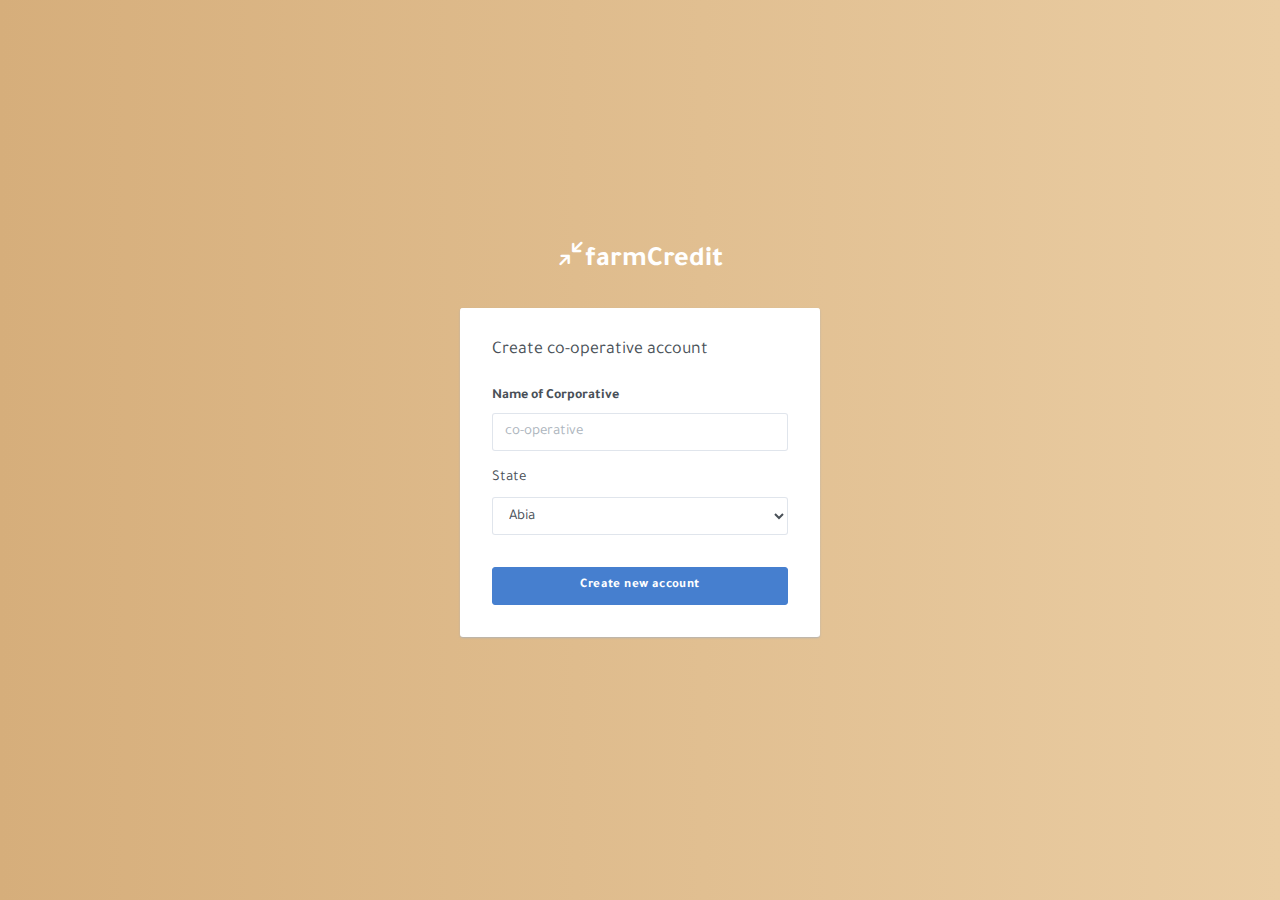
<file: cooperative.html>
<!doctype html>
<html lang="en" dir="ltr">
  <head>
    <meta charset="UTF-8">
    <meta name="viewport" content="width=device-width, user-scalable=no, initial-scale=1.0, maximum-scale=1.0, minimum-scale=1.0">
    <meta http-equiv="X-UA-Compatible" content="ie=edge">
    <meta http-equiv="Content-Language" content="en" />
    <meta name="msapplication-TileColor" content="#2d89ef">
    <meta name="theme-color" content="#4188c9">
    <meta name="apple-mobile-web-app-status-bar-style" content="black-translucent"/>
    <meta name="apple-mobile-web-app-capable" content="yes">
    <meta name="mobile-web-app-capable" content="yes">
    <meta name="HandheldFriendly" content="True">
    <meta name="MobileOptimized" content="320">
    <link rel="icon" href="./favicon.ico" type="image/x-icon"/>
    <link rel="shortcut icon" type="image/x-icon" href="./favicon.ico" />
    <title>Register - edge</title>
   
    <!-- Dashboard Core -->
    <link href="./assets/css/dashboard.css" rel="stylesheet" />
    <link rel="stylesheet" href="./assets/css/app.css">
    <script src="./assets/js/dashboard.js"></script>
  </head>
  <body class="theme-bg">
    <div class="page">
      <div class="page-single">
        <div class="container">
          <div class="row">
            <div class="col col-login mx-auto">
              <div class="text-center mb-6">
                <h2 class="white"><i class="fe fe-minimize-2"></i>farmCredit</h2>
              </div>
              <form class="card" action="" method="post">
                <div class="card-body p-6">
                  <div class="card-title">Create co-operative account</div>
                  <div class="form-group">
                    <label class="form-label">Name of Corporative</label>
                    <input type="text" class="form-control" placeholder="co-operative">
                  </div>
                  <div class="form-group">
                    <label for="sel">State</label>
                    <select class="form-control" id="ex">
                      <option>Abia</option>
                      <option>Adamawa</option>
                      <option>Delta</option>
                      <option>Ekiti</option>
                      <option>Imo</option>
                      <option>Ogun</option>
                      <option>Kogi</option>
                      <option>Zamfara</option>
                    </select>
                  </div>
                  <div class="form-footer">
                    <button type="submit" class="btn btn-primary btn-block">Create new account</button>
                  </div>
                </div>
              </form>
            </div>
          </div>
        </div>
      </div>
    </div>
  </body>
</html>
</file>
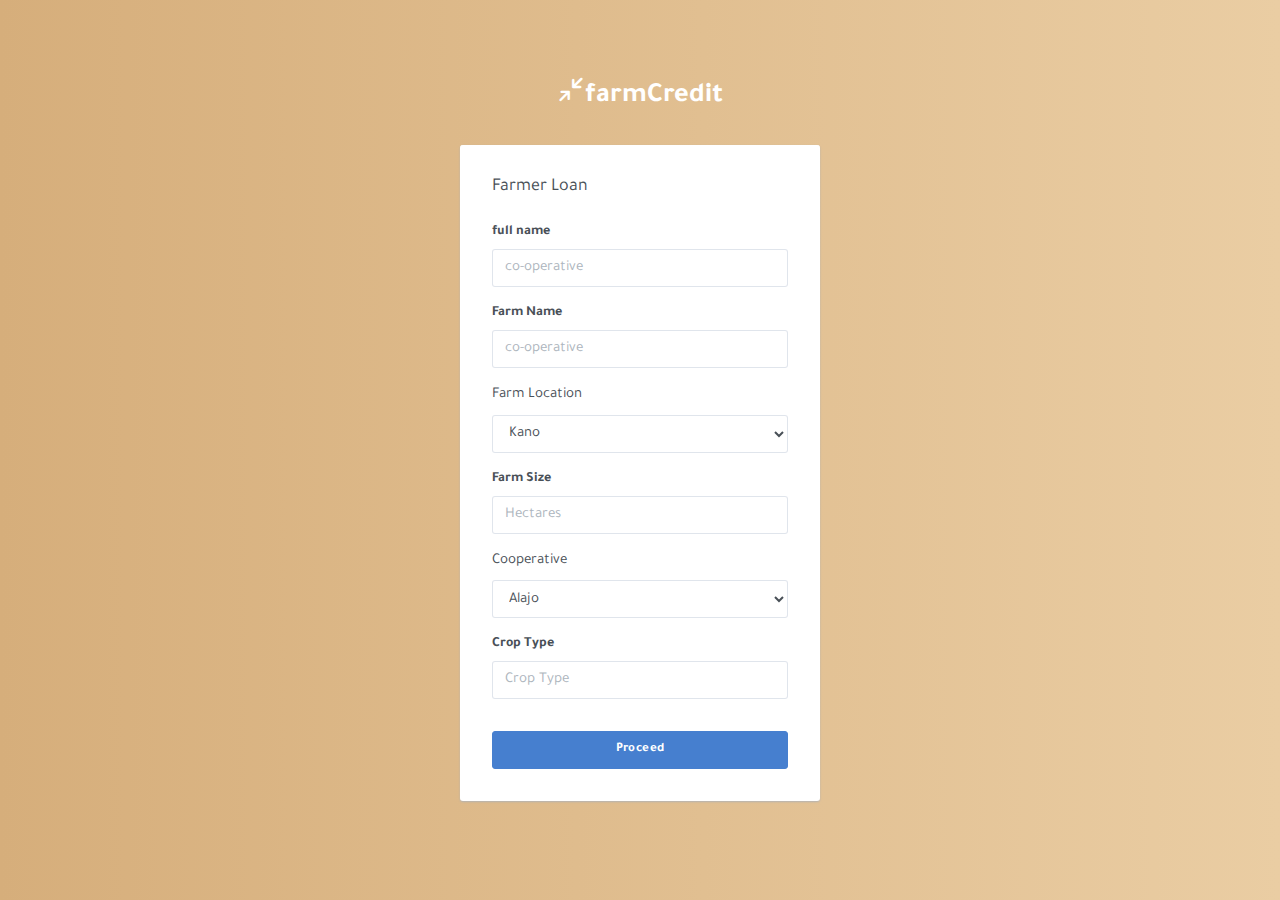
<file: farmer.html>
<!doctype html>
<html lang="en" dir="ltr">
  <head>
    <meta charset="UTF-8">
    <meta name="viewport" content="width=device-width, user-scalable=no, initial-scale=1.0, maximum-scale=1.0, minimum-scale=1.0">
    <meta http-equiv="X-UA-Compatible" content="ie=edge">
    <meta http-equiv="Content-Language" content="en" />
    <meta name="msapplication-TileColor" content="#2d89ef">
    <meta name="theme-color" content="#4188c9">
    <meta name="apple-mobile-web-app-status-bar-style" content="black-translucent"/>
    <meta name="apple-mobile-web-app-capable" content="yes">
    <meta name="mobile-web-app-capable" content="yes">
    <meta name="HandheldFriendly" content="True">
    <meta name="MobileOptimized" content="320">
    <link rel="icon" href="./favicon.ico" type="image/x-icon"/>
    <link rel="shortcut icon" type="image/x-icon" href="./favicon.ico" />
    <title>Farmer Loan</title>
   
    <!-- Dashboard Core -->
    <link href="./assets/css/dashboard.css" rel="stylesheet" />
    <link rel="stylesheet" href="./assets/css/app.css">
    <script src="./assets/js/dashboard.js"></script>
  </head>
  <body class="theme-bg">
    <div class="page">
      <div class="page-single">
        <div class="container">
          <div class="row">
            <div class="col col-login mx-auto">
              <div class="text-center mb-6">
                <h2 class="white"><i class="fe fe-minimize-2"></i>farmCredit</h2>
              </div>
              <form class="card" action="" method="post">
                <div class="card-body p-6">
                  <div class="card-title">Farmer Loan</div>
                  <div class="form-group">
                    <label class="form-label">full name</label>
                    <input type="text" class="form-control" placeholder="co-operative">
                  </div>
                  <div class="form-group">
                    <label class="form-label">Farm Name</label>
                    <input type="text" class="form-control" placeholder="co-operative">
                  </div>
                  <div class="form-group">
                    <label for="sel">Farm Location</label>
                    <select class="form-control" id="ex">
                      <option>Kano</option>
                      <option>Abia</option>
                      <option>Adamawa</option>
                      <option>Delta</option>
                      <option>Ekiti</option>
                      <option>Imo</option>
                      <option>Ogun</option>
                      <option>Kogi</option>
                      <option>Zamfara</option>
                    </select>
                  </div>
                  <div class="form-group">
                    <label class="form-label">Farm Size</label>
                    <input type="text" class="form-control" placeholder="Hectares">
                  </div>
                  <div class="form-group">
                    <label for="sel">Cooperative</label>
                    <select class="form-control" id="ex">
                      <option>Alajo</option>
                      <option>Obi farmers</option>
                      <option>Adamawa</option>
                      <option>Delta</option>
                      <option>Ekiti</option>
                      <option>Imo</option>
                      <option>Ogun</option>
                      <option>Kogi</option>
                      <option>Zamfara</option>
                    </select>
                  </div>
                  <div class="form-group">
                        <label class="form-label">Crop Type</label>
                        <input type="text" class="form-control" placeholder="Crop Type">
                  </div>
                  <div class="form-footer">
                    <button type="submit" class="btn btn-primary btn-block">Proceed</button>
                  </div>
                </div>
              </form>
            </div>
          </div>
        </div>
      </div>
    </div>
  </body>
</html>
</file>
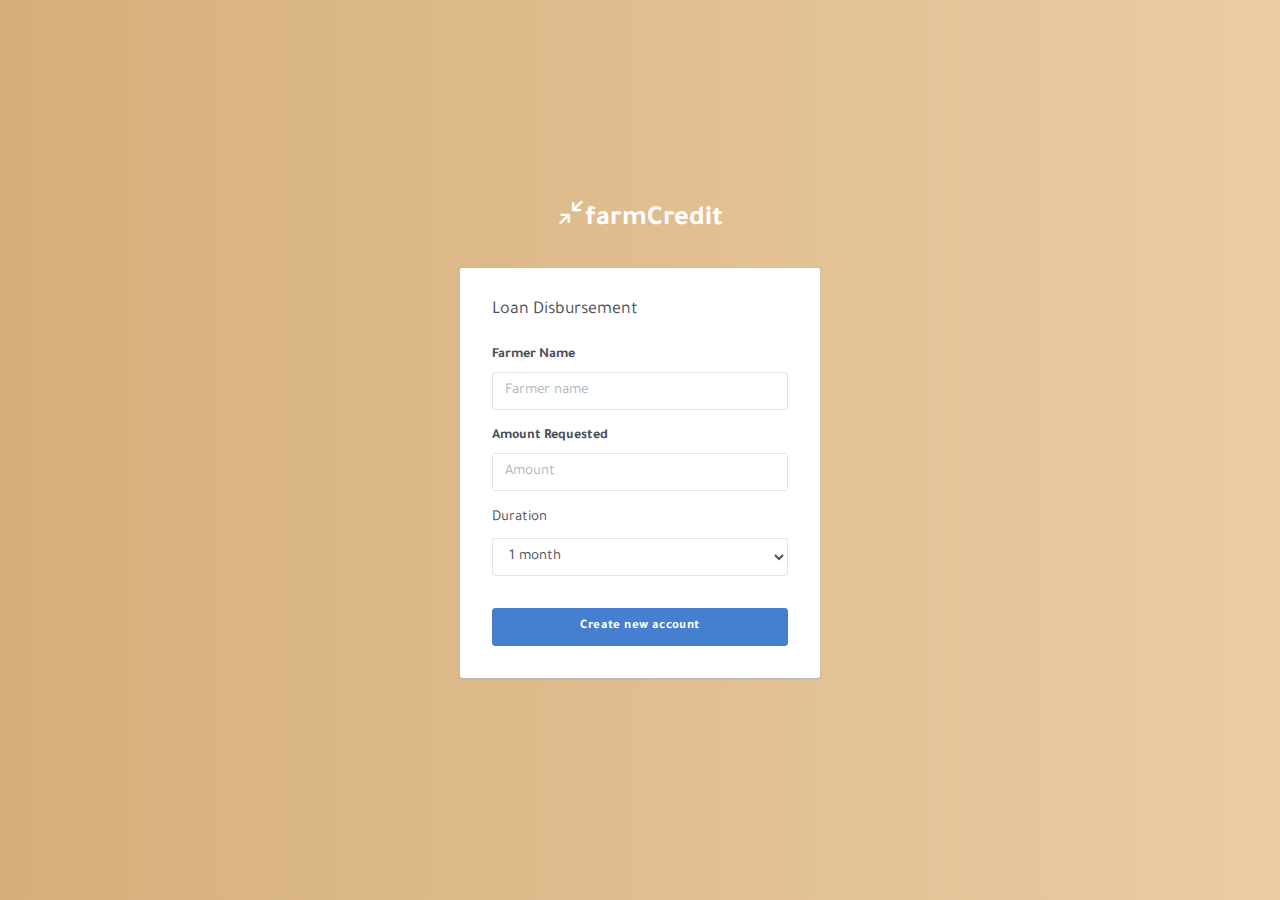
<file: loan.html>
<!doctype html>
<html lang="en" dir="ltr">
  <head>
    <meta charset="UTF-8">
    <meta name="viewport" content="width=device-width, user-scalable=no, initial-scale=1.0, maximum-scale=1.0, minimum-scale=1.0">
    <meta http-equiv="X-UA-Compatible" content="ie=edge">
    <meta http-equiv="Content-Language" content="en" />
    <meta name="msapplication-TileColor" content="#2d89ef">
    <meta name="theme-color" content="#4188c9">
    <meta name="apple-mobile-web-app-status-bar-style" content="black-translucent"/>
    <meta name="apple-mobile-web-app-capable" content="yes">
    <meta name="mobile-web-app-capable" content="yes">
    <meta name="HandheldFriendly" content="True">
    <meta name="MobileOptimized" content="320">
    <link rel="icon" href="./favicon.ico" type="image/x-icon"/>
    <link rel="shortcut icon" type="image/x-icon" href="./favicon.ico" />
    <title>Register - edge</title>
   
    <!-- Dashboard Core -->
    <link href="./assets/css/dashboard.css" rel="stylesheet" />
    <link rel="stylesheet" href="./assets/css/app.css">
    <script src="./assets/js/dashboard.js"></script>
  </head>
  <body class="theme-bg">
    <div class="page">
      <div class="page-single">
        <div class="container">
          <div class="row">
            <div class="col col-login mx-auto">
              <div class="text-center mb-6">
                <h2 class="white"><i class="fe fe-minimize-2"></i>farmCredit</h2>
              </div>
              <form class="card" action="" method="post">
                <div class="card-body p-6">
                  <div class="card-title">Loan Disbursement</div>
                  <div class="form-group">
                    <label class="form-label">Farmer Name</label>
                    <input type="text" class="form-control" placeholder="Farmer name">
                  </div>
                  <div class="form-group">
                    <label class="form-label">Amount Requested</label>
                    <input type="text" class="form-control" placeholder="Amount">
                  </div>
                  <div class="form-group">
                    <label for="sel">Duration</label>
                    <select class="form-control" id="ex">
                      <option>1 month</option>
                      <option>Adamawa</option>
                      <option>Delta</option>
                      <option>Ekiti</option>
                      <option>Imo</option>
                      <option>Ogun</option>
                      <option>Kogi</option>
                      <option>Zamfara</option>
                    </select>
                  </div>
                  <div class="form-footer">
                    <button type="submit" class="btn btn-primary btn-block">Create new account</button>
                  </div>
                </div>
              </form>
            </div>
          </div>
        </div>
      </div>
    </div>
  </body>
</html>
</file>
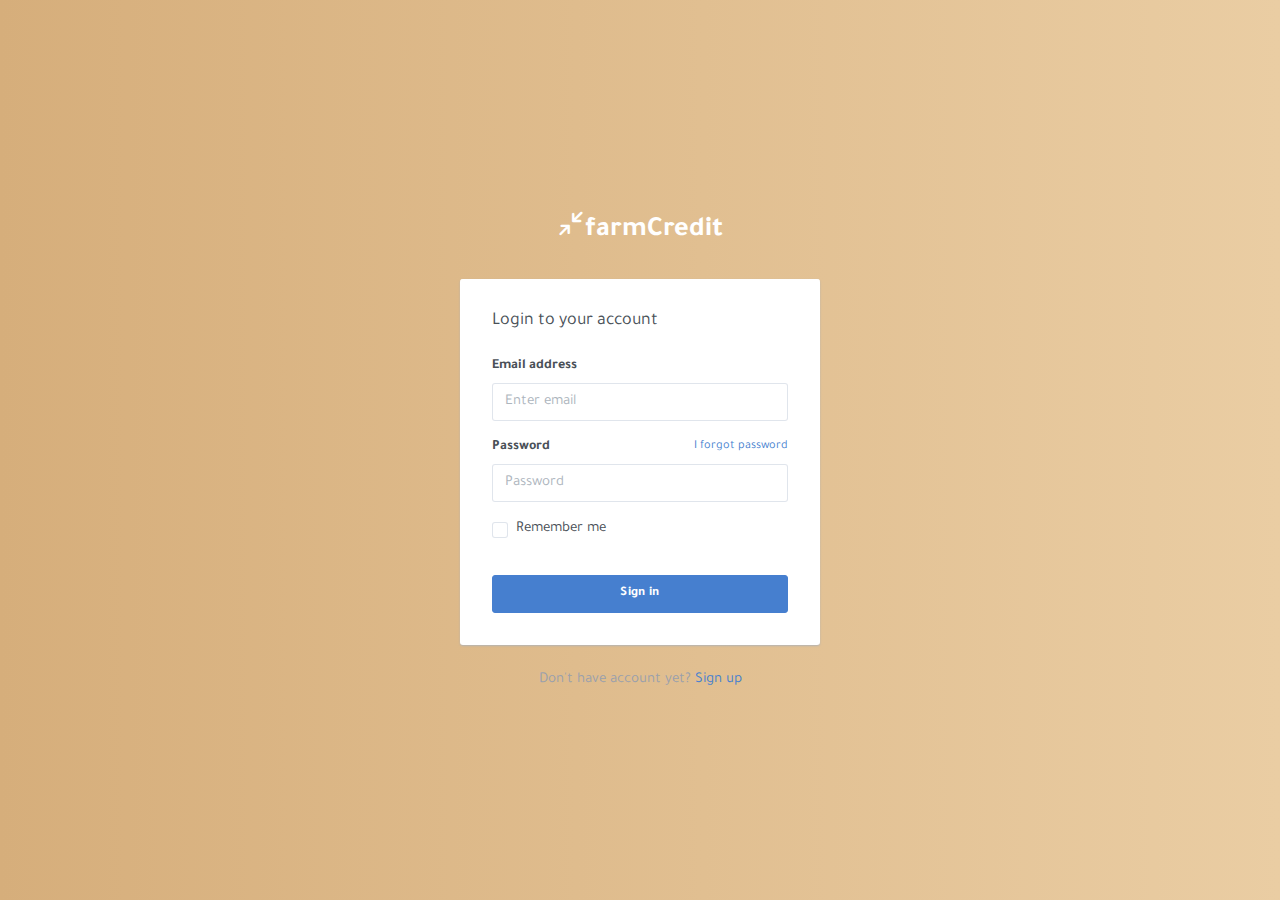
<file: login.html>
<!doctype html>
<html lang="en" dir="ltr">
  <head>
    <meta charset="UTF-8">
    <meta name="viewport" content="width=device-width, user-scalable=no, initial-scale=1.0, maximum-scale=1.0, minimum-scale=1.0">
    <meta http-equiv="X-UA-Compatible" content="ie=edge">
    <meta http-equiv="Content-Language" content="en" />
    <meta name="msapplication-TileColor" content="#2d89ef">
    <meta name="theme-color" content="#4188c9">
    <meta name="apple-mobile-web-app-status-bar-style" content="black-translucent"/>
    <meta name="apple-mobile-web-app-capable" content="yes">
    <meta name="mobile-web-app-capable" content="yes">
    <meta name="HandheldFriendly" content="True">
    <meta name="MobileOptimized" content="320">
    <link rel="icon" href="./favicon.ico" type="image/x-icon"/>
    <link rel="shortcut icon" type="image/x-icon" href="./favicon.ico" />
    <!-- Generated: 2018-04-16 09:29:05 +0200 -->
    <title>Login farmCredit</title>
    <!-- Dashboard Core -->
    <link href="./assets/css/dashboard.css" rel="stylesheet" />
    <link rel="stylesheet" href="./assets/css/app.css">
    <script src="./assets/js/dashboard.js"></script>

  </head>
  <body class="theme-bg">
    <div class="page">
      <div class="page-single">
        <div class="container">
          <div class="row">
            <div class="col col-login mx-auto">
              <div class="text-center mb-6 white">
                <h2><i class="fe fe-minimize-2"></i>farmCredit</h2>
              </div>
              <form class="card" action="" method="post">
                <div class="card-body p-6">
                  <div class="card-title">Login to your account</div>
                  <div class="form-group">
                    <label class="form-label">Email address</label>
                    <input type="email" class="form-control" id="exampleInputEmail1" aria-describedby="emailHelp" placeholder="Enter email">
                  </div>
                  <div class="form-group">
                    <label class="form-label">
                      Password
                      <a href="./forgot-password.html" class="float-right small">I forgot password</a>
                    </label>
                    <input type="password" class="form-control" id="exampleInputPassword1" placeholder="Password">
                  </div>
                  <div class="form-group">
                    <label class="custom-control custom-checkbox">
                      <input type="checkbox" class="custom-control-input" />
                      <span class="custom-control-label">Remember me</span>
                    </label>
                  </div>
                  <div class="form-footer">
                    <button type="submit" class="btn btn-primary btn-block">Sign in</button>
                  </div>
                </div>
              </form>
              <div class="text-center text-muted">
                Don't have account yet? <a href="./signup.html">Sign up</a>
              </div>
            </div>
          </div>
        </div>
      </div>
    </div>
  </body>
</html>
</file>
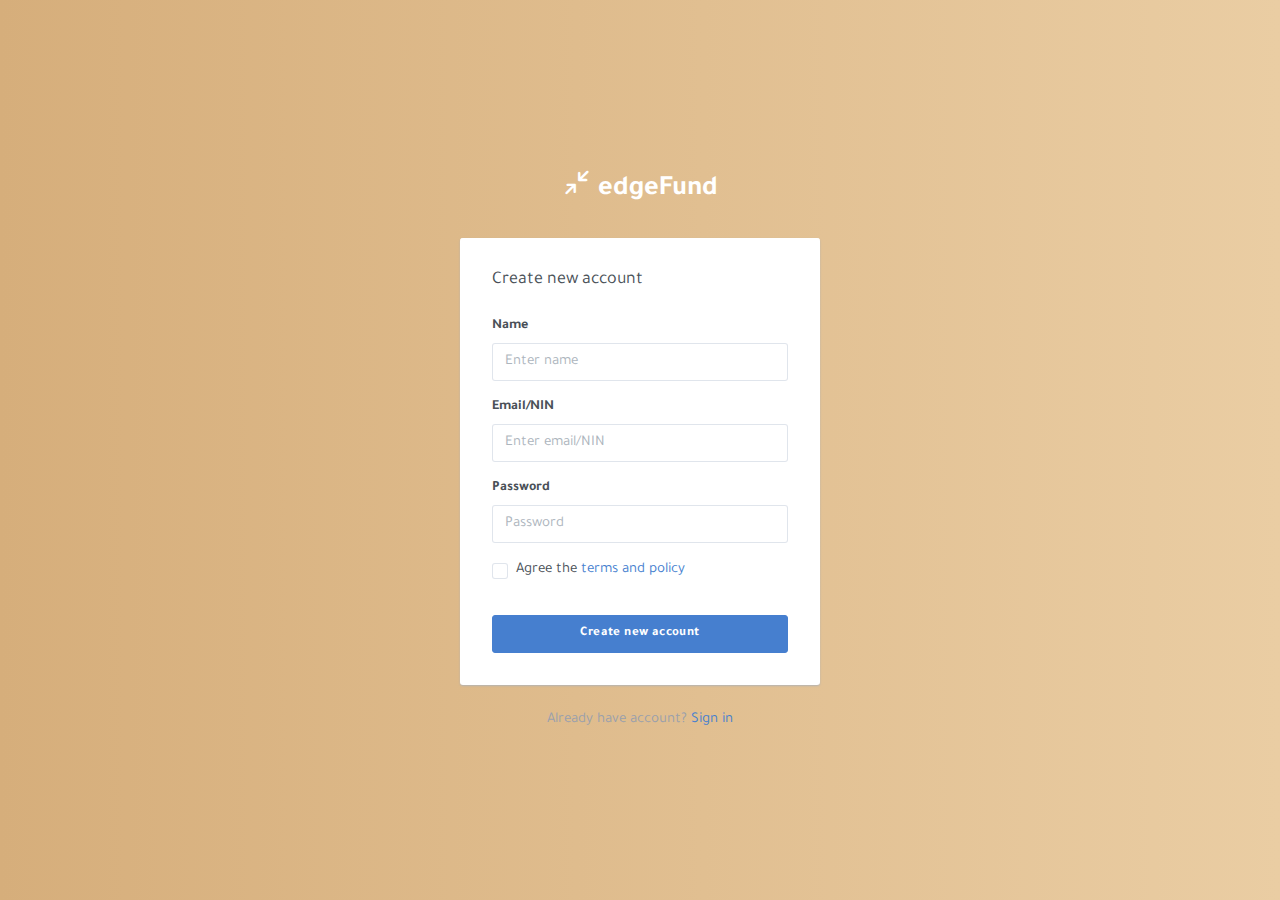
<file: signup.html>
<!doctype html>
<html lang="en" dir="ltr">
  <head>
    <meta charset="UTF-8">
    <meta name="viewport" content="width=device-width, user-scalable=no, initial-scale=1.0, maximum-scale=1.0, minimum-scale=1.0">
    <meta http-equiv="X-UA-Compatible" content="ie=edge">
    <meta http-equiv="Content-Language" content="en" />
    <meta name="msapplication-TileColor" content="#2d89ef">
    <meta name="theme-color" content="#4188c9">
    <meta name="apple-mobile-web-app-status-bar-style" content="black-translucent"/>
    <meta name="apple-mobile-web-app-capable" content="yes">
    <meta name="mobile-web-app-capable" content="yes">
    <meta name="HandheldFriendly" content="True">
    <meta name="MobileOptimized" content="320">
    <link rel="icon" href="./favicon.ico" type="image/x-icon"/>
    <link rel="shortcut icon" type="image/x-icon" href="./favicon.ico" />
    <title>Register - edge</title>
   
    <!-- Dashboard Core -->
    <link href="./assets/css/dashboard.css" rel="stylesheet" />
    <link rel="stylesheet" href="./assets/css/app.css">
    <script src="./assets/js/dashboard.js"></script>
  </head>
  <body class="theme-bg">
    <div class="page">
      <div class="page-single">
        <div class="container">
          <div class="row">
            <div class="col col-login mx-auto">
              <div class="text-center mb-6">
                <h2 class="white"><i class="fe fe-minimize-2"></i> edgeFund</h2>
              </div>
              <form class="card" action="" method="post">
                <div class="card-body p-6">
                  <div class="card-title">Create new account</div>
                  <div class="form-group">
                    <label class="form-label">Name</label>
                    <input type="text" class="form-control" placeholder="Enter name">
                  </div>
                  <div class="form-group">
                    <label class="form-label">Email/NIN</label>
                    <input type="text" class="form-control" placeholder="Enter email/NIN">
                  </div>
                  <div class="form-group">
                    <label class="form-label">Password</label>
                    <input type="password" class="form-control" placeholder="Password">
                  </div>
                  <div class="form-group">
                    <label class="custom-control custom-checkbox">
                      <input type="checkbox" class="custom-control-input" />
                      <span class="custom-control-label">Agree the <a href="terms.html">terms and policy</a></span>
                    </label>
                  </div>
                  <div class="form-footer">
                    <button type="submit" class="btn btn-primary btn-block">Create new account</button>
                  </div>
                </div>
              </form>
              <div class="text-center text-muted">
                Already have account? <a href="./login.html">Sign in</a>
              </div>
            </div>
          </div>
        </div>
      </div>
    </div>
  </body>
</html>
</file>
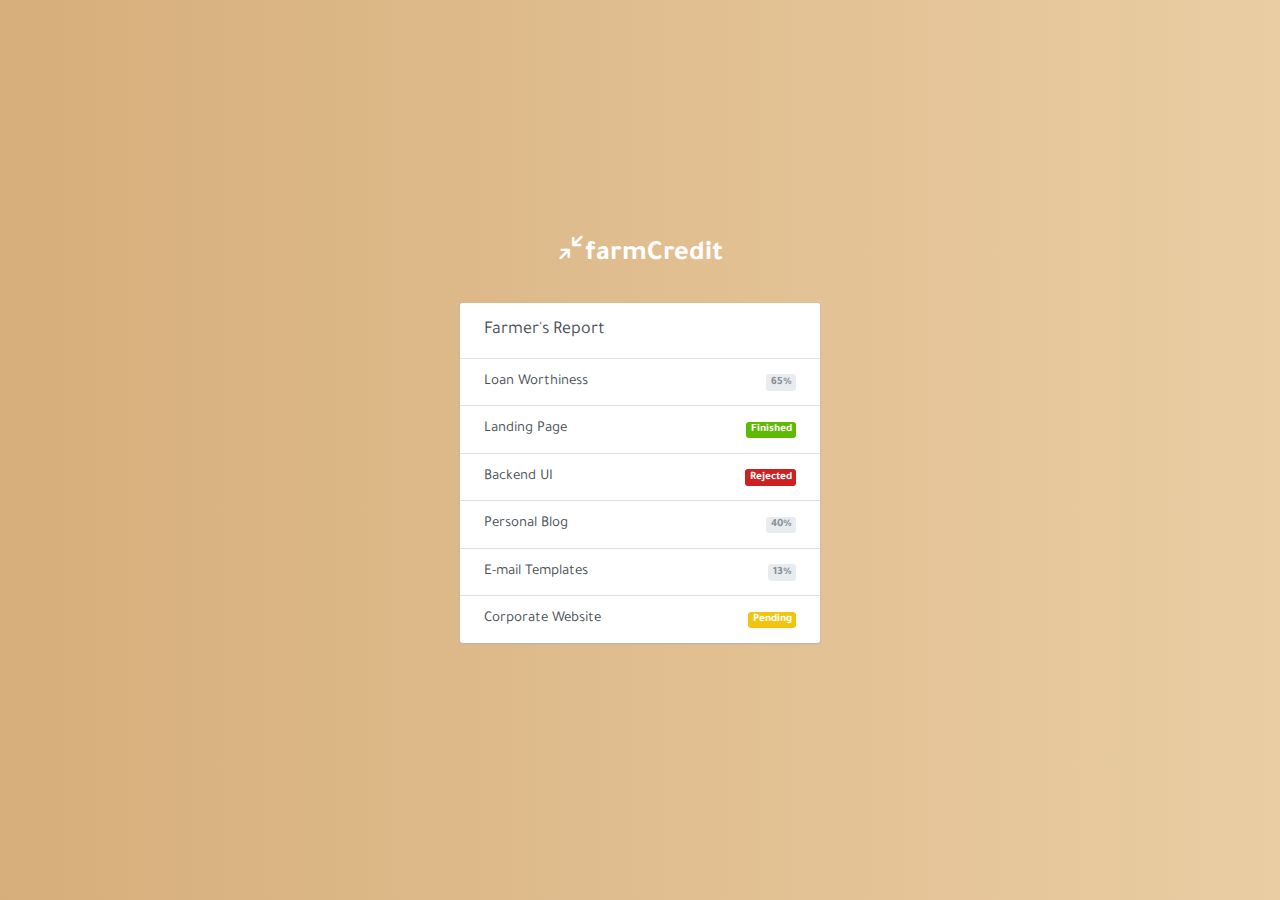
<file: views.html>
<!doctype html>
<html lang="en" dir="ltr">
  <head>
    <meta charset="UTF-8">
    <meta name="viewport" content="width=device-width, user-scalable=no, initial-scale=1.0, maximum-scale=1.0, minimum-scale=1.0">
    <meta http-equiv="X-UA-Compatible" content="ie=edge">
    <meta http-equiv="Content-Language" content="en" />
    <meta name="msapplication-TileColor" content="#2d89ef">
    <meta name="theme-color" content="#4188c9">
    <meta name="apple-mobile-web-app-status-bar-style" content="black-translucent"/>
    <meta name="apple-mobile-web-app-capable" content="yes">
    <meta name="mobile-web-app-capable" content="yes">
    <meta name="HandheldFriendly" content="True">
    <meta name="MobileOptimized" content="320">
    <link rel="icon" href="./favicon.ico" type="image/x-icon"/>
    <link rel="shortcut icon" type="image/x-icon" href="./favicon.ico" />
    <!-- Generated: 2018-04-16 09:29:05 +0200 -->
    <title>Login farmCredit</title>
    <!-- Dashboard Core -->
    <link href="./assets/css/dashboard.css" rel="stylesheet" />
    <link rel="stylesheet" href="./assets/css/app.css">
    <script src="./assets/js/dashboard.js"></script>

  </head>
  <body class="theme-bg">
    <div class="page">
      <div class="page-single">
        <div class="container">
          <div class="row">
            <div class="col col-login mx-auto">
              <div class="text-center mb-6 white">
                <h2><i class="fe fe-minimize-2"></i>farmCredit</h2>
              </div>
              <div class="card">
                <div class="card-header">
                  <h2 class="card-title">Farmer's Report</h2>
                </div>
                <table class="table card-table">
                  <tr>
                    <td>Loan Worthiness</td>
                    <td class="text-right">
                      <span class="badge badge-default">65%</span>
                    </td>
                  </tr>
                  <tr>
                    <td>Landing Page</td>
                    <td class="text-right">
                      <span class="badge badge-success">Finished</span>
                    </td>
                  </tr>
                  <tr>
                    <td>Backend UI</td>
                    <td class="text-right">
                      <span class="badge badge-danger">Rejected</span>
                    </td>
                  </tr>
                  <tr>
                    <td>Personal Blog</td>
                    <td class="text-right">
                      <span class="badge badge-default">40%</span>
                    </td>
                  </tr>
                  <tr>
                    <td>E-mail Templates</td>
                    <td class="text-right">
                      <span class="badge badge-default">13%</span>
                    </td>
                  </tr>
                  <tr>
                    <td>Corporate Website</td>
                    <td class="text-right">
                      <span class="badge badge-warning">Pending</span>
                    </td>
                  </tr>
                </table>
              </div>
            </div>
          </div>
        </div>
      </div>
    </div>
  </body>
</html>
</file>
<file: assets/css/app.css>
@import url('https://fonts.googleapis.com/css?family=Tajawal');
body {
  padding: 0;
  font-family: 'Tajawal', sans-serif;
}
a {
    text-decoration: none !important;
}
.navbar {
    background: transparent !important;
}
.navbar-brand {
    color: #fff !important;
    display: inline-block;
    padding-top: .3125rem;
    padding-bottom: .3125rem;
    margin-right: 1rem;
    font-size: 1.25rem;
    line-height: inherit;
    white-space: nowrap;
}
.navbar-light .navbar-nav .nav-link {
    color:#fff;
}
.navbar .navbar-nav .nav-link:hover {
    color: #eee !important;
}
.app-color {
    color:#1488cc !important;
}
.white {
    color: #fff !important;
}
.theme-white{
    background-color: #fff !important;
}
.shadow-text {
    text-shadow: 0px 4px 3px rgba(0,0,0,0.4),
             0px 8px 13px rgba(0,0,0,0.1),
             0px 18px 23px rgba(0,0,0,0.1);
}
.text-format{
    color:#3c3c3c;
    line-height:1.8;
    text-indent: 20px;
    letter-spacing: 2px;
    font-weight: 100;
    font-size: 16px;
}
.h-format{
    color:#3c3c3c;
    line-height:2;
    font-weight: 100;  
} 
.welcome {
    text-align: center;
    position: relative;
    color: #fff;
    padding-bottom: 1px;
    margin-bottom: 8rem;
    /* background: linear-gradient(to right, #1488cc, #2b32b2); */
    background: #eacda3;  /* fallback for old browsers */
background: -webkit-linear-gradient(to right, #d6ae7b, #eacda3);  /* Chrome 10-25, Safari 5.1-6 */
background: linear-gradient(to right, #d6ae7b, #eacda3); /* W3C, IE 10+/ Edge, Firefox 16+, Chrome 26+, Opera 12+, Safari 7+ */

}
.welcome-header {
    padding: 4rem 0 6rem;
}
.welcome-title {
    font-size: 3rem;
    line-height: 1.1;
    font-weight: 700;
    margin: 0 0 1rem;
}
.welcome-description {
    font-size: 1.5rem;
    font-weight: 300;
    margin: 0;
}
.welcome-image {
    margin-bottom: -7rem;
}
.imaged {
    border-radius: 10px;
    /* border-bottom: 1px solid rgba(0, 0, 0, 0.2);
    box-shadow: 0 1px 5px rgba(0, 0, 0, 0.15) */
    box-shadow:30px 0 0 -15px rgba(255, 255, 255, 0.30),
    60px 0 0 -30px rgba(255,255,255,0.30),
    -30px 0 0 -15px rgba(255,255,255,0.30),
    -60px 0 0 -30px rgba(255,255,255,0.30),
    0 0.5px 0 0 #ffffff inset, 0 1px 2px 0 #B3B3B3;
}
.cardly {
    padding: 10px;
    background-color: #fff;
    border-bottom-left-radius: 40%;
    border-top-right-radius: 5%;
    box-shadow:30px 0 0 -15px rgba(255, 255, 255, 0.30),
    60px 0 0 -30px rgba(255,255,255,0.30),
    -30px 0 0 -15px rgba(255,255,255,0.30),
    -60px 0 0 -30px rgba(255,255,255,0.30),
    0 0.5px 0 0 #ffffff inset, 0 1px 2px 0 #B3B3B3; 
}

.theme-bg{
    height: 100%;
    width: 100%;
    /* background-color: #2b32b2;  */
    background: #eacda3;  /* fallback for old browsers */
background: -webkit-linear-gradient(to right, #d6ae7b, #eacda3);  /* Chrome 10-25, Safari 5.1-6 */
background: linear-gradient(to right, #d6ae7b, #eacda3); /* W3C, IE 10+/ Edge, Firefox 16+, Chrome 26+, Opera 12+, Safari 7+ */

}
.relative {
    position: relative;
    /* height: 100% !important; */
}
/* .signup{
    position: relative;
} */
.form-card {
    background-color: #fff;
    padding: 10px;
    border: 1px solid #eee;
    border-radius: 10px;
}
.carded{
    padding: 10px;
    border-radius: 10px;
    border-bottom: 1px solid rgba(0, 0, 0, 0.2);
	box-shadow: 0 1px 5px rgba(0, 0, 0, 0.15);
}
.flex {
    height: 100%;
    display: flex;
    flex-direction: column;
    justify-content: center;
    align-content: center;
    align-items: center;
    align-self: center;
}
.footer {
    color: #fff !important;
    background: #eacda3;
    background: -webkit-linear-gradient(to right, #d6ae7b, #eacda3);
    background: linear-gradient(to right, #d6ae7b, #eacda3);
    
}

/* .header {
    padding-top: .75rem;
    padding-bottom: .75rem;
    background: #fff;
    border-bottom: 1px solid rgba(0, 40, 100, 0.12);
} */
.header-brand {
    color: inherit;
    margin-right: 1rem;
    font-size: 1.25rem;
    white-space: nowrap;
    font-weight: 600;
    padding: 0;
    transition: .3s opacity;
    line-height: 2rem;
  }
  
  .header-brand:hover {
    opacity: .8;
    color: inherit;
    text-decoration: none;
  }
</file>
<file: assets/css/dashboard.css>
@charset "UTF-8";
/**
Dashboard UI
 */
/*!
 * Bootstrap v4.1.0 (https://getbootstrap.com/)
 * Copyright 2011-2018 The Bootstrap Authors
 * Copyright 2011-2018 Twitter, Inc.
 * Licensed under MIT (https://github.com/twbs/bootstrap/blob/master/LICENSE)
 */
:root {
  --blue: #467fcf;
  --indigo: #6574cd;
  --purple: #a55eea;
  --pink: #f66d9b;
  --red: #cd201f;
  --orange: #fd9644;
  --yellow: #f1c40f;
  --green: #5eba00;
  --teal: #2bcbba;
  --cyan: #17a2b8;
  --white: #fff;
  --gray: #868e96;
  --gray-dark: #343a40;
  --azure: #45aaf2;
  --lime: #7bd235;
  --primary: #467fcf;
  --secondary: #868e96;
  --success: #5eba00;
  --info: #45aaf2;
  --warning: #f1c40f;
  --danger: #cd201f;
  --light: #f8f9fa;
  --dark: #343a40;
  --breakpoint-xs: 0;
  --breakpoint-sm: 576px;
  --breakpoint-md: 768px;
  --breakpoint-lg: 992px;
  --breakpoint-xl: 1280px;
  --font-family-sans-serif: -apple-system, BlinkMacSystemFont, "Segoe UI", Roboto, "Helvetica Neue", Arial, sans-serif, "Apple Color Emoji", "Segoe UI Emoji", "Segoe UI Symbol";
  --font-family-monospace: Monaco, Consolas, "Liberation Mono", "Courier New", monospace;
}

*,
*::before,
*::after {
  box-sizing: border-box;
}

html {
  font-family: sans-serif;
  line-height: 1.15;
  -webkit-text-size-adjust: 100%;
  -ms-text-size-adjust: 100%;
  -ms-overflow-style: scrollbar;
  -webkit-tap-highlight-color: transparent;
}

@-ms-viewport {
  width: device-width;
}

article, aside, dialog, figcaption, figure, footer, header, hgroup, main, nav, section {
  display: block;
}

body {
  margin: 0;
  font-family: "Source Sans Pro", -apple-system, BlinkMacSystemFont, "Segoe UI", "Helvetica Neue", Arial, sans-serif;
  font-size: 0.9375rem;
  font-weight: 400;
  line-height: 1.5;
  color: #495057;
  text-align: left;
  background-color: #f5f7fb;
}

[tabindex="-1"]:focus {
  outline: 0 !important;
}

hr {
  box-sizing: content-box;
  height: 0;
  overflow: visible;
}

h1, h2, h3, h4, h5, h6 {
  margin-top: 0;
  margin-bottom: 0.66em;
}

p {
  margin-top: 0;
  margin-bottom: 1rem;
}

abbr[title],
abbr[data-original-title] {
  text-decoration: underline;
  -webkit-text-decoration: underline dotted;
  text-decoration: underline dotted;
  cursor: help;
  border-bottom: 0;
}

address {
  margin-bottom: 1rem;
  font-style: normal;
  line-height: inherit;
}

ol,
ul,
dl {
  margin-top: 0;
  margin-bottom: 1rem;
}

ol ol,
ul ul,
ol ul,
ul ol {
  margin-bottom: 0;
}

dt {
  font-weight: 700;
}

dd {
  margin-bottom: .5rem;
  margin-left: 0;
}

blockquote {
  margin: 0 0 1rem;
}

dfn {
  font-style: italic;
}

b,
strong {
  font-weight: bolder;
}

small {
  font-size: 80%;
}

sub,
sup {
  position: relative;
  font-size: 75%;
  line-height: 0;
  vertical-align: baseline;
}

sub {
  bottom: -.25em;
}

sup {
  top: -.5em;
}

a {
  color: #467fcf;
  text-decoration: none;
  background-color: transparent;
  -webkit-text-decoration-skip: objects;
}

a:hover {
  color: #295a9f;
  text-decoration: underline;
}

a:not([href]):not([tabindex]) {
  color: inherit;
  text-decoration: none;
}

a:not([href]):not([tabindex]):hover, a:not([href]):not([tabindex]):focus {
  color: inherit;
  text-decoration: none;
}

a:not([href]):not([tabindex]):focus {
  outline: 0;
}

pre,
code,
kbd,
samp {
  font-family: monospace, monospace;
  font-size: 1em;
}

pre {
  margin-top: 0;
  margin-bottom: 1rem;
  overflow: auto;
  -ms-overflow-style: scrollbar;
}

figure {
  margin: 0 0 1rem;
}

img {
  vertical-align: middle;
  border-style: none;
}

svg:not(:root) {
  overflow: hidden;
}

table {
  border-collapse: collapse;
}

caption {
  padding-top: 0.75rem;
  padding-bottom: 0.75rem;
  color: #9aa0ac;
  text-align: left;
  caption-side: bottom;
}

th {
  text-align: inherit;
}

label {
  display: inline-block;
  margin-bottom: 0.5rem;
}

button {
  border-radius: 0;
}

button:focus {
  outline: 1px dotted;
  outline: 5px auto -webkit-focus-ring-color;
}

input,
button,
select,
optgroup,
textarea {
  margin: 0;
  font-family: inherit;
  font-size: inherit;
  line-height: inherit;
}

button,
input {
  overflow: visible;
}

button,
select {
  text-transform: none;
}

button,
html [type="button"],
[type="reset"],
[type="submit"] {
  -webkit-appearance: button;
}

button::-moz-focus-inner,
[type="button"]::-moz-focus-inner,
[type="reset"]::-moz-focus-inner,
[type="submit"]::-moz-focus-inner {
  padding: 0;
  border-style: none;
}

input[type="radio"],
input[type="checkbox"] {
  box-sizing: border-box;
  padding: 0;
}

input[type="date"],
input[type="time"],
input[type="datetime-local"],
input[type="month"] {
  -webkit-appearance: listbox;
}

textarea {
  overflow: auto;
  resize: vertical;
}

fieldset {
  min-width: 0;
  padding: 0;
  margin: 0;
  border: 0;
}

legend {
  display: block;
  width: 100%;
  max-width: 100%;
  padding: 0;
  margin-bottom: .5rem;
  font-size: 1.5rem;
  line-height: inherit;
  color: inherit;
  white-space: normal;
}

progress {
  vertical-align: baseline;
}

[type="number"]::-webkit-inner-spin-button,
[type="number"]::-webkit-outer-spin-button {
  height: auto;
}

[type="search"] {
  outline-offset: -2px;
  -webkit-appearance: none;
}

[type="search"]::-webkit-search-cancel-button,
[type="search"]::-webkit-search-decoration {
  -webkit-appearance: none;
}

::-webkit-file-upload-button {
  font: inherit;
  -webkit-appearance: button;
}

output {
  display: inline-block;
}

summary {
  display: list-item;
  cursor: pointer;
}

template {
  display: none;
}

[hidden] {
  display: none !important;
}

h1, h2, h3, h4, h5, h6,
.h1, .h2, .h3, .h4, .h5, .h6 {
  margin-bottom: 0.66em;
  font-family: inherit;
  font-weight: 600;
  line-height: 1.1;
  color: inherit;
}

h1, .h1 {
  font-size: 2rem;
}

h2, .h2 {
  font-size: 1.75rem;
}

h3, .h3 {
  font-size: 1.5rem;
}

h4, .h4 {
  font-size: 1.125rem;
}

h5, .h5 {
  font-size: 1rem;
}

h6, .h6 {
  font-size: 0.875rem;
}

.lead {
  font-size: 1.171875rem;
  font-weight: 300;
}

.display-1 {
  font-size: 4.5rem;
  font-weight: 300;
  line-height: 1.1;
}

.display-2 {
  font-size: 4rem;
  font-weight: 300;
  line-height: 1.1;
}

.display-3 {
  font-size: 3.5rem;
  font-weight: 300;
  line-height: 1.1;
}

.display-4 {
  font-size: 3rem;
  font-weight: 300;
  line-height: 1.1;
}

hr {
  margin-top: 1rem;
  margin-bottom: 1rem;
  border: 0;
  border-top: 1px solid rgba(0, 40, 100, 0.12);
}

small,
.small {
  font-size: 87.5%;
  font-weight: 400;
}

mark,
.mark {
  padding: 0.2em;
  background-color: #fcf8e3;
}

.list-unstyled {
  padding-left: 0;
  list-style: none;
}

.list-inline {
  padding-left: 0;
  list-style: none;
}

.list-inline-item {
  display: inline-block;
}

.list-inline-item:not(:last-child) {
  margin-right: 0.5rem;
}

.initialism {
  font-size: 90%;
  text-transform: uppercase;
}

.blockquote {
  margin-bottom: 1rem;
  font-size: 1.171875rem;
}

.blockquote-footer {
  display: block;
  font-size: 80%;
  color: #868e96;
}

.blockquote-footer::before {
  content: "\2014 \00A0";
}

.img-fluid {
  max-width: 100%;
  height: auto;
}

.img-thumbnail {
  padding: 0.25rem;
  background-color: #fff;
  border: 1px solid #dee2e6;
  border-radius: 3px;
  max-width: 100%;
  height: auto;
}

.figure {
  display: inline-block;
}

.figure-img {
  margin-bottom: 0.5rem;
  line-height: 1;
}

.figure-caption {
  font-size: 90%;
  color: #868e96;
}

code,
kbd,
pre,
samp {
  font-family: Monaco, Consolas, "Liberation Mono", "Courier New", monospace;
}

code {
  font-size: 85%;
  color: inherit;
  word-break: break-word;
}

a > code {
  color: inherit;
}

kbd {
  padding: 0.2rem 0.4rem;
  font-size: 85%;
  color: #fff;
  background-color: #343a40;
  border-radius: 3px;
}

kbd kbd {
  padding: 0;
  font-size: 100%;
  font-weight: 700;
}

pre {
  display: block;
  font-size: 85%;
  color: #212529;
}

pre code {
  font-size: inherit;
  color: inherit;
  word-break: normal;
}

.pre-scrollable {
  max-height: 340px;
  overflow-y: scroll;
}

.container {
  width: 100%;
  padding-right: 0.75rem;
  padding-left: 0.75rem;
  margin-right: auto;
  margin-left: auto;
}

@media (min-width: 576px) {
  .container {
    max-width: 540px;
  }
}

@media (min-width: 768px) {
  .container {
    max-width: 720px;
  }
}

@media (min-width: 992px) {
  .container {
    max-width: 960px;
  }
}

@media (min-width: 1280px) {
  .container {
    max-width: 1200px;
  }
}

.container-fluid {
  width: 100%;
  padding-right: 0.75rem;
  padding-left: 0.75rem;
  margin-right: auto;
  margin-left: auto;
}

.row {
  display: -ms-flexbox;
  display: flex;
  -ms-flex-wrap: wrap;
  flex-wrap: wrap;
  margin-right: -0.75rem;
  margin-left: -0.75rem;
}

.no-gutters {
  margin-right: 0;
  margin-left: 0;
}

.no-gutters > .col,
.no-gutters > [class*="col-"] {
  padding-right: 0;
  padding-left: 0;
}

.col-1, .col-2, .col-3, .col-4, .col-5, .col-6, .col-7, .col-8, .col-9, .col-10, .col-11, .col-12, .col,
.col-auto, .col-sm-1, .col-sm-2, .col-sm-3, .col-sm-4, .col-sm-5, .col-sm-6, .col-sm-7, .col-sm-8, .col-sm-9, .col-sm-10, .col-sm-11, .col-sm-12, .col-sm,
.col-sm-auto, .col-md-1, .col-md-2, .col-md-3, .col-md-4, .col-md-5, .col-md-6, .col-md-7, .col-md-8, .col-md-9, .col-md-10, .col-md-11, .col-md-12, .col-md,
.col-md-auto, .col-lg-1, .col-lg-2, .col-lg-3, .col-lg-4, .col-lg-5, .col-lg-6, .col-lg-7, .col-lg-8, .col-lg-9, .col-lg-10, .col-lg-11, .col-lg-12, .col-lg,
.col-lg-auto, .col-xl-1, .col-xl-2, .col-xl-3, .col-xl-4, .col-xl-5, .col-xl-6, .col-xl-7, .col-xl-8, .col-xl-9, .col-xl-10, .col-xl-11, .col-xl-12, .col-xl,
.col-xl-auto {
  position: relative;
  width: 100%;
  min-height: 1px;
  padding-right: 0.75rem;
  padding-left: 0.75rem;
}

.col {
  -ms-flex-preferred-size: 0;
  flex-basis: 0;
  -ms-flex-positive: 1;
  flex-grow: 1;
  max-width: 100%;
}

.col-auto {
  -ms-flex: 0 0 auto;
  flex: 0 0 auto;
  width: auto;
  max-width: none;
}

.col-1 {
  -ms-flex: 0 0 8.33333333%;
  flex: 0 0 8.33333333%;
  max-width: 8.33333333%;
}

.col-2 {
  -ms-flex: 0 0 16.66666667%;
  flex: 0 0 16.66666667%;
  max-width: 16.66666667%;
}

.col-3 {
  -ms-flex: 0 0 25%;
  flex: 0 0 25%;
  max-width: 25%;
}

.col-4 {
  -ms-flex: 0 0 33.33333333%;
  flex: 0 0 33.33333333%;
  max-width: 33.33333333%;
}

.col-5 {
  -ms-flex: 0 0 41.66666667%;
  flex: 0 0 41.66666667%;
  max-width: 41.66666667%;
}

.col-6 {
  -ms-flex: 0 0 50%;
  flex: 0 0 50%;
  max-width: 50%;
}

.col-7 {
  -ms-flex: 0 0 58.33333333%;
  flex: 0 0 58.33333333%;
  max-width: 58.33333333%;
}

.col-8 {
  -ms-flex: 0 0 66.66666667%;
  flex: 0 0 66.66666667%;
  max-width: 66.66666667%;
}

.col-9 {
  -ms-flex: 0 0 75%;
  flex: 0 0 75%;
  max-width: 75%;
}

.col-10 {
  -ms-flex: 0 0 83.33333333%;
  flex: 0 0 83.33333333%;
  max-width: 83.33333333%;
}

.col-11 {
  -ms-flex: 0 0 91.66666667%;
  flex: 0 0 91.66666667%;
  max-width: 91.66666667%;
}

.col-12 {
  -ms-flex: 0 0 100%;
  flex: 0 0 100%;
  max-width: 100%;
}

.order-first {
  -ms-flex-order: -1;
  order: -1;
}

.order-last {
  -ms-flex-order: 13;
  order: 13;
}

.order-0 {
  -ms-flex-order: 0;
  order: 0;
}

.order-1 {
  -ms-flex-order: 1;
  order: 1;
}

.order-2 {
  -ms-flex-order: 2;
  order: 2;
}

.order-3 {
  -ms-flex-order: 3;
  order: 3;
}

.order-4 {
  -ms-flex-order: 4;
  order: 4;
}

.order-5 {
  -ms-flex-order: 5;
  order: 5;
}

.order-6 {
  -ms-flex-order: 6;
  order: 6;
}

.order-7 {
  -ms-flex-order: 7;
  order: 7;
}

.order-8 {
  -ms-flex-order: 8;
  order: 8;
}

.order-9 {
  -ms-flex-order: 9;
  order: 9;
}

.order-10 {
  -ms-flex-order: 10;
  order: 10;
}

.order-11 {
  -ms-flex-order: 11;
  order: 11;
}

.order-12 {
  -ms-flex-order: 12;
  order: 12;
}

.offset-1 {
  margin-left: 8.33333333%;
}

.offset-2 {
  margin-left: 16.66666667%;
}

.offset-3 {
  margin-left: 25%;
}

.offset-4 {
  margin-left: 33.33333333%;
}

.offset-5 {
  margin-left: 41.66666667%;
}

.offset-6 {
  margin-left: 50%;
}

.offset-7 {
  margin-left: 58.33333333%;
}

.offset-8 {
  margin-left: 66.66666667%;
}

.offset-9 {
  margin-left: 75%;
}

.offset-10 {
  margin-left: 83.33333333%;
}

.offset-11 {
  margin-left: 91.66666667%;
}

@media (min-width: 576px) {
  .col-sm {
    -ms-flex-preferred-size: 0;
    flex-basis: 0;
    -ms-flex-positive: 1;
    flex-grow: 1;
    max-width: 100%;
  }
  .col-sm-auto {
    -ms-flex: 0 0 auto;
    flex: 0 0 auto;
    width: auto;
    max-width: none;
  }
  .col-sm-1 {
    -ms-flex: 0 0 8.33333333%;
    flex: 0 0 8.33333333%;
    max-width: 8.33333333%;
  }
  .col-sm-2 {
    -ms-flex: 0 0 16.66666667%;
    flex: 0 0 16.66666667%;
    max-width: 16.66666667%;
  }
  .col-sm-3 {
    -ms-flex: 0 0 25%;
    flex: 0 0 25%;
    max-width: 25%;
  }
  .col-sm-4 {
    -ms-flex: 0 0 33.33333333%;
    flex: 0 0 33.33333333%;
    max-width: 33.33333333%;
  }
  .col-sm-5 {
    -ms-flex: 0 0 41.66666667%;
    flex: 0 0 41.66666667%;
    max-width: 41.66666667%;
  }
  .col-sm-6 {
    -ms-flex: 0 0 50%;
    flex: 0 0 50%;
    max-width: 50%;
  }
  .col-sm-7 {
    -ms-flex: 0 0 58.33333333%;
    flex: 0 0 58.33333333%;
    max-width: 58.33333333%;
  }
  .col-sm-8 {
    -ms-flex: 0 0 66.66666667%;
    flex: 0 0 66.66666667%;
    max-width: 66.66666667%;
  }
  .col-sm-9 {
    -ms-flex: 0 0 75%;
    flex: 0 0 75%;
    max-width: 75%;
  }
  .col-sm-10 {
    -ms-flex: 0 0 83.33333333%;
    flex: 0 0 83.33333333%;
    max-width: 83.33333333%;
  }
  .col-sm-11 {
    -ms-flex: 0 0 91.66666667%;
    flex: 0 0 91.66666667%;
    max-width: 91.66666667%;
  }
  .col-sm-12 {
    -ms-flex: 0 0 100%;
    flex: 0 0 100%;
    max-width: 100%;
  }
  .order-sm-first {
    -ms-flex-order: -1;
    order: -1;
  }
  .order-sm-last {
    -ms-flex-order: 13;
    order: 13;
  }
  .order-sm-0 {
    -ms-flex-order: 0;
    order: 0;
  }
  .order-sm-1 {
    -ms-flex-order: 1;
    order: 1;
  }
  .order-sm-2 {
    -ms-flex-order: 2;
    order: 2;
  }
  .order-sm-3 {
    -ms-flex-order: 3;
    order: 3;
  }
  .order-sm-4 {
    -ms-flex-order: 4;
    order: 4;
  }
  .order-sm-5 {
    -ms-flex-order: 5;
    order: 5;
  }
  .order-sm-6 {
    -ms-flex-order: 6;
    order: 6;
  }
  .order-sm-7 {
    -ms-flex-order: 7;
    order: 7;
  }
  .order-sm-8 {
    -ms-flex-order: 8;
    order: 8;
  }
  .order-sm-9 {
    -ms-flex-order: 9;
    order: 9;
  }
  .order-sm-10 {
    -ms-flex-order: 10;
    order: 10;
  }
  .order-sm-11 {
    -ms-flex-order: 11;
    order: 11;
  }
  .order-sm-12 {
    -ms-flex-order: 12;
    order: 12;
  }
  .offset-sm-0 {
    margin-left: 0;
  }
  .offset-sm-1 {
    margin-left: 8.33333333%;
  }
  .offset-sm-2 {
    margin-left: 16.66666667%;
  }
  .offset-sm-3 {
    margin-left: 25%;
  }
  .offset-sm-4 {
    margin-left: 33.33333333%;
  }
  .offset-sm-5 {
    margin-left: 41.66666667%;
  }
  .offset-sm-6 {
    margin-left: 50%;
  }
  .offset-sm-7 {
    margin-left: 58.33333333%;
  }
  .offset-sm-8 {
    margin-left: 66.66666667%;
  }
  .offset-sm-9 {
    margin-left: 75%;
  }
  .offset-sm-10 {
    margin-left: 83.33333333%;
  }
  .offset-sm-11 {
    margin-left: 91.66666667%;
  }
}

@media (min-width: 768px) {
  .col-md {
    -ms-flex-preferred-size: 0;
    flex-basis: 0;
    -ms-flex-positive: 1;
    flex-grow: 1;
    max-width: 100%;
  }
  .col-md-auto {
    -ms-flex: 0 0 auto;
    flex: 0 0 auto;
    width: auto;
    max-width: none;
  }
  .col-md-1 {
    -ms-flex: 0 0 8.33333333%;
    flex: 0 0 8.33333333%;
    max-width: 8.33333333%;
  }
  .col-md-2 {
    -ms-flex: 0 0 16.66666667%;
    flex: 0 0 16.66666667%;
    max-width: 16.66666667%;
  }
  .col-md-3 {
    -ms-flex: 0 0 25%;
    flex: 0 0 25%;
    max-width: 25%;
  }
  .col-md-4 {
    -ms-flex: 0 0 33.33333333%;
    flex: 0 0 33.33333333%;
    max-width: 33.33333333%;
  }
  .col-md-5 {
    -ms-flex: 0 0 41.66666667%;
    flex: 0 0 41.66666667%;
    max-width: 41.66666667%;
  }
  .col-md-6 {
    -ms-flex: 0 0 50%;
    flex: 0 0 50%;
    max-width: 50%;
  }
  .col-md-7 {
    -ms-flex: 0 0 58.33333333%;
    flex: 0 0 58.33333333%;
    max-width: 58.33333333%;
  }
  .col-md-8 {
    -ms-flex: 0 0 66.66666667%;
    flex: 0 0 66.66666667%;
    max-width: 66.66666667%;
  }
  .col-md-9 {
    -ms-flex: 0 0 75%;
    flex: 0 0 75%;
    max-width: 75%;
  }
  .col-md-10 {
    -ms-flex: 0 0 83.33333333%;
    flex: 0 0 83.33333333%;
    max-width: 83.33333333%;
  }
  .col-md-11 {
    -ms-flex: 0 0 91.66666667%;
    flex: 0 0 91.66666667%;
    max-width: 91.66666667%;
  }
  .col-md-12 {
    -ms-flex: 0 0 100%;
    flex: 0 0 100%;
    max-width: 100%;
  }
  .order-md-first {
    -ms-flex-order: -1;
    order: -1;
  }
  .order-md-last {
    -ms-flex-order: 13;
    order: 13;
  }
  .order-md-0 {
    -ms-flex-order: 0;
    order: 0;
  }
  .order-md-1 {
    -ms-flex-order: 1;
    order: 1;
  }
  .order-md-2 {
    -ms-flex-order: 2;
    order: 2;
  }
  .order-md-3 {
    -ms-flex-order: 3;
    order: 3;
  }
  .order-md-4 {
    -ms-flex-order: 4;
    order: 4;
  }
  .order-md-5 {
    -ms-flex-order: 5;
    order: 5;
  }
  .order-md-6 {
    -ms-flex-order: 6;
    order: 6;
  }
  .order-md-7 {
    -ms-flex-order: 7;
    order: 7;
  }
  .order-md-8 {
    -ms-flex-order: 8;
    order: 8;
  }
  .order-md-9 {
    -ms-flex-order: 9;
    order: 9;
  }
  .order-md-10 {
    -ms-flex-order: 10;
    order: 10;
  }
  .order-md-11 {
    -ms-flex-order: 11;
    order: 11;
  }
  .order-md-12 {
    -ms-flex-order: 12;
    order: 12;
  }
  .offset-md-0 {
    margin-left: 0;
  }
  .offset-md-1 {
    margin-left: 8.33333333%;
  }
  .offset-md-2 {
    margin-left: 16.66666667%;
  }
  .offset-md-3 {
    margin-left: 25%;
  }
  .offset-md-4 {
    margin-left: 33.33333333%;
  }
  .offset-md-5 {
    margin-left: 41.66666667%;
  }
  .offset-md-6 {
    margin-left: 50%;
  }
  .offset-md-7 {
    margin-left: 58.33333333%;
  }
  .offset-md-8 {
    margin-left: 66.66666667%;
  }
  .offset-md-9 {
    margin-left: 75%;
  }
  .offset-md-10 {
    margin-left: 83.33333333%;
  }
  .offset-md-11 {
    margin-left: 91.66666667%;
  }
}

@media (min-width: 992px) {
  .col-lg {
    -ms-flex-preferred-size: 0;
    flex-basis: 0;
    -ms-flex-positive: 1;
    flex-grow: 1;
    max-width: 100%;
  }
  .col-lg-auto {
    -ms-flex: 0 0 auto;
    flex: 0 0 auto;
    width: auto;
    max-width: none;
  }
  .col-lg-1 {
    -ms-flex: 0 0 8.33333333%;
    flex: 0 0 8.33333333%;
    max-width: 8.33333333%;
  }
  .col-lg-2 {
    -ms-flex: 0 0 16.66666667%;
    flex: 0 0 16.66666667%;
    max-width: 16.66666667%;
  }
  .col-lg-3 {
    -ms-flex: 0 0 25%;
    flex: 0 0 25%;
    max-width: 25%;
  }
  .col-lg-4 {
    -ms-flex: 0 0 33.33333333%;
    flex: 0 0 33.33333333%;
    max-width: 33.33333333%;
  }
  .col-lg-5 {
    -ms-flex: 0 0 41.66666667%;
    flex: 0 0 41.66666667%;
    max-width: 41.66666667%;
  }
  .col-lg-6 {
    -ms-flex: 0 0 50%;
    flex: 0 0 50%;
    max-width: 50%;
  }
  .col-lg-7 {
    -ms-flex: 0 0 58.33333333%;
    flex: 0 0 58.33333333%;
    max-width: 58.33333333%;
  }
  .col-lg-8 {
    -ms-flex: 0 0 66.66666667%;
    flex: 0 0 66.66666667%;
    max-width: 66.66666667%;
  }
  .col-lg-9 {
    -ms-flex: 0 0 75%;
    flex: 0 0 75%;
    max-width: 75%;
  }
  .col-lg-10 {
    -ms-flex: 0 0 83.33333333%;
    flex: 0 0 83.33333333%;
    max-width: 83.33333333%;
  }
  .col-lg-11 {
    -ms-flex: 0 0 91.66666667%;
    flex: 0 0 91.66666667%;
    max-width: 91.66666667%;
  }
  .col-lg-12 {
    -ms-flex: 0 0 100%;
    flex: 0 0 100%;
    max-width: 100%;
  }
  .order-lg-first {
    -ms-flex-order: -1;
    order: -1;
  }
  .order-lg-last {
    -ms-flex-order: 13;
    order: 13;
  }
  .order-lg-0 {
    -ms-flex-order: 0;
    order: 0;
  }
  .order-lg-1 {
    -ms-flex-order: 1;
    order: 1;
  }
  .order-lg-2 {
    -ms-flex-order: 2;
    order: 2;
  }
  .order-lg-3 {
    -ms-flex-order: 3;
    order: 3;
  }
  .order-lg-4 {
    -ms-flex-order: 4;
    order: 4;
  }
  .order-lg-5 {
    -ms-flex-order: 5;
    order: 5;
  }
  .order-lg-6 {
    -ms-flex-order: 6;
    order: 6;
  }
  .order-lg-7 {
    -ms-flex-order: 7;
    order: 7;
  }
  .order-lg-8 {
    -ms-flex-order: 8;
    order: 8;
  }
  .order-lg-9 {
    -ms-flex-order: 9;
    order: 9;
  }
  .order-lg-10 {
    -ms-flex-order: 10;
    order: 10;
  }
  .order-lg-11 {
    -ms-flex-order: 11;
    order: 11;
  }
  .order-lg-12 {
    -ms-flex-order: 12;
    order: 12;
  }
  .offset-lg-0 {
    margin-left: 0;
  }
  .offset-lg-1 {
    margin-left: 8.33333333%;
  }
  .offset-lg-2 {
    margin-left: 16.66666667%;
  }
  .offset-lg-3 {
    margin-left: 25%;
  }
  .offset-lg-4 {
    margin-left: 33.33333333%;
  }
  .offset-lg-5 {
    margin-left: 41.66666667%;
  }
  .offset-lg-6 {
    margin-left: 50%;
  }
  .offset-lg-7 {
    margin-left: 58.33333333%;
  }
  .offset-lg-8 {
    margin-left: 66.66666667%;
  }
  .offset-lg-9 {
    margin-left: 75%;
  }
  .offset-lg-10 {
    margin-left: 83.33333333%;
  }
  .offset-lg-11 {
    margin-left: 91.66666667%;
  }
}

@media (min-width: 1280px) {
  .col-xl {
    -ms-flex-preferred-size: 0;
    flex-basis: 0;
    -ms-flex-positive: 1;
    flex-grow: 1;
    max-width: 100%;
  }
  .col-xl-auto {
    -ms-flex: 0 0 auto;
    flex: 0 0 auto;
    width: auto;
    max-width: none;
  }
  .col-xl-1 {
    -ms-flex: 0 0 8.33333333%;
    flex: 0 0 8.33333333%;
    max-width: 8.33333333%;
  }
  .col-xl-2 {
    -ms-flex: 0 0 16.66666667%;
    flex: 0 0 16.66666667%;
    max-width: 16.66666667%;
  }
  .col-xl-3 {
    -ms-flex: 0 0 25%;
    flex: 0 0 25%;
    max-width: 25%;
  }
  .col-xl-4 {
    -ms-flex: 0 0 33.33333333%;
    flex: 0 0 33.33333333%;
    max-width: 33.33333333%;
  }
  .col-xl-5 {
    -ms-flex: 0 0 41.66666667%;
    flex: 0 0 41.66666667%;
    max-width: 41.66666667%;
  }
  .col-xl-6 {
    -ms-flex: 0 0 50%;
    flex: 0 0 50%;
    max-width: 50%;
  }
  .col-xl-7 {
    -ms-flex: 0 0 58.33333333%;
    flex: 0 0 58.33333333%;
    max-width: 58.33333333%;
  }
  .col-xl-8 {
    -ms-flex: 0 0 66.66666667%;
    flex: 0 0 66.66666667%;
    max-width: 66.66666667%;
  }
  .col-xl-9 {
    -ms-flex: 0 0 75%;
    flex: 0 0 75%;
    max-width: 75%;
  }
  .col-xl-10 {
    -ms-flex: 0 0 83.33333333%;
    flex: 0 0 83.33333333%;
    max-width: 83.33333333%;
  }
  .col-xl-11 {
    -ms-flex: 0 0 91.66666667%;
    flex: 0 0 91.66666667%;
    max-width: 91.66666667%;
  }
  .col-xl-12 {
    -ms-flex: 0 0 100%;
    flex: 0 0 100%;
    max-width: 100%;
  }
  .order-xl-first {
    -ms-flex-order: -1;
    order: -1;
  }
  .order-xl-last {
    -ms-flex-order: 13;
    order: 13;
  }
  .order-xl-0 {
    -ms-flex-order: 0;
    order: 0;
  }
  .order-xl-1 {
    -ms-flex-order: 1;
    order: 1;
  }
  .order-xl-2 {
    -ms-flex-order: 2;
    order: 2;
  }
  .order-xl-3 {
    -ms-flex-order: 3;
    order: 3;
  }
  .order-xl-4 {
    -ms-flex-order: 4;
    order: 4;
  }
  .order-xl-5 {
    -ms-flex-order: 5;
    order: 5;
  }
  .order-xl-6 {
    -ms-flex-order: 6;
    order: 6;
  }
  .order-xl-7 {
    -ms-flex-order: 7;
    order: 7;
  }
  .order-xl-8 {
    -ms-flex-order: 8;
    order: 8;
  }
  .order-xl-9 {
    -ms-flex-order: 9;
    order: 9;
  }
  .order-xl-10 {
    -ms-flex-order: 10;
    order: 10;
  }
  .order-xl-11 {
    -ms-flex-order: 11;
    order: 11;
  }
  .order-xl-12 {
    -ms-flex-order: 12;
    order: 12;
  }
  .offset-xl-0 {
    margin-left: 0;
  }
  .offset-xl-1 {
    margin-left: 8.33333333%;
  }
  .offset-xl-2 {
    margin-left: 16.66666667%;
  }
  .offset-xl-3 {
    margin-left: 25%;
  }
  .offset-xl-4 {
    margin-left: 33.33333333%;
  }
  .offset-xl-5 {
    margin-left: 41.66666667%;
  }
  .offset-xl-6 {
    margin-left: 50%;
  }
  .offset-xl-7 {
    margin-left: 58.33333333%;
  }
  .offset-xl-8 {
    margin-left: 66.66666667%;
  }
  .offset-xl-9 {
    margin-left: 75%;
  }
  .offset-xl-10 {
    margin-left: 83.33333333%;
  }
  .offset-xl-11 {
    margin-left: 91.66666667%;
  }
}

.table, .text-wrap table {
  width: 100%;
  max-width: 100%;
  margin-bottom: 1rem;
  background-color: transparent;
}

.table th, .text-wrap table th,
.table td,
.text-wrap table td {
  padding: 0.75rem;
  vertical-align: top;
  border-top: 1px solid #dee2e6;
}

.table thead th, .text-wrap table thead th {
  vertical-align: bottom;
  border-bottom: 2px solid #dee2e6;
}

.table tbody + tbody, .text-wrap table tbody + tbody {
  border-top: 2px solid #dee2e6;
}

.table .table, .text-wrap table .table, .table .text-wrap table, .text-wrap .table table, .text-wrap table table {
  background-color: #f5f7fb;
}

.table-sm th,
.table-sm td {
  padding: 0.3rem;
}

.table-bordered, .text-wrap table {
  border: 1px solid #dee2e6;
}

.table-bordered th, .text-wrap table th,
.table-bordered td,
.text-wrap table td {
  border: 1px solid #dee2e6;
}

.table-bordered thead th, .text-wrap table thead th,
.table-bordered thead td,
.text-wrap table thead td {
  border-bottom-width: 2px;
}

.table-borderless th,
.table-borderless td,
.table-borderless thead th,
.table-borderless tbody + tbody {
  border: 0;
}

.table-striped tbody tr:nth-of-type(odd) {
  background-color: rgba(0, 0, 0, 0.02);
}

.table-hover tbody tr:hover {
  background-color: rgba(0, 0, 0, 0.04);
}

.table-primary,
.table-primary > th,
.table-primary > td {
  background-color: #cbdbf2;
}

.table-hover .table-primary:hover {
  background-color: #b7cded;
}

.table-hover .table-primary:hover > td,
.table-hover .table-primary:hover > th {
  background-color: #b7cded;
}

.table-secondary,
.table-secondary > th,
.table-secondary > td {
  background-color: #dddfe2;
}

.table-hover .table-secondary:hover {
  background-color: #cfd2d6;
}

.table-hover .table-secondary:hover > td,
.table-hover .table-secondary:hover > th {
  background-color: #cfd2d6;
}

.table-success,
.table-success > th,
.table-success > td {
  background-color: #d2ecb8;
}

.table-hover .table-success:hover {
  background-color: #c5e7a4;
}

.table-hover .table-success:hover > td,
.table-hover .table-success:hover > th {
  background-color: #c5e7a4;
}

.table-info,
.table-info > th,
.table-info > td {
  background-color: #cbe7fb;
}

.table-hover .table-info:hover {
  background-color: #b3dcf9;
}

.table-hover .table-info:hover > td,
.table-hover .table-info:hover > th {
  background-color: #b3dcf9;
}

.table-warning,
.table-warning > th,
.table-warning > td {
  background-color: #fbeebc;
}

.table-hover .table-warning:hover {
  background-color: #fae8a4;
}

.table-hover .table-warning:hover > td,
.table-hover .table-warning:hover > th {
  background-color: #fae8a4;
}

.table-danger,
.table-danger > th,
.table-danger > td {
  background-color: #f1c1c0;
}

.table-hover .table-danger:hover {
  background-color: #ecacab;
}

.table-hover .table-danger:hover > td,
.table-hover .table-danger:hover > th {
  background-color: #ecacab;
}

.table-light,
.table-light > th,
.table-light > td {
  background-color: #fdfdfe;
}

.table-hover .table-light:hover {
  background-color: #ececf6;
}

.table-hover .table-light:hover > td,
.table-hover .table-light:hover > th {
  background-color: #ececf6;
}

.table-dark,
.table-dark > th,
.table-dark > td {
  background-color: #c6c8ca;
}

.table-hover .table-dark:hover {
  background-color: #b9bbbe;
}

.table-hover .table-dark:hover > td,
.table-hover .table-dark:hover > th {
  background-color: #b9bbbe;
}

.table-active,
.table-active > th,
.table-active > td {
  background-color: rgba(0, 0, 0, 0.04);
}

.table-hover .table-active:hover {
  background-color: rgba(0, 0, 0, 0.04);
}

.table-hover .table-active:hover > td,
.table-hover .table-active:hover > th {
  background-color: rgba(0, 0, 0, 0.04);
}

.table .thead-dark th, .text-wrap table .thead-dark th {
  color: #f5f7fb;
  background-color: #212529;
  border-color: #32383e;
}

.table .thead-light th, .text-wrap table .thead-light th {
  color: #495057;
  background-color: #e9ecef;
  border-color: #dee2e6;
}

.table-dark {
  color: #f5f7fb;
  background-color: #212529;
}

.table-dark th,
.table-dark td,
.table-dark thead th {
  border-color: #32383e;
}

.table-dark.table-bordered, .text-wrap table.table-dark {
  border: 0;
}

.table-dark.table-striped tbody tr:nth-of-type(odd) {
  background-color: rgba(255, 255, 255, 0.05);
}

.table-dark.table-hover tbody tr:hover {
  background-color: rgba(255, 255, 255, 0.075);
}

@media (max-width: 575.98px) {
  .table-responsive-sm {
    display: block;
    width: 100%;
    overflow-x: auto;
    -webkit-overflow-scrolling: touch;
    -ms-overflow-style: -ms-autohiding-scrollbar;
  }
  .table-responsive-sm > .table-bordered, .text-wrap .table-responsive-sm > table {
    border: 0;
  }
}

@media (max-width: 767.98px) {
  .table-responsive-md {
    display: block;
    width: 100%;
    overflow-x: auto;
    -webkit-overflow-scrolling: touch;
    -ms-overflow-style: -ms-autohiding-scrollbar;
  }
  .table-responsive-md > .table-bordered, .text-wrap .table-responsive-md > table {
    border: 0;
  }
}

@media (max-width: 991.98px) {
  .table-responsive-lg {
    display: block;
    width: 100%;
    overflow-x: auto;
    -webkit-overflow-scrolling: touch;
    -ms-overflow-style: -ms-autohiding-scrollbar;
  }
  .table-responsive-lg > .table-bordered, .text-wrap .table-responsive-lg > table {
    border: 0;
  }
}

@media (max-width: 1279.98px) {
  .table-responsive-xl {
    display: block;
    width: 100%;
    overflow-x: auto;
    -webkit-overflow-scrolling: touch;
    -ms-overflow-style: -ms-autohiding-scrollbar;
  }
  .table-responsive-xl > .table-bordered, .text-wrap .table-responsive-xl > table {
    border: 0;
  }
}

.table-responsive {
  display: block;
  width: 100%;
  overflow-x: auto;
  -webkit-overflow-scrolling: touch;
  -ms-overflow-style: -ms-autohiding-scrollbar;
}

.table-responsive > .table-bordered, .text-wrap .table-responsive > table {
  border: 0;
}

.form-control {
  display: block;
  width: 100%;
  padding: 0.375rem 0.75rem;
  font-size: 0.9375rem;
  line-height: 1.6;
  color: #495057;
  background-color: #fff;
  background-clip: padding-box;
  border: 1px solid rgba(0, 40, 100, 0.12);
  border-radius: 3px;
  transition: border-color 0.15s ease-in-out, box-shadow 0.15s ease-in-out;
}

@media screen and (prefers-reduced-motion: reduce) {
  .form-control {
    transition: none;
  }
}

.form-control::-ms-expand {
  background-color: transparent;
  border: 0;
}

.form-control:focus {
  color: #495057;
  background-color: #fff;
  border-color: #1991eb;
  outline: 0;
  box-shadow: 0 0 0 2px rgba(70, 127, 207, 0.25);
}

.form-control::-webkit-input-placeholder {
  color: #adb5bd;
  opacity: 1;
}

.form-control::-moz-placeholder {
  color: #adb5bd;
  opacity: 1;
}

.form-control:-ms-input-placeholder {
  color: #adb5bd;
  opacity: 1;
}

.form-control::-ms-input-placeholder {
  color: #adb5bd;
  opacity: 1;
}

.form-control::placeholder {
  color: #adb5bd;
  opacity: 1;
}

.form-control:disabled, .form-control[readonly] {
  background-color: #f8f9fa;
  opacity: 1;
}

select.form-control:not([size]):not([multiple]) {
  height: 2.375rem;
}

select.form-control:focus::-ms-value {
  color: #495057;
  background-color: #fff;
}

.form-control-file,
.form-control-range {
  display: block;
  width: 100%;
}

.col-form-label {
  padding-top: calc(0.375rem + 1px);
  padding-bottom: calc(0.375rem + 1px);
  margin-bottom: 0;
  font-size: inherit;
  line-height: 1.6;
}

.col-form-label-lg {
  padding-top: calc(0.5rem + 1px);
  padding-bottom: calc(0.5rem + 1px);
  font-size: 1.125rem;
  line-height: 1.44444444;
}

.col-form-label-sm {
  padding-top: calc(0.25rem + 1px);
  padding-bottom: calc(0.25rem + 1px);
  font-size: 0.875rem;
  line-height: 1.14285714;
}

.form-control-plaintext {
  display: block;
  width: 100%;
  padding-top: 0.375rem;
  padding-bottom: 0.375rem;
  margin-bottom: 0;
  line-height: 1.6;
  color: #495057;
  background-color: transparent;
  border: solid transparent;
  border-width: 1px 0;
}

.form-control-plaintext.form-control-sm, .input-group-sm > .form-control-plaintext.form-control,
.input-group-sm > .input-group-prepend > .form-control-plaintext.input-group-text,
.input-group-sm > .input-group-append > .form-control-plaintext.input-group-text,
.input-group-sm > .input-group-prepend > .form-control-plaintext.btn,
.input-group-sm > .input-group-append > .form-control-plaintext.btn, .form-control-plaintext.form-control-lg, .input-group-lg > .form-control-plaintext.form-control,
.input-group-lg > .input-group-prepend > .form-control-plaintext.input-group-text,
.input-group-lg > .input-group-append > .form-control-plaintext.input-group-text,
.input-group-lg > .input-group-prepend > .form-control-plaintext.btn,
.input-group-lg > .input-group-append > .form-control-plaintext.btn {
  padding-right: 0;
  padding-left: 0;
}

.form-control-sm, .input-group-sm > .form-control,
.input-group-sm > .input-group-prepend > .input-group-text,
.input-group-sm > .input-group-append > .input-group-text,
.input-group-sm > .input-group-prepend > .btn,
.input-group-sm > .input-group-append > .btn {
  padding: 0.25rem 0.5rem;
  font-size: 0.875rem;
  line-height: 1.14285714;
  border-radius: 3px;
}

select.form-control-sm:not([size]):not([multiple]), .input-group-sm > select.form-control:not([size]):not([multiple]),
.input-group-sm > .input-group-prepend > select.input-group-text:not([size]):not([multiple]),
.input-group-sm > .input-group-append > select.input-group-text:not([size]):not([multiple]),
.input-group-sm > .input-group-prepend > select.btn:not([size]):not([multiple]),
.input-group-sm > .input-group-append > select.btn:not([size]):not([multiple]) {
  height: calc(1.8125rem + 2px);
}

.form-control-lg, .input-group-lg > .form-control,
.input-group-lg > .input-group-prepend > .input-group-text,
.input-group-lg > .input-group-append > .input-group-text,
.input-group-lg > .input-group-prepend > .btn,
.input-group-lg > .input-group-append > .btn {
  padding: 0.5rem 1rem;
  font-size: 1.125rem;
  line-height: 1.44444444;
  border-radius: 3px;
}

select.form-control-lg:not([size]):not([multiple]), .input-group-lg > select.form-control:not([size]):not([multiple]),
.input-group-lg > .input-group-prepend > select.input-group-text:not([size]):not([multiple]),
.input-group-lg > .input-group-append > select.input-group-text:not([size]):not([multiple]),
.input-group-lg > .input-group-prepend > select.btn:not([size]):not([multiple]),
.input-group-lg > .input-group-append > select.btn:not([size]):not([multiple]) {
  height: calc(2.6875rem + 2px);
}

.form-group {
  margin-bottom: 1rem;
}

.form-text {
  display: block;
  margin-top: 0.25rem;
}

.form-row {
  display: -ms-flexbox;
  display: flex;
  -ms-flex-wrap: wrap;
  flex-wrap: wrap;
  margin-right: -5px;
  margin-left: -5px;
}

.form-row > .col,
.form-row > [class*="col-"] {
  padding-right: 5px;
  padding-left: 5px;
}

.form-check {
  position: relative;
  display: block;
  padding-left: 1.25rem;
}

.form-check-input {
  position: absolute;
  margin-top: 0.3rem;
  margin-left: -1.25rem;
}

.form-check-input:disabled ~ .form-check-label {
  color: #9aa0ac;
}

.form-check-label {
  margin-bottom: 0;
}

.form-check-inline {
  display: -ms-inline-flexbox;
  display: inline-flex;
  -ms-flex-align: center;
  align-items: center;
  padding-left: 0;
  margin-right: 0.75rem;
}

.form-check-inline .form-check-input {
  position: static;
  margin-top: 0;
  margin-right: 0.3125rem;
  margin-left: 0;
}

.valid-feedback {
  display: none;
  width: 100%;
  margin-top: 0.25rem;
  font-size: 87.5%;
  color: #5eba00;
}

.valid-tooltip {
  position: absolute;
  top: 100%;
  z-index: 5;
  display: none;
  max-width: 100%;
  padding: .5rem;
  margin-top: .1rem;
  font-size: .875rem;
  line-height: 1;
  color: #fff;
  background-color: rgba(94, 186, 0, 0.8);
  border-radius: .2rem;
}

.was-validated .form-control:valid, .form-control.is-valid, .was-validated
.custom-select:valid,
.custom-select.is-valid {
  border-color: #5eba00;
}

.was-validated .form-control:valid:focus, .form-control.is-valid:focus, .was-validated
.custom-select:valid:focus,
.custom-select.is-valid:focus {
  border-color: #5eba00;
  box-shadow: 0 0 0 2px rgba(94, 186, 0, 0.25);
}

.was-validated .form-control:valid ~ .valid-feedback,
.was-validated .form-control:valid ~ .valid-tooltip, .form-control.is-valid ~ .valid-feedback,
.form-control.is-valid ~ .valid-tooltip, .was-validated
.custom-select:valid ~ .valid-feedback,
.was-validated
.custom-select:valid ~ .valid-tooltip,
.custom-select.is-valid ~ .valid-feedback,
.custom-select.is-valid ~ .valid-tooltip {
  display: block;
}

.was-validated .form-check-input:valid ~ .form-check-label, .form-check-input.is-valid ~ .form-check-label {
  color: #5eba00;
}

.was-validated .form-check-input:valid ~ .valid-feedback,
.was-validated .form-check-input:valid ~ .valid-tooltip, .form-check-input.is-valid ~ .valid-feedback,
.form-check-input.is-valid ~ .valid-tooltip {
  display: block;
}

.was-validated .custom-control-input:valid ~ .custom-control-label, .custom-control-input.is-valid ~ .custom-control-label {
  color: #5eba00;
}

.was-validated .custom-control-input:valid ~ .custom-control-label::before, .custom-control-input.is-valid ~ .custom-control-label::before {
  background-color: #9eff3b;
}

.was-validated .custom-control-input:valid ~ .valid-feedback,
.was-validated .custom-control-input:valid ~ .valid-tooltip, .custom-control-input.is-valid ~ .valid-feedback,
.custom-control-input.is-valid ~ .valid-tooltip {
  display: block;
}

.was-validated .custom-control-input:valid:checked ~ .custom-control-label::before, .custom-control-input.is-valid:checked ~ .custom-control-label::before {
  background-color: #78ed00;
}

.was-validated .custom-control-input:valid:focus ~ .custom-control-label::before, .custom-control-input.is-valid:focus ~ .custom-control-label::before {
  box-shadow: 0 0 0 1px #f5f7fb, 0 0 0 2px rgba(94, 186, 0, 0.25);
}

.was-validated .custom-file-input:valid ~ .custom-file-label, .custom-file-input.is-valid ~ .custom-file-label {
  border-color: #5eba00;
}

.was-validated .custom-file-input:valid ~ .custom-file-label::before, .custom-file-input.is-valid ~ .custom-file-label::before {
  border-color: inherit;
}

.was-validated .custom-file-input:valid ~ .valid-feedback,
.was-validated .custom-file-input:valid ~ .valid-tooltip, .custom-file-input.is-valid ~ .valid-feedback,
.custom-file-input.is-valid ~ .valid-tooltip {
  display: block;
}

.was-validated .custom-file-input:valid:focus ~ .custom-file-label, .custom-file-input.is-valid:focus ~ .custom-file-label {
  box-shadow: 0 0 0 2px rgba(94, 186, 0, 0.25);
}

.invalid-feedback {
  display: none;
  width: 100%;
  margin-top: 0.25rem;
  font-size: 87.5%;
  color: #cd201f;
}

.invalid-tooltip {
  position: absolute;
  top: 100%;
  z-index: 5;
  display: none;
  max-width: 100%;
  padding: .5rem;
  margin-top: .1rem;
  font-size: .875rem;
  line-height: 1;
  color: #fff;
  background-color: rgba(205, 32, 31, 0.8);
  border-radius: .2rem;
}

.was-validated .form-control:invalid, .form-control.is-invalid, .was-validated
.custom-select:invalid,
.custom-select.is-invalid {
  border-color: #cd201f;
}

.was-validated .form-control:invalid:focus, .form-control.is-invalid:focus, .was-validated
.custom-select:invalid:focus,
.custom-select.is-invalid:focus {
  border-color: #cd201f;
  box-shadow: 0 0 0 2px rgba(205, 32, 31, 0.25);
}

.was-validated .form-control:invalid ~ .invalid-feedback,
.was-validated .form-control:invalid ~ .invalid-tooltip, .form-control.is-invalid ~ .invalid-feedback,
.form-control.is-invalid ~ .invalid-tooltip, .was-validated
.custom-select:invalid ~ .invalid-feedback,
.was-validated
.custom-select:invalid ~ .invalid-tooltip,
.custom-select.is-invalid ~ .invalid-feedback,
.custom-select.is-invalid ~ .invalid-tooltip {
  display: block;
}

.was-validated .form-check-input:invalid ~ .form-check-label, .form-check-input.is-invalid ~ .form-check-label {
  color: #cd201f;
}

.was-validated .form-check-input:invalid ~ .invalid-feedback,
.was-validated .form-check-input:invalid ~ .invalid-tooltip, .form-check-input.is-invalid ~ .invalid-feedback,
.form-check-input.is-invalid ~ .invalid-tooltip {
  display: block;
}

.was-validated .custom-control-input:invalid ~ .custom-control-label, .custom-control-input.is-invalid ~ .custom-control-label {
  color: #cd201f;
}

.was-validated .custom-control-input:invalid ~ .custom-control-label::before, .custom-control-input.is-invalid ~ .custom-control-label::before {
  background-color: #ec8080;
}

.was-validated .custom-control-input:invalid ~ .invalid-feedback,
.was-validated .custom-control-input:invalid ~ .invalid-tooltip, .custom-control-input.is-invalid ~ .invalid-feedback,
.custom-control-input.is-invalid ~ .invalid-tooltip {
  display: block;
}

.was-validated .custom-control-input:invalid:checked ~ .custom-control-label::before, .custom-control-input.is-invalid:checked ~ .custom-control-label::before {
  background-color: #e23e3d;
}

.was-validated .custom-control-input:invalid:focus ~ .custom-control-label::before, .custom-control-input.is-invalid:focus ~ .custom-control-label::before {
  box-shadow: 0 0 0 1px #f5f7fb, 0 0 0 2px rgba(205, 32, 31, 0.25);
}

.was-validated .custom-file-input:invalid ~ .custom-file-label, .custom-file-input.is-invalid ~ .custom-file-label {
  border-color: #cd201f;
}

.was-validated .custom-file-input:invalid ~ .custom-file-label::before, .custom-file-input.is-invalid ~ .custom-file-label::before {
  border-color: inherit;
}

.was-validated .custom-file-input:invalid ~ .invalid-feedback,
.was-validated .custom-file-input:invalid ~ .invalid-tooltip, .custom-file-input.is-invalid ~ .invalid-feedback,
.custom-file-input.is-invalid ~ .invalid-tooltip {
  display: block;
}

.was-validated .custom-file-input:invalid:focus ~ .custom-file-label, .custom-file-input.is-invalid:focus ~ .custom-file-label {
  box-shadow: 0 0 0 2px rgba(205, 32, 31, 0.25);
}

.form-inline {
  display: -ms-flexbox;
  display: flex;
  -ms-flex-flow: row wrap;
  flex-flow: row wrap;
  -ms-flex-align: center;
  align-items: center;
}

.form-inline .form-check {
  width: 100%;
}

@media (min-width: 576px) {
  .form-inline label {
    display: -ms-flexbox;
    display: flex;
    -ms-flex-align: center;
    align-items: center;
    -ms-flex-pack: center;
    justify-content: center;
    margin-bottom: 0;
  }
  .form-inline .form-group {
    display: -ms-flexbox;
    display: flex;
    -ms-flex: 0 0 auto;
    flex: 0 0 auto;
    -ms-flex-flow: row wrap;
    flex-flow: row wrap;
    -ms-flex-align: center;
    align-items: center;
    margin-bottom: 0;
  }
  .form-inline .form-control {
    display: inline-block;
    width: auto;
    vertical-align: middle;
  }
  .form-inline .form-control-plaintext {
    display: inline-block;
  }
  .form-inline .input-group,
  .form-inline .custom-select {
    width: auto;
  }
  .form-inline .form-check {
    display: -ms-flexbox;
    display: flex;
    -ms-flex-align: center;
    align-items: center;
    -ms-flex-pack: center;
    justify-content: center;
    width: auto;
    padding-left: 0;
  }
  .form-inline .form-check-input {
    position: relative;
    margin-top: 0;
    margin-right: 0.25rem;
    margin-left: 0;
  }
  .form-inline .custom-control {
    -ms-flex-align: center;
    align-items: center;
    -ms-flex-pack: center;
    justify-content: center;
  }
  .form-inline .custom-control-label {
    margin-bottom: 0;
  }
}

.btn {
  display: inline-block;
  font-weight: 400;
  text-align: center;
  white-space: nowrap;
  vertical-align: middle;
  -webkit-user-select: none;
  -moz-user-select: none;
  -ms-user-select: none;
  user-select: none;
  border: 1px solid transparent;
  padding: 0.375rem 0.75rem;
  font-size: 0.9375rem;
  line-height: 1.84615385;
  border-radius: 3px;
  transition: color 0.15s ease-in-out, background-color 0.15s ease-in-out, border-color 0.15s ease-in-out, box-shadow 0.15s ease-in-out;
}

@media screen and (prefers-reduced-motion: reduce) {
  .btn {
    transition: none;
  }
}

.btn:hover, .btn:focus {
  text-decoration: none;
}

.btn:focus, .btn.focus {
  outline: 0;
  box-shadow: 0 0 0 2px rgba(70, 127, 207, 0.25);
}

.btn.disabled, .btn:disabled {
  opacity: 0.65;
}

.btn:not(:disabled):not(.disabled) {
  cursor: pointer;
}

.btn:not(:disabled):not(.disabled):active, .btn:not(:disabled):not(.disabled).active {
  background-image: none;
}

a.btn.disabled,
fieldset:disabled a.btn {
  pointer-events: none;
}

.btn-primary {
  color: #fff;
  background-color: #467fcf;
  border-color: #467fcf;
}

.btn-primary:hover {
  color: #fff;
  background-color: #316cbe;
  border-color: #2f66b3;
}

.btn-primary:focus, .btn-primary.focus {
  box-shadow: 0 0 0 2px rgba(70, 127, 207, 0.5);
}

.btn-primary.disabled, .btn-primary:disabled {
  color: #fff;
  background-color: #467fcf;
  border-color: #467fcf;
}

.btn-primary:not(:disabled):not(.disabled):active, .btn-primary:not(:disabled):not(.disabled).active,
.show > .btn-primary.dropdown-toggle {
  color: #fff;
  background-color: #2f66b3;
  border-color: #2c60a9;
}

.btn-primary:not(:disabled):not(.disabled):active:focus, .btn-primary:not(:disabled):not(.disabled).active:focus,
.show > .btn-primary.dropdown-toggle:focus {
  box-shadow: 0 0 0 2px rgba(70, 127, 207, 0.5);
}

.btn-secondary {
  color: #fff;
  background-color: #868e96;
  border-color: #868e96;
}

.btn-secondary:hover {
  color: #fff;
  background-color: #727b84;
  border-color: #6c757d;
}

.btn-secondary:focus, .btn-secondary.focus {
  box-shadow: 0 0 0 2px rgba(134, 142, 150, 0.5);
}

.btn-secondary.disabled, .btn-secondary:disabled {
  color: #fff;
  background-color: #868e96;
  border-color: #868e96;
}

.btn-secondary:not(:disabled):not(.disabled):active, .btn-secondary:not(:disabled):not(.disabled).active,
.show > .btn-secondary.dropdown-toggle {
  color: #fff;
  background-color: #6c757d;
  border-color: #666e76;
}

.btn-secondary:not(:disabled):not(.disabled):active:focus, .btn-secondary:not(:disabled):not(.disabled).active:focus,
.show > .btn-secondary.dropdown-toggle:focus {
  box-shadow: 0 0 0 2px rgba(134, 142, 150, 0.5);
}

.btn-success {
  color: #fff;
  background-color: #5eba00;
  border-color: #5eba00;
}

.btn-success:hover {
  color: #fff;
  background-color: #4b9400;
  border-color: #448700;
}

.btn-success:focus, .btn-success.focus {
  box-shadow: 0 0 0 2px rgba(94, 186, 0, 0.5);
}

.btn-success.disabled, .btn-success:disabled {
  color: #fff;
  background-color: #5eba00;
  border-color: #5eba00;
}

.btn-success:not(:disabled):not(.disabled):active, .btn-success:not(:disabled):not(.disabled).active,
.show > .btn-success.dropdown-toggle {
  color: #fff;
  background-color: #448700;
  border-color: #3e7a00;
}

.btn-success:not(:disabled):not(.disabled):active:focus, .btn-success:not(:disabled):not(.disabled).active:focus,
.show > .btn-success.dropdown-toggle:focus {
  box-shadow: 0 0 0 2px rgba(94, 186, 0, 0.5);
}

.btn-info {
  color: #fff;
  background-color: #45aaf2;
  border-color: #45aaf2;
}

.btn-info:hover {
  color: #fff;
  background-color: #219af0;
  border-color: #1594ef;
}

.btn-info:focus, .btn-info.focus {
  box-shadow: 0 0 0 2px rgba(69, 170, 242, 0.5);
}

.btn-info.disabled, .btn-info:disabled {
  color: #fff;
  background-color: #45aaf2;
  border-color: #45aaf2;
}

.btn-info:not(:disabled):not(.disabled):active, .btn-info:not(:disabled):not(.disabled).active,
.show > .btn-info.dropdown-toggle {
  color: #fff;
  background-color: #1594ef;
  border-color: #108ee7;
}

.btn-info:not(:disabled):not(.disabled):active:focus, .btn-info:not(:disabled):not(.disabled).active:focus,
.show > .btn-info.dropdown-toggle:focus {
  box-shadow: 0 0 0 2px rgba(69, 170, 242, 0.5);
}

.btn-warning {
  color: #fff;
  background-color: #f1c40f;
  border-color: #f1c40f;
}

.btn-warning:hover {
  color: #fff;
  background-color: #cea70c;
  border-color: #c29d0b;
}

.btn-warning:focus, .btn-warning.focus {
  box-shadow: 0 0 0 2px rgba(241, 196, 15, 0.5);
}

.btn-warning.disabled, .btn-warning:disabled {
  color: #fff;
  background-color: #f1c40f;
  border-color: #f1c40f;
}

.btn-warning:not(:disabled):not(.disabled):active, .btn-warning:not(:disabled):not(.disabled).active,
.show > .btn-warning.dropdown-toggle {
  color: #fff;
  background-color: #c29d0b;
  border-color: #b6940b;
}

.btn-warning:not(:disabled):not(.disabled):active:focus, .btn-warning:not(:disabled):not(.disabled).active:focus,
.show > .btn-warning.dropdown-toggle:focus {
  box-shadow: 0 0 0 2px rgba(241, 196, 15, 0.5);
}

.btn-danger {
  color: #fff;
  background-color: #cd201f;
  border-color: #cd201f;
}

.btn-danger:hover {
  color: #fff;
  background-color: #ac1b1a;
  border-color: #a11918;
}

.btn-danger:focus, .btn-danger.focus {
  box-shadow: 0 0 0 2px rgba(205, 32, 31, 0.5);
}

.btn-danger.disabled, .btn-danger:disabled {
  color: #fff;
  background-color: #cd201f;
  border-color: #cd201f;
}

.btn-danger:not(:disabled):not(.disabled):active, .btn-danger:not(:disabled):not(.disabled).active,
.show > .btn-danger.dropdown-toggle {
  color: #fff;
  background-color: #a11918;
  border-color: #961717;
}

.btn-danger:not(:disabled):not(.disabled):active:focus, .btn-danger:not(:disabled):not(.disabled).active:focus,
.show > .btn-danger.dropdown-toggle:focus {
  box-shadow: 0 0 0 2px rgba(205, 32, 31, 0.5);
}

.btn-light {
  color: #495057;
  background-color: #f8f9fa;
  border-color: #f8f9fa;
}

.btn-light:hover {
  color: #495057;
  background-color: #e2e6ea;
  border-color: #dae0e5;
}

.btn-light:focus, .btn-light.focus {
  box-shadow: 0 0 0 2px rgba(248, 249, 250, 0.5);
}

.btn-light.disabled, .btn-light:disabled {
  color: #495057;
  background-color: #f8f9fa;
  border-color: #f8f9fa;
}

.btn-light:not(:disabled):not(.disabled):active, .btn-light:not(:disabled):not(.disabled).active,
.show > .btn-light.dropdown-toggle {
  color: #495057;
  background-color: #dae0e5;
  border-color: #d3d9df;
}

.btn-light:not(:disabled):not(.disabled):active:focus, .btn-light:not(:disabled):not(.disabled).active:focus,
.show > .btn-light.dropdown-toggle:focus {
  box-shadow: 0 0 0 2px rgba(248, 249, 250, 0.5);
}

.btn-dark {
  color: #fff;
  background-color: #343a40;
  border-color: #343a40;
}

.btn-dark:hover {
  color: #fff;
  background-color: #23272b;
  border-color: #1d2124;
}

.btn-dark:focus, .btn-dark.focus {
  box-shadow: 0 0 0 2px rgba(52, 58, 64, 0.5);
}

.btn-dark.disabled, .btn-dark:disabled {
  color: #fff;
  background-color: #343a40;
  border-color: #343a40;
}

.btn-dark:not(:disabled):not(.disabled):active, .btn-dark:not(:disabled):not(.disabled).active,
.show > .btn-dark.dropdown-toggle {
  color: #fff;
  background-color: #1d2124;
  border-color: #171a1d;
}

.btn-dark:not(:disabled):not(.disabled):active:focus, .btn-dark:not(:disabled):not(.disabled).active:focus,
.show > .btn-dark.dropdown-toggle:focus {
  box-shadow: 0 0 0 2px rgba(52, 58, 64, 0.5);
}

.btn-outline-primary {
  color: #467fcf;
  background-color: transparent;
  background-image: none;
  border-color: #467fcf;
}

.btn-outline-primary:hover {
  color: #fff;
  background-color: #467fcf;
  border-color: #467fcf;
}

.btn-outline-primary:focus, .btn-outline-primary.focus {
  box-shadow: 0 0 0 2px rgba(70, 127, 207, 0.5);
}

.btn-outline-primary.disabled, .btn-outline-primary:disabled {
  color: #467fcf;
  background-color: transparent;
}

.btn-outline-primary:not(:disabled):not(.disabled):active, .btn-outline-primary:not(:disabled):not(.disabled).active,
.show > .btn-outline-primary.dropdown-toggle {
  color: #fff;
  background-color: #467fcf;
  border-color: #467fcf;
}

.btn-outline-primary:not(:disabled):not(.disabled):active:focus, .btn-outline-primary:not(:disabled):not(.disabled).active:focus,
.show > .btn-outline-primary.dropdown-toggle:focus {
  box-shadow: 0 0 0 2px rgba(70, 127, 207, 0.5);
}

.btn-outline-secondary {
  color: #868e96;
  background-color: transparent;
  background-image: none;
  border-color: #868e96;
}

.btn-outline-secondary:hover {
  color: #fff;
  background-color: #868e96;
  border-color: #868e96;
}

.btn-outline-secondary:focus, .btn-outline-secondary.focus {
  box-shadow: 0 0 0 2px rgba(134, 142, 150, 0.5);
}

.btn-outline-secondary.disabled, .btn-outline-secondary:disabled {
  color: #868e96;
  background-color: transparent;
}

.btn-outline-secondary:not(:disabled):not(.disabled):active, .btn-outline-secondary:not(:disabled):not(.disabled).active,
.show > .btn-outline-secondary.dropdown-toggle {
  color: #fff;
  background-color: #868e96;
  border-color: #868e96;
}

.btn-outline-secondary:not(:disabled):not(.disabled):active:focus, .btn-outline-secondary:not(:disabled):not(.disabled).active:focus,
.show > .btn-outline-secondary.dropdown-toggle:focus {
  box-shadow: 0 0 0 2px rgba(134, 142, 150, 0.5);
}

.btn-outline-success {
  color: #5eba00;
  background-color: transparent;
  background-image: none;
  border-color: #5eba00;
}

.btn-outline-success:hover {
  color: #fff;
  background-color: #5eba00;
  border-color: #5eba00;
}

.btn-outline-success:focus, .btn-outline-success.focus {
  box-shadow: 0 0 0 2px rgba(94, 186, 0, 0.5);
}

.btn-outline-success.disabled, .btn-outline-success:disabled {
  color: #5eba00;
  background-color: transparent;
}

.btn-outline-success:not(:disabled):not(.disabled):active, .btn-outline-success:not(:disabled):not(.disabled).active,
.show > .btn-outline-success.dropdown-toggle {
  color: #fff;
  background-color: #5eba00;
  border-color: #5eba00;
}

.btn-outline-success:not(:disabled):not(.disabled):active:focus, .btn-outline-success:not(:disabled):not(.disabled).active:focus,
.show > .btn-outline-success.dropdown-toggle:focus {
  box-shadow: 0 0 0 2px rgba(94, 186, 0, 0.5);
}

.btn-outline-info {
  color: #45aaf2;
  background-color: transparent;
  background-image: none;
  border-color: #45aaf2;
}

.btn-outline-info:hover {
  color: #fff;
  background-color: #45aaf2;
  border-color: #45aaf2;
}

.btn-outline-info:focus, .btn-outline-info.focus {
  box-shadow: 0 0 0 2px rgba(69, 170, 242, 0.5);
}

.btn-outline-info.disabled, .btn-outline-info:disabled {
  color: #45aaf2;
  background-color: transparent;
}

.btn-outline-info:not(:disabled):not(.disabled):active, .btn-outline-info:not(:disabled):not(.disabled).active,
.show > .btn-outline-info.dropdown-toggle {
  color: #fff;
  background-color: #45aaf2;
  border-color: #45aaf2;
}

.btn-outline-info:not(:disabled):not(.disabled):active:focus, .btn-outline-info:not(:disabled):not(.disabled).active:focus,
.show > .btn-outline-info.dropdown-toggle:focus {
  box-shadow: 0 0 0 2px rgba(69, 170, 242, 0.5);
}

.btn-outline-warning {
  color: #f1c40f;
  background-color: transparent;
  background-image: none;
  border-color: #f1c40f;
}

.btn-outline-warning:hover {
  color: #fff;
  background-color: #f1c40f;
  border-color: #f1c40f;
}

.btn-outline-warning:focus, .btn-outline-warning.focus {
  box-shadow: 0 0 0 2px rgba(241, 196, 15, 0.5);
}

.btn-outline-warning.disabled, .btn-outline-warning:disabled {
  color: #f1c40f;
  background-color: transparent;
}

.btn-outline-warning:not(:disabled):not(.disabled):active, .btn-outline-warning:not(:disabled):not(.disabled).active,
.show > .btn-outline-warning.dropdown-toggle {
  color: #fff;
  background-color: #f1c40f;
  border-color: #f1c40f;
}

.btn-outline-warning:not(:disabled):not(.disabled):active:focus, .btn-outline-warning:not(:disabled):not(.disabled).active:focus,
.show > .btn-outline-warning.dropdown-toggle:focus {
  box-shadow: 0 0 0 2px rgba(241, 196, 15, 0.5);
}

.btn-outline-danger {
  color: #cd201f;
  background-color: transparent;
  background-image: none;
  border-color: #cd201f;
}

.btn-outline-danger:hover {
  color: #fff;
  background-color: #cd201f;
  border-color: #cd201f;
}

.btn-outline-danger:focus, .btn-outline-danger.focus {
  box-shadow: 0 0 0 2px rgba(205, 32, 31, 0.5);
}

.btn-outline-danger.disabled, .btn-outline-danger:disabled {
  color: #cd201f;
  background-color: transparent;
}

.btn-outline-danger:not(:disabled):not(.disabled):active, .btn-outline-danger:not(:disabled):not(.disabled).active,
.show > .btn-outline-danger.dropdown-toggle {
  color: #fff;
  background-color: #cd201f;
  border-color: #cd201f;
}

.btn-outline-danger:not(:disabled):not(.disabled):active:focus, .btn-outline-danger:not(:disabled):not(.disabled).active:focus,
.show > .btn-outline-danger.dropdown-toggle:focus {
  box-shadow: 0 0 0 2px rgba(205, 32, 31, 0.5);
}

.btn-outline-light {
  color: #f8f9fa;
  background-color: transparent;
  background-image: none;
  border-color: #f8f9fa;
}

.btn-outline-light:hover {
  color: #495057;
  background-color: #f8f9fa;
  border-color: #f8f9fa;
}

.btn-outline-light:focus, .btn-outline-light.focus {
  box-shadow: 0 0 0 2px rgba(248, 249, 250, 0.5);
}

.btn-outline-light.disabled, .btn-outline-light:disabled {
  color: #f8f9fa;
  background-color: transparent;
}

.btn-outline-light:not(:disabled):not(.disabled):active, .btn-outline-light:not(:disabled):not(.disabled).active,
.show > .btn-outline-light.dropdown-toggle {
  color: #495057;
  background-color: #f8f9fa;
  border-color: #f8f9fa;
}

.btn-outline-light:not(:disabled):not(.disabled):active:focus, .btn-outline-light:not(:disabled):not(.disabled).active:focus,
.show > .btn-outline-light.dropdown-toggle:focus {
  box-shadow: 0 0 0 2px rgba(248, 249, 250, 0.5);
}

.btn-outline-dark {
  color: #343a40;
  background-color: transparent;
  background-image: none;
  border-color: #343a40;
}

.btn-outline-dark:hover {
  color: #fff;
  background-color: #343a40;
  border-color: #343a40;
}

.btn-outline-dark:focus, .btn-outline-dark.focus {
  box-shadow: 0 0 0 2px rgba(52, 58, 64, 0.5);
}

.btn-outline-dark.disabled, .btn-outline-dark:disabled {
  color: #343a40;
  background-color: transparent;
}

.btn-outline-dark:not(:disabled):not(.disabled):active, .btn-outline-dark:not(:disabled):not(.disabled).active,
.show > .btn-outline-dark.dropdown-toggle {
  color: #fff;
  background-color: #343a40;
  border-color: #343a40;
}

.btn-outline-dark:not(:disabled):not(.disabled):active:focus, .btn-outline-dark:not(:disabled):not(.disabled).active:focus,
.show > .btn-outline-dark.dropdown-toggle:focus {
  box-shadow: 0 0 0 2px rgba(52, 58, 64, 0.5);
}

.btn-link {
  font-weight: 400;
  color: #467fcf;
  background-color: transparent;
}

.btn-link:hover {
  color: #295a9f;
  text-decoration: underline;
  background-color: transparent;
  border-color: transparent;
}

.btn-link:focus, .btn-link.focus {
  text-decoration: underline;
  border-color: transparent;
  box-shadow: none;
}

.btn-link:disabled, .btn-link.disabled {
  color: #868e96;
  pointer-events: none;
}

.btn-lg, .btn-group-lg > .btn {
  padding: 0.5rem 1rem;
  font-size: 1.125rem;
  line-height: 1.625;
  border-radius: 3px;
}

.btn-sm, .btn-group-sm > .btn {
  padding: 0.25rem 0.5rem;
  font-size: 0.875rem;
  line-height: 1.33333333;
  border-radius: 3px;
}

.btn-block {
  display: block;
  width: 100%;
}

.btn-block + .btn-block {
  margin-top: 0.5rem;
}

input[type="submit"].btn-block,
input[type="reset"].btn-block,
input[type="button"].btn-block {
  width: 100%;
}

.fade {
  transition: opacity 0.15s linear;
}

@media screen and (prefers-reduced-motion: reduce) {
  .fade {
    transition: none;
  }
}

.fade:not(.show) {
  opacity: 0;
}

.collapse:not(.show) {
  display: none;
}

.collapsing {
  position: relative;
  height: 0;
  overflow: hidden;
  transition: height 0.35s ease;
}

@media screen and (prefers-reduced-motion: reduce) {
  .collapsing {
    transition: none;
  }
}

.dropup,
.dropright,
.dropdown,
.dropleft {
  position: relative;
}

.dropdown-toggle::after {
  display: inline-block;
  width: 0;
  height: 0;
  margin-left: 0.255em;
  vertical-align: 0.255em;
  content: "";
  border-top: 0.3em solid;
  border-right: 0.3em solid transparent;
  border-bottom: 0;
  border-left: 0.3em solid transparent;
}

.dropdown-toggle:empty::after {
  margin-left: 0;
}

.dropdown-menu {
  position: absolute;
  top: 100%;
  left: 0;
  z-index: 1000;
  display: none;
  float: left;
  min-width: 10rem;
  padding: 0.5rem 0;
  margin: 0.125rem 0 0;
  font-size: 0.9375rem;
  color: #495057;
  text-align: left;
  list-style: none;
  background-color: #fff;
  background-clip: padding-box;
  border: 1px solid rgba(0, 40, 100, 0.12);
  border-radius: 3px;
}

.dropdown-menu-right {
  right: 0;
  left: auto;
}

.dropup .dropdown-menu {
  top: auto;
  bottom: 100%;
  margin-top: 0;
  margin-bottom: 0.125rem;
}

.dropup .dropdown-toggle::after {
  display: inline-block;
  width: 0;
  height: 0;
  margin-left: 0.255em;
  vertical-align: 0.255em;
  content: "";
  border-top: 0;
  border-right: 0.3em solid transparent;
  border-bottom: 0.3em solid;
  border-left: 0.3em solid transparent;
}

.dropup .dropdown-toggle:empty::after {
  margin-left: 0;
}

.dropright .dropdown-menu {
  top: 0;
  right: auto;
  left: 100%;
  margin-top: 0;
  margin-left: 0.125rem;
}

.dropright .dropdown-toggle::after {
  display: inline-block;
  width: 0;
  height: 0;
  margin-left: 0.255em;
  vertical-align: 0.255em;
  content: "";
  border-top: 0.3em solid transparent;
  border-right: 0;
  border-bottom: 0.3em solid transparent;
  border-left: 0.3em solid;
}

.dropright .dropdown-toggle:empty::after {
  margin-left: 0;
}

.dropright .dropdown-toggle::after {
  vertical-align: 0;
}

.dropleft .dropdown-menu {
  top: 0;
  right: 100%;
  left: auto;
  margin-top: 0;
  margin-right: 0.125rem;
}

.dropleft .dropdown-toggle::after {
  display: inline-block;
  width: 0;
  height: 0;
  margin-left: 0.255em;
  vertical-align: 0.255em;
  content: "";
}

.dropleft .dropdown-toggle::after {
  display: none;
}

.dropleft .dropdown-toggle::before {
  display: inline-block;
  width: 0;
  height: 0;
  margin-right: 0.255em;
  vertical-align: 0.255em;
  content: "";
  border-top: 0.3em solid transparent;
  border-right: 0.3em solid;
  border-bottom: 0.3em solid transparent;
}

.dropleft .dropdown-toggle:empty::after {
  margin-left: 0;
}

.dropleft .dropdown-toggle::before {
  vertical-align: 0;
}

.dropdown-menu[x-placement^="top"], .dropdown-menu[x-placement^="right"], .dropdown-menu[x-placement^="bottom"], .dropdown-menu[x-placement^="left"] {
  right: auto;
  bottom: auto;
}

.dropdown-divider {
  height: 0;
  margin: 0.5rem 0;
  overflow: hidden;
  border-top: 1px solid #e9ecef;
}

.dropdown-item {
  display: block;
  width: 100%;
  padding: 0.25rem 1.5rem;
  clear: both;
  font-weight: 400;
  color: #212529;
  text-align: inherit;
  white-space: nowrap;
  background-color: transparent;
  border: 0;
}

.dropdown-item:hover, .dropdown-item:focus {
  color: #16181b;
  text-decoration: none;
  background-color: #f8f9fa;
}

.dropdown-item.active, .dropdown-item:active {
  color: #fff;
  text-decoration: none;
  background-color: #467fcf;
}

.dropdown-item.disabled, .dropdown-item:disabled {
  color: #868e96;
  background-color: transparent;
}

.dropdown-menu.show {
  display: block;
}

.dropdown-header {
  display: block;
  padding: 0.5rem 1.5rem;
  margin-bottom: 0;
  font-size: 0.875rem;
  color: #868e96;
  white-space: nowrap;
}

.dropdown-item-text {
  display: block;
  padding: 0.25rem 1.5rem;
  color: #212529;
}

.btn-group,
.btn-group-vertical {
  position: relative;
  display: -ms-inline-flexbox;
  display: inline-flex;
  vertical-align: middle;
}

.btn-group > .btn,
.btn-group-vertical > .btn {
  position: relative;
  -ms-flex: 0 1 auto;
  flex: 0 1 auto;
}

.btn-group > .btn:hover,
.btn-group-vertical > .btn:hover {
  z-index: 1;
}

.btn-group > .btn:focus, .btn-group > .btn:active, .btn-group > .btn.active,
.btn-group-vertical > .btn:focus,
.btn-group-vertical > .btn:active,
.btn-group-vertical > .btn.active {
  z-index: 1;
}

.btn-group .btn + .btn,
.btn-group .btn + .btn-group,
.btn-group .btn-group + .btn,
.btn-group .btn-group + .btn-group,
.btn-group-vertical .btn + .btn,
.btn-group-vertical .btn + .btn-group,
.btn-group-vertical .btn-group + .btn,
.btn-group-vertical .btn-group + .btn-group {
  margin-left: -1px;
}

.btn-toolbar {
  display: -ms-flexbox;
  display: flex;
  -ms-flex-wrap: wrap;
  flex-wrap: wrap;
  -ms-flex-pack: start;
  justify-content: flex-start;
}

.btn-toolbar .input-group {
  width: auto;
}

.btn-group > .btn:first-child {
  margin-left: 0;
}

.btn-group > .btn:not(:last-child):not(.dropdown-toggle),
.btn-group > .btn-group:not(:last-child) > .btn {
  border-top-right-radius: 0;
  border-bottom-right-radius: 0;
}

.btn-group > .btn:not(:first-child),
.btn-group > .btn-group:not(:first-child) > .btn {
  border-top-left-radius: 0;
  border-bottom-left-radius: 0;
}

.dropdown-toggle-split {
  padding-right: 0.5625rem;
  padding-left: 0.5625rem;
}

.dropdown-toggle-split::after,
.dropup .dropdown-toggle-split::after,
.dropright .dropdown-toggle-split::after {
  margin-left: 0;
}

.dropleft .dropdown-toggle-split::before {
  margin-right: 0;
}

.btn-sm + .dropdown-toggle-split, .btn-group-sm > .btn + .dropdown-toggle-split {
  padding-right: 0.375rem;
  padding-left: 0.375rem;
}

.btn-lg + .dropdown-toggle-split, .btn-group-lg > .btn + .dropdown-toggle-split {
  padding-right: 0.75rem;
  padding-left: 0.75rem;
}

.btn-group-vertical {
  -ms-flex-direction: column;
  flex-direction: column;
  -ms-flex-align: start;
  align-items: flex-start;
  -ms-flex-pack: center;
  justify-content: center;
}

.btn-group-vertical .btn,
.btn-group-vertical .btn-group {
  width: 100%;
}

.btn-group-vertical > .btn + .btn,
.btn-group-vertical > .btn + .btn-group,
.btn-group-vertical > .btn-group + .btn,
.btn-group-vertical > .btn-group + .btn-group {
  margin-top: -1px;
  margin-left: 0;
}

.btn-group-vertical > .btn:not(:last-child):not(.dropdown-toggle),
.btn-group-vertical > .btn-group:not(:last-child) > .btn {
  border-bottom-right-radius: 0;
  border-bottom-left-radius: 0;
}

.btn-group-vertical > .btn:not(:first-child),
.btn-group-vertical > .btn-group:not(:first-child) > .btn {
  border-top-left-radius: 0;
  border-top-right-radius: 0;
}

.btn-group-toggle > .btn,
.btn-group-toggle > .btn-group > .btn {
  margin-bottom: 0;
}

.btn-group-toggle > .btn input[type="radio"],
.btn-group-toggle > .btn input[type="checkbox"],
.btn-group-toggle > .btn-group > .btn input[type="radio"],
.btn-group-toggle > .btn-group > .btn input[type="checkbox"] {
  position: absolute;
  clip: rect(0, 0, 0, 0);
  pointer-events: none;
}

.input-group {
  position: relative;
  display: -ms-flexbox;
  display: flex;
  -ms-flex-wrap: wrap;
  flex-wrap: wrap;
  -ms-flex-align: stretch;
  align-items: stretch;
  width: 100%;
}

.input-group > .form-control,
.input-group > .custom-select,
.input-group > .custom-file {
  position: relative;
  -ms-flex: 1 1 auto;
  flex: 1 1 auto;
  width: 1%;
  margin-bottom: 0;
}

.input-group > .form-control:focus,
.input-group > .custom-select:focus,
.input-group > .custom-file:focus {
  z-index: 3;
}

.input-group > .form-control + .form-control,
.input-group > .form-control + .custom-select,
.input-group > .form-control + .custom-file,
.input-group > .custom-select + .form-control,
.input-group > .custom-select + .custom-select,
.input-group > .custom-select + .custom-file,
.input-group > .custom-file + .form-control,
.input-group > .custom-file + .custom-select,
.input-group > .custom-file + .custom-file {
  margin-left: -1px;
}

.input-group > .form-control:not(:last-child),
.input-group > .custom-select:not(:last-child) {
  border-top-right-radius: 0;
  border-bottom-right-radius: 0;
}

.input-group > .form-control:not(:first-child),
.input-group > .custom-select:not(:first-child) {
  border-top-left-radius: 0;
  border-bottom-left-radius: 0;
}

.input-group > .custom-file {
  display: -ms-flexbox;
  display: flex;
  -ms-flex-align: center;
  align-items: center;
}

.input-group > .custom-file:not(:last-child) .custom-file-label,
.input-group > .custom-file:not(:last-child) .custom-file-label::after {
  border-top-right-radius: 0;
  border-bottom-right-radius: 0;
}

.input-group > .custom-file:not(:first-child) .custom-file-label,
.input-group > .custom-file:not(:first-child) .custom-file-label::after {
  border-top-left-radius: 0;
  border-bottom-left-radius: 0;
}

.input-group-prepend,
.input-group-append {
  display: -ms-flexbox;
  display: flex;
}

.input-group-prepend .btn,
.input-group-append .btn {
  position: relative;
  z-index: 2;
}

.input-group-prepend .btn + .btn,
.input-group-prepend .btn + .input-group-text,
.input-group-prepend .input-group-text + .input-group-text,
.input-group-prepend .input-group-text + .btn,
.input-group-append .btn + .btn,
.input-group-append .btn + .input-group-text,
.input-group-append .input-group-text + .input-group-text,
.input-group-append .input-group-text + .btn {
  margin-left: -1px;
}

.input-group-prepend {
  margin-right: -1px;
}

.input-group-append {
  margin-left: -1px;
}

.input-group-text {
  display: -ms-flexbox;
  display: flex;
  -ms-flex-align: center;
  align-items: center;
  padding: 0.375rem 0.75rem;
  margin-bottom: 0;
  font-size: 0.9375rem;
  font-weight: 400;
  line-height: 1.6;
  color: #495057;
  text-align: center;
  white-space: nowrap;
  background-color: #fbfbfc;
  border: 1px solid rgba(0, 40, 100, 0.12);
  border-radius: 3px;
}

.input-group-text input[type="radio"],
.input-group-text input[type="checkbox"] {
  margin-top: 0;
}

.input-group > .input-group-prepend > .btn,
.input-group > .input-group-prepend > .input-group-text,
.input-group > .input-group-append:not(:last-child) > .btn,
.input-group > .input-group-append:not(:last-child) > .input-group-text,
.input-group > .input-group-append:last-child > .btn:not(:last-child):not(.dropdown-toggle),
.input-group > .input-group-append:last-child > .input-group-text:not(:last-child) {
  border-top-right-radius: 0;
  border-bottom-right-radius: 0;
}

.input-group > .input-group-append > .btn,
.input-group > .input-group-append > .input-group-text,
.input-group > .input-group-prepend:not(:first-child) > .btn,
.input-group > .input-group-prepend:not(:first-child) > .input-group-text,
.input-group > .input-group-prepend:first-child > .btn:not(:first-child),
.input-group > .input-group-prepend:first-child > .input-group-text:not(:first-child) {
  border-top-left-radius: 0;
  border-bottom-left-radius: 0;
}

.custom-control {
  position: relative;
  display: block;
  min-height: 1.5rem;
  padding-left: 1.5rem;
}

.custom-control-inline {
  display: -ms-inline-flexbox;
  display: inline-flex;
  margin-right: 1rem;
}

.custom-control-input {
  position: absolute;
  z-index: -1;
  opacity: 0;
}

.custom-control-input:checked ~ .custom-control-label::before {
  color: #fff;
  background-color: #467fcf;
}

.custom-control-input:focus ~ .custom-control-label::before {
  box-shadow: 0 0 0 1px #f5f7fb, 0 0 0 2px rgba(70, 127, 207, 0.25);
}

.custom-control-input:active ~ .custom-control-label::before {
  color: #fff;
  background-color: #d4e1f4;
}

.custom-control-input:disabled ~ .custom-control-label {
  color: #868e96;
}

.custom-control-input:disabled ~ .custom-control-label::before {
  background-color: #e9ecef;
}

.custom-control-label {
  margin-bottom: 0;
}

.custom-control-label::before {
  position: absolute;
  top: 0.25rem;
  left: 0;
  display: block;
  width: 1rem;
  height: 1rem;
  pointer-events: none;
  content: "";
  -webkit-user-select: none;
  -moz-user-select: none;
  -ms-user-select: none;
  user-select: none;
  background-color: #dee2e6;
}

.custom-control-label::after {
  position: absolute;
  top: 0.25rem;
  left: 0;
  display: block;
  width: 1rem;
  height: 1rem;
  content: "";
  background-repeat: no-repeat;
  background-position: center center;
  background-size: 50% 50%;
}

.custom-checkbox .custom-control-label::before {
  border-radius: 3px;
}

.custom-checkbox .custom-control-input:checked ~ .custom-control-label::before {
  background-color: #467fcf;
}

.custom-checkbox .custom-control-input:checked ~ .custom-control-label::after {
  background-image: url("data:image/svg+xml;charset=utf8,%3Csvg xmlns='http://www.w3.org/2000/svg' viewBox='0 0 8 8'%3E%3Cpath fill='%23fff' d='M6.564.75l-3.59 3.612-1.538-1.55L0 4.26 2.974 7.25 8 2.193z'/%3E%3C/svg%3E");
}

.custom-checkbox .custom-control-input:indeterminate ~ .custom-control-label::before {
  background-color: #467fcf;
}

.custom-checkbox .custom-control-input:indeterminate ~ .custom-control-label::after {
  background-image: url("data:image/svg+xml;charset=utf8,%3Csvg xmlns='http://www.w3.org/2000/svg' viewBox='0 0 4 4'%3E%3Cpath stroke='%23fff' d='M0 2h4'/%3E%3C/svg%3E");
}

.custom-checkbox .custom-control-input:disabled:checked ~ .custom-control-label::before {
  background-color: rgba(70, 127, 207, 0.5);
}

.custom-checkbox .custom-control-input:disabled:indeterminate ~ .custom-control-label::before {
  background-color: rgba(70, 127, 207, 0.5);
}

.custom-radio .custom-control-label::before {
  border-radius: 50%;
}

.custom-radio .custom-control-input:checked ~ .custom-control-label::before {
  background-color: #467fcf;
}

.custom-radio .custom-control-input:checked ~ .custom-control-label::after {
  background-image: url("data:image/svg+xml;charset=utf8,%3Csvg xmlns='http://www.w3.org/2000/svg' viewBox='-4 -4 8 8'%3E%3Ccircle r='3' fill='%23fff'/%3E%3C/svg%3E");
}

.custom-radio .custom-control-input:disabled:checked ~ .custom-control-label::before {
  background-color: rgba(70, 127, 207, 0.5);
}

.custom-select {
  display: inline-block;
  width: 100%;
  height: 2.375rem;
  padding: 0.5rem 1.75rem 0.5rem 0.75rem;
  line-height: 1.5;
  color: #495057;
  vertical-align: middle;
  background: #fff url("data:image/svg+xml;charset=utf8,%3Csvg xmlns='http://www.w3.org/2000/svg' viewBox='0 0 10 5'%3E%3Cpath fill='#999' d='M0 0L10 0L5 5L0 0'/%3E%3C/svg%3E") no-repeat right 0.75rem center;
  background-size: 8px 10px;
  border: 1px solid rgba(0, 40, 100, 0.12);
  border-radius: 3px;
  -webkit-appearance: none;
  -moz-appearance: none;
  appearance: none;
}

.custom-select:focus {
  border-color: #1991eb;
  outline: 0;
  box-shadow: inset 0 1px 2px rgba(0, 0, 0, 0.075), 0 0 5px rgba(25, 145, 235, 0.5);
}

.custom-select:focus::-ms-value {
  color: #495057;
  background-color: #fff;
}

.custom-select[multiple], .custom-select[size]:not([size="1"]) {
  height: auto;
  padding-right: 0.75rem;
  background-image: none;
}

.custom-select:disabled {
  color: #868e96;
  background-color: #e9ecef;
}

.custom-select::-ms-expand {
  opacity: 0;
}

.custom-select-sm {
  height: calc(1.8125rem + 2px);
  padding-top: 0.5rem;
  padding-bottom: 0.5rem;
  font-size: 75%;
}

.custom-select-lg {
  height: calc(2.6875rem + 2px);
  padding-top: 0.5rem;
  padding-bottom: 0.5rem;
  font-size: 125%;
}

.custom-file {
  position: relative;
  display: inline-block;
  width: 100%;
  height: 2.375rem;
  margin-bottom: 0;
}

.custom-file-input {
  position: relative;
  z-index: 2;
  width: 100%;
  height: 2.375rem;
  margin: 0;
  opacity: 0;
}

.custom-file-input:focus ~ .custom-file-label {
  border-color: #1991eb;
  box-shadow: 0 0 0 2px rgba(70, 127, 207, 0.25);
}

.custom-file-input:focus ~ .custom-file-label::after {
  border-color: #1991eb;
}

.custom-file-input:lang(en) ~ .custom-file-label::after {
  content: "Browse";
}

.custom-file-label {
  position: absolute;
  top: 0;
  right: 0;
  left: 0;
  z-index: 1;
  height: 2.375rem;
  padding: 0.375rem 0.75rem;
  line-height: 1.5;
  color: #495057;
  background-color: #fff;
  border: 1px solid rgba(0, 40, 100, 0.12);
  border-radius: 3px;
}

.custom-file-label::after {
  position: absolute;
  top: 0;
  right: 0;
  bottom: 0;
  z-index: 3;
  display: block;
  height: calc(2.375rem - 1px * 2);
  padding: 0.375rem 0.75rem;
  line-height: 1.5;
  color: #495057;
  content: "Browse";
  background-color: #fbfbfc;
  border-left: 1px solid rgba(0, 40, 100, 0.12);
  border-radius: 0 3px 3px 0;
}

.custom-range {
  width: 100%;
  padding-left: 0;
  background-color: transparent;
  -webkit-appearance: none;
  -moz-appearance: none;
  appearance: none;
}

.custom-range:focus {
  outline: none;
}

.custom-range::-moz-focus-outer {
  border: 0;
}

.custom-range::-webkit-slider-thumb {
  width: 1rem;
  height: 1rem;
  margin-top: -0.25rem;
  background-color: #467fcf;
  border: 0;
  border-radius: 1rem;
  -webkit-appearance: none;
  appearance: none;
}

.custom-range::-webkit-slider-thumb:focus {
  outline: none;
  box-shadow: 0 0 0 1px #f5f7fb, 0 0 0 2px rgba(70, 127, 207, 0.25);
}

.custom-range::-webkit-slider-thumb:active {
  background-color: #d4e1f4;
}

.custom-range::-webkit-slider-runnable-track {
  width: 100%;
  height: 0.5rem;
  color: transparent;
  cursor: pointer;
  background-color: #dee2e6;
  border-color: transparent;
  border-radius: 1rem;
}

.custom-range::-moz-range-thumb {
  width: 1rem;
  height: 1rem;
  background-color: #467fcf;
  border: 0;
  border-radius: 1rem;
  -moz-appearance: none;
  appearance: none;
}

.custom-range::-moz-range-thumb:focus {
  outline: none;
  box-shadow: 0 0 0 1px #f5f7fb, 0 0 0 2px rgba(70, 127, 207, 0.25);
}

.custom-range::-moz-range-thumb:active {
  background-color: #d4e1f4;
}

.custom-range::-moz-range-track {
  width: 100%;
  height: 0.5rem;
  color: transparent;
  cursor: pointer;
  background-color: #dee2e6;
  border-color: transparent;
  border-radius: 1rem;
}

.custom-range::-ms-thumb {
  width: 1rem;
  height: 1rem;
  background-color: #467fcf;
  border: 0;
  border-radius: 1rem;
  appearance: none;
}

.custom-range::-ms-thumb:focus {
  outline: none;
  box-shadow: 0 0 0 1px #f5f7fb, 0 0 0 2px rgba(70, 127, 207, 0.25);
}

.custom-range::-ms-thumb:active {
  background-color: #d4e1f4;
}

.custom-range::-ms-track {
  width: 100%;
  height: 0.5rem;
  color: transparent;
  cursor: pointer;
  background-color: transparent;
  border-color: transparent;
  border-width: 0.5rem;
}

.custom-range::-ms-fill-lower {
  background-color: #dee2e6;
  border-radius: 1rem;
}

.custom-range::-ms-fill-upper {
  margin-right: 15px;
  background-color: #dee2e6;
  border-radius: 1rem;
}

.nav {
  display: -ms-flexbox;
  display: flex;
  -ms-flex-wrap: wrap;
  flex-wrap: wrap;
  padding-left: 0;
  margin-bottom: 0;
  list-style: none;
}

.nav-link {
  display: block;
  padding: 0.5rem 1rem;
}

.nav-link:hover, .nav-link:focus {
  text-decoration: none;
}

.nav-link.disabled {
  color: #868e96;
}

.nav-tabs {
  border-bottom: 1px solid #dee2e6;
}

.nav-tabs .nav-item {
  margin-bottom: -1px;
}

.nav-tabs .nav-link {
  border: 1px solid transparent;
  border-top-left-radius: 3px;
  border-top-right-radius: 3px;
}

.nav-tabs .nav-link:hover, .nav-tabs .nav-link:focus {
  border-color: #e9ecef #e9ecef #dee2e6;
}

.nav-tabs .nav-link.disabled {
  color: #868e96;
  background-color: transparent;
  border-color: transparent;
}

.nav-tabs .nav-link.active,
.nav-tabs .nav-item.show .nav-link {
  color: #495057;
  background-color: transparent;
  border-color: #dee2e6 #dee2e6 transparent;
}

.nav-tabs .dropdown-menu {
  margin-top: -1px;
  border-top-left-radius: 0;
  border-top-right-radius: 0;
}

.nav-pills .nav-link {
  border-radius: 3px;
}

.nav-pills .nav-link.active,
.nav-pills .show > .nav-link {
  color: #fff;
  background-color: #467fcf;
}

.nav-fill .nav-item {
  -ms-flex: 1 1 auto;
  flex: 1 1 auto;
  text-align: center;
}

.nav-justified .nav-item {
  -ms-flex-preferred-size: 0;
  flex-basis: 0;
  -ms-flex-positive: 1;
  flex-grow: 1;
  text-align: center;
}

.tab-content > .tab-pane {
  display: none;
}

.tab-content > .active {
  display: block;
}

.navbar {
  position: relative;
  display: -ms-flexbox;
  display: flex;
  -ms-flex-wrap: wrap;
  flex-wrap: wrap;
  -ms-flex-align: center;
  align-items: center;
  -ms-flex-pack: justify;
  justify-content: space-between;
  padding: 0.5rem 1rem;
}

.navbar > .container,
.navbar > .container-fluid {
  display: -ms-flexbox;
  display: flex;
  -ms-flex-wrap: wrap;
  flex-wrap: wrap;
  -ms-flex-align: center;
  align-items: center;
  -ms-flex-pack: justify;
  justify-content: space-between;
}

.navbar-brand {
  display: inline-block;
  padding-top: 0.359375rem;
  padding-bottom: 0.359375rem;
  margin-right: 1rem;
  font-size: 1.125rem;
  line-height: inherit;
  white-space: nowrap;
}

.navbar-brand:hover, .navbar-brand:focus {
  text-decoration: none;
}

.navbar-nav {
  display: -ms-flexbox;
  display: flex;
  -ms-flex-direction: column;
  flex-direction: column;
  padding-left: 0;
  margin-bottom: 0;
  list-style: none;
}

.navbar-nav .nav-link {
  padding-right: 0;
  padding-left: 0;
}

.navbar-nav .dropdown-menu {
  position: static;
  float: none;
}

.navbar-text {
  display: inline-block;
  padding-top: 0.5rem;
  padding-bottom: 0.5rem;
}

.navbar-collapse {
  -ms-flex-preferred-size: 100%;
  flex-basis: 100%;
  -ms-flex-positive: 1;
  flex-grow: 1;
  -ms-flex-align: center;
  align-items: center;
}

.navbar-toggler {
  padding: 0.25rem 0.75rem;
  font-size: 1.125rem;
  line-height: 1;
  background-color: transparent;
  border: 1px solid transparent;
  border-radius: 3px;
}

.navbar-toggler:hover, .navbar-toggler:focus {
  text-decoration: none;
}

.navbar-toggler:not(:disabled):not(.disabled) {
  cursor: pointer;
}

.navbar-toggler-icon {
  display: inline-block;
  width: 1.5em;
  height: 1.5em;
  vertical-align: middle;
  content: "";
  background: no-repeat center center;
  background-size: 100% 100%;
}

@media (max-width: 575.98px) {
  .navbar-expand-sm > .container,
  .navbar-expand-sm > .container-fluid {
    padding-right: 0;
    padding-left: 0;
  }
}

@media (min-width: 576px) {
  .navbar-expand-sm {
    -ms-flex-flow: row nowrap;
    flex-flow: row nowrap;
    -ms-flex-pack: start;
    justify-content: flex-start;
  }
  .navbar-expand-sm .navbar-nav {
    -ms-flex-direction: row;
    flex-direction: row;
  }
  .navbar-expand-sm .navbar-nav .dropdown-menu {
    position: absolute;
  }
  .navbar-expand-sm .navbar-nav .nav-link {
    padding-right: 0.5rem;
    padding-left: 0.5rem;
  }
  .navbar-expand-sm > .container,
  .navbar-expand-sm > .container-fluid {
    -ms-flex-wrap: nowrap;
    flex-wrap: nowrap;
  }
  .navbar-expand-sm .navbar-collapse {
    display: -ms-flexbox !important;
    display: flex !important;
    -ms-flex-preferred-size: auto;
    flex-basis: auto;
  }
  .navbar-expand-sm .navbar-toggler {
    display: none;
  }
}

@media (max-width: 767.98px) {
  .navbar-expand-md > .container,
  .navbar-expand-md > .container-fluid {
    padding-right: 0;
    padding-left: 0;
  }
}

@media (min-width: 768px) {
  .navbar-expand-md {
    -ms-flex-flow: row nowrap;
    flex-flow: row nowrap;
    -ms-flex-pack: start;
    justify-content: flex-start;
  }
  .navbar-expand-md .navbar-nav {
    -ms-flex-direction: row;
    flex-direction: row;
  }
  .navbar-expand-md .navbar-nav .dropdown-menu {
    position: absolute;
  }
  .navbar-expand-md .navbar-nav .nav-link {
    padding-right: 0.5rem;
    padding-left: 0.5rem;
  }
  .navbar-expand-md > .container,
  .navbar-expand-md > .container-fluid {
    -ms-flex-wrap: nowrap;
    flex-wrap: nowrap;
  }
  .navbar-expand-md .navbar-collapse {
    display: -ms-flexbox !important;
    display: flex !important;
    -ms-flex-preferred-size: auto;
    flex-basis: auto;
  }
  .navbar-expand-md .navbar-toggler {
    display: none;
  }
}

@media (max-width: 991.98px) {
  .navbar-expand-lg > .container,
  .navbar-expand-lg > .container-fluid {
    padding-right: 0;
    padding-left: 0;
  }
}

@media (min-width: 992px) {
  .navbar-expand-lg {
    -ms-flex-flow: row nowrap;
    flex-flow: row nowrap;
    -ms-flex-pack: start;
    justify-content: flex-start;
  }
  .navbar-expand-lg .navbar-nav {
    -ms-flex-direction: row;
    flex-direction: row;
  }
  .navbar-expand-lg .navbar-nav .dropdown-menu {
    position: absolute;
  }
  .navbar-expand-lg .navbar-nav .nav-link {
    padding-right: 0.5rem;
    padding-left: 0.5rem;
  }
  .navbar-expand-lg > .container,
  .navbar-expand-lg > .container-fluid {
    -ms-flex-wrap: nowrap;
    flex-wrap: nowrap;
  }
  .navbar-expand-lg .navbar-collapse {
    display: -ms-flexbox !important;
    display: flex !important;
    -ms-flex-preferred-size: auto;
    flex-basis: auto;
  }
  .navbar-expand-lg .navbar-toggler {
    display: none;
  }
}

@media (max-width: 1279.98px) {
  .navbar-expand-xl > .container,
  .navbar-expand-xl > .container-fluid {
    padding-right: 0;
    padding-left: 0;
  }
}

@media (min-width: 1280px) {
  .navbar-expand-xl {
    -ms-flex-flow: row nowrap;
    flex-flow: row nowrap;
    -ms-flex-pack: start;
    justify-content: flex-start;
  }
  .navbar-expand-xl .navbar-nav {
    -ms-flex-direction: row;
    flex-direction: row;
  }
  .navbar-expand-xl .navbar-nav .dropdown-menu {
    position: absolute;
  }
  .navbar-expand-xl .navbar-nav .nav-link {
    padding-right: 0.5rem;
    padding-left: 0.5rem;
  }
  .navbar-expand-xl > .container,
  .navbar-expand-xl > .container-fluid {
    -ms-flex-wrap: nowrap;
    flex-wrap: nowrap;
  }
  .navbar-expand-xl .navbar-collapse {
    display: -ms-flexbox !important;
    display: flex !important;
    -ms-flex-preferred-size: auto;
    flex-basis: auto;
  }
  .navbar-expand-xl .navbar-toggler {
    display: none;
  }
}

.navbar-expand {
  -ms-flex-flow: row nowrap;
  flex-flow: row nowrap;
  -ms-flex-pack: start;
  justify-content: flex-start;
}

.navbar-expand > .container,
.navbar-expand > .container-fluid {
  padding-right: 0;
  padding-left: 0;
}

.navbar-expand .navbar-nav {
  -ms-flex-direction: row;
  flex-direction: row;
}

.navbar-expand .navbar-nav .dropdown-menu {
  position: absolute;
}

.navbar-expand .navbar-nav .nav-link {
  padding-right: 0.5rem;
  padding-left: 0.5rem;
}

.navbar-expand > .container,
.navbar-expand > .container-fluid {
  -ms-flex-wrap: nowrap;
  flex-wrap: nowrap;
}

.navbar-expand .navbar-collapse {
  display: -ms-flexbox !important;
  display: flex !important;
  -ms-flex-preferred-size: auto;
  flex-basis: auto;
}

.navbar-expand .navbar-toggler {
  display: none;
}

.navbar-light .navbar-brand {
  color: rgba(0, 0, 0, 0.9);
}

.navbar-light .navbar-brand:hover, .navbar-light .navbar-brand:focus {
  color: rgba(0, 0, 0, 0.9);
}

.navbar-light .navbar-nav .nav-link {
  color: rgba(0, 0, 0, 0.5);
}

.navbar-light .navbar-nav .nav-link:hover, .navbar-light .navbar-nav .nav-link:focus {
  color: rgba(0, 0, 0, 0.7);
}

.navbar-light .navbar-nav .nav-link.disabled {
  color: rgba(0, 0, 0, 0.3);
}

.navbar-light .navbar-nav .show > .nav-link,
.navbar-light .navbar-nav .active > .nav-link,
.navbar-light .navbar-nav .nav-link.show,
.navbar-light .navbar-nav .nav-link.active {
  color: rgba(0, 0, 0, 0.9);
}

.navbar-light .navbar-toggler {
  color: rgba(0, 0, 0, 0.5);
  border-color: rgba(0, 0, 0, 0.1);
}

.navbar-light .navbar-toggler-icon {
  background-image: url("data:image/svg+xml;charset=utf8,%3Csvg viewBox='0 0 30 30' xmlns='http://www.w3.org/2000/svg'%3E%3Cpath stroke='rgba(0, 0, 0, 0.5)' stroke-width='2' stroke-linecap='round' stroke-miterlimit='10' d='M4 7h22M4 15h22M4 23h22'/%3E%3C/svg%3E");
}

.navbar-light .navbar-text {
  color: rgba(0, 0, 0, 0.5);
}

.navbar-light .navbar-text a {
  color: rgba(0, 0, 0, 0.9);
}

.navbar-light .navbar-text a:hover, .navbar-light .navbar-text a:focus {
  color: rgba(0, 0, 0, 0.9);
}

.navbar-dark .navbar-brand {
  color: #fff;
}

.navbar-dark .navbar-brand:hover, .navbar-dark .navbar-brand:focus {
  color: #fff;
}

.navbar-dark .navbar-nav .nav-link {
  color: rgba(255, 255, 255, 0.5);
}

.navbar-dark .navbar-nav .nav-link:hover, .navbar-dark .navbar-nav .nav-link:focus {
  color: rgba(255, 255, 255, 0.75);
}

.navbar-dark .navbar-nav .nav-link.disabled {
  color: rgba(255, 255, 255, 0.25);
}

.navbar-dark .navbar-nav .show > .nav-link,
.navbar-dark .navbar-nav .active > .nav-link,
.navbar-dark .navbar-nav .nav-link.show,
.navbar-dark .navbar-nav .nav-link.active {
  color: #fff;
}

.navbar-dark .navbar-toggler {
  color: rgba(255, 255, 255, 0.5);
  border-color: rgba(255, 255, 255, 0.1);
}

.navbar-dark .navbar-toggler-icon {
  background-image: url("data:image/svg+xml;charset=utf8,%3Csvg viewBox='0 0 30 30' xmlns='http://www.w3.org/2000/svg'%3E%3Cpath stroke='rgba(255, 255, 255, 0.5)' stroke-width='2' stroke-linecap='round' stroke-miterlimit='10' d='M4 7h22M4 15h22M4 23h22'/%3E%3C/svg%3E");
}

.navbar-dark .navbar-text {
  color: rgba(255, 255, 255, 0.5);
}

.navbar-dark .navbar-text a {
  color: #fff;
}

.navbar-dark .navbar-text a:hover, .navbar-dark .navbar-text a:focus {
  color: #fff;
}

.card {
  position: relative;
  display: -ms-flexbox;
  display: flex;
  -ms-flex-direction: column;
  flex-direction: column;
  min-width: 0;
  word-wrap: break-word;
  background-color: #fff;
  background-clip: border-box;
  /* border: 1px solid rgba(0, 40, 100, 0.12); */
  box-shadow: 0 0.5px 0 0 #ffffff inset, 0 1px 2px 0 #B3B3B3;
  border-radius: 3px;
}

.card > hr {
  margin-right: 0;
  margin-left: 0;
}

.card > .list-group:first-child .list-group-item:first-child {
  border-top-left-radius: 3px;
  border-top-right-radius: 3px;
}

.card > .list-group:last-child .list-group-item:last-child {
  border-bottom-right-radius: 3px;
  border-bottom-left-radius: 3px;
}

.card-body {
  -ms-flex: 1 1 auto;
  flex: 1 1 auto;
  padding: 1.5rem;
}

.card-title {
  margin-bottom: 1.5rem;
}

.card-subtitle {
  margin-top: -0.75rem;
  margin-bottom: 0;
}

.card-text:last-child {
  margin-bottom: 0;
}

.card-link:hover {
  text-decoration: none;
}

.card-link + .card-link {
  margin-left: 1.5rem;
}

.card-header {
  padding: 1.5rem 1.5rem;
  margin-bottom: 0;
  background-color: rgba(0, 0, 0, 0.03);
  border-bottom: 1px solid rgba(0, 40, 100, 0.12);
}

.card-header:first-child {
  border-radius: calc(3px - 1px) calc(3px - 1px) 0 0;
}

.card-header + .list-group .list-group-item:first-child {
  border-top: 0;
}

.card-footer {
  padding: 1.5rem 1.5rem;
  background-color: rgba(0, 0, 0, 0.03);
  border-top: 1px solid rgba(0, 40, 100, 0.12);
}

.card-footer:last-child {
  border-radius: 0 0 calc(3px - 1px) calc(3px - 1px);
}

.card-header-tabs {
  margin-right: -0.75rem;
  margin-bottom: -1.5rem;
  margin-left: -0.75rem;
  border-bottom: 0;
}

.card-header-pills {
  margin-right: -0.75rem;
  margin-left: -0.75rem;
}

.card-img-overlay {
  position: absolute;
  top: 0;
  right: 0;
  bottom: 0;
  left: 0;
  padding: 1.25rem;
}

.card-img {
  width: 100%;
  border-radius: calc(3px - 1px);
}

.card-img-top {
  width: 100%;
  border-top-left-radius: calc(3px - 1px);
  border-top-right-radius: calc(3px - 1px);
}

.card-img-bottom {
  width: 100%;
  border-bottom-right-radius: calc(3px - 1px);
  border-bottom-left-radius: calc(3px - 1px);
}

.card-deck {
  display: -ms-flexbox;
  display: flex;
  -ms-flex-direction: column;
  flex-direction: column;
}

.card-deck .card {
  margin-bottom: 0.75rem;
}

@media (min-width: 576px) {
  .card-deck {
    -ms-flex-flow: row wrap;
    flex-flow: row wrap;
    margin-right: -0.75rem;
    margin-left: -0.75rem;
  }
  .card-deck .card {
    display: -ms-flexbox;
    display: flex;
    -ms-flex: 1 0 0%;
    flex: 1 0 0%;
    -ms-flex-direction: column;
    flex-direction: column;
    margin-right: 0.75rem;
    margin-bottom: 0;
    margin-left: 0.75rem;
  }
}

.card-group {
  display: -ms-flexbox;
  display: flex;
  -ms-flex-direction: column;
  flex-direction: column;
}

.card-group > .card {
  margin-bottom: 0.75rem;
}

@media (min-width: 576px) {
  .card-group {
    -ms-flex-flow: row wrap;
    flex-flow: row wrap;
  }
  .card-group > .card {
    -ms-flex: 1 0 0%;
    flex: 1 0 0%;
    margin-bottom: 0;
  }
  .card-group > .card + .card {
    margin-left: 0;
    border-left: 0;
  }
  .card-group > .card:first-child {
    border-top-right-radius: 0;
    border-bottom-right-radius: 0;
  }
  .card-group > .card:first-child .card-img-top,
  .card-group > .card:first-child .card-header {
    border-top-right-radius: 0;
  }
  .card-group > .card:first-child .card-img-bottom,
  .card-group > .card:first-child .card-footer {
    border-bottom-right-radius: 0;
  }
  .card-group > .card:last-child {
    border-top-left-radius: 0;
    border-bottom-left-radius: 0;
  }
  .card-group > .card:last-child .card-img-top,
  .card-group > .card:last-child .card-header {
    border-top-left-radius: 0;
  }
  .card-group > .card:last-child .card-img-bottom,
  .card-group > .card:last-child .card-footer {
    border-bottom-left-radius: 0;
  }
  .card-group > .card:only-child {
    border-radius: 3px;
  }
  .card-group > .card:only-child .card-img-top,
  .card-group > .card:only-child .card-header {
    border-top-left-radius: 3px;
    border-top-right-radius: 3px;
  }
  .card-group > .card:only-child .card-img-bottom,
  .card-group > .card:only-child .card-footer {
    border-bottom-right-radius: 3px;
    border-bottom-left-radius: 3px;
  }
  .card-group > .card:not(:first-child):not(:last-child):not(:only-child) {
    border-radius: 0;
  }
  .card-group > .card:not(:first-child):not(:last-child):not(:only-child) .card-img-top,
  .card-group > .card:not(:first-child):not(:last-child):not(:only-child) .card-img-bottom,
  .card-group > .card:not(:first-child):not(:last-child):not(:only-child) .card-header,
  .card-group > .card:not(:first-child):not(:last-child):not(:only-child) .card-footer {
    border-radius: 0;
  }
}

.card-columns .card {
  margin-bottom: 1.5rem;
}

@media (min-width: 576px) {
  .card-columns {
    -webkit-column-count: 3;
    -moz-column-count: 3;
    column-count: 3;
    -webkit-column-gap: 1.25rem;
    -moz-column-gap: 1.25rem;
    column-gap: 1.25rem;
    orphans: 1;
    widows: 1;
  }
  .card-columns .card {
    display: inline-block;
    width: 100%;
  }
}

.accordion .card:not(:first-of-type):not(:last-of-type) {
  border-bottom: 0;
  border-radius: 0;
}

.accordion .card:not(:first-of-type) .card-header:first-child {
  border-radius: 0;
}

.accordion .card:first-of-type {
  border-bottom: 0;
  border-bottom-right-radius: 0;
  border-bottom-left-radius: 0;
}

.accordion .card:last-of-type {
  border-top-left-radius: 0;
  border-top-right-radius: 0;
}

.breadcrumb {
  display: -ms-flexbox;
  display: flex;
  -ms-flex-wrap: wrap;
  flex-wrap: wrap;
  padding: 0.75rem 1rem;
  margin-bottom: 1rem;
  list-style: none;
  background-color: #e9ecef;
  border-radius: 3px;
}

.breadcrumb-item + .breadcrumb-item {
  padding-left: 0.5rem;
}

.breadcrumb-item + .breadcrumb-item::before {
  display: inline-block;
  padding-right: 0.5rem;
  color: #868e96;
  content: "/";
}

.breadcrumb-item + .breadcrumb-item:hover::before {
  text-decoration: underline;
}

.breadcrumb-item + .breadcrumb-item:hover::before {
  text-decoration: none;
}

.breadcrumb-item.active {
  color: #868e96;
}

.pagination {
  display: -ms-flexbox;
  display: flex;
  padding-left: 0;
  list-style: none;
  border-radius: 3px;
}

.page-link {
  position: relative;
  display: block;
  padding: 0.5rem 0.75rem;
  margin-left: -1px;
  line-height: 1.25;
  color: #495057;
  background-color: #fff;
  border: 1px solid #dee2e6;
}

.page-link:hover {
  z-index: 2;
  color: #295a9f;
  text-decoration: none;
  background-color: #e9ecef;
  border-color: #dee2e6;
}

.page-link:focus {
  z-index: 2;
  outline: 0;
  box-shadow: 0 0 0 2px rgba(70, 127, 207, 0.25);
}

.page-link:not(:disabled):not(.disabled) {
  cursor: pointer;
}

.page-item:first-child .page-link {
  margin-left: 0;
  border-top-left-radius: 3px;
  border-bottom-left-radius: 3px;
}

.page-item:last-child .page-link {
  border-top-right-radius: 3px;
  border-bottom-right-radius: 3px;
}

.page-item.active .page-link {
  z-index: 1;
  color: #fff;
  background-color: #467fcf;
  border-color: #467fcf;
}

.page-item.disabled .page-link {
  color: #ced4da;
  pointer-events: none;
  cursor: auto;
  background-color: #fff;
  border-color: #dee2e6;
}

.pagination-lg .page-link {
  padding: 0.75rem 1.5rem;
  font-size: 1.125rem;
  line-height: 1.5;
}

.pagination-lg .page-item:first-child .page-link {
  border-top-left-radius: 3px;
  border-bottom-left-radius: 3px;
}

.pagination-lg .page-item:last-child .page-link {
  border-top-right-radius: 3px;
  border-bottom-right-radius: 3px;
}

.pagination-sm .page-link {
  padding: 0.25rem 0.5rem;
  font-size: 0.875rem;
  line-height: 1.5;
}

.pagination-sm .page-item:first-child .page-link {
  border-top-left-radius: 3px;
  border-bottom-left-radius: 3px;
}

.pagination-sm .page-item:last-child .page-link {
  border-top-right-radius: 3px;
  border-bottom-right-radius: 3px;
}

.badge {
  display: inline-block;
  padding: 0.25em 0.4em;
  font-size: 75%;
  font-weight: 600;
  line-height: 1;
  text-align: center;
  white-space: nowrap;
  vertical-align: baseline;
  border-radius: 3px;
}

.badge:empty {
  display: none;
}

.btn .badge {
  position: relative;
  top: -1px;
}

.badge-pill {
  padding-right: 0.6em;
  padding-left: 0.6em;
  border-radius: 10rem;
}

.badge-primary {
  color: #fff;
  background-color: #467fcf;
}

.badge-primary[href]:hover, .badge-primary[href]:focus {
  color: #fff;
  text-decoration: none;
  background-color: #2f66b3;
}

.badge-secondary {
  color: #fff;
  background-color: #868e96;
}

.badge-secondary[href]:hover, .badge-secondary[href]:focus {
  color: #fff;
  text-decoration: none;
  background-color: #6c757d;
}

.badge-success {
  color: #fff;
  background-color: #5eba00;
}

.badge-success[href]:hover, .badge-success[href]:focus {
  color: #fff;
  text-decoration: none;
  background-color: #448700;
}

.badge-info {
  color: #fff;
  background-color: #45aaf2;
}

.badge-info[href]:hover, .badge-info[href]:focus {
  color: #fff;
  text-decoration: none;
  background-color: #1594ef;
}

.badge-warning {
  color: #fff;
  background-color: #f1c40f;
}

.badge-warning[href]:hover, .badge-warning[href]:focus {
  color: #fff;
  text-decoration: none;
  background-color: #c29d0b;
}

.badge-danger {
  color: #fff;
  background-color: #cd201f;
}

.badge-danger[href]:hover, .badge-danger[href]:focus {
  color: #fff;
  text-decoration: none;
  background-color: #a11918;
}

.badge-light {
  color: #495057;
  background-color: #f8f9fa;
}

.badge-light[href]:hover, .badge-light[href]:focus {
  color: #495057;
  text-decoration: none;
  background-color: #dae0e5;
}

.badge-dark {
  color: #fff;
  background-color: #343a40;
}

.badge-dark[href]:hover, .badge-dark[href]:focus {
  color: #fff;
  text-decoration: none;
  background-color: #1d2124;
}

.jumbotron {
  padding: 2rem 1rem;
  margin-bottom: 2rem;
  background-color: #e9ecef;
  border-radius: 3px;
}

@media (min-width: 576px) {
  .jumbotron {
    padding: 4rem 2rem;
  }
}

.jumbotron-fluid {
  padding-right: 0;
  padding-left: 0;
  border-radius: 0;
}

.alert {
  position: relative;
  padding: 0.75rem 1.25rem;
  margin-bottom: 1rem;
  border: 1px solid transparent;
  border-radius: 3px;
}

.alert-heading {
  color: inherit;
}

.alert-link {
  font-weight: 600;
}

.alert-dismissible {
  padding-right: 3.90625rem;
}

.alert-dismissible .close {
  position: absolute;
  top: 0;
  right: 0;
  padding: 0.75rem 1.25rem;
  color: inherit;
}

.alert-primary {
  color: #24426c;
  background-color: #dae5f5;
  border-color: #cbdbf2;
}

.alert-primary hr {
  border-top-color: #b7cded;
}

.alert-primary .alert-link {
  color: #172b46;
}

.alert-secondary {
  color: #464a4e;
  background-color: #e7e8ea;
  border-color: #dddfe2;
}

.alert-secondary hr {
  border-top-color: #cfd2d6;
}

.alert-secondary .alert-link {
  color: #2e3133;
}

.alert-success {
  color: #316100;
  background-color: #dff1cc;
  border-color: #d2ecb8;
}

.alert-success hr {
  border-top-color: #c5e7a4;
}

.alert-success .alert-link {
  color: #172e00;
}

.alert-info {
  color: #24587e;
  background-color: #daeefc;
  border-color: #cbe7fb;
}

.alert-info hr {
  border-top-color: #b3dcf9;
}

.alert-info .alert-link {
  color: #193c56;
}

.alert-warning {
  color: #7d6608;
  background-color: #fcf3cf;
  border-color: #fbeebc;
}

.alert-warning hr {
  border-top-color: #fae8a4;
}

.alert-warning .alert-link {
  color: #4d3f05;
}

.alert-danger {
  color: #6b1110;
  background-color: #f5d2d2;
  border-color: #f1c1c0;
}

.alert-danger hr {
  border-top-color: #ecacab;
}

.alert-danger .alert-link {
  color: #3f0a09;
}

.alert-light {
  color: #818182;
  background-color: #fefefe;
  border-color: #fdfdfe;
}

.alert-light hr {
  border-top-color: #ececf6;
}

.alert-light .alert-link {
  color: #686868;
}

.alert-dark {
  color: #1b1e21;
  background-color: #d6d8d9;
  border-color: #c6c8ca;
}

.alert-dark hr {
  border-top-color: #b9bbbe;
}

.alert-dark .alert-link {
  color: #040505;
}

@-webkit-keyframes progress-bar-stripes {
  from {
    background-position: 1rem 0;
  }
  to {
    background-position: 0 0;
  }
}

@keyframes progress-bar-stripes {
  from {
    background-position: 1rem 0;
  }
  to {
    background-position: 0 0;
  }
}

.progress {
  display: -ms-flexbox;
  display: flex;
  height: 1rem;
  overflow: hidden;
  font-size: 0.703125rem;
  background-color: #e9ecef;
  border-radius: 3px;
}

.progress-bar {
  display: -ms-flexbox;
  display: flex;
  -ms-flex-direction: column;
  flex-direction: column;
  -ms-flex-pack: center;
  justify-content: center;
  color: #fff;
  text-align: center;
  white-space: nowrap;
  background-color: #467fcf;
  transition: width 0.6s ease;
}

@media screen and (prefers-reduced-motion: reduce) {
  .progress-bar {
    transition: none;
  }
}

.progress-bar-striped {
  background-image: linear-gradient(45deg, rgba(255, 255, 255, 0.15) 25%, transparent 25%, transparent 50%, rgba(255, 255, 255, 0.15) 50%, rgba(255, 255, 255, 0.15) 75%, transparent 75%, transparent);
  background-size: 1rem 1rem;
}

.progress-bar-animated {
  -webkit-animation: progress-bar-stripes 1s linear infinite;
  animation: progress-bar-stripes 1s linear infinite;
}

.media {
  display: -ms-flexbox;
  display: flex;
  -ms-flex-align: start;
  align-items: flex-start;
}

.media-body {
  -ms-flex: 1;
  flex: 1;
}

.list-group {
  display: -ms-flexbox;
  display: flex;
  -ms-flex-direction: column;
  flex-direction: column;
  padding-left: 0;
  margin-bottom: 0;
}

.list-group-item-action {
  width: 100%;
  color: #495057;
  text-align: inherit;
}

.list-group-item-action:hover, .list-group-item-action:focus {
  color: #495057;
  text-decoration: none;
  background-color: #f8f9fa;
}

.list-group-item-action:active {
  color: #495057;
  background-color: #e9ecef;
}

.list-group-item {
  position: relative;
  display: block;
  padding: 0.75rem 1.25rem;
  margin-bottom: -1px;
  background-color: #fff;
  border: 1px solid rgba(0, 40, 100, 0.12);
}

.list-group-item:first-child {
  border-top-left-radius: 3px;
  border-top-right-radius: 3px;
}

.list-group-item:last-child {
  margin-bottom: 0;
  border-bottom-right-radius: 3px;
  border-bottom-left-radius: 3px;
}

.list-group-item:hover, .list-group-item:focus {
  z-index: 1;
  text-decoration: none;
}

.list-group-item.disabled, .list-group-item:disabled {
  color: #868e96;
  background-color: #fff;
}

.list-group-item.active {
  z-index: 2;
  color: #467fcf;
  background-color: #f8fafd;
  border-color: rgba(0, 40, 100, 0.12);
}

.list-group-flush .list-group-item {
  border-right: 0;
  border-left: 0;
  border-radius: 0;
}

.list-group-flush:first-child .list-group-item:first-child {
  border-top: 0;
}

.list-group-flush:last-child .list-group-item:last-child {
  border-bottom: 0;
}

.list-group-item-primary {
  color: #24426c;
  background-color: #cbdbf2;
}

.list-group-item-primary.list-group-item-action:hover, .list-group-item-primary.list-group-item-action:focus {
  color: #24426c;
  background-color: #b7cded;
}

.list-group-item-primary.list-group-item-action.active {
  color: #fff;
  background-color: #24426c;
  border-color: #24426c;
}

.list-group-item-secondary {
  color: #464a4e;
  background-color: #dddfe2;
}

.list-group-item-secondary.list-group-item-action:hover, .list-group-item-secondary.list-group-item-action:focus {
  color: #464a4e;
  background-color: #cfd2d6;
}

.list-group-item-secondary.list-group-item-action.active {
  color: #fff;
  background-color: #464a4e;
  border-color: #464a4e;
}

.list-group-item-success {
  color: #316100;
  background-color: #d2ecb8;
}

.list-group-item-success.list-group-item-action:hover, .list-group-item-success.list-group-item-action:focus {
  color: #316100;
  background-color: #c5e7a4;
}

.list-group-item-success.list-group-item-action.active {
  color: #fff;
  background-color: #316100;
  border-color: #316100;
}

.list-group-item-info {
  color: #24587e;
  background-color: #cbe7fb;
}

.list-group-item-info.list-group-item-action:hover, .list-group-item-info.list-group-item-action:focus {
  color: #24587e;
  background-color: #b3dcf9;
}

.list-group-item-info.list-group-item-action.active {
  color: #fff;
  background-color: #24587e;
  border-color: #24587e;
}

.list-group-item-warning {
  color: #7d6608;
  background-color: #fbeebc;
}

.list-group-item-warning.list-group-item-action:hover, .list-group-item-warning.list-group-item-action:focus {
  color: #7d6608;
  background-color: #fae8a4;
}

.list-group-item-warning.list-group-item-action.active {
  color: #fff;
  background-color: #7d6608;
  border-color: #7d6608;
}

.list-group-item-danger {
  color: #6b1110;
  background-color: #f1c1c0;
}

.list-group-item-danger.list-group-item-action:hover, .list-group-item-danger.list-group-item-action:focus {
  color: #6b1110;
  background-color: #ecacab;
}

.list-group-item-danger.list-group-item-action.active {
  color: #fff;
  background-color: #6b1110;
  border-color: #6b1110;
}

.list-group-item-light {
  color: #818182;
  background-color: #fdfdfe;
}

.list-group-item-light.list-group-item-action:hover, .list-group-item-light.list-group-item-action:focus {
  color: #818182;
  background-color: #ececf6;
}

.list-group-item-light.list-group-item-action.active {
  color: #fff;
  background-color: #818182;
  border-color: #818182;
}

.list-group-item-dark {
  color: #1b1e21;
  background-color: #c6c8ca;
}

.list-group-item-dark.list-group-item-action:hover, .list-group-item-dark.list-group-item-action:focus {
  color: #1b1e21;
  background-color: #b9bbbe;
}

.list-group-item-dark.list-group-item-action.active {
  color: #fff;
  background-color: #1b1e21;
  border-color: #1b1e21;
}

.close {
  float: right;
  font-size: 1.40625rem;
  font-weight: 700;
  line-height: 1;
  color: #000;
  text-shadow: 0 1px 0 #fff;
  opacity: .5;
}

.close:hover, .close:focus {
  color: #000;
  text-decoration: none;
  opacity: .75;
}

.close:not(:disabled):not(.disabled) {
  cursor: pointer;
}

button.close {
  padding: 0;
  background-color: transparent;
  border: 0;
  -webkit-appearance: none;
}

.modal-open {
  overflow: hidden;
}

.modal {
  position: fixed;
  top: 0;
  right: 0;
  bottom: 0;
  left: 0;
  z-index: 1050;
  display: none;
  overflow: hidden;
  outline: 0;
}

.modal-open .modal {
  overflow-x: hidden;
  overflow-y: auto;
}

.modal-dialog {
  position: relative;
  width: auto;
  margin: 0.5rem;
  pointer-events: none;
}

.modal.fade .modal-dialog {
  transition: -webkit-transform 0.3s ease-out;
  transition: transform 0.3s ease-out;
  transition: transform 0.3s ease-out, -webkit-transform 0.3s ease-out;
  -webkit-transform: translate(0, -25%);
  transform: translate(0, -25%);
}

@media screen and (prefers-reduced-motion: reduce) {
  .modal.fade .modal-dialog {
    transition: none;
  }
}

.modal.show .modal-dialog {
  -webkit-transform: translate(0, 0);
  transform: translate(0, 0);
}

.modal-dialog-centered {
  display: -ms-flexbox;
  display: flex;
  -ms-flex-align: center;
  align-items: center;
  min-height: calc(100% - (0.5rem * 2));
}

.modal-content {
  position: relative;
  display: -ms-flexbox;
  display: flex;
  -ms-flex-direction: column;
  flex-direction: column;
  width: 100%;
  pointer-events: auto;
  background-color: #fff;
  background-clip: padding-box;
  border: 1px solid rgba(0, 0, 0, 0.2);
  border-radius: 3px;
  outline: 0;
}

.modal-backdrop {
  position: fixed;
  top: 0;
  right: 0;
  bottom: 0;
  left: 0;
  z-index: 1040;
  background-color: #000;
}

.modal-backdrop.fade {
  opacity: 0;
}

.modal-backdrop.show {
  opacity: 0.5;
}

.modal-header {
  display: -ms-flexbox;
  display: flex;
  -ms-flex-align: start;
  align-items: flex-start;
  -ms-flex-pack: justify;
  justify-content: space-between;
  padding: 1rem;
  border-bottom: 1px solid #e9ecef;
  border-top-left-radius: 3px;
  border-top-right-radius: 3px;
}

.modal-header .close {
  padding: 1rem;
  margin: -1rem -1rem -1rem auto;
}

.modal-title {
  margin-bottom: 0;
  line-height: 1.5;
}

.modal-body {
  position: relative;
  -ms-flex: 1 1 auto;
  flex: 1 1 auto;
  padding: 1rem;
}

.modal-footer {
  display: -ms-flexbox;
  display: flex;
  -ms-flex-align: center;
  align-items: center;
  -ms-flex-pack: end;
  justify-content: flex-end;
  padding: 1rem;
  border-top: 1px solid #e9ecef;
}

.modal-footer > :not(:first-child) {
  margin-left: .25rem;
}

.modal-footer > :not(:last-child) {
  margin-right: .25rem;
}

.modal-scrollbar-measure {
  position: absolute;
  top: -9999px;
  width: 50px;
  height: 50px;
  overflow: scroll;
}

@media (min-width: 576px) {
  .modal-dialog {
    max-width: 500px;
    margin: 1.75rem auto;
  }
  .modal-dialog-centered {
    min-height: calc(100% - (1.75rem * 2));
  }
  .modal-sm {
    max-width: 300px;
  }
}

@media (min-width: 992px) {
  .modal-lg {
    max-width: 800px;
  }
}

.tooltip {
  position: absolute;
  z-index: 1070;
  display: block;
  margin: 0;
  font-family: "Source Sans Pro", -apple-system, BlinkMacSystemFont, "Segoe UI", "Helvetica Neue", Arial, sans-serif;
  font-style: normal;
  font-weight: 400;
  line-height: 1.5;
  text-align: left;
  text-align: start;
  text-decoration: none;
  text-shadow: none;
  text-transform: none;
  letter-spacing: normal;
  word-break: normal;
  word-spacing: normal;
  white-space: normal;
  line-break: auto;
  font-size: 0.875rem;
  word-wrap: break-word;
  opacity: 0;
}

.tooltip.show {
  opacity: 0.9;
}

.tooltip .arrow {
  position: absolute;
  display: block;
  width: 0.8rem;
  height: 0.4rem;
}

.tooltip .arrow::before {
  position: absolute;
  content: "";
  border-color: transparent;
  border-style: solid;
}

.bs-tooltip-top, .bs-tooltip-auto[x-placement^="top"] {
  padding: 0.4rem 0;
}

.bs-tooltip-top .arrow, .bs-tooltip-auto[x-placement^="top"] .arrow {
  bottom: 0;
}

.bs-tooltip-top .arrow::before, .bs-tooltip-auto[x-placement^="top"] .arrow::before {
  top: 0;
  border-width: 0.4rem 0.4rem 0;
  border-top-color: #000;
}

.bs-tooltip-right, .bs-tooltip-auto[x-placement^="right"] {
  padding: 0 0.4rem;
}

.bs-tooltip-right .arrow, .bs-tooltip-auto[x-placement^="right"] .arrow {
  left: 0;
  width: 0.4rem;
  height: 0.8rem;
}

.bs-tooltip-right .arrow::before, .bs-tooltip-auto[x-placement^="right"] .arrow::before {
  right: 0;
  border-width: 0.4rem 0.4rem 0.4rem 0;
  border-right-color: #000;
}

.bs-tooltip-bottom, .bs-tooltip-auto[x-placement^="bottom"] {
  padding: 0.4rem 0;
}

.bs-tooltip-bottom .arrow, .bs-tooltip-auto[x-placement^="bottom"] .arrow {
  top: 0;
}

.bs-tooltip-bottom .arrow::before, .bs-tooltip-auto[x-placement^="bottom"] .arrow::before {
  bottom: 0;
  border-width: 0 0.4rem 0.4rem;
  border-bottom-color: #000;
}

.bs-tooltip-left, .bs-tooltip-auto[x-placement^="left"] {
  padding: 0 0.4rem;
}

.bs-tooltip-left .arrow, .bs-tooltip-auto[x-placement^="left"] .arrow {
  right: 0;
  width: 0.4rem;
  height: 0.8rem;
}

.bs-tooltip-left .arrow::before, .bs-tooltip-auto[x-placement^="left"] .arrow::before {
  left: 0;
  border-width: 0.4rem 0 0.4rem 0.4rem;
  border-left-color: #000;
}

.tooltip-inner {
  max-width: 200px;
  padding: 0.25rem 0.5rem;
  color: #fff;
  text-align: center;
  background-color: #000;
  border-radius: 3px;
}

.popover {
  position: absolute;
  top: 0;
  left: 0;
  z-index: 1060;
  display: block;
  max-width: 276px;
  font-family: "Source Sans Pro", -apple-system, BlinkMacSystemFont, "Segoe UI", "Helvetica Neue", Arial, sans-serif;
  font-style: normal;
  font-weight: 400;
  line-height: 1.5;
  text-align: left;
  text-align: start;
  text-decoration: none;
  text-shadow: none;
  text-transform: none;
  letter-spacing: normal;
  word-break: normal;
  word-spacing: normal;
  white-space: normal;
  line-break: auto;
  font-size: 0.875rem;
  word-wrap: break-word;
  background-color: #fff;
  background-clip: padding-box;
  border: 1px solid #dee3eb;
  border-radius: 3px;
}

.popover .arrow {
  position: absolute;
  display: block;
  width: 0.5rem;
  height: 0.5rem;
  margin: 0 3px;
}

.popover .arrow::before, .popover .arrow::after {
  position: absolute;
  display: block;
  content: "";
  border-color: transparent;
  border-style: solid;
}

.bs-popover-top, .bs-popover-auto[x-placement^="top"] {
  margin-bottom: 0.5rem;
}

.bs-popover-top .arrow, .bs-popover-auto[x-placement^="top"] .arrow {
  bottom: calc((0.5rem + 1px) * -1);
}

.bs-popover-top .arrow::before, .bs-popover-auto[x-placement^="top"] .arrow::before,
.bs-popover-top .arrow::after,
.bs-popover-auto[x-placement^="top"] .arrow::after {
  border-width: 0.5rem 0.25rem 0;
}

.bs-popover-top .arrow::before, .bs-popover-auto[x-placement^="top"] .arrow::before {
  bottom: 0;
  border-top-color: #dee3eb;
}


.bs-popover-top .arrow::after,
.bs-popover-auto[x-placement^="top"] .arrow::after {
  bottom: 1px;
  border-top-color: #fff;
}

.bs-popover-right, .bs-popover-auto[x-placement^="right"] {
  margin-left: 0.5rem;
}

.bs-popover-right .arrow, .bs-popover-auto[x-placement^="right"] .arrow {
  left: calc((0.5rem + 1px) * -1);
  width: 0.5rem;
  height: 0.5rem;
  margin: 3px 0;
}

.bs-popover-right .arrow::before, .bs-popover-auto[x-placement^="right"] .arrow::before,
.bs-popover-right .arrow::after,
.bs-popover-auto[x-placement^="right"] .arrow::after {
  border-width: 0.25rem 0.5rem 0.25rem 0;
}

.bs-popover-right .arrow::before, .bs-popover-auto[x-placement^="right"] .arrow::before {
  left: 0;
  border-right-color: #dee3eb;
}


.bs-popover-right .arrow::after,
.bs-popover-auto[x-placement^="right"] .arrow::after {
  left: 1px;
  border-right-color: #fff;
}

.bs-popover-bottom, .bs-popover-auto[x-placement^="bottom"] {
  margin-top: 0.5rem;
}

.bs-popover-bottom .arrow, .bs-popover-auto[x-placement^="bottom"] .arrow {
  top: calc((0.5rem + 1px) * -1);
}

.bs-popover-bottom .arrow::before, .bs-popover-auto[x-placement^="bottom"] .arrow::before,
.bs-popover-bottom .arrow::after,
.bs-popover-auto[x-placement^="bottom"] .arrow::after {
  border-width: 0 0.25rem 0.5rem 0.25rem;
}

.bs-popover-bottom .arrow::before, .bs-popover-auto[x-placement^="bottom"] .arrow::before {
  top: 0;
  border-bottom-color: #dee3eb;
}


.bs-popover-bottom .arrow::after,
.bs-popover-auto[x-placement^="bottom"] .arrow::after {
  top: 1px;
  border-bottom-color: #fff;
}

.bs-popover-bottom .popover-header::before, .bs-popover-auto[x-placement^="bottom"] .popover-header::before {
  position: absolute;
  top: 0;
  left: 50%;
  display: block;
  width: 0.5rem;
  margin-left: -0.25rem;
  content: "";
  border-bottom: 1px solid #f7f7f7;
}

.bs-popover-left, .bs-popover-auto[x-placement^="left"] {
  margin-right: 0.5rem;
}

.bs-popover-left .arrow, .bs-popover-auto[x-placement^="left"] .arrow {
  right: calc((0.5rem + 1px) * -1);
  width: 0.5rem;
  height: 0.5rem;
  margin: 3px 0;
}

.bs-popover-left .arrow::before, .bs-popover-auto[x-placement^="left"] .arrow::before,
.bs-popover-left .arrow::after,
.bs-popover-auto[x-placement^="left"] .arrow::after {
  border-width: 0.25rem 0 0.25rem 0.5rem;
}

.bs-popover-left .arrow::before, .bs-popover-auto[x-placement^="left"] .arrow::before {
  right: 0;
  border-left-color: #dee3eb;
}


.bs-popover-left .arrow::after,
.bs-popover-auto[x-placement^="left"] .arrow::after {
  right: 1px;
  border-left-color: #fff;
}

.popover-header {
  padding: 0.5rem 0.75rem;
  margin-bottom: 0;
  font-size: 0.9375rem;
  color: inherit;
  background-color: #f7f7f7;
  border-bottom: 1px solid #ebebeb;
  border-top-left-radius: calc(3px - 1px);
  border-top-right-radius: calc(3px - 1px);
}

.popover-header:empty {
  display: none;
}

.popover-body {
  padding: 0.75rem 1rem;
  color: #6e7687;
}

.carousel {
  position: relative;
}

.carousel-inner {
  position: relative;
  width: 100%;
  overflow: hidden;
}

.carousel-item {
  position: relative;
  display: none;
  -ms-flex-align: center;
  align-items: center;
  width: 100%;
  transition: -webkit-transform 0.6s ease;
  transition: transform 0.6s ease;
  transition: transform 0.6s ease, -webkit-transform 0.6s ease;
  -webkit-backface-visibility: hidden;
  backface-visibility: hidden;
  -webkit-perspective: 1000px;
  perspective: 1000px;
}

@media screen and (prefers-reduced-motion: reduce) {
  .carousel-item {
    transition: none;
  }
}

.carousel-item.active,
.carousel-item-next,
.carousel-item-prev {
  display: block;
}

.carousel-item-next,
.carousel-item-prev {
  position: absolute;
  top: 0;
}

.carousel-item-next.carousel-item-left,
.carousel-item-prev.carousel-item-right {
  -webkit-transform: translateX(0);
  transform: translateX(0);
}

@supports ((-webkit-transform-style: preserve-3d) or (transform-style: preserve-3d)) {
  .carousel-item-next.carousel-item-left,
  .carousel-item-prev.carousel-item-right {
    -webkit-transform: translate3d(0, 0, 0);
    transform: translate3d(0, 0, 0);
  }
}

.carousel-item-next,
.active.carousel-item-right {
  -webkit-transform: translateX(100%);
  transform: translateX(100%);
}

@supports ((-webkit-transform-style: preserve-3d) or (transform-style: preserve-3d)) {
  .carousel-item-next,
  .active.carousel-item-right {
    -webkit-transform: translate3d(100%, 0, 0);
    transform: translate3d(100%, 0, 0);
  }
}

.carousel-item-prev,
.active.carousel-item-left {
  -webkit-transform: translateX(-100%);
  transform: translateX(-100%);
}

@supports ((-webkit-transform-style: preserve-3d) or (transform-style: preserve-3d)) {
  .carousel-item-prev,
  .active.carousel-item-left {
    -webkit-transform: translate3d(-100%, 0, 0);
    transform: translate3d(-100%, 0, 0);
  }
}

.carousel-fade .carousel-item {
  opacity: 0;
  transition-duration: .6s;
  transition-property: opacity;
}

.carousel-fade .carousel-item.active,
.carousel-fade .carousel-item-next.carousel-item-left,
.carousel-fade .carousel-item-prev.carousel-item-right {
  opacity: 1;
}

.carousel-fade .active.carousel-item-left,
.carousel-fade .active.carousel-item-right {
  opacity: 0;
}

.carousel-fade .carousel-item-next,
.carousel-fade .carousel-item-prev,
.carousel-fade .carousel-item.active,
.carousel-fade .active.carousel-item-left,
.carousel-fade .active.carousel-item-prev {
  -webkit-transform: translateX(0);
  transform: translateX(0);
}

@supports ((-webkit-transform-style: preserve-3d) or (transform-style: preserve-3d)) {
  .carousel-fade .carousel-item-next,
  .carousel-fade .carousel-item-prev,
  .carousel-fade .carousel-item.active,
  .carousel-fade .active.carousel-item-left,
  .carousel-fade .active.carousel-item-prev {
    -webkit-transform: translate3d(0, 0, 0);
    transform: translate3d(0, 0, 0);
  }
}

.carousel-control-prev,
.carousel-control-next {
  position: absolute;
  top: 0;
  bottom: 0;
  display: -ms-flexbox;
  display: flex;
  -ms-flex-align: center;
  align-items: center;
  -ms-flex-pack: center;
  justify-content: center;
  width: 15%;
  color: #fff;
  text-align: center;
  opacity: 0.5;
}

.carousel-control-prev:hover, .carousel-control-prev:focus,
.carousel-control-next:hover,
.carousel-control-next:focus {
  color: #fff;
  text-decoration: none;
  outline: 0;
  opacity: .9;
}

.carousel-control-prev {
  left: 0;
}

.carousel-control-next {
  right: 0;
}

.carousel-control-prev-icon,
.carousel-control-next-icon {
  display: inline-block;
  width: 20px;
  height: 20px;
  background: transparent no-repeat center center;
  background-size: 100% 100%;
}

.carousel-control-prev-icon {
  background-image: url("data:image/svg+xml;charset=utf8,%3Csvg xmlns='http://www.w3.org/2000/svg' fill='%23fff' viewBox='0 0 8 8'%3E%3Cpath d='M5.25 0l-4 4 4 4 1.5-1.5-2.5-2.5 2.5-2.5-1.5-1.5z'/%3E%3C/svg%3E");
}

.carousel-control-next-icon {
  background-image: url("data:image/svg+xml;charset=utf8,%3Csvg xmlns='http://www.w3.org/2000/svg' fill='%23fff' viewBox='0 0 8 8'%3E%3Cpath d='M2.75 0l-1.5 1.5 2.5 2.5-2.5 2.5 1.5 1.5 4-4-4-4z'/%3E%3C/svg%3E");
}

.carousel-indicators {
  position: absolute;
  right: 0;
  bottom: 10px;
  left: 0;
  z-index: 15;
  display: -ms-flexbox;
  display: flex;
  -ms-flex-pack: center;
  justify-content: center;
  padding-left: 0;
  margin-right: 15%;
  margin-left: 15%;
  list-style: none;
}

.carousel-indicators li {
  position: relative;
  -ms-flex: 0 1 auto;
  flex: 0 1 auto;
  width: 30px;
  height: 3px;
  margin-right: 3px;
  margin-left: 3px;
  text-indent: -999px;
  background-color: rgba(255, 255, 255, 0.5);
}

.carousel-indicators li::before {
  position: absolute;
  top: -10px;
  left: 0;
  display: inline-block;
  width: 100%;
  height: 10px;
  content: "";
}

.carousel-indicators li::after {
  position: absolute;
  bottom: -10px;
  left: 0;
  display: inline-block;
  width: 100%;
  height: 10px;
  content: "";
}

.carousel-indicators .active {
  background-color: #fff;
}

.carousel-caption {
  position: absolute;
  right: 15%;
  bottom: 20px;
  left: 15%;
  z-index: 10;
  padding-top: 20px;
  padding-bottom: 20px;
  color: #fff;
  text-align: center;
}

.align-baseline {
  vertical-align: baseline !important;
}

.align-top {
  vertical-align: top !important;
}

.align-middle {
  vertical-align: middle !important;
}

.align-bottom {
  vertical-align: bottom !important;
}

.align-text-bottom {
  vertical-align: text-bottom !important;
}

.align-text-top {
  vertical-align: text-top !important;
}

.bg-primary {
  background-color: #467fcf !important;
}

a.bg-primary:hover, a.bg-primary:focus,
button.bg-primary:hover,
button.bg-primary:focus {
  background-color: #2f66b3 !important;
}

.bg-secondary {
  background-color: #868e96 !important;
}

a.bg-secondary:hover, a.bg-secondary:focus,
button.bg-secondary:hover,
button.bg-secondary:focus {
  background-color: #6c757d !important;
}

.bg-success {
  background-color: #5eba00 !important;
}

a.bg-success:hover, a.bg-success:focus,
button.bg-success:hover,
button.bg-success:focus {
  background-color: #448700 !important;
}

.bg-info {
  background-color: #45aaf2 !important;
}

a.bg-info:hover, a.bg-info:focus,
button.bg-info:hover,
button.bg-info:focus {
  background-color: #1594ef !important;
}

.bg-warning {
  background-color: #f1c40f !important;
}

a.bg-warning:hover, a.bg-warning:focus,
button.bg-warning:hover,
button.bg-warning:focus {
  background-color: #c29d0b !important;
}

.bg-danger {
  background-color: #cd201f !important;
}

a.bg-danger:hover, a.bg-danger:focus,
button.bg-danger:hover,
button.bg-danger:focus {
  background-color: #a11918 !important;
}

.bg-light {
  background-color: #f8f9fa !important;
}

a.bg-light:hover, a.bg-light:focus,
button.bg-light:hover,
button.bg-light:focus {
  background-color: #dae0e5 !important;
}

.bg-dark {
  background-color: #343a40 !important;
}

a.bg-dark:hover, a.bg-dark:focus,
button.bg-dark:hover,
button.bg-dark:focus {
  background-color: #1d2124 !important;
}

.bg-white {
  background-color: #fff !important;
}

.bg-transparent {
  background-color: transparent !important;
}

.border {
  border: 1px solid rgba(0, 40, 100, 0.12) !important;
}

.border-top {
  border-top: 1px solid rgba(0, 40, 100, 0.12) !important;
}

.border-right {
  border-right: 1px solid rgba(0, 40, 100, 0.12) !important;
}

.border-bottom {
  border-bottom: 1px solid rgba(0, 40, 100, 0.12) !important;
}

.border-left {
  border-left: 1px solid rgba(0, 40, 100, 0.12) !important;
}

.border-0 {
  border: 0 !important;
}

.border-top-0 {
  border-top: 0 !important;
}

.border-right-0 {
  border-right: 0 !important;
}

.border-bottom-0 {
  border-bottom: 0 !important;
}

.border-left-0 {
  border-left: 0 !important;
}

.border-primary {
  border-color: #467fcf !important;
}

.border-secondary {
  border-color: #868e96 !important;
}

.border-success {
  border-color: #5eba00 !important;
}

.border-info {
  border-color: #45aaf2 !important;
}

.border-warning {
  border-color: #f1c40f !important;
}

.border-danger {
  border-color: #cd201f !important;
}

.border-light {
  border-color: #f8f9fa !important;
}

.border-dark {
  border-color: #343a40 !important;
}

.border-white {
  border-color: #fff !important;
}

.rounded {
  border-radius: 3px !important;
}

.rounded-top {
  border-top-left-radius: 3px !important;
  border-top-right-radius: 3px !important;
}

.rounded-right {
  border-top-right-radius: 3px !important;
  border-bottom-right-radius: 3px !important;
}

.rounded-bottom {
  border-bottom-right-radius: 3px !important;
  border-bottom-left-radius: 3px !important;
}

.rounded-left {
  border-top-left-radius: 3px !important;
  border-bottom-left-radius: 3px !important;
}

.rounded-circle {
  border-radius: 50% !important;
}

.rounded-0 {
  border-radius: 0 !important;
}

.clearfix::after {
  display: block;
  clear: both;
  content: "";
}

.d-none {
  display: none !important;
}

.d-inline {
  display: inline !important;
}

.d-inline-block {
  display: inline-block !important;
}

.d-block {
  display: block !important;
}

.d-table {
  display: table !important;
}

.d-table-row {
  display: table-row !important;
}

.d-table-cell {
  display: table-cell !important;
}

.d-flex {
  display: -ms-flexbox !important;
  display: flex !important;
}

.d-inline-flex {
  display: -ms-inline-flexbox !important;
  display: inline-flex !important;
}

@media (min-width: 576px) {
  .d-sm-none {
    display: none !important;
  }
  .d-sm-inline {
    display: inline !important;
  }
  .d-sm-inline-block {
    display: inline-block !important;
  }
  .d-sm-block {
    display: block !important;
  }
  .d-sm-table {
    display: table !important;
  }
  .d-sm-table-row {
    display: table-row !important;
  }
  .d-sm-table-cell {
    display: table-cell !important;
  }
  .d-sm-flex {
    display: -ms-flexbox !important;
    display: flex !important;
  }
  .d-sm-inline-flex {
    display: -ms-inline-flexbox !important;
    display: inline-flex !important;
  }
}

@media (min-width: 768px) {
  .d-md-none {
    display: none !important;
  }
  .d-md-inline {
    display: inline !important;
  }
  .d-md-inline-block {
    display: inline-block !important;
  }
  .d-md-block {
    display: block !important;
  }
  .d-md-table {
    display: table !important;
  }
  .d-md-table-row {
    display: table-row !important;
  }
  .d-md-table-cell {
    display: table-cell !important;
  }
  .d-md-flex {
    display: -ms-flexbox !important;
    display: flex !important;
  }
  .d-md-inline-flex {
    display: -ms-inline-flexbox !important;
    display: inline-flex !important;
  }
}

@media (min-width: 992px) {
  .d-lg-none {
    display: none !important;
  }
  .d-lg-inline {
    display: inline !important;
  }
  .d-lg-inline-block {
    display: inline-block !important;
  }
  .d-lg-block {
    display: block !important;
  }
  .d-lg-table {
    display: table !important;
  }
  .d-lg-table-row {
    display: table-row !important;
  }
  .d-lg-table-cell {
    display: table-cell !important;
  }
  .d-lg-flex {
    display: -ms-flexbox !important;
    display: flex !important;
  }
  .d-lg-inline-flex {
    display: -ms-inline-flexbox !important;
    display: inline-flex !important;
  }
}

@media (min-width: 1280px) {
  .d-xl-none {
    display: none !important;
  }
  .d-xl-inline {
    display: inline !important;
  }
  .d-xl-inline-block {
    display: inline-block !important;
  }
  .d-xl-block {
    display: block !important;
  }
  .d-xl-table {
    display: table !important;
  }
  .d-xl-table-row {
    display: table-row !important;
  }
  .d-xl-table-cell {
    display: table-cell !important;
  }
  .d-xl-flex {
    display: -ms-flexbox !important;
    display: flex !important;
  }
  .d-xl-inline-flex {
    display: -ms-inline-flexbox !important;
    display: inline-flex !important;
  }
}

@media print {
  .d-print-none {
    display: none !important;
  }
  .d-print-inline {
    display: inline !important;
  }
  .d-print-inline-block {
    display: inline-block !important;
  }
  .d-print-block {
    display: block !important;
  }
  .d-print-table {
    display: table !important;
  }
  .d-print-table-row {
    display: table-row !important;
  }
  .d-print-table-cell {
    display: table-cell !important;
  }
  .d-print-flex {
    display: -ms-flexbox !important;
    display: flex !important;
  }
  .d-print-inline-flex {
    display: -ms-inline-flexbox !important;
    display: inline-flex !important;
  }
}

.embed-responsive {
  position: relative;
  display: block;
  width: 100%;
  padding: 0;
  overflow: hidden;
}

.embed-responsive::before {
  display: block;
  content: "";
}

.embed-responsive .embed-responsive-item,
.embed-responsive iframe,
.embed-responsive embed,
.embed-responsive object,
.embed-responsive video {
  position: absolute;
  top: 0;
  bottom: 0;
  left: 0;
  width: 100%;
  height: 100%;
  border: 0;
}

.embed-responsive-21by9::before {
  padding-top: 42.85714286%;
}

.embed-responsive-16by9::before {
  padding-top: 56.25%;
}

.embed-responsive-4by3::before {
  padding-top: 75%;
}

.embed-responsive-1by1::before {
  padding-top: 100%;
}

.flex-row {
  -ms-flex-direction: row !important;
  flex-direction: row !important;
}

.flex-column {
  -ms-flex-direction: column !important;
  flex-direction: column !important;
}

.flex-row-reverse {
  -ms-flex-direction: row-reverse !important;
  flex-direction: row-reverse !important;
}

.flex-column-reverse {
  -ms-flex-direction: column-reverse !important;
  flex-direction: column-reverse !important;
}

.flex-wrap {
  -ms-flex-wrap: wrap !important;
  flex-wrap: wrap !important;
}

.flex-nowrap {
  -ms-flex-wrap: nowrap !important;
  flex-wrap: nowrap !important;
}

.flex-wrap-reverse {
  -ms-flex-wrap: wrap-reverse !important;
  flex-wrap: wrap-reverse !important;
}

.flex-fill {
  -ms-flex: 1 1 auto !important;
  flex: 1 1 auto !important;
}

.flex-grow-0 {
  -ms-flex-positive: 0 !important;
  flex-grow: 0 !important;
}

.flex-grow-1 {
  -ms-flex-positive: 1 !important;
  flex-grow: 1 !important;
}

.flex-shrink-0 {
  -ms-flex-negative: 0 !important;
  flex-shrink: 0 !important;
}

.flex-shrink-1 {
  -ms-flex-negative: 1 !important;
  flex-shrink: 1 !important;
}

.justify-content-start {
  -ms-flex-pack: start !important;
  justify-content: flex-start !important;
}

.justify-content-end {
  -ms-flex-pack: end !important;
  justify-content: flex-end !important;
}

.justify-content-center {
  -ms-flex-pack: center !important;
  justify-content: center !important;
}

.justify-content-between {
  -ms-flex-pack: justify !important;
  justify-content: space-between !important;
}

.justify-content-around {
  -ms-flex-pack: distribute !important;
  justify-content: space-around !important;
}

.align-items-start {
  -ms-flex-align: start !important;
  align-items: flex-start !important;
}

.align-items-end {
  -ms-flex-align: end !important;
  align-items: flex-end !important;
}

.align-items-center {
  -ms-flex-align: center !important;
  align-items: center !important;
}

.align-items-baseline {
  -ms-flex-align: baseline !important;
  align-items: baseline !important;
}

.align-items-stretch {
  -ms-flex-align: stretch !important;
  align-items: stretch !important;
}

.align-content-start {
  -ms-flex-line-pack: start !important;
  align-content: flex-start !important;
}

.align-content-end {
  -ms-flex-line-pack: end !important;
  align-content: flex-end !important;
}

.align-content-center {
  -ms-flex-line-pack: center !important;
  align-content: center !important;
}

.align-content-between {
  -ms-flex-line-pack: justify !important;
  align-content: space-between !important;
}

.align-content-around {
  -ms-flex-line-pack: distribute !important;
  align-content: space-around !important;
}

.align-content-stretch {
  -ms-flex-line-pack: stretch !important;
  align-content: stretch !important;
}

.align-self-auto {
  -ms-flex-item-align: auto !important;
  align-self: auto !important;
}

.align-self-start {
  -ms-flex-item-align: start !important;
  align-self: flex-start !important;
}

.align-self-end {
  -ms-flex-item-align: end !important;
  align-self: flex-end !important;
}

.align-self-center {
  -ms-flex-item-align: center !important;
  align-self: center !important;
}

.align-self-baseline {
  -ms-flex-item-align: baseline !important;
  align-self: baseline !important;
}

.align-self-stretch {
  -ms-flex-item-align: stretch !important;
  align-self: stretch !important;
}

@media (min-width: 576px) {
  .flex-sm-row {
    -ms-flex-direction: row !important;
    flex-direction: row !important;
  }
  .flex-sm-column {
    -ms-flex-direction: column !important;
    flex-direction: column !important;
  }
  .flex-sm-row-reverse {
    -ms-flex-direction: row-reverse !important;
    flex-direction: row-reverse !important;
  }
  .flex-sm-column-reverse {
    -ms-flex-direction: column-reverse !important;
    flex-direction: column-reverse !important;
  }
  .flex-sm-wrap {
    -ms-flex-wrap: wrap !important;
    flex-wrap: wrap !important;
  }
  .flex-sm-nowrap {
    -ms-flex-wrap: nowrap !important;
    flex-wrap: nowrap !important;
  }
  .flex-sm-wrap-reverse {
    -ms-flex-wrap: wrap-reverse !important;
    flex-wrap: wrap-reverse !important;
  }
  .flex-sm-fill {
    -ms-flex: 1 1 auto !important;
    flex: 1 1 auto !important;
  }
  .flex-sm-grow-0 {
    -ms-flex-positive: 0 !important;
    flex-grow: 0 !important;
  }
  .flex-sm-grow-1 {
    -ms-flex-positive: 1 !important;
    flex-grow: 1 !important;
  }
  .flex-sm-shrink-0 {
    -ms-flex-negative: 0 !important;
    flex-shrink: 0 !important;
  }
  .flex-sm-shrink-1 {
    -ms-flex-negative: 1 !important;
    flex-shrink: 1 !important;
  }
  .justify-content-sm-start {
    -ms-flex-pack: start !important;
    justify-content: flex-start !important;
  }
  .justify-content-sm-end {
    -ms-flex-pack: end !important;
    justify-content: flex-end !important;
  }
  .justify-content-sm-center {
    -ms-flex-pack: center !important;
    justify-content: center !important;
  }
  .justify-content-sm-between {
    -ms-flex-pack: justify !important;
    justify-content: space-between !important;
  }
  .justify-content-sm-around {
    -ms-flex-pack: distribute !important;
    justify-content: space-around !important;
  }
  .align-items-sm-start {
    -ms-flex-align: start !important;
    align-items: flex-start !important;
  }
  .align-items-sm-end {
    -ms-flex-align: end !important;
    align-items: flex-end !important;
  }
  .align-items-sm-center {
    -ms-flex-align: center !important;
    align-items: center !important;
  }
  .align-items-sm-baseline {
    -ms-flex-align: baseline !important;
    align-items: baseline !important;
  }
  .align-items-sm-stretch {
    -ms-flex-align: stretch !important;
    align-items: stretch !important;
  }
  .align-content-sm-start {
    -ms-flex-line-pack: start !important;
    align-content: flex-start !important;
  }
  .align-content-sm-end {
    -ms-flex-line-pack: end !important;
    align-content: flex-end !important;
  }
  .align-content-sm-center {
    -ms-flex-line-pack: center !important;
    align-content: center !important;
  }
  .align-content-sm-between {
    -ms-flex-line-pack: justify !important;
    align-content: space-between !important;
  }
  .align-content-sm-around {
    -ms-flex-line-pack: distribute !important;
    align-content: space-around !important;
  }
  .align-content-sm-stretch {
    -ms-flex-line-pack: stretch !important;
    align-content: stretch !important;
  }
  .align-self-sm-auto {
    -ms-flex-item-align: auto !important;
    align-self: auto !important;
  }
  .align-self-sm-start {
    -ms-flex-item-align: start !important;
    align-self: flex-start !important;
  }
  .align-self-sm-end {
    -ms-flex-item-align: end !important;
    align-self: flex-end !important;
  }
  .align-self-sm-center {
    -ms-flex-item-align: center !important;
    align-self: center !important;
  }
  .align-self-sm-baseline {
    -ms-flex-item-align: baseline !important;
    align-self: baseline !important;
  }
  .align-self-sm-stretch {
    -ms-flex-item-align: stretch !important;
    align-self: stretch !important;
  }
}

@media (min-width: 768px) {
  .flex-md-row {
    -ms-flex-direction: row !important;
    flex-direction: row !important;
  }
  .flex-md-column {
    -ms-flex-direction: column !important;
    flex-direction: column !important;
  }
  .flex-md-row-reverse {
    -ms-flex-direction: row-reverse !important;
    flex-direction: row-reverse !important;
  }
  .flex-md-column-reverse {
    -ms-flex-direction: column-reverse !important;
    flex-direction: column-reverse !important;
  }
  .flex-md-wrap {
    -ms-flex-wrap: wrap !important;
    flex-wrap: wrap !important;
  }
  .flex-md-nowrap {
    -ms-flex-wrap: nowrap !important;
    flex-wrap: nowrap !important;
  }
  .flex-md-wrap-reverse {
    -ms-flex-wrap: wrap-reverse !important;
    flex-wrap: wrap-reverse !important;
  }
  .flex-md-fill {
    -ms-flex: 1 1 auto !important;
    flex: 1 1 auto !important;
  }
  .flex-md-grow-0 {
    -ms-flex-positive: 0 !important;
    flex-grow: 0 !important;
  }
  .flex-md-grow-1 {
    -ms-flex-positive: 1 !important;
    flex-grow: 1 !important;
  }
  .flex-md-shrink-0 {
    -ms-flex-negative: 0 !important;
    flex-shrink: 0 !important;
  }
  .flex-md-shrink-1 {
    -ms-flex-negative: 1 !important;
    flex-shrink: 1 !important;
  }
  .justify-content-md-start {
    -ms-flex-pack: start !important;
    justify-content: flex-start !important;
  }
  .justify-content-md-end {
    -ms-flex-pack: end !important;
    justify-content: flex-end !important;
  }
  .justify-content-md-center {
    -ms-flex-pack: center !important;
    justify-content: center !important;
  }
  .justify-content-md-between {
    -ms-flex-pack: justify !important;
    justify-content: space-between !important;
  }
  .justify-content-md-around {
    -ms-flex-pack: distribute !important;
    justify-content: space-around !important;
  }
  .align-items-md-start {
    -ms-flex-align: start !important;
    align-items: flex-start !important;
  }
  .align-items-md-end {
    -ms-flex-align: end !important;
    align-items: flex-end !important;
  }
  .align-items-md-center {
    -ms-flex-align: center !important;
    align-items: center !important;
  }
  .align-items-md-baseline {
    -ms-flex-align: baseline !important;
    align-items: baseline !important;
  }
  .align-items-md-stretch {
    -ms-flex-align: stretch !important;
    align-items: stretch !important;
  }
  .align-content-md-start {
    -ms-flex-line-pack: start !important;
    align-content: flex-start !important;
  }
  .align-content-md-end {
    -ms-flex-line-pack: end !important;
    align-content: flex-end !important;
  }
  .align-content-md-center {
    -ms-flex-line-pack: center !important;
    align-content: center !important;
  }
  .align-content-md-between {
    -ms-flex-line-pack: justify !important;
    align-content: space-between !important;
  }
  .align-content-md-around {
    -ms-flex-line-pack: distribute !important;
    align-content: space-around !important;
  }
  .align-content-md-stretch {
    -ms-flex-line-pack: stretch !important;
    align-content: stretch !important;
  }
  .align-self-md-auto {
    -ms-flex-item-align: auto !important;
    align-self: auto !important;
  }
  .align-self-md-start {
    -ms-flex-item-align: start !important;
    align-self: flex-start !important;
  }
  .align-self-md-end {
    -ms-flex-item-align: end !important;
    align-self: flex-end !important;
  }
  .align-self-md-center {
    -ms-flex-item-align: center !important;
    align-self: center !important;
  }
  .align-self-md-baseline {
    -ms-flex-item-align: baseline !important;
    align-self: baseline !important;
  }
  .align-self-md-stretch {
    -ms-flex-item-align: stretch !important;
    align-self: stretch !important;
  }
}

@media (min-width: 992px) {
  .flex-lg-row {
    -ms-flex-direction: row !important;
    flex-direction: row !important;
  }
  .flex-lg-column {
    -ms-flex-direction: column !important;
    flex-direction: column !important;
  }
  .flex-lg-row-reverse {
    -ms-flex-direction: row-reverse !important;
    flex-direction: row-reverse !important;
  }
  .flex-lg-column-reverse {
    -ms-flex-direction: column-reverse !important;
    flex-direction: column-reverse !important;
  }
  .flex-lg-wrap {
    -ms-flex-wrap: wrap !important;
    flex-wrap: wrap !important;
  }
  .flex-lg-nowrap {
    -ms-flex-wrap: nowrap !important;
    flex-wrap: nowrap !important;
  }
  .flex-lg-wrap-reverse {
    -ms-flex-wrap: wrap-reverse !important;
    flex-wrap: wrap-reverse !important;
  }
  .flex-lg-fill {
    -ms-flex: 1 1 auto !important;
    flex: 1 1 auto !important;
  }
  .flex-lg-grow-0 {
    -ms-flex-positive: 0 !important;
    flex-grow: 0 !important;
  }
  .flex-lg-grow-1 {
    -ms-flex-positive: 1 !important;
    flex-grow: 1 !important;
  }
  .flex-lg-shrink-0 {
    -ms-flex-negative: 0 !important;
    flex-shrink: 0 !important;
  }
  .flex-lg-shrink-1 {
    -ms-flex-negative: 1 !important;
    flex-shrink: 1 !important;
  }
  .justify-content-lg-start {
    -ms-flex-pack: start !important;
    justify-content: flex-start !important;
  }
  .justify-content-lg-end {
    -ms-flex-pack: end !important;
    justify-content: flex-end !important;
  }
  .justify-content-lg-center {
    -ms-flex-pack: center !important;
    justify-content: center !important;
  }
  .justify-content-lg-between {
    -ms-flex-pack: justify !important;
    justify-content: space-between !important;
  }
  .justify-content-lg-around {
    -ms-flex-pack: distribute !important;
    justify-content: space-around !important;
  }
  .align-items-lg-start {
    -ms-flex-align: start !important;
    align-items: flex-start !important;
  }
  .align-items-lg-end {
    -ms-flex-align: end !important;
    align-items: flex-end !important;
  }
  .align-items-lg-center {
    -ms-flex-align: center !important;
    align-items: center !important;
  }
  .align-items-lg-baseline {
    -ms-flex-align: baseline !important;
    align-items: baseline !important;
  }
  .align-items-lg-stretch {
    -ms-flex-align: stretch !important;
    align-items: stretch !important;
  }
  .align-content-lg-start {
    -ms-flex-line-pack: start !important;
    align-content: flex-start !important;
  }
  .align-content-lg-end {
    -ms-flex-line-pack: end !important;
    align-content: flex-end !important;
  }
  .align-content-lg-center {
    -ms-flex-line-pack: center !important;
    align-content: center !important;
  }
  .align-content-lg-between {
    -ms-flex-line-pack: justify !important;
    align-content: space-between !important;
  }
  .align-content-lg-around {
    -ms-flex-line-pack: distribute !important;
    align-content: space-around !important;
  }
  .align-content-lg-stretch {
    -ms-flex-line-pack: stretch !important;
    align-content: stretch !important;
  }
  .align-self-lg-auto {
    -ms-flex-item-align: auto !important;
    align-self: auto !important;
  }
  .align-self-lg-start {
    -ms-flex-item-align: start !important;
    align-self: flex-start !important;
  }
  .align-self-lg-end {
    -ms-flex-item-align: end !important;
    align-self: flex-end !important;
  }
  .align-self-lg-center {
    -ms-flex-item-align: center !important;
    align-self: center !important;
  }
  .align-self-lg-baseline {
    -ms-flex-item-align: baseline !important;
    align-self: baseline !important;
  }
  .align-self-lg-stretch {
    -ms-flex-item-align: stretch !important;
    align-self: stretch !important;
  }
}

@media (min-width: 1280px) {
  .flex-xl-row {
    -ms-flex-direction: row !important;
    flex-direction: row !important;
  }
  .flex-xl-column {
    -ms-flex-direction: column !important;
    flex-direction: column !important;
  }
  .flex-xl-row-reverse {
    -ms-flex-direction: row-reverse !important;
    flex-direction: row-reverse !important;
  }
  .flex-xl-column-reverse {
    -ms-flex-direction: column-reverse !important;
    flex-direction: column-reverse !important;
  }
  .flex-xl-wrap {
    -ms-flex-wrap: wrap !important;
    flex-wrap: wrap !important;
  }
  .flex-xl-nowrap {
    -ms-flex-wrap: nowrap !important;
    flex-wrap: nowrap !important;
  }
  .flex-xl-wrap-reverse {
    -ms-flex-wrap: wrap-reverse !important;
    flex-wrap: wrap-reverse !important;
  }
  .flex-xl-fill {
    -ms-flex: 1 1 auto !important;
    flex: 1 1 auto !important;
  }
  .flex-xl-grow-0 {
    -ms-flex-positive: 0 !important;
    flex-grow: 0 !important;
  }
  .flex-xl-grow-1 {
    -ms-flex-positive: 1 !important;
    flex-grow: 1 !important;
  }
  .flex-xl-shrink-0 {
    -ms-flex-negative: 0 !important;
    flex-shrink: 0 !important;
  }
  .flex-xl-shrink-1 {
    -ms-flex-negative: 1 !important;
    flex-shrink: 1 !important;
  }
  .justify-content-xl-start {
    -ms-flex-pack: start !important;
    justify-content: flex-start !important;
  }
  .justify-content-xl-end {
    -ms-flex-pack: end !important;
    justify-content: flex-end !important;
  }
  .justify-content-xl-center {
    -ms-flex-pack: center !important;
    justify-content: center !important;
  }
  .justify-content-xl-between {
    -ms-flex-pack: justify !important;
    justify-content: space-between !important;
  }
  .justify-content-xl-around {
    -ms-flex-pack: distribute !important;
    justify-content: space-around !important;
  }
  .align-items-xl-start {
    -ms-flex-align: start !important;
    align-items: flex-start !important;
  }
  .align-items-xl-end {
    -ms-flex-align: end !important;
    align-items: flex-end !important;
  }
  .align-items-xl-center {
    -ms-flex-align: center !important;
    align-items: center !important;
  }
  .align-items-xl-baseline {
    -ms-flex-align: baseline !important;
    align-items: baseline !important;
  }
  .align-items-xl-stretch {
    -ms-flex-align: stretch !important;
    align-items: stretch !important;
  }
  .align-content-xl-start {
    -ms-flex-line-pack: start !important;
    align-content: flex-start !important;
  }
  .align-content-xl-end {
    -ms-flex-line-pack: end !important;
    align-content: flex-end !important;
  }
  .align-content-xl-center {
    -ms-flex-line-pack: center !important;
    align-content: center !important;
  }
  .align-content-xl-between {
    -ms-flex-line-pack: justify !important;
    align-content: space-between !important;
  }
  .align-content-xl-around {
    -ms-flex-line-pack: distribute !important;
    align-content: space-around !important;
  }
  .align-content-xl-stretch {
    -ms-flex-line-pack: stretch !important;
    align-content: stretch !important;
  }
  .align-self-xl-auto {
    -ms-flex-item-align: auto !important;
    align-self: auto !important;
  }
  .align-self-xl-start {
    -ms-flex-item-align: start !important;
    align-self: flex-start !important;
  }
  .align-self-xl-end {
    -ms-flex-item-align: end !important;
    align-self: flex-end !important;
  }
  .align-self-xl-center {
    -ms-flex-item-align: center !important;
    align-self: center !important;
  }
  .align-self-xl-baseline {
    -ms-flex-item-align: baseline !important;
    align-self: baseline !important;
  }
  .align-self-xl-stretch {
    -ms-flex-item-align: stretch !important;
    align-self: stretch !important;
  }
}

.float-left {
  float: left !important;
}

.float-right {
  float: right !important;
}

.float-none {
  float: none !important;
}

@media (min-width: 576px) {
  .float-sm-left {
    float: left !important;
  }
  .float-sm-right {
    float: right !important;
  }
  .float-sm-none {
    float: none !important;
  }
}

@media (min-width: 768px) {
  .float-md-left {
    float: left !important;
  }
  .float-md-right {
    float: right !important;
  }
  .float-md-none {
    float: none !important;
  }
}

@media (min-width: 992px) {
  .float-lg-left {
    float: left !important;
  }
  .float-lg-right {
    float: right !important;
  }
  .float-lg-none {
    float: none !important;
  }
}

@media (min-width: 1280px) {
  .float-xl-left {
    float: left !important;
  }
  .float-xl-right {
    float: right !important;
  }
  .float-xl-none {
    float: none !important;
  }
}

.position-static {
  position: static !important;
}

.position-relative {
  position: relative !important;
}

.position-absolute {
  position: absolute !important;
}

.position-fixed {
  position: fixed !important;
}

.position-sticky {
  position: -webkit-sticky !important;
  position: sticky !important;
}

.fixed-top {
  position: fixed;
  top: 0;
  right: 0;
  left: 0;
  z-index: 1030;
}

.fixed-bottom {
  position: fixed;
  right: 0;
  bottom: 0;
  left: 0;
  z-index: 1030;
}

@supports ((position: -webkit-sticky) or (position: sticky)) {
  .sticky-top {
    position: -webkit-sticky;
    position: sticky;
    top: 0;
    z-index: 1020;
  }
}

.sr-only {
  position: absolute;
  width: 1px;
  height: 1px;
  padding: 0;
  overflow: hidden;
  clip: rect(0, 0, 0, 0);
  white-space: nowrap;
  border: 0;
}

.sr-only-focusable:active, .sr-only-focusable:focus {
  position: static;
  width: auto;
  height: auto;
  overflow: visible;
  clip: auto;
  white-space: normal;
}

.shadow-sm {
  box-shadow: 0 0.125rem 0.25rem rgba(0, 0, 0, 0.075) !important;
}

.shadow {
  box-shadow: 0 0.5rem 1rem rgba(0, 0, 0, 0.15) !important;
}

.shadow-lg {
  box-shadow: 0 1rem 3rem rgba(0, 0, 0, 0.175) !important;
}

.shadow-none {
  box-shadow: none !important;
}

.w-25 {
  width: 25% !important;
}

.w-50 {
  width: 50% !important;
}

.w-75 {
  width: 75% !important;
}

.w-100 {
  width: 100% !important;
}

.w-auto {
  width: auto !important;
}

.w-0 {
  width: 0 !important;
}

.w-1 {
  width: 0.25rem !important;
}

.w-2 {
  width: 0.5rem !important;
}

.w-3 {
  width: 0.75rem !important;
}

.w-4 {
  width: 1rem !important;
}

.w-5 {
  width: 1.5rem !important;
}

.w-6 {
  width: 2rem !important;
}

.w-7 {
  width: 3rem !important;
}

.w-8 {
  width: 4rem !important;
}

.w-9 {
  width: 6rem !important;
}

.h-25 {
  height: 25% !important;
}

.h-50 {
  height: 50% !important;
}

.h-75 {
  height: 75% !important;
}

.h-100 {
  height: 100% !important;
}

.h-auto {
  height: auto !important;
}

.h-0 {
  height: 0 !important;
}

.h-1 {
  height: 0.25rem !important;
}

.h-2 {
  height: 0.5rem !important;
}

.h-3 {
  height: 0.75rem !important;
}

.h-4 {
  height: 1rem !important;
}

.h-5 {
  height: 1.5rem !important;
}

.h-6 {
  height: 2rem !important;
}

.h-7 {
  height: 3rem !important;
}

.h-8 {
  height: 4rem !important;
}

.h-9 {
  height: 6rem !important;
}

.mw-100 {
  max-width: 100% !important;
}

.mh-100 {
  max-height: 100% !important;
}

.m-0 {
  margin: 0 !important;
}

.mt-0,
.my-0 {
  margin-top: 0 !important;
}

.mr-0,
.mx-0 {
  margin-right: 0 !important;
}

.mb-0,
.my-0 {
  margin-bottom: 0 !important;
}

.ml-0,
.mx-0 {
  margin-left: 0 !important;
}

.m-1 {
  margin: 0.25rem !important;
}

.mt-1,
.my-1 {
  margin-top: 0.25rem !important;
}

.mr-1,
.mx-1 {
  margin-right: 0.25rem !important;
}

.mb-1,
.my-1 {
  margin-bottom: 0.25rem !important;
}

.ml-1,
.mx-1 {
  margin-left: 0.25rem !important;
}

.m-2 {
  margin: 0.5rem !important;
}

.mt-2,
.my-2 {
  margin-top: 0.5rem !important;
}

.mr-2,
.mx-2 {
  margin-right: 0.5rem !important;
}

.mb-2,
.my-2 {
  margin-bottom: 0.5rem !important;
}

.ml-2,
.mx-2 {
  margin-left: 0.5rem !important;
}

.m-3 {
  margin: 0.75rem !important;
}

.mt-3,
.my-3 {
  margin-top: 0.75rem !important;
}

.mr-3,
.mx-3 {
  margin-right: 0.75rem !important;
}

.mb-3,
.my-3 {
  margin-bottom: 0.75rem !important;
}

.ml-3,
.mx-3 {
  margin-left: 0.75rem !important;
}

.m-4 {
  margin: 1rem !important;
}

.mt-4,
.my-4 {
  margin-top: 1rem !important;
}

.mr-4,
.mx-4 {
  margin-right: 1rem !important;
}

.mb-4,
.my-4 {
  margin-bottom: 1rem !important;
}

.ml-4,
.mx-4 {
  margin-left: 1rem !important;
}

.m-5 {
  margin: 1.5rem !important;
}

.mt-5,
.my-5 {
  margin-top: 1.5rem !important;
}

.mr-5,
.mx-5 {
  margin-right: 1.5rem !important;
}

.mb-5,
.my-5 {
  margin-bottom: 1.5rem !important;
}

.ml-5,
.mx-5 {
  margin-left: 1.5rem !important;
}

.m-6 {
  margin: 2rem !important;
}

.mt-6,
.my-6 {
  margin-top: 2rem !important;
}

.mr-6,
.mx-6 {
  margin-right: 2rem !important;
}

.mb-6,
.my-6 {
  margin-bottom: 2rem !important;
}

.ml-6,
.mx-6 {
  margin-left: 2rem !important;
}

.m-7 {
  margin: 3rem !important;
}

.mt-7,
.my-7 {
  margin-top: 3rem !important;
}

.mr-7,
.mx-7 {
  margin-right: 3rem !important;
}

.mb-7,
.my-7 {
  margin-bottom: 3rem !important;
}

.ml-7,
.mx-7 {
  margin-left: 3rem !important;
}

.m-8 {
  margin: 4rem !important;
}

.mt-8,
.my-8 {
  margin-top: 4rem !important;
}

.mr-8,
.mx-8 {
  margin-right: 4rem !important;
}

.mb-8,
.my-8 {
  margin-bottom: 4rem !important;
}

.ml-8,
.mx-8 {
  margin-left: 4rem !important;
}

.m-9 {
  margin: 6rem !important;
}

.mt-9,
.my-9 {
  margin-top: 6rem !important;
}

.mr-9,
.mx-9 {
  margin-right: 6rem !important;
}

.mb-9,
.my-9 {
  margin-bottom: 6rem !important;
}

.ml-9,
.mx-9 {
  margin-left: 6rem !important;
}

.p-0 {
  padding: 0 !important;
}

.pt-0,
.py-0 {
  padding-top: 0 !important;
}

.pr-0,
.px-0 {
  padding-right: 0 !important;
}

.pb-0,
.py-0 {
  padding-bottom: 0 !important;
}

.pl-0,
.px-0 {
  padding-left: 0 !important;
}

.p-1 {
  padding: 0.25rem !important;
}

.pt-1,
.py-1 {
  padding-top: 0.25rem !important;
}

.pr-1,
.px-1 {
  padding-right: 0.25rem !important;
}

.pb-1,
.py-1 {
  padding-bottom: 0.25rem !important;
}

.pl-1,
.px-1 {
  padding-left: 0.25rem !important;
}

.p-2 {
  padding: 0.5rem !important;
}

.pt-2,
.py-2 {
  padding-top: 0.5rem !important;
}

.pr-2,
.px-2 {
  padding-right: 0.5rem !important;
}

.pb-2,
.py-2 {
  padding-bottom: 0.5rem !important;
}

.pl-2,
.px-2 {
  padding-left: 0.5rem !important;
}

.p-3 {
  padding: 0.75rem !important;
}

.pt-3,
.py-3 {
  padding-top: 0.75rem !important;
}

.pr-3,
.px-3 {
  padding-right: 0.75rem !important;
}

.pb-3,
.py-3 {
  padding-bottom: 0.75rem !important;
}

.pl-3,
.px-3 {
  padding-left: 0.75rem !important;
}

.p-4 {
  padding: 1rem !important;
}

.pt-4,
.py-4 {
  padding-top: 1rem !important;
}

.pr-4,
.px-4 {
  padding-right: 1rem !important;
}

.pb-4,
.py-4 {
  padding-bottom: 1rem !important;
}

.pl-4,
.px-4 {
  padding-left: 1rem !important;
}

.p-5 {
  padding: 1.5rem !important;
}

.pt-5,
.py-5 {
  padding-top: 1.5rem !important;
}

.pr-5,
.px-5 {
  padding-right: 1.5rem !important;
}

.pb-5,
.py-5 {
  padding-bottom: 1.5rem !important;
}

.pl-5,
.px-5 {
  padding-left: 1.5rem !important;
}

.p-6 {
  padding: 2rem !important;
}

.pt-6,
.py-6 {
  padding-top: 2rem !important;
}

.pr-6,
.px-6 {
  padding-right: 2rem !important;
}

.pb-6,
.py-6 {
  padding-bottom: 2rem !important;
}

.pl-6,
.px-6 {
  padding-left: 2rem !important;
}

.p-7 {
  padding: 3rem !important;
}

.pt-7,
.py-7 {
  padding-top: 3rem !important;
}

.pr-7,
.px-7 {
  padding-right: 3rem !important;
}

.pb-7,
.py-7 {
  padding-bottom: 3rem !important;
}

.pl-7,
.px-7 {
  padding-left: 3rem !important;
}

.p-8 {
  padding: 4rem !important;
}

.pt-8,
.py-8 {
  padding-top: 4rem !important;
}

.pr-8,
.px-8 {
  padding-right: 4rem !important;
}

.pb-8,
.py-8 {
  padding-bottom: 4rem !important;
}

.pl-8,
.px-8 {
  padding-left: 4rem !important;
}

.p-9 {
  padding: 6rem !important;
}

.pt-9,
.py-9 {
  padding-top: 6rem !important;
}

.pr-9,
.px-9 {
  padding-right: 6rem !important;
}

.pb-9,
.py-9 {
  padding-bottom: 6rem !important;
}

.pl-9,
.px-9 {
  padding-left: 6rem !important;
}

.m-auto {
  margin: auto !important;
}

.mt-auto,
.my-auto {
  margin-top: auto !important;
}

.mr-auto,
.mx-auto {
  margin-right: auto !important;
}

.mb-auto,
.my-auto {
  margin-bottom: auto !important;
}

.ml-auto,
.mx-auto {
  margin-left: auto !important;
}

@media (min-width: 576px) {
  .m-sm-0 {
    margin: 0 !important;
  }
  .mt-sm-0,
  .my-sm-0 {
    margin-top: 0 !important;
  }
  .mr-sm-0,
  .mx-sm-0 {
    margin-right: 0 !important;
  }
  .mb-sm-0,
  .my-sm-0 {
    margin-bottom: 0 !important;
  }
  .ml-sm-0,
  .mx-sm-0 {
    margin-left: 0 !important;
  }
  .m-sm-1 {
    margin: 0.25rem !important;
  }
  .mt-sm-1,
  .my-sm-1 {
    margin-top: 0.25rem !important;
  }
  .mr-sm-1,
  .mx-sm-1 {
    margin-right: 0.25rem !important;
  }
  .mb-sm-1,
  .my-sm-1 {
    margin-bottom: 0.25rem !important;
  }
  .ml-sm-1,
  .mx-sm-1 {
    margin-left: 0.25rem !important;
  }
  .m-sm-2 {
    margin: 0.5rem !important;
  }
  .mt-sm-2,
  .my-sm-2 {
    margin-top: 0.5rem !important;
  }
  .mr-sm-2,
  .mx-sm-2 {
    margin-right: 0.5rem !important;
  }
  .mb-sm-2,
  .my-sm-2 {
    margin-bottom: 0.5rem !important;
  }
  .ml-sm-2,
  .mx-sm-2 {
    margin-left: 0.5rem !important;
  }
  .m-sm-3 {
    margin: 0.75rem !important;
  }
  .mt-sm-3,
  .my-sm-3 {
    margin-top: 0.75rem !important;
  }
  .mr-sm-3,
  .mx-sm-3 {
    margin-right: 0.75rem !important;
  }
  .mb-sm-3,
  .my-sm-3 {
    margin-bottom: 0.75rem !important;
  }
  .ml-sm-3,
  .mx-sm-3 {
    margin-left: 0.75rem !important;
  }
  .m-sm-4 {
    margin: 1rem !important;
  }
  .mt-sm-4,
  .my-sm-4 {
    margin-top: 1rem !important;
  }
  .mr-sm-4,
  .mx-sm-4 {
    margin-right: 1rem !important;
  }
  .mb-sm-4,
  .my-sm-4 {
    margin-bottom: 1rem !important;
  }
  .ml-sm-4,
  .mx-sm-4 {
    margin-left: 1rem !important;
  }
  .m-sm-5 {
    margin: 1.5rem !important;
  }
  .mt-sm-5,
  .my-sm-5 {
    margin-top: 1.5rem !important;
  }
  .mr-sm-5,
  .mx-sm-5 {
    margin-right: 1.5rem !important;
  }
  .mb-sm-5,
  .my-sm-5 {
    margin-bottom: 1.5rem !important;
  }
  .ml-sm-5,
  .mx-sm-5 {
    margin-left: 1.5rem !important;
  }
  .m-sm-6 {
    margin: 2rem !important;
  }
  .mt-sm-6,
  .my-sm-6 {
    margin-top: 2rem !important;
  }
  .mr-sm-6,
  .mx-sm-6 {
    margin-right: 2rem !important;
  }
  .mb-sm-6,
  .my-sm-6 {
    margin-bottom: 2rem !important;
  }
  .ml-sm-6,
  .mx-sm-6 {
    margin-left: 2rem !important;
  }
  .m-sm-7 {
    margin: 3rem !important;
  }
  .mt-sm-7,
  .my-sm-7 {
    margin-top: 3rem !important;
  }
  .mr-sm-7,
  .mx-sm-7 {
    margin-right: 3rem !important;
  }
  .mb-sm-7,
  .my-sm-7 {
    margin-bottom: 3rem !important;
  }
  .ml-sm-7,
  .mx-sm-7 {
    margin-left: 3rem !important;
  }
  .m-sm-8 {
    margin: 4rem !important;
  }
  .mt-sm-8,
  .my-sm-8 {
    margin-top: 4rem !important;
  }
  .mr-sm-8,
  .mx-sm-8 {
    margin-right: 4rem !important;
  }
  .mb-sm-8,
  .my-sm-8 {
    margin-bottom: 4rem !important;
  }
  .ml-sm-8,
  .mx-sm-8 {
    margin-left: 4rem !important;
  }
  .m-sm-9 {
    margin: 6rem !important;
  }
  .mt-sm-9,
  .my-sm-9 {
    margin-top: 6rem !important;
  }
  .mr-sm-9,
  .mx-sm-9 {
    margin-right: 6rem !important;
  }
  .mb-sm-9,
  .my-sm-9 {
    margin-bottom: 6rem !important;
  }
  .ml-sm-9,
  .mx-sm-9 {
    margin-left: 6rem !important;
  }
  .p-sm-0 {
    padding: 0 !important;
  }
  .pt-sm-0,
  .py-sm-0 {
    padding-top: 0 !important;
  }
  .pr-sm-0,
  .px-sm-0 {
    padding-right: 0 !important;
  }
  .pb-sm-0,
  .py-sm-0 {
    padding-bottom: 0 !important;
  }
  .pl-sm-0,
  .px-sm-0 {
    padding-left: 0 !important;
  }
  .p-sm-1 {
    padding: 0.25rem !important;
  }
  .pt-sm-1,
  .py-sm-1 {
    padding-top: 0.25rem !important;
  }
  .pr-sm-1,
  .px-sm-1 {
    padding-right: 0.25rem !important;
  }
  .pb-sm-1,
  .py-sm-1 {
    padding-bottom: 0.25rem !important;
  }
  .pl-sm-1,
  .px-sm-1 {
    padding-left: 0.25rem !important;
  }
  .p-sm-2 {
    padding: 0.5rem !important;
  }
  .pt-sm-2,
  .py-sm-2 {
    padding-top: 0.5rem !important;
  }
  .pr-sm-2,
  .px-sm-2 {
    padding-right: 0.5rem !important;
  }
  .pb-sm-2,
  .py-sm-2 {
    padding-bottom: 0.5rem !important;
  }
  .pl-sm-2,
  .px-sm-2 {
    padding-left: 0.5rem !important;
  }
  .p-sm-3 {
    padding: 0.75rem !important;
  }
  .pt-sm-3,
  .py-sm-3 {
    padding-top: 0.75rem !important;
  }
  .pr-sm-3,
  .px-sm-3 {
    padding-right: 0.75rem !important;
  }
  .pb-sm-3,
  .py-sm-3 {
    padding-bottom: 0.75rem !important;
  }
  .pl-sm-3,
  .px-sm-3 {
    padding-left: 0.75rem !important;
  }
  .p-sm-4 {
    padding: 1rem !important;
  }
  .pt-sm-4,
  .py-sm-4 {
    padding-top: 1rem !important;
  }
  .pr-sm-4,
  .px-sm-4 {
    padding-right: 1rem !important;
  }
  .pb-sm-4,
  .py-sm-4 {
    padding-bottom: 1rem !important;
  }
  .pl-sm-4,
  .px-sm-4 {
    padding-left: 1rem !important;
  }
  .p-sm-5 {
    padding: 1.5rem !important;
  }
  .pt-sm-5,
  .py-sm-5 {
    padding-top: 1.5rem !important;
  }
  .pr-sm-5,
  .px-sm-5 {
    padding-right: 1.5rem !important;
  }
  .pb-sm-5,
  .py-sm-5 {
    padding-bottom: 1.5rem !important;
  }
  .pl-sm-5,
  .px-sm-5 {
    padding-left: 1.5rem !important;
  }
  .p-sm-6 {
    padding: 2rem !important;
  }
  .pt-sm-6,
  .py-sm-6 {
    padding-top: 2rem !important;
  }
  .pr-sm-6,
  .px-sm-6 {
    padding-right: 2rem !important;
  }
  .pb-sm-6,
  .py-sm-6 {
    padding-bottom: 2rem !important;
  }
  .pl-sm-6,
  .px-sm-6 {
    padding-left: 2rem !important;
  }
  .p-sm-7 {
    padding: 3rem !important;
  }
  .pt-sm-7,
  .py-sm-7 {
    padding-top: 3rem !important;
  }
  .pr-sm-7,
  .px-sm-7 {
    padding-right: 3rem !important;
  }
  .pb-sm-7,
  .py-sm-7 {
    padding-bottom: 3rem !important;
  }
  .pl-sm-7,
  .px-sm-7 {
    padding-left: 3rem !important;
  }
  .p-sm-8 {
    padding: 4rem !important;
  }
  .pt-sm-8,
  .py-sm-8 {
    padding-top: 4rem !important;
  }
  .pr-sm-8,
  .px-sm-8 {
    padding-right: 4rem !important;
  }
  .pb-sm-8,
  .py-sm-8 {
    padding-bottom: 4rem !important;
  }
  .pl-sm-8,
  .px-sm-8 {
    padding-left: 4rem !important;
  }
  .p-sm-9 {
    padding: 6rem !important;
  }
  .pt-sm-9,
  .py-sm-9 {
    padding-top: 6rem !important;
  }
  .pr-sm-9,
  .px-sm-9 {
    padding-right: 6rem !important;
  }
  .pb-sm-9,
  .py-sm-9 {
    padding-bottom: 6rem !important;
  }
  .pl-sm-9,
  .px-sm-9 {
    padding-left: 6rem !important;
  }
  .m-sm-auto {
    margin: auto !important;
  }
  .mt-sm-auto,
  .my-sm-auto {
    margin-top: auto !important;
  }
  .mr-sm-auto,
  .mx-sm-auto {
    margin-right: auto !important;
  }
  .mb-sm-auto,
  .my-sm-auto {
    margin-bottom: auto !important;
  }
  .ml-sm-auto,
  .mx-sm-auto {
    margin-left: auto !important;
  }
}

@media (min-width: 768px) {
  .m-md-0 {
    margin: 0 !important;
  }
  .mt-md-0,
  .my-md-0 {
    margin-top: 0 !important;
  }
  .mr-md-0,
  .mx-md-0 {
    margin-right: 0 !important;
  }
  .mb-md-0,
  .my-md-0 {
    margin-bottom: 0 !important;
  }
  .ml-md-0,
  .mx-md-0 {
    margin-left: 0 !important;
  }
  .m-md-1 {
    margin: 0.25rem !important;
  }
  .mt-md-1,
  .my-md-1 {
    margin-top: 0.25rem !important;
  }
  .mr-md-1,
  .mx-md-1 {
    margin-right: 0.25rem !important;
  }
  .mb-md-1,
  .my-md-1 {
    margin-bottom: 0.25rem !important;
  }
  .ml-md-1,
  .mx-md-1 {
    margin-left: 0.25rem !important;
  }
  .m-md-2 {
    margin: 0.5rem !important;
  }
  .mt-md-2,
  .my-md-2 {
    margin-top: 0.5rem !important;
  }
  .mr-md-2,
  .mx-md-2 {
    margin-right: 0.5rem !important;
  }
  .mb-md-2,
  .my-md-2 {
    margin-bottom: 0.5rem !important;
  }
  .ml-md-2,
  .mx-md-2 {
    margin-left: 0.5rem !important;
  }
  .m-md-3 {
    margin: 0.75rem !important;
  }
  .mt-md-3,
  .my-md-3 {
    margin-top: 0.75rem !important;
  }
  .mr-md-3,
  .mx-md-3 {
    margin-right: 0.75rem !important;
  }
  .mb-md-3,
  .my-md-3 {
    margin-bottom: 0.75rem !important;
  }
  .ml-md-3,
  .mx-md-3 {
    margin-left: 0.75rem !important;
  }
  .m-md-4 {
    margin: 1rem !important;
  }
  .mt-md-4,
  .my-md-4 {
    margin-top: 1rem !important;
  }
  .mr-md-4,
  .mx-md-4 {
    margin-right: 1rem !important;
  }
  .mb-md-4,
  .my-md-4 {
    margin-bottom: 1rem !important;
  }
  .ml-md-4,
  .mx-md-4 {
    margin-left: 1rem !important;
  }
  .m-md-5 {
    margin: 1.5rem !important;
  }
  .mt-md-5,
  .my-md-5 {
    margin-top: 1.5rem !important;
  }
  .mr-md-5,
  .mx-md-5 {
    margin-right: 1.5rem !important;
  }
  .mb-md-5,
  .my-md-5 {
    margin-bottom: 1.5rem !important;
  }
  .ml-md-5,
  .mx-md-5 {
    margin-left: 1.5rem !important;
  }
  .m-md-6 {
    margin: 2rem !important;
  }
  .mt-md-6,
  .my-md-6 {
    margin-top: 2rem !important;
  }
  .mr-md-6,
  .mx-md-6 {
    margin-right: 2rem !important;
  }
  .mb-md-6,
  .my-md-6 {
    margin-bottom: 2rem !important;
  }
  .ml-md-6,
  .mx-md-6 {
    margin-left: 2rem !important;
  }
  .m-md-7 {
    margin: 3rem !important;
  }
  .mt-md-7,
  .my-md-7 {
    margin-top: 3rem !important;
  }
  .mr-md-7,
  .mx-md-7 {
    margin-right: 3rem !important;
  }
  .mb-md-7,
  .my-md-7 {
    margin-bottom: 3rem !important;
  }
  .ml-md-7,
  .mx-md-7 {
    margin-left: 3rem !important;
  }
  .m-md-8 {
    margin: 4rem !important;
  }
  .mt-md-8,
  .my-md-8 {
    margin-top: 4rem !important;
  }
  .mr-md-8,
  .mx-md-8 {
    margin-right: 4rem !important;
  }
  .mb-md-8,
  .my-md-8 {
    margin-bottom: 4rem !important;
  }
  .ml-md-8,
  .mx-md-8 {
    margin-left: 4rem !important;
  }
  .m-md-9 {
    margin: 6rem !important;
  }
  .mt-md-9,
  .my-md-9 {
    margin-top: 6rem !important;
  }
  .mr-md-9,
  .mx-md-9 {
    margin-right: 6rem !important;
  }
  .mb-md-9,
  .my-md-9 {
    margin-bottom: 6rem !important;
  }
  .ml-md-9,
  .mx-md-9 {
    margin-left: 6rem !important;
  }
  .p-md-0 {
    padding: 0 !important;
  }
  .pt-md-0,
  .py-md-0 {
    padding-top: 0 !important;
  }
  .pr-md-0,
  .px-md-0 {
    padding-right: 0 !important;
  }
  .pb-md-0,
  .py-md-0 {
    padding-bottom: 0 !important;
  }
  .pl-md-0,
  .px-md-0 {
    padding-left: 0 !important;
  }
  .p-md-1 {
    padding: 0.25rem !important;
  }
  .pt-md-1,
  .py-md-1 {
    padding-top: 0.25rem !important;
  }
  .pr-md-1,
  .px-md-1 {
    padding-right: 0.25rem !important;
  }
  .pb-md-1,
  .py-md-1 {
    padding-bottom: 0.25rem !important;
  }
  .pl-md-1,
  .px-md-1 {
    padding-left: 0.25rem !important;
  }
  .p-md-2 {
    padding: 0.5rem !important;
  }
  .pt-md-2,
  .py-md-2 {
    padding-top: 0.5rem !important;
  }
  .pr-md-2,
  .px-md-2 {
    padding-right: 0.5rem !important;
  }
  .pb-md-2,
  .py-md-2 {
    padding-bottom: 0.5rem !important;
  }
  .pl-md-2,
  .px-md-2 {
    padding-left: 0.5rem !important;
  }
  .p-md-3 {
    padding: 0.75rem !important;
  }
  .pt-md-3,
  .py-md-3 {
    padding-top: 0.75rem !important;
  }
  .pr-md-3,
  .px-md-3 {
    padding-right: 0.75rem !important;
  }
  .pb-md-3,
  .py-md-3 {
    padding-bottom: 0.75rem !important;
  }
  .pl-md-3,
  .px-md-3 {
    padding-left: 0.75rem !important;
  }
  .p-md-4 {
    padding: 1rem !important;
  }
  .pt-md-4,
  .py-md-4 {
    padding-top: 1rem !important;
  }
  .pr-md-4,
  .px-md-4 {
    padding-right: 1rem !important;
  }
  .pb-md-4,
  .py-md-4 {
    padding-bottom: 1rem !important;
  }
  .pl-md-4,
  .px-md-4 {
    padding-left: 1rem !important;
  }
  .p-md-5 {
    padding: 1.5rem !important;
  }
  .pt-md-5,
  .py-md-5 {
    padding-top: 1.5rem !important;
  }
  .pr-md-5,
  .px-md-5 {
    padding-right: 1.5rem !important;
  }
  .pb-md-5,
  .py-md-5 {
    padding-bottom: 1.5rem !important;
  }
  .pl-md-5,
  .px-md-5 {
    padding-left: 1.5rem !important;
  }
  .p-md-6 {
    padding: 2rem !important;
  }
  .pt-md-6,
  .py-md-6 {
    padding-top: 2rem !important;
  }
  .pr-md-6,
  .px-md-6 {
    padding-right: 2rem !important;
  }
  .pb-md-6,
  .py-md-6 {
    padding-bottom: 2rem !important;
  }
  .pl-md-6,
  .px-md-6 {
    padding-left: 2rem !important;
  }
  .p-md-7 {
    padding: 3rem !important;
  }
  .pt-md-7,
  .py-md-7 {
    padding-top: 3rem !important;
  }
  .pr-md-7,
  .px-md-7 {
    padding-right: 3rem !important;
  }
  .pb-md-7,
  .py-md-7 {
    padding-bottom: 3rem !important;
  }
  .pl-md-7,
  .px-md-7 {
    padding-left: 3rem !important;
  }
  .p-md-8 {
    padding: 4rem !important;
  }
  .pt-md-8,
  .py-md-8 {
    padding-top: 4rem !important;
  }
  .pr-md-8,
  .px-md-8 {
    padding-right: 4rem !important;
  }
  .pb-md-8,
  .py-md-8 {
    padding-bottom: 4rem !important;
  }
  .pl-md-8,
  .px-md-8 {
    padding-left: 4rem !important;
  }
  .p-md-9 {
    padding: 6rem !important;
  }
  .pt-md-9,
  .py-md-9 {
    padding-top: 6rem !important;
  }
  .pr-md-9,
  .px-md-9 {
    padding-right: 6rem !important;
  }
  .pb-md-9,
  .py-md-9 {
    padding-bottom: 6rem !important;
  }
  .pl-md-9,
  .px-md-9 {
    padding-left: 6rem !important;
  }
  .m-md-auto {
    margin: auto !important;
  }
  .mt-md-auto,
  .my-md-auto {
    margin-top: auto !important;
  }
  .mr-md-auto,
  .mx-md-auto {
    margin-right: auto !important;
  }
  .mb-md-auto,
  .my-md-auto {
    margin-bottom: auto !important;
  }
  .ml-md-auto,
  .mx-md-auto {
    margin-left: auto !important;
  }
}

@media (min-width: 992px) {
  .m-lg-0 {
    margin: 0 !important;
  }
  .mt-lg-0,
  .my-lg-0 {
    margin-top: 0 !important;
  }
  .mr-lg-0,
  .mx-lg-0 {
    margin-right: 0 !important;
  }
  .mb-lg-0,
  .my-lg-0 {
    margin-bottom: 0 !important;
  }
  .ml-lg-0,
  .mx-lg-0 {
    margin-left: 0 !important;
  }
  .m-lg-1 {
    margin: 0.25rem !important;
  }
  .mt-lg-1,
  .my-lg-1 {
    margin-top: 0.25rem !important;
  }
  .mr-lg-1,
  .mx-lg-1 {
    margin-right: 0.25rem !important;
  }
  .mb-lg-1,
  .my-lg-1 {
    margin-bottom: 0.25rem !important;
  }
  .ml-lg-1,
  .mx-lg-1 {
    margin-left: 0.25rem !important;
  }
  .m-lg-2 {
    margin: 0.5rem !important;
  }
  .mt-lg-2,
  .my-lg-2 {
    margin-top: 0.5rem !important;
  }
  .mr-lg-2,
  .mx-lg-2 {
    margin-right: 0.5rem !important;
  }
  .mb-lg-2,
  .my-lg-2 {
    margin-bottom: 0.5rem !important;
  }
  .ml-lg-2,
  .mx-lg-2 {
    margin-left: 0.5rem !important;
  }
  .m-lg-3 {
    margin: 0.75rem !important;
  }
  .mt-lg-3,
  .my-lg-3 {
    margin-top: 0.75rem !important;
  }
  .mr-lg-3,
  .mx-lg-3 {
    margin-right: 0.75rem !important;
  }
  .mb-lg-3,
  .my-lg-3 {
    margin-bottom: 0.75rem !important;
  }
  .ml-lg-3,
  .mx-lg-3 {
    margin-left: 0.75rem !important;
  }
  .m-lg-4 {
    margin: 1rem !important;
  }
  .mt-lg-4,
  .my-lg-4 {
    margin-top: 1rem !important;
  }
  .mr-lg-4,
  .mx-lg-4 {
    margin-right: 1rem !important;
  }
  .mb-lg-4,
  .my-lg-4 {
    margin-bottom: 1rem !important;
  }
  .ml-lg-4,
  .mx-lg-4 {
    margin-left: 1rem !important;
  }
  .m-lg-5 {
    margin: 1.5rem !important;
  }
  .mt-lg-5,
  .my-lg-5 {
    margin-top: 1.5rem !important;
  }
  .mr-lg-5,
  .mx-lg-5 {
    margin-right: 1.5rem !important;
  }
  .mb-lg-5,
  .my-lg-5 {
    margin-bottom: 1.5rem !important;
  }
  .ml-lg-5,
  .mx-lg-5 {
    margin-left: 1.5rem !important;
  }
  .m-lg-6 {
    margin: 2rem !important;
  }
  .mt-lg-6,
  .my-lg-6 {
    margin-top: 2rem !important;
  }
  .mr-lg-6,
  .mx-lg-6 {
    margin-right: 2rem !important;
  }
  .mb-lg-6,
  .my-lg-6 {
    margin-bottom: 2rem !important;
  }
  .ml-lg-6,
  .mx-lg-6 {
    margin-left: 2rem !important;
  }
  .m-lg-7 {
    margin: 3rem !important;
  }
  .mt-lg-7,
  .my-lg-7 {
    margin-top: 3rem !important;
  }
  .mr-lg-7,
  .mx-lg-7 {
    margin-right: 3rem !important;
  }
  .mb-lg-7,
  .my-lg-7 {
    margin-bottom: 3rem !important;
  }
  .ml-lg-7,
  .mx-lg-7 {
    margin-left: 3rem !important;
  }
  .m-lg-8 {
    margin: 4rem !important;
  }
  .mt-lg-8,
  .my-lg-8 {
    margin-top: 4rem !important;
  }
  .mr-lg-8,
  .mx-lg-8 {
    margin-right: 4rem !important;
  }
  .mb-lg-8,
  .my-lg-8 {
    margin-bottom: 4rem !important;
  }
  .ml-lg-8,
  .mx-lg-8 {
    margin-left: 4rem !important;
  }
  .m-lg-9 {
    margin: 6rem !important;
  }
  .mt-lg-9,
  .my-lg-9 {
    margin-top: 6rem !important;
  }
  .mr-lg-9,
  .mx-lg-9 {
    margin-right: 6rem !important;
  }
  .mb-lg-9,
  .my-lg-9 {
    margin-bottom: 6rem !important;
  }
  .ml-lg-9,
  .mx-lg-9 {
    margin-left: 6rem !important;
  }
  .p-lg-0 {
    padding: 0 !important;
  }
  .pt-lg-0,
  .py-lg-0 {
    padding-top: 0 !important;
  }
  .pr-lg-0,
  .px-lg-0 {
    padding-right: 0 !important;
  }
  .pb-lg-0,
  .py-lg-0 {
    padding-bottom: 0 !important;
  }
  .pl-lg-0,
  .px-lg-0 {
    padding-left: 0 !important;
  }
  .p-lg-1 {
    padding: 0.25rem !important;
  }
  .pt-lg-1,
  .py-lg-1 {
    padding-top: 0.25rem !important;
  }
  .pr-lg-1,
  .px-lg-1 {
    padding-right: 0.25rem !important;
  }
  .pb-lg-1,
  .py-lg-1 {
    padding-bottom: 0.25rem !important;
  }
  .pl-lg-1,
  .px-lg-1 {
    padding-left: 0.25rem !important;
  }
  .p-lg-2 {
    padding: 0.5rem !important;
  }
  .pt-lg-2,
  .py-lg-2 {
    padding-top: 0.5rem !important;
  }
  .pr-lg-2,
  .px-lg-2 {
    padding-right: 0.5rem !important;
  }
  .pb-lg-2,
  .py-lg-2 {
    padding-bottom: 0.5rem !important;
  }
  .pl-lg-2,
  .px-lg-2 {
    padding-left: 0.5rem !important;
  }
  .p-lg-3 {
    padding: 0.75rem !important;
  }
  .pt-lg-3,
  .py-lg-3 {
    padding-top: 0.75rem !important;
  }
  .pr-lg-3,
  .px-lg-3 {
    padding-right: 0.75rem !important;
  }
  .pb-lg-3,
  .py-lg-3 {
    padding-bottom: 0.75rem !important;
  }
  .pl-lg-3,
  .px-lg-3 {
    padding-left: 0.75rem !important;
  }
  .p-lg-4 {
    padding: 1rem !important;
  }
  .pt-lg-4,
  .py-lg-4 {
    padding-top: 1rem !important;
  }
  .pr-lg-4,
  .px-lg-4 {
    padding-right: 1rem !important;
  }
  .pb-lg-4,
  .py-lg-4 {
    padding-bottom: 1rem !important;
  }
  .pl-lg-4,
  .px-lg-4 {
    padding-left: 1rem !important;
  }
  .p-lg-5 {
    padding: 1.5rem !important;
  }
  .pt-lg-5,
  .py-lg-5 {
    padding-top: 1.5rem !important;
  }
  .pr-lg-5,
  .px-lg-5 {
    padding-right: 1.5rem !important;
  }
  .pb-lg-5,
  .py-lg-5 {
    padding-bottom: 1.5rem !important;
  }
  .pl-lg-5,
  .px-lg-5 {
    padding-left: 1.5rem !important;
  }
  .p-lg-6 {
    padding: 2rem !important;
  }
  .pt-lg-6,
  .py-lg-6 {
    padding-top: 2rem !important;
  }
  .pr-lg-6,
  .px-lg-6 {
    padding-right: 2rem !important;
  }
  .pb-lg-6,
  .py-lg-6 {
    padding-bottom: 2rem !important;
  }
  .pl-lg-6,
  .px-lg-6 {
    padding-left: 2rem !important;
  }
  .p-lg-7 {
    padding: 3rem !important;
  }
  .pt-lg-7,
  .py-lg-7 {
    padding-top: 3rem !important;
  }
  .pr-lg-7,
  .px-lg-7 {
    padding-right: 3rem !important;
  }
  .pb-lg-7,
  .py-lg-7 {
    padding-bottom: 3rem !important;
  }
  .pl-lg-7,
  .px-lg-7 {
    padding-left: 3rem !important;
  }
  .p-lg-8 {
    padding: 4rem !important;
  }
  .pt-lg-8,
  .py-lg-8 {
    padding-top: 4rem !important;
  }
  .pr-lg-8,
  .px-lg-8 {
    padding-right: 4rem !important;
  }
  .pb-lg-8,
  .py-lg-8 {
    padding-bottom: 4rem !important;
  }
  .pl-lg-8,
  .px-lg-8 {
    padding-left: 4rem !important;
  }
  .p-lg-9 {
    padding: 6rem !important;
  }
  .pt-lg-9,
  .py-lg-9 {
    padding-top: 6rem !important;
  }
  .pr-lg-9,
  .px-lg-9 {
    padding-right: 6rem !important;
  }
  .pb-lg-9,
  .py-lg-9 {
    padding-bottom: 6rem !important;
  }
  .pl-lg-9,
  .px-lg-9 {
    padding-left: 6rem !important;
  }
  .m-lg-auto {
    margin: auto !important;
  }
  .mt-lg-auto,
  .my-lg-auto {
    margin-top: auto !important;
  }
  .mr-lg-auto,
  .mx-lg-auto {
    margin-right: auto !important;
  }
  .mb-lg-auto,
  .my-lg-auto {
    margin-bottom: auto !important;
  }
  .ml-lg-auto,
  .mx-lg-auto {
    margin-left: auto !important;
  }
}

@media (min-width: 1280px) {
  .m-xl-0 {
    margin: 0 !important;
  }
  .mt-xl-0,
  .my-xl-0 {
    margin-top: 0 !important;
  }
  .mr-xl-0,
  .mx-xl-0 {
    margin-right: 0 !important;
  }
  .mb-xl-0,
  .my-xl-0 {
    margin-bottom: 0 !important;
  }
  .ml-xl-0,
  .mx-xl-0 {
    margin-left: 0 !important;
  }
  .m-xl-1 {
    margin: 0.25rem !important;
  }
  .mt-xl-1,
  .my-xl-1 {
    margin-top: 0.25rem !important;
  }
  .mr-xl-1,
  .mx-xl-1 {
    margin-right: 0.25rem !important;
  }
  .mb-xl-1,
  .my-xl-1 {
    margin-bottom: 0.25rem !important;
  }
  .ml-xl-1,
  .mx-xl-1 {
    margin-left: 0.25rem !important;
  }
  .m-xl-2 {
    margin: 0.5rem !important;
  }
  .mt-xl-2,
  .my-xl-2 {
    margin-top: 0.5rem !important;
  }
  .mr-xl-2,
  .mx-xl-2 {
    margin-right: 0.5rem !important;
  }
  .mb-xl-2,
  .my-xl-2 {
    margin-bottom: 0.5rem !important;
  }
  .ml-xl-2,
  .mx-xl-2 {
    margin-left: 0.5rem !important;
  }
  .m-xl-3 {
    margin: 0.75rem !important;
  }
  .mt-xl-3,
  .my-xl-3 {
    margin-top: 0.75rem !important;
  }
  .mr-xl-3,
  .mx-xl-3 {
    margin-right: 0.75rem !important;
  }
  .mb-xl-3,
  .my-xl-3 {
    margin-bottom: 0.75rem !important;
  }
  .ml-xl-3,
  .mx-xl-3 {
    margin-left: 0.75rem !important;
  }
  .m-xl-4 {
    margin: 1rem !important;
  }
  .mt-xl-4,
  .my-xl-4 {
    margin-top: 1rem !important;
  }
  .mr-xl-4,
  .mx-xl-4 {
    margin-right: 1rem !important;
  }
  .mb-xl-4,
  .my-xl-4 {
    margin-bottom: 1rem !important;
  }
  .ml-xl-4,
  .mx-xl-4 {
    margin-left: 1rem !important;
  }
  .m-xl-5 {
    margin: 1.5rem !important;
  }
  .mt-xl-5,
  .my-xl-5 {
    margin-top: 1.5rem !important;
  }
  .mr-xl-5,
  .mx-xl-5 {
    margin-right: 1.5rem !important;
  }
  .mb-xl-5,
  .my-xl-5 {
    margin-bottom: 1.5rem !important;
  }
  .ml-xl-5,
  .mx-xl-5 {
    margin-left: 1.5rem !important;
  }
  .m-xl-6 {
    margin: 2rem !important;
  }
  .mt-xl-6,
  .my-xl-6 {
    margin-top: 2rem !important;
  }
  .mr-xl-6,
  .mx-xl-6 {
    margin-right: 2rem !important;
  }
  .mb-xl-6,
  .my-xl-6 {
    margin-bottom: 2rem !important;
  }
  .ml-xl-6,
  .mx-xl-6 {
    margin-left: 2rem !important;
  }
  .m-xl-7 {
    margin: 3rem !important;
  }
  .mt-xl-7,
  .my-xl-7 {
    margin-top: 3rem !important;
  }
  .mr-xl-7,
  .mx-xl-7 {
    margin-right: 3rem !important;
  }
  .mb-xl-7,
  .my-xl-7 {
    margin-bottom: 3rem !important;
  }
  .ml-xl-7,
  .mx-xl-7 {
    margin-left: 3rem !important;
  }
  .m-xl-8 {
    margin: 4rem !important;
  }
  .mt-xl-8,
  .my-xl-8 {
    margin-top: 4rem !important;
  }
  .mr-xl-8,
  .mx-xl-8 {
    margin-right: 4rem !important;
  }
  .mb-xl-8,
  .my-xl-8 {
    margin-bottom: 4rem !important;
  }
  .ml-xl-8,
  .mx-xl-8 {
    margin-left: 4rem !important;
  }
  .m-xl-9 {
    margin: 6rem !important;
  }
  .mt-xl-9,
  .my-xl-9 {
    margin-top: 6rem !important;
  }
  .mr-xl-9,
  .mx-xl-9 {
    margin-right: 6rem !important;
  }
  .mb-xl-9,
  .my-xl-9 {
    margin-bottom: 6rem !important;
  }
  .ml-xl-9,
  .mx-xl-9 {
    margin-left: 6rem !important;
  }
  .p-xl-0 {
    padding: 0 !important;
  }
  .pt-xl-0,
  .py-xl-0 {
    padding-top: 0 !important;
  }
  .pr-xl-0,
  .px-xl-0 {
    padding-right: 0 !important;
  }
  .pb-xl-0,
  .py-xl-0 {
    padding-bottom: 0 !important;
  }
  .pl-xl-0,
  .px-xl-0 {
    padding-left: 0 !important;
  }
  .p-xl-1 {
    padding: 0.25rem !important;
  }
  .pt-xl-1,
  .py-xl-1 {
    padding-top: 0.25rem !important;
  }
  .pr-xl-1,
  .px-xl-1 {
    padding-right: 0.25rem !important;
  }
  .pb-xl-1,
  .py-xl-1 {
    padding-bottom: 0.25rem !important;
  }
  .pl-xl-1,
  .px-xl-1 {
    padding-left: 0.25rem !important;
  }
  .p-xl-2 {
    padding: 0.5rem !important;
  }
  .pt-xl-2,
  .py-xl-2 {
    padding-top: 0.5rem !important;
  }
  .pr-xl-2,
  .px-xl-2 {
    padding-right: 0.5rem !important;
  }
  .pb-xl-2,
  .py-xl-2 {
    padding-bottom: 0.5rem !important;
  }
  .pl-xl-2,
  .px-xl-2 {
    padding-left: 0.5rem !important;
  }
  .p-xl-3 {
    padding: 0.75rem !important;
  }
  .pt-xl-3,
  .py-xl-3 {
    padding-top: 0.75rem !important;
  }
  .pr-xl-3,
  .px-xl-3 {
    padding-right: 0.75rem !important;
  }
  .pb-xl-3,
  .py-xl-3 {
    padding-bottom: 0.75rem !important;
  }
  .pl-xl-3,
  .px-xl-3 {
    padding-left: 0.75rem !important;
  }
  .p-xl-4 {
    padding: 1rem !important;
  }
  .pt-xl-4,
  .py-xl-4 {
    padding-top: 1rem !important;
  }
  .pr-xl-4,
  .px-xl-4 {
    padding-right: 1rem !important;
  }
  .pb-xl-4,
  .py-xl-4 {
    padding-bottom: 1rem !important;
  }
  .pl-xl-4,
  .px-xl-4 {
    padding-left: 1rem !important;
  }
  .p-xl-5 {
    padding: 1.5rem !important;
  }
  .pt-xl-5,
  .py-xl-5 {
    padding-top: 1.5rem !important;
  }
  .pr-xl-5,
  .px-xl-5 {
    padding-right: 1.5rem !important;
  }
  .pb-xl-5,
  .py-xl-5 {
    padding-bottom: 1.5rem !important;
  }
  .pl-xl-5,
  .px-xl-5 {
    padding-left: 1.5rem !important;
  }
  .p-xl-6 {
    padding: 2rem !important;
  }
  .pt-xl-6,
  .py-xl-6 {
    padding-top: 2rem !important;
  }
  .pr-xl-6,
  .px-xl-6 {
    padding-right: 2rem !important;
  }
  .pb-xl-6,
  .py-xl-6 {
    padding-bottom: 2rem !important;
  }
  .pl-xl-6,
  .px-xl-6 {
    padding-left: 2rem !important;
  }
  .p-xl-7 {
    padding: 3rem !important;
  }
  .pt-xl-7,
  .py-xl-7 {
    padding-top: 3rem !important;
  }
  .pr-xl-7,
  .px-xl-7 {
    padding-right: 3rem !important;
  }
  .pb-xl-7,
  .py-xl-7 {
    padding-bottom: 3rem !important;
  }
  .pl-xl-7,
  .px-xl-7 {
    padding-left: 3rem !important;
  }
  .p-xl-8 {
    padding: 4rem !important;
  }
  .pt-xl-8,
  .py-xl-8 {
    padding-top: 4rem !important;
  }
  .pr-xl-8,
  .px-xl-8 {
    padding-right: 4rem !important;
  }
  .pb-xl-8,
  .py-xl-8 {
    padding-bottom: 4rem !important;
  }
  .pl-xl-8,
  .px-xl-8 {
    padding-left: 4rem !important;
  }
  .p-xl-9 {
    padding: 6rem !important;
  }
  .pt-xl-9,
  .py-xl-9 {
    padding-top: 6rem !important;
  }
  .pr-xl-9,
  .px-xl-9 {
    padding-right: 6rem !important;
  }
  .pb-xl-9,
  .py-xl-9 {
    padding-bottom: 6rem !important;
  }
  .pl-xl-9,
  .px-xl-9 {
    padding-left: 6rem !important;
  }
  .m-xl-auto {
    margin: auto !important;
  }
  .mt-xl-auto,
  .my-xl-auto {
    margin-top: auto !important;
  }
  .mr-xl-auto,
  .mx-xl-auto {
    margin-right: auto !important;
  }
  .mb-xl-auto,
  .my-xl-auto {
    margin-bottom: auto !important;
  }
  .ml-xl-auto,
  .mx-xl-auto {
    margin-left: auto !important;
  }
}

.text-monospace {
  font-family: Monaco, Consolas, "Liberation Mono", "Courier New", monospace;
}

.text-justify {
  text-align: justify !important;
}

.text-nowrap {
  white-space: nowrap !important;
}

.text-truncate {
  overflow: hidden;
  text-overflow: ellipsis;
  white-space: nowrap;
}

.text-left {
  text-align: left !important;
}

.text-right {
  text-align: right !important;
}

.text-center {
  text-align: center !important;
}

@media (min-width: 576px) {
  .text-sm-left {
    text-align: left !important;
  }
  .text-sm-right {
    text-align: right !important;
  }
  .text-sm-center {
    text-align: center !important;
  }
}

@media (min-width: 768px) {
  .text-md-left {
    text-align: left !important;
  }
  .text-md-right {
    text-align: right !important;
  }
  .text-md-center {
    text-align: center !important;
  }
}

@media (min-width: 992px) {
  .text-lg-left {
    text-align: left !important;
  }
  .text-lg-right {
    text-align: right !important;
  }
  .text-lg-center {
    text-align: center !important;
  }
}

@media (min-width: 1280px) {
  .text-xl-left {
    text-align: left !important;
  }
  .text-xl-right {
    text-align: right !important;
  }
  .text-xl-center {
    text-align: center !important;
  }
}

.text-lowercase {
  text-transform: lowercase !important;
}

.text-uppercase {
  text-transform: uppercase !important;
}

.text-capitalize {
  text-transform: capitalize !important;
}

.font-weight-light {
  font-weight: 300 !important;
}

.font-weight-normal {
  font-weight: 400 !important;
}

.font-weight-bold {
  font-weight: 700 !important;
}

.font-italic {
  font-style: italic !important;
}

.text-white {
  color: #fff !important;
}

.text-primary {
  color: #467fcf !important;
}

a.text-primary:hover, a.text-primary:focus {
  color: #2f66b3 !important;
}

.text-secondary {
  color: #868e96 !important;
}

a.text-secondary:hover, a.text-secondary:focus {
  color: #6c757d !important;
}

.text-success {
  color: #5eba00 !important;
}

a.text-success:hover, a.text-success:focus {
  color: #448700 !important;
}

.text-info {
  color: #45aaf2 !important;
}

a.text-info:hover, a.text-info:focus {
  color: #1594ef !important;
}

.text-warning {
  color: #f1c40f !important;
}

a.text-warning:hover, a.text-warning:focus {
  color: #c29d0b !important;
}

.text-danger {
  color: #cd201f !important;
}

a.text-danger:hover, a.text-danger:focus {
  color: #a11918 !important;
}

.text-light {
  color: #f8f9fa !important;
}

a.text-light:hover, a.text-light:focus {
  color: #dae0e5 !important;
}

.text-dark {
  color: #343a40 !important;
}

a.text-dark:hover, a.text-dark:focus {
  color: #1d2124 !important;
}

.text-body {
  color: #495057 !important;
}

.text-muted {
  color: #9aa0ac !important;
}

.text-black-50 {
  color: rgba(0, 0, 0, 0.5) !important;
}

.text-white-50 {
  color: rgba(255, 255, 255, 0.5) !important;
}

.text-hide {
  font: 0/0 a;
  color: transparent;
  text-shadow: none;
  background-color: transparent;
  border: 0;
}

.visible {
  visibility: visible !important;
}

.invisible {
  visibility: hidden !important;
}

@media print {
  *,
  *::before,
  *::after {
    text-shadow: none !important;
    box-shadow: none !important;
  }
  a:not(.btn) {
    text-decoration: underline;
  }
  abbr[title]::after {
    content: " (" attr(title) ")";
  }
  pre {
    white-space: pre-wrap !important;
  }
  pre,
  blockquote {
    border: 1px solid #adb5bd;
    page-break-inside: avoid;
  }
  thead {
    display: table-header-group;
  }
  tr,
  img {
    page-break-inside: avoid;
  }
  p,
  h2,
  h3 {
    orphans: 3;
    widows: 3;
  }
  h2,
  h3 {
    page-break-after: avoid;
  }
  @page {
    size: a3;
  }
  body {
    min-width: 992px !important;
  }
  .container {
    min-width: 992px !important;
  }
  .navbar {
    display: none;
  }
  .badge {
    border: 1px solid #000;
  }
  .table, .text-wrap table {
    border-collapse: collapse !important;
  }
  
  .table td,
  .text-wrap table td, .table th, .text-wrap table th {
    background-color: #fff !important;
  }
  .table-bordered th, .text-wrap table th,
  .table-bordered td,
  .text-wrap table td {
    border: 1px solid #dee2e6 !important;
  }
}

html {
  font-size: 16px;
  height: 100%;
  direction: ltr;
}

body {
  direction: ltr;
  -webkit-font-smoothing: antialiased;
  -moz-osx-font-smoothing: grayscale;
  -webkit-tap-highlight-color: transparent;
  -webkit-text-size-adjust: none;
  -ms-touch-action: manipulation;
  touch-action: manipulation;
  -webkit-font-feature-settings: "liga" 0;
  font-feature-settings: "liga" 0;
  height: 100%;
  overflow-y: scroll;
  position: relative;
}

@media print {
  body {
    background: none;
  }
}

body *::-webkit-scrollbar {
  width: 6px;
  height: 6px;
  transition: .3s background;
}

body *::-webkit-scrollbar-thumb {
  background: #ced4da;
}

body *:hover::-webkit-scrollbar-thumb {
  background: #adb5bd;
}

.lead {
  line-height: 1.4;
}

a {
  -webkit-text-decoration-skip: ink;
  text-decoration-skip: ink;
}

h1 a, h2 a, h3 a, h4 a, h5 a, h6 a,
.h1 a, .h2 a, .h3 a, .h4 a, .h5 a, .h6 a {
  color: inherit;
}

strong,
b {
  font-weight: 600;
}

p,
ul,
ol,
blockquote {
  margin-bottom: 1em;
}

blockquote {
  font-style: italic;
  color: #6e7687;
  padding-left: 2rem;
  border-left: 2px solid rgba(0, 40, 100, 0.12);
}

blockquote p {
  margin-bottom: 1rem;
}

blockquote cite {
  display: block;
  text-align: right;
}

blockquote cite:before {
  content: '— ';
}

code {
  background: rgba(0, 0, 0, 0.025);
  border: 1px solid rgba(0, 0, 0, 0.05);
  border-radius: 3px;
  padding: 3px;
}

pre code {
  padding: 0;
  border-radius: 0;
  border: none;
  background: none;
}

hr {
  margin-top: 2rem;
  margin-bottom: 2rem;
}

pre {
  color: #343a40;
  padding: 1rem;
  overflow: auto;
  font-size: 85%;
  line-height: 1.45;
  background-color: #f8fafc;
  border-radius: 3px;
  -moz-tab-size: 4;
  -o-tab-size: 4;
  tab-size: 4;
  text-shadow: 0 1px white;
  -webkit-hyphens: none;
  -moz-hyphens: none;
  -ms-hyphens: none;
  hyphens: none;
}

img {
  max-width: 100%;
}

.text-wrap {
  font-size: 1rem;
  line-height: 1.66;
}

.text-wrap > :first-child {
  margin-top: 0;
}

.text-wrap > :last-child {
  margin-bottom: 0;
}

.text-wrap > h1, .text-wrap > h2, .text-wrap > h3, .text-wrap > h4, .text-wrap > h5, .text-wrap > h6 {
  margin-top: 1em;
}

.section-nav {
  background-color: #f8f9fa;
  margin: 1rem 0;
  padding: .5rem 1rem;
  border: 1px solid rgba(0, 40, 100, 0.12);
  border-radius: 3px;
  list-style: none;
}

.section-nav:before {
  content: 'Table of contents:';
  display: block;
  font-weight: 600;
}

@media print {
  .container {
    max-width: none;
  }
}

.row-cards > .col,
.row-cards > [class*='col-'] {
  display: -ms-flexbox;
  display: flex;
  -ms-flex-direction: column;
  flex-direction: column;
}

.row-deck > .col,
.row-deck > [class*='col-'] {
  display: -ms-flexbox;
  display: flex;
  -ms-flex-align: stretch;
  align-items: stretch;
}

.row-deck > .col .card,
.row-deck > [class*='col-'] .card {
  -ms-flex: 1 1 auto;
  flex: 1 1 auto;
}

.col-text {
  max-width: 48rem;
}

.col-login {
  max-width: 24rem;
}

.gutters-0 {
  margin-right: 0;
  margin-left: 0;
}

.gutters-0 > .col,
.gutters-0 > [class*="col-"] {
  padding-right: 0;
  padding-left: 0;
}

.gutters-0 .card {
  margin-bottom: 0;
}

.gutters-xs {
  margin-right: -0.25rem;
  margin-left: -0.25rem;
}

.gutters-xs > .col,
.gutters-xs > [class*="col-"] {
  padding-right: 0.25rem;
  padding-left: 0.25rem;
}

.gutters-xs .card {
  margin-bottom: 0.5rem;
}

.gutters-sm {
  margin-right: -0.5rem;
  margin-left: -0.5rem;
}

.gutters-sm > .col,
.gutters-sm > [class*="col-"] {
  padding-right: 0.5rem;
  padding-left: 0.5rem;
}

.gutters-sm .card {
  margin-bottom: 1rem;
}

.gutters-lg {
  margin-right: -1rem;
  margin-left: -1rem;
}

.gutters-lg > .col,
.gutters-lg > [class*="col-"] {
  padding-right: 1rem;
  padding-left: 1rem;
}

.gutters-lg .card {
  margin-bottom: 2rem;
}

.gutters-xl {
  margin-right: -1.5rem;
  margin-left: -1.5rem;
}

.gutters-xl > .col,
.gutters-xl > [class*="col-"] {
  padding-right: 1.5rem;
  padding-left: 1.5rem;
}

.gutters-xl .card {
  margin-bottom: 3rem;
}

.page {
  display: -ms-flexbox;
  display: flex;
  -ms-flex-direction: column;
  flex-direction: column;
  -ms-flex-pack: center;
  justify-content: center;
  min-height: 100%;
}

body.fixed-header .page {
  padding-top: 4.5rem;
}

@media (min-width: 1600px) {
  body.aside-opened .page {
    margin-right: 22rem;
  }
}

.page-main {
  -ms-flex: 1 1 auto;
  flex: 1 1 auto;
}

.page-content {
  margin: .75rem 0;
}

@media (min-width: 768px) {
  .page-content {
    margin: 1.5rem 0;
  }
}

.page-header {
  display: -ms-flexbox;
  display: flex;
  -ms-flex-align: center;
  align-items: center;
  margin: 1.5rem 0 1.5rem;
  -ms-flex-wrap: wrap;
  flex-wrap: wrap;
}

.page-title {
  margin: 0;
  font-size: 1.5rem;
  font-weight: 400;
  line-height: 2.5rem;
}

.page-title-icon {
  color: #9aa0ac;
  font-size: 1.25rem;
}

.page-subtitle {
  font-size: 0.8125rem;
  color: #6e7687;
  margin-left: 2rem;
}

.page-subtitle a {
  color: inherit;
}

.page-options {
  margin-left: auto;
}

.page-breadcrumb {
  -ms-flex-preferred-size: 100%;
  flex-basis: 100%;
}

.page-description {
  margin: .25rem 0 0;
  color: #6e7687;
}

.page-description a {
  color: inherit;
}

.page-single {
  -ms-flex: 1 1 auto;
  flex: 1 1 auto;
  display: -ms-flexbox;
  display: flex;
  -ms-flex-align: center;
  align-items: center;
  -ms-flex-pack: center;
  justify-content: center;
  padding: 1rem 0;
}

.content-heading {
  font-weight: 400;
  margin: 2rem 0 1.5rem;
  font-size: 1.25rem;
  line-height: 1.25;
}

.content-heading:first-child {
  margin-top: 0;
}

.aside {
  position: fixed;
  top: 0;
  right: 0;
  bottom: 0;
  width: 22rem;
  background: #ffffff;
  border-left: 1px solid rgba(0, 40, 100, 0.12);
  display: -ms-flexbox;
  display: flex;
  -ms-flex-direction: column;
  flex-direction: column;
  z-index: 100;
  visibility: hidden;
  box-shadow: 0 0 5px 2px rgba(0, 0, 0, 0.05);
}

@media (min-width: 1600px) {
  body.aside-opened .aside {
    visibility: visible;
  }
}

.aside-body {
  padding: 1.5rem;
  -ms-flex: 1 1 auto;
  flex: 1 1 auto;
  overflow: auto;
}

.aside-footer {
  padding: 1rem 1.5rem;
  border-top: 1px solid rgba(0, 40, 100, 0.12);
}

.aside-header {
  padding: 1rem 1.5rem;
  border-bottom: 1px solid rgba(0, 40, 100, 0.12);
}

.header {
  padding-top: .75rem;
  padding-bottom: .75rem;
  background: #fff;
  /* border-bottom: 1px solid rgba(0, 40, 100, 0.12); */
  /* background: linear-gradient(to right, #1488cc, #2b32b2); */
  background: #eacda3;
  background: -webkit-linear-gradient(to right, #d6ae7b, #eacda3);
  background: linear-gradient(to right, #d6ae7b, #eacda3);
}

body.fixed-header .header {
  position: fixed;
  top: 0;
  left: 0;
  right: 0;
  z-index: 1030;
}

@media print {
  .header {
    display: none;
  }
}

.header .dropdown-menu {
  margin-top: .75rem;
}

.nav-unread {
  position: absolute;
  top: .25rem;
  right: .25rem;
  background: #cd201f;
  width: .5rem;
  height: .5rem;
  border-radius: 50%;
}

.header-brand {
  color: #fff !important;
  margin-right: 1rem;
  font-size: 1.25rem;
  white-space: nowrap;
  font-weight: 600;
  padding: 0;
  transition: .3s opacity;
  line-height: 2rem;
}

.header-brand:hover {
  opacity: .8;
  color:#fff;
  text-decoration: none;
}

.header-brand-img {
  height: 2rem;
  line-height: 2rem;
  vertical-align: bottom;
  margin-right: .5rem;
  width: auto;
}

.header-avatar {
  width: 2rem;
  height: 2rem;
  display: inline-block;
  vertical-align: bottom;
  border-radius: 50%;
}

.header-btn {
  display: inline-block;
  width: 2rem;
  height: 2rem;
  line-height: 2rem;
  text-align: center;
  font-size: 1rem;
}

.header-btn.has-new {
  position: relative;
}

.header-btn.has-new:before {
  content: '';
  width: 6px;
  height: 6px;
  background: #cd201f;
  position: absolute;
  top: 4px;
  right: 4px;
  border-radius: 50%;
}

.header-toggler {
  width: 2rem;
  height: 2rem;
  position: relative;
  color: #9aa0ac;
}

.header-toggler:hover {
  color: #6e7687;
}

.header-toggler-icon {
  position: absolute;
  width: 1rem;
  height: 2px;
  color: inherit;
  background: currentColor;
  border-radius: 3px;
  top: 50%;
  left: 50%;
  margin: -2px 0 0 -.5rem;
  box-shadow: 0 5px currentColor, 0 -5px currentColor;
}

.footer {
  background: #fff;
  border-top: 1px solid rgba(0, 40, 100, 0.12);
  font-size: 0.875rem;
  padding: 1.25rem 0;
  color: #9aa0ac;
}

.footer a:not(.btn) {
  color: #6e7687;
}

@media print {
  .footer {
    display: none;
  }
}

.bg-blue-lightest {
  background-color: #edf2fa !important;
}

a.bg-blue-lightest:hover, a.bg-blue-lightest:focus,
button.bg-blue-lightest:hover,
button.bg-blue-lightest:focus {
  background-color: #c5d5ef !important;
}

.bg-blue-lighter {
  background-color: #c8d9f1 !important;
}

a.bg-blue-lighter:hover, a.bg-blue-lighter:focus,
button.bg-blue-lighter:hover,
button.bg-blue-lighter:focus {
  background-color: #9fbde7 !important;
}

.bg-blue-light {
  background-color: #7ea5dd !important;
}

a.bg-blue-light:hover, a.bg-blue-light:focus,
button.bg-blue-light:hover,
button.bg-blue-light:focus {
  background-color: #5689d2 !important;
}

.bg-blue-dark {
  background-color: #3866a6 !important;
}

a.bg-blue-dark:hover, a.bg-blue-dark:focus,
button.bg-blue-dark:hover,
button.bg-blue-dark:focus {
  background-color: #2b4f80 !important;
}

.bg-blue-darker {
  background-color: #1c3353 !important;
}

a.bg-blue-darker:hover, a.bg-blue-darker:focus,
button.bg-blue-darker:hover,
button.bg-blue-darker:focus {
  background-color: #0f1c2d !important;
}

.bg-blue-darkest {
  background-color: #0e1929 !important;
}

a.bg-blue-darkest:hover, a.bg-blue-darkest:focus,
button.bg-blue-darkest:hover,
button.bg-blue-darkest:focus {
  background-color: #010203 !important;
}

.bg-indigo-lightest {
  background-color: #f0f1fa !important;
}

a.bg-indigo-lightest:hover, a.bg-indigo-lightest:focus,
button.bg-indigo-lightest:hover,
button.bg-indigo-lightest:focus {
  background-color: #cacded !important;
}

.bg-indigo-lighter {
  background-color: #d1d5f0 !important;
}

a.bg-indigo-lighter:hover, a.bg-indigo-lighter:focus,
button.bg-indigo-lighter:hover,
button.bg-indigo-lighter:focus {
  background-color: #abb2e3 !important;
}

.bg-indigo-light {
  background-color: #939edc !important;
}

a.bg-indigo-light:hover, a.bg-indigo-light:focus,
button.bg-indigo-light:hover,
button.bg-indigo-light:focus {
  background-color: #6c7bd0 !important;
}

.bg-indigo-dark {
  background-color: #515da4 !important;
}

a.bg-indigo-dark:hover, a.bg-indigo-dark:focus,
button.bg-indigo-dark:hover,
button.bg-indigo-dark:focus {
  background-color: #404a82 !important;
}

.bg-indigo-darker {
  background-color: #282e52 !important;
}

a.bg-indigo-darker:hover, a.bg-indigo-darker:focus,
button.bg-indigo-darker:hover,
button.bg-indigo-darker:focus {
  background-color: #171b30 !important;
}

.bg-indigo-darkest {
  background-color: #141729 !important;
}

a.bg-indigo-darkest:hover, a.bg-indigo-darkest:focus,
button.bg-indigo-darkest:hover,
button.bg-indigo-darkest:focus {
  background-color: #030407 !important;
}

.bg-purple-lightest {
  background-color: #f6effd !important;
}

a.bg-purple-lightest:hover, a.bg-purple-lightest:focus,
button.bg-purple-lightest:hover,
button.bg-purple-lightest:focus {
  background-color: #ddc2f7 !important;
}

.bg-purple-lighter {
  background-color: #e4cff9 !important;
}

a.bg-purple-lighter:hover, a.bg-purple-lighter:focus,
button.bg-purple-lighter:hover,
button.bg-purple-lighter:focus {
  background-color: #cba2f3 !important;
}

.bg-purple-light {
  background-color: #c08ef0 !important;
}

a.bg-purple-light:hover, a.bg-purple-light:focus,
button.bg-purple-light:hover,
button.bg-purple-light:focus {
  background-color: #a761ea !important;
}

.bg-purple-dark {
  background-color: #844bbb !important;
}

a.bg-purple-dark:hover, a.bg-purple-dark:focus,
button.bg-purple-dark:hover,
button.bg-purple-dark:focus {
  background-color: #6a3a99 !important;
}

.bg-purple-darker {
  background-color: #42265e !important;
}

a.bg-purple-darker:hover, a.bg-purple-darker:focus,
button.bg-purple-darker:hover,
button.bg-purple-darker:focus {
  background-color: #29173a !important;
}

.bg-purple-darkest {
  background-color: #21132f !important;
}

a.bg-purple-darkest:hover, a.bg-purple-darkest:focus,
button.bg-purple-darkest:hover,
button.bg-purple-darkest:focus {
  background-color: #08040b !important;
}

.bg-pink-lightest {
  background-color: #fef0f5 !important;
}

a.bg-pink-lightest:hover, a.bg-pink-lightest:focus,
button.bg-pink-lightest:hover,
button.bg-pink-lightest:focus {
  background-color: #fbc0d5 !important;
}

.bg-pink-lighter {
  background-color: #fcd3e1 !important;
}

a.bg-pink-lighter:hover, a.bg-pink-lighter:focus,
button.bg-pink-lighter:hover,
button.bg-pink-lighter:focus {
  background-color: #f9a3c0 !important;
}

.bg-pink-light {
  background-color: #f999b9 !important;
}

a.bg-pink-light:hover, a.bg-pink-light:focus,
button.bg-pink-light:hover,
button.bg-pink-light:focus {
  background-color: #f66998 !important;
}

.bg-pink-dark {
  background-color: #c5577c !important;
}

a.bg-pink-dark:hover, a.bg-pink-dark:focus,
button.bg-pink-dark:hover,
button.bg-pink-dark:focus {
  background-color: #ad3c62 !important;
}

.bg-pink-darker {
  background-color: #622c3e !important;
}

a.bg-pink-darker:hover, a.bg-pink-darker:focus,
button.bg-pink-darker:hover,
button.bg-pink-darker:focus {
  background-color: #3f1c28 !important;
}

.bg-pink-darkest {
  background-color: #31161f !important;
}

a.bg-pink-darkest:hover, a.bg-pink-darkest:focus,
button.bg-pink-darkest:hover,
button.bg-pink-darkest:focus {
  background-color: #0e0609 !important;
}

.bg-red-lightest {
  background-color: #fae9e9 !important;
}

a.bg-red-lightest:hover, a.bg-red-lightest:focus,
button.bg-red-lightest:hover,
button.bg-red-lightest:focus {
  background-color: #f1bfbf !important;
}

.bg-red-lighter {
  background-color: #f0bcbc !important;
}

a.bg-red-lighter:hover, a.bg-red-lighter:focus,
button.bg-red-lighter:hover,
button.bg-red-lighter:focus {
  background-color: #e79292 !important;
}

.bg-red-light {
  background-color: #dc6362 !important;
}

a.bg-red-light:hover, a.bg-red-light:focus,
button.bg-red-light:hover,
button.bg-red-light:focus {
  background-color: #d33a38 !important;
}

.bg-red-dark {
  background-color: #a41a19 !important;
}

a.bg-red-dark:hover, a.bg-red-dark:focus,
button.bg-red-dark:hover,
button.bg-red-dark:focus {
  background-color: #781312 !important;
}

.bg-red-darker {
  background-color: #520d0c !important;
}

a.bg-red-darker:hover, a.bg-red-darker:focus,
button.bg-red-darker:hover,
button.bg-red-darker:focus {
  background-color: #260605 !important;
}

.bg-red-darkest {
  background-color: #290606 !important;
}

a.bg-red-darkest:hover, a.bg-red-darkest:focus,
button.bg-red-darkest:hover,
button.bg-red-darkest:focus {
  background-color: black !important;
}

.bg-orange-lightest {
  background-color: #fff5ec !important;
}

a.bg-orange-lightest:hover, a.bg-orange-lightest:focus,
button.bg-orange-lightest:hover,
button.bg-orange-lightest:focus {
  background-color: peachpuff !important;
}

.bg-orange-lighter {
  background-color: #fee0c7 !important;
}

a.bg-orange-lighter:hover, a.bg-orange-lighter:focus,
button.bg-orange-lighter:hover,
button.bg-orange-lighter:focus {
  background-color: #fdc495 !important;
}

.bg-orange-light {
  background-color: #feb67c !important;
}

a.bg-orange-light:hover, a.bg-orange-light:focus,
button.bg-orange-light:hover,
button.bg-orange-light:focus {
  background-color: #fe9a49 !important;
}

.bg-orange-dark {
  background-color: #ca7836 !important;
}

a.bg-orange-dark:hover, a.bg-orange-dark:focus,
button.bg-orange-dark:hover,
button.bg-orange-dark:focus {
  background-color: #a2602b !important;
}

.bg-orange-darker {
  background-color: #653c1b !important;
}

a.bg-orange-darker:hover, a.bg-orange-darker:focus,
button.bg-orange-darker:hover,
button.bg-orange-darker:focus {
  background-color: #3d2410 !important;
}

.bg-orange-darkest {
  background-color: #331e0e !important;
}

a.bg-orange-darkest:hover, a.bg-orange-darkest:focus,
button.bg-orange-darkest:hover,
button.bg-orange-darkest:focus {
  background-color: #0b0603 !important;
}

.bg-yellow-lightest {
  background-color: #fef9e7 !important;
}

a.bg-yellow-lightest:hover, a.bg-yellow-lightest:focus,
button.bg-yellow-lightest:hover,
button.bg-yellow-lightest:focus {
  background-color: #fcedb6 !important;
}

.bg-yellow-lighter {
  background-color: #fbedb7 !important;
}

a.bg-yellow-lighter:hover, a.bg-yellow-lighter:focus,
button.bg-yellow-lighter:hover,
button.bg-yellow-lighter:focus {
  background-color: #f8e187 !important;
}

.bg-yellow-light {
  background-color: #f5d657 !important;
}

a.bg-yellow-light:hover, a.bg-yellow-light:focus,
button.bg-yellow-light:hover,
button.bg-yellow-light:focus {
  background-color: #f2ca27 !important;
}

.bg-yellow-dark {
  background-color: #c19d0c !important;
}

a.bg-yellow-dark:hover, a.bg-yellow-dark:focus,
button.bg-yellow-dark:hover,
button.bg-yellow-dark:focus {
  background-color: #917609 !important;
}

.bg-yellow-darker {
  background-color: #604e06 !important;
}

a.bg-yellow-darker:hover, a.bg-yellow-darker:focus,
button.bg-yellow-darker:hover,
button.bg-yellow-darker:focus {
  background-color: #302703 !important;
}

.bg-yellow-darkest {
  background-color: #302703 !important;
}

a.bg-yellow-darkest:hover, a.bg-yellow-darkest:focus,
button.bg-yellow-darkest:hover,
button.bg-yellow-darkest:focus {
  background-color: black !important;
}

.bg-green-lightest {
  background-color: #eff8e6 !important;
}

a.bg-green-lightest:hover, a.bg-green-lightest:focus,
button.bg-green-lightest:hover,
button.bg-green-lightest:focus {
  background-color: #d6edbe !important;
}

.bg-green-lighter {
  background-color: #cfeab3 !important;
}

a.bg-green-lighter:hover, a.bg-green-lighter:focus,
button.bg-green-lighter:hover,
button.bg-green-lighter:focus {
  background-color: #b6df8b !important;
}

.bg-green-light {
  background-color: #8ecf4d !important;
}

a.bg-green-light:hover, a.bg-green-light:focus,
button.bg-green-light:hover,
button.bg-green-light:focus {
  background-color: #75b831 !important;
}

.bg-green-dark {
  background-color: #4b9500 !important;
}

a.bg-green-dark:hover, a.bg-green-dark:focus,
button.bg-green-dark:hover,
button.bg-green-dark:focus {
  background-color: #316200 !important;
}

.bg-green-darker {
  background-color: #264a00 !important;
}

a.bg-green-darker:hover, a.bg-green-darker:focus,
button.bg-green-darker:hover,
button.bg-green-darker:focus {
  background-color: #0c1700 !important;
}

.bg-green-darkest {
  background-color: #132500 !important;
}

a.bg-green-darkest:hover, a.bg-green-darkest:focus,
button.bg-green-darkest:hover,
button.bg-green-darkest:focus {
  background-color: black !important;
}

.bg-teal-lightest {
  background-color: #eafaf8 !important;
}

a.bg-teal-lightest:hover, a.bg-teal-lightest:focus,
button.bg-teal-lightest:hover,
button.bg-teal-lightest:focus {
  background-color: #c1f0ea !important;
}

.bg-teal-lighter {
  background-color: #bfefea !important;
}

a.bg-teal-lighter:hover, a.bg-teal-lighter:focus,
button.bg-teal-lighter:hover,
button.bg-teal-lighter:focus {
  background-color: #96e5dd !important;
}

.bg-teal-light {
  background-color: #6bdbcf !important;
}

a.bg-teal-light:hover, a.bg-teal-light:focus,
button.bg-teal-light:hover,
button.bg-teal-light:focus {
  background-color: #42d1c2 !important;
}

.bg-teal-dark {
  background-color: #22a295 !important;
}

a.bg-teal-dark:hover, a.bg-teal-dark:focus,
button.bg-teal-dark:hover,
button.bg-teal-dark:focus {
  background-color: #19786e !important;
}

.bg-teal-darker {
  background-color: #11514a !important;
}

a.bg-teal-darker:hover, a.bg-teal-darker:focus,
button.bg-teal-darker:hover,
button.bg-teal-darker:focus {
  background-color: #082723 !important;
}

.bg-teal-darkest {
  background-color: #092925 !important;
}

a.bg-teal-darkest:hover, a.bg-teal-darkest:focus,
button.bg-teal-darkest:hover,
button.bg-teal-darkest:focus {
  background-color: black !important;
}

.bg-cyan-lightest {
  background-color: #e8f6f8 !important;
}

a.bg-cyan-lightest:hover, a.bg-cyan-lightest:focus,
button.bg-cyan-lightest:hover,
button.bg-cyan-lightest:focus {
  background-color: #c1e7ec !important;
}

.bg-cyan-lighter {
  background-color: #b9e3ea !important;
}

a.bg-cyan-lighter:hover, a.bg-cyan-lighter:focus,
button.bg-cyan-lighter:hover,
button.bg-cyan-lighter:focus {
  background-color: #92d3de !important;
}

.bg-cyan-light {
  background-color: #5dbecd !important;
}

a.bg-cyan-light:hover, a.bg-cyan-light:focus,
button.bg-cyan-light:hover,
button.bg-cyan-light:focus {
  background-color: #3aabbd !important;
}

.bg-cyan-dark {
  background-color: #128293 !important;
}

a.bg-cyan-dark:hover, a.bg-cyan-dark:focus,
button.bg-cyan-dark:hover,
button.bg-cyan-dark:focus {
  background-color: #0c5a66 !important;
}

.bg-cyan-darker {
  background-color: #09414a !important;
}

a.bg-cyan-darker:hover, a.bg-cyan-darker:focus,
button.bg-cyan-darker:hover,
button.bg-cyan-darker:focus {
  background-color: #03191d !important;
}

.bg-cyan-darkest {
  background-color: #052025 !important;
}

a.bg-cyan-darkest:hover, a.bg-cyan-darkest:focus,
button.bg-cyan-darkest:hover,
button.bg-cyan-darkest:focus {
  background-color: black !important;
}

.bg-white-lightest {
  background-color: white !important;
}

a.bg-white-lightest:hover, a.bg-white-lightest:focus,
button.bg-white-lightest:hover,
button.bg-white-lightest:focus {
  background-color: #e6e5e5 !important;
}

.bg-white-lighter {
  background-color: white !important;
}

a.bg-white-lighter:hover, a.bg-white-lighter:focus,
button.bg-white-lighter:hover,
button.bg-white-lighter:focus {
  background-color: #e6e5e5 !important;
}

.bg-white-light {
  background-color: white !important;
}

a.bg-white-light:hover, a.bg-white-light:focus,
button.bg-white-light:hover,
button.bg-white-light:focus {
  background-color: #e6e5e5 !important;
}

.bg-white-dark {
  background-color: #cccccc !important;
}

a.bg-white-dark:hover, a.bg-white-dark:focus,
button.bg-white-dark:hover,
button.bg-white-dark:focus {
  background-color: #b3b2b2 !important;
}

.bg-white-darker {
  background-color: #666666 !important;
}

a.bg-white-darker:hover, a.bg-white-darker:focus,
button.bg-white-darker:hover,
button.bg-white-darker:focus {
  background-color: #4d4c4c !important;
}

.bg-white-darkest {
  background-color: #333333 !important;
}

a.bg-white-darkest:hover, a.bg-white-darkest:focus,
button.bg-white-darkest:hover,
button.bg-white-darkest:focus {
  background-color: #1a1919 !important;
}

.bg-gray-lightest {
  background-color: #f3f4f5 !important;
}

a.bg-gray-lightest:hover, a.bg-gray-lightest:focus,
button.bg-gray-lightest:hover,
button.bg-gray-lightest:focus {
  background-color: #d7dbde !important;
}

.bg-gray-lighter {
  background-color: #dbdde0 !important;
}

a.bg-gray-lighter:hover, a.bg-gray-lighter:focus,
button.bg-gray-lighter:hover,
button.bg-gray-lighter:focus {
  background-color: #c0c3c8 !important;
}

.bg-gray-light {
  background-color: #aab0b6 !important;
}

a.bg-gray-light:hover, a.bg-gray-light:focus,
button.bg-gray-light:hover,
button.bg-gray-light:focus {
  background-color: #8f979e !important;
}

.bg-gray-dark {
  background-color: #6b7278 !important;
}

a.bg-gray-dark:hover, a.bg-gray-dark:focus,
button.bg-gray-dark:hover,
button.bg-gray-dark:focus {
  background-color: #53585d !important;
}

.bg-gray-darker {
  background-color: #36393c !important;
}

a.bg-gray-darker:hover, a.bg-gray-darker:focus,
button.bg-gray-darker:hover,
button.bg-gray-darker:focus {
  background-color: #1e2021 !important;
}

.bg-gray-darkest {
  background-color: #1b1c1e !important;
}

a.bg-gray-darkest:hover, a.bg-gray-darkest:focus,
button.bg-gray-darkest:hover,
button.bg-gray-darkest:focus {
  background-color: #030303 !important;
}

.bg-gray-dark-lightest {
  background-color: #ebebec !important;
}

a.bg-gray-dark-lightest:hover, a.bg-gray-dark-lightest:focus,
button.bg-gray-dark-lightest:hover,
button.bg-gray-dark-lightest:focus {
  background-color: #d1d1d3 !important;
}

.bg-gray-dark-lighter {
  background-color: #c2c4c6 !important;
}

a.bg-gray-dark-lighter:hover, a.bg-gray-dark-lighter:focus,
button.bg-gray-dark-lighter:hover,
button.bg-gray-dark-lighter:focus {
  background-color: #a8abad !important;
}

.bg-gray-dark-light {
  background-color: #717579 !important;
}

a.bg-gray-dark-light:hover, a.bg-gray-dark-light:focus,
button.bg-gray-dark-light:hover,
button.bg-gray-dark-light:focus {
  background-color: #585c5f !important;
}

.bg-gray-dark-dark {
  background-color: #2a2e33 !important;
}

a.bg-gray-dark-dark:hover, a.bg-gray-dark-dark:focus,
button.bg-gray-dark-dark:hover,
button.bg-gray-dark-dark:focus {
  background-color: #131517 !important;
}

.bg-gray-dark-darker {
  background-color: #15171a !important;
}

a.bg-gray-dark-darker:hover, a.bg-gray-dark-darker:focus,
button.bg-gray-dark-darker:hover,
button.bg-gray-dark-darker:focus {
  background-color: black !important;
}

.bg-gray-dark-darkest {
  background-color: #0a0c0d !important;
}

a.bg-gray-dark-darkest:hover, a.bg-gray-dark-darkest:focus,
button.bg-gray-dark-darkest:hover,
button.bg-gray-dark-darkest:focus {
  background-color: black !important;
}

.bg-azure-lightest {
  background-color: #ecf7fe !important;
}

a.bg-azure-lightest:hover, a.bg-azure-lightest:focus,
button.bg-azure-lightest:hover,
button.bg-azure-lightest:focus {
  background-color: #bce3fb !important;
}

.bg-azure-lighter {
  background-color: #c7e6fb !important;
}

a.bg-azure-lighter:hover, a.bg-azure-lighter:focus,
button.bg-azure-lighter:hover,
button.bg-azure-lighter:focus {
  background-color: #97d1f8 !important;
}

.bg-azure-light {
  background-color: #7dc4f6 !important;
}

a.bg-azure-light:hover, a.bg-azure-light:focus,
button.bg-azure-light:hover,
button.bg-azure-light:focus {
  background-color: #4daef3 !important;
}

.bg-azure-dark {
  background-color: #3788c2 !important;
}

a.bg-azure-dark:hover, a.bg-azure-dark:focus,
button.bg-azure-dark:hover,
button.bg-azure-dark:focus {
  background-color: #2c6c9a !important;
}

.bg-azure-darker {
  background-color: #1c4461 !important;
}

a.bg-azure-darker:hover, a.bg-azure-darker:focus,
button.bg-azure-darker:hover,
button.bg-azure-darker:focus {
  background-color: #112839 !important;
}

.bg-azure-darkest {
  background-color: #0e2230 !important;
}

a.bg-azure-darkest:hover, a.bg-azure-darkest:focus,
button.bg-azure-darkest:hover,
button.bg-azure-darkest:focus {
  background-color: #020609 !important;
}

.bg-lime-lightest {
  background-color: #f2fbeb !important;
}

a.bg-lime-lightest:hover, a.bg-lime-lightest:focus,
button.bg-lime-lightest:hover,
button.bg-lime-lightest:focus {
  background-color: #d6f3c1 !important;
}

.bg-lime-lighter {
  background-color: #d7f2c2 !important;
}

a.bg-lime-lighter:hover, a.bg-lime-lighter:focus,
button.bg-lime-lighter:hover,
button.bg-lime-lighter:focus {
  background-color: #bbe998 !important;
}

.bg-lime-light {
  background-color: #a3e072 !important;
}

a.bg-lime-light:hover, a.bg-lime-light:focus,
button.bg-lime-light:hover,
button.bg-lime-light:focus {
  background-color: #88d748 !important;
}

.bg-lime-dark {
  background-color: #62a82a !important;
}

a.bg-lime-dark:hover, a.bg-lime-dark:focus,
button.bg-lime-dark:hover,
button.bg-lime-dark:focus {
  background-color: #4a7f20 !important;
}

.bg-lime-darker {
  background-color: #315415 !important;
}

a.bg-lime-darker:hover, a.bg-lime-darker:focus,
button.bg-lime-darker:hover,
button.bg-lime-darker:focus {
  background-color: #192b0b !important;
}

.bg-lime-darkest {
  background-color: #192a0b !important;
}

a.bg-lime-darkest:hover, a.bg-lime-darkest:focus,
button.bg-lime-darkest:hover,
button.bg-lime-darkest:focus {
  background-color: #010200 !important;
}

.display-1 i,
.display-2 i,
.display-3 i,
.display-4 i {
  vertical-align: baseline;
  font-size: 0.815em;
}

.text-inherit {
  color: inherit !important;
}

.text-default {
  color: #495057 !important;
}

.text-muted-dark {
  color: #6e7687 !important;
}

.tracking-tight {
  letter-spacing: -0.05em !important;
}

.tracking-normal {
  letter-spacing: 0 !important;
}

.tracking-wide {
  letter-spacing: 0.05em !important;
}

.leading-none {
  line-height: 1 !important;
}

.leading-tight {
  line-height: 1.25 !important;
}

.leading-normal {
  line-height: 1.5 !important;
}

.leading-loose {
  line-height: 2 !important;
}

.bg-blue {
  background-color: #467fcf !important;
}

a.bg-blue:hover, a.bg-blue:focus,
button.bg-blue:hover,
button.bg-blue:focus {
  background-color: #2f66b3 !important;
}

.text-blue {
  color: #467fcf !important;
}

.bg-indigo {
  background-color: #6574cd !important;
}

a.bg-indigo:hover, a.bg-indigo:focus,
button.bg-indigo:hover,
button.bg-indigo:focus {
  background-color: #3f51c1 !important;
}

.text-indigo {
  color: #6574cd !important;
}

.bg-purple {
  background-color: #a55eea !important;
}

a.bg-purple:hover, a.bg-purple:focus,
button.bg-purple:hover,
button.bg-purple:focus {
  background-color: #8c31e4 !important;
}

.text-purple {
  color: #a55eea !important;
}

.bg-pink {
  background-color: #f66d9b !important;
}

a.bg-pink:hover, a.bg-pink:focus,
button.bg-pink:hover,
button.bg-pink:focus {
  background-color: #f33d7a !important;
}

.text-pink {
  color: #f66d9b !important;
}

.bg-red {
  background-color: #cd201f !important;
}

a.bg-red:hover, a.bg-red:focus,
button.bg-red:hover,
button.bg-red:focus {
  background-color: #a11918 !important;
}

.text-red {
  color: #cd201f !important;
}

.bg-orange {
  background-color: #fd9644 !important;
}

a.bg-orange:hover, a.bg-orange:focus,
button.bg-orange:hover,
button.bg-orange:focus {
  background-color: #fc7a12 !important;
}

.text-orange {
  color: #fd9644 !important;
}

.bg-yellow {
  background-color: #f1c40f !important;
}

a.bg-yellow:hover, a.bg-yellow:focus,
button.bg-yellow:hover,
button.bg-yellow:focus {
  background-color: #c29d0b !important;
}

.text-yellow {
  color: #f1c40f !important;
}

.bg-green {
  background-color: #5eba00 !important;
}

a.bg-green:hover, a.bg-green:focus,
button.bg-green:hover,
button.bg-green:focus {
  background-color: #448700 !important;
}

.text-green {
  color: #5eba00 !important;
}

.bg-teal {
  background-color: #2bcbba !important;
}

a.bg-teal:hover, a.bg-teal:focus,
button.bg-teal:hover,
button.bg-teal:focus {
  background-color: #22a193 !important;
}

.text-teal {
  color: #2bcbba !important;
}

.bg-cyan {
  background-color: #17a2b8 !important;
}

a.bg-cyan:hover, a.bg-cyan:focus,
button.bg-cyan:hover,
button.bg-cyan:focus {
  background-color: #117a8b !important;
}

.text-cyan {
  color: #17a2b8 !important;
}

.bg-white {
  background-color: #fff !important;
}

a.bg-white:hover, a.bg-white:focus,
button.bg-white:hover,
button.bg-white:focus {
  background-color: #e6e5e5 !important;
}

.text-white {
  color: #fff !important;
}

.bg-gray {
  background-color: #868e96 !important;
}

a.bg-gray:hover, a.bg-gray:focus,
button.bg-gray:hover,
button.bg-gray:focus {
  background-color: #6c757d !important;
}

.text-gray {
  color: #868e96 !important;
}

.bg-gray-dark {
  background-color: #343a40 !important;
}

a.bg-gray-dark:hover, a.bg-gray-dark:focus,
button.bg-gray-dark:hover,
button.bg-gray-dark:focus {
  background-color: #1d2124 !important;
}

.text-gray-dark {
  color: #343a40 !important;
}

.bg-azure {
  background-color: #45aaf2 !important;
}

a.bg-azure:hover, a.bg-azure:focus,
button.bg-azure:hover,
button.bg-azure:focus {
  background-color: #1594ef !important;
}

.text-azure {
  color: #45aaf2 !important;
}

.bg-lime {
  background-color: #7bd235 !important;
}

a.bg-lime:hover, a.bg-lime:focus,
button.bg-lime:hover,
button.bg-lime:focus {
  background-color: #63ad27 !important;
}

.text-lime {
  color: #7bd235 !important;
}

.icon {
  color: #9aa0ac !important;
}

.icon i {
  vertical-align: -1px;
}

a.icon {
  text-decoration: none;
  cursor: pointer;
}

a.icon:hover {
  color: #495057 !important;
}

.o-auto {
  overflow: auto !important;
}

.o-hidden {
  overflow: hidden !important;
}

.shadow {
  box-shadow: 0 1px 2px 0 rgba(0, 0, 0, 0.05) !important;
}

.shadow-none {
  box-shadow: none !important;
}

.nav-link,
.nav-item {
  padding: 0 .75rem;
  min-width: 2rem;
  transition: .3s color;
  -webkit-user-select: none;
  -moz-user-select: none;
  -ms-user-select: none;
  user-select: none;
  cursor: pointer;
  display: -ms-flexbox;
  display: flex;
  -ms-flex-align: center;
  align-items: center;
}

.nav-link .badge,
.nav-item .badge {
  position: absolute;
  top: 0;
  right: 0;
  padding: .2rem .25rem;
  min-width: 1rem;
}

.nav-tabs {
  -webkit-user-select: none;
  -moz-user-select: none;
  -ms-user-select: none;
  user-select: none;
  color: #9aa0ac;
  margin: 0 -.75rem;
}

.nav-tabs .nav-link {
  border: 0;
  color: #fff;
  border-bottom: 3px solid transparent;
  margin-bottom: -1px;
  transition: .3s border-color;
  font-weight: 400;
  padding: 1rem 0;
}

.nav-tabs .nav-link:hover:not(.disabled) {
  border-color: #fff;
  color: #fff;
}

.nav-tabs .nav-link.active {
  border-color: #fff;
  color: #fff;
  background: transparent;
}

.nav-tabs .nav-link.disabled {
  opacity: .4;
  cursor: default;
  pointer-events: none;
}

.nav-tabs .nav-item {
  margin-bottom: 0;
  position: relative;
}

.nav-tabs .nav-item i {
  margin-right: .25rem;
  line-height: 1;
  font-size: 0.875rem;
  width: 0.875rem;
  vertical-align: baseline;
  display: inline-block;
}

.nav-tabs .nav-item:hover .nav-submenu {
  display: block;
}

.nav-tabs .nav-submenu {
  display: none;
  position: absolute;
  background: #fff;
  border: 1px solid rgba(0, 40, 100, 0.12);
  border-top: none;
  z-index: 10;
  box-shadow: 0 1px 2px 0 rgba(0, 0, 0, 0.05);
  min-width: 10rem;
  border-radius: 0 0 3px 3px;
}

.nav-tabs .nav-submenu .nav-item {
  display: block;
  padding: .5rem 1rem;
  color: #9aa0ac;
  margin: 0 !important;
  cursor: pointer;
  transition: .3s background;
}

.nav-tabs .nav-submenu .nav-item.active {
  color: #467fcf;
}

.nav-tabs .nav-submenu .nav-item:hover {
  color: #6e7687;
  text-decoration: none;
  background: rgba(0, 0, 0, 0.024);
}

.btn {
  cursor: pointer;
  font-weight: 600;
  letter-spacing: .03em;
  font-size: 0.8125rem;
  min-width: 2.375rem;
}

.btn i {
  font-size: 1rem;
  vertical-align: -2px;
}

.btn-icon {
  padding-left: .5rem;
  padding-right: .5rem;
  text-align: center;
}

.btn-secondary {
  color: #495057;
  background-color: #fff;
  border-color: rgba(0, 40, 100, 0.12);
  box-shadow: 0 1px 1px 0 rgba(0, 0, 0, 0.05);
}

.btn-secondary:hover {
  color: #495057;
  background-color: #f6f6f6;
  border-color: rgba(0, 20, 49, 0.12);
}

.btn-secondary:focus, .btn-secondary.focus {
  box-shadow: 0 0 0 2px rgba(0, 40, 100, 0.5);
}

.btn-secondary.disabled, .btn-secondary:disabled {
  color: #495057;
  background-color: #fff;
  border-color: rgba(0, 40, 100, 0.12);
}

.btn-secondary:not(:disabled):not(.disabled):active, .btn-secondary:not(:disabled):not(.disabled).active,
.show > .btn-secondary.dropdown-toggle {
  color: #495057;
  background-color: #e6e5e5;
  border-color: rgba(0, 15, 36, 0.12);
}

.btn-secondary:not(:disabled):not(.disabled):active:focus, .btn-secondary:not(:disabled):not(.disabled).active:focus,
.show > .btn-secondary.dropdown-toggle:focus {
  box-shadow: 0 0 0 2px rgba(0, 40, 100, 0.5);
}

.btn-pill {
  border-radius: 10rem;
  padding-left: 1.5em;
  padding-right: 1.5em;
}

.btn-square {
  border-radius: 0;
}

.btn-facebook {
  color: #fff;
  background-color: #3b5998;
  border-color: #3b5998;
}

.btn-facebook:hover {
  color: #fff;
  background-color: #30497c;
  border-color: #2d4373;
}

.btn-facebook:focus, .btn-facebook.focus {
  box-shadow: 0 0 0 2px rgba(59, 89, 152, 0.5);
}

.btn-facebook.disabled, .btn-facebook:disabled {
  color: #fff;
  background-color: #3b5998;
  border-color: #3b5998;
}

.btn-facebook:not(:disabled):not(.disabled):active, .btn-facebook:not(:disabled):not(.disabled).active,
.show > .btn-facebook.dropdown-toggle {
  color: #fff;
  background-color: #2d4373;
  border-color: #293e6a;
}

.btn-facebook:not(:disabled):not(.disabled):active:focus, .btn-facebook:not(:disabled):not(.disabled).active:focus,
.show > .btn-facebook.dropdown-toggle:focus {
  box-shadow: 0 0 0 2px rgba(59, 89, 152, 0.5);
}

.btn-twitter {
  color: #fff;
  background-color: #1da1f2;
  border-color: #1da1f2;
}

.btn-twitter:hover {
  color: #fff;
  background-color: #0d8ddc;
  border-color: #0c85d0;
}

.btn-twitter:focus, .btn-twitter.focus {
  box-shadow: 0 0 0 2px rgba(29, 161, 242, 0.5);
}

.btn-twitter.disabled, .btn-twitter:disabled {
  color: #fff;
  background-color: #1da1f2;
  border-color: #1da1f2;
}

.btn-twitter:not(:disabled):not(.disabled):active, .btn-twitter:not(:disabled):not(.disabled).active,
.show > .btn-twitter.dropdown-toggle {
  color: #fff;
  background-color: #0c85d0;
  border-color: #0b7ec4;
}

.btn-twitter:not(:disabled):not(.disabled):active:focus, .btn-twitter:not(:disabled):not(.disabled).active:focus,
.show > .btn-twitter.dropdown-toggle:focus {
  box-shadow: 0 0 0 2px rgba(29, 161, 242, 0.5);
}

.btn-google {
  color: #fff;
  background-color: #dc4e41;
  border-color: #dc4e41;
}

.btn-google:hover {
  color: #fff;
  background-color: #d03526;
  border-color: #c63224;
}

.btn-google:focus, .btn-google.focus {
  box-shadow: 0 0 0 2px rgba(220, 78, 65, 0.5);
}

.btn-google.disabled, .btn-google:disabled {
  color: #fff;
  background-color: #dc4e41;
  border-color: #dc4e41;
}

.btn-google:not(:disabled):not(.disabled):active, .btn-google:not(:disabled):not(.disabled).active,
.show > .btn-google.dropdown-toggle {
  color: #fff;
  background-color: #c63224;
  border-color: #bb2f22;
}

.btn-google:not(:disabled):not(.disabled):active:focus, .btn-google:not(:disabled):not(.disabled).active:focus,
.show > .btn-google.dropdown-toggle:focus {
  box-shadow: 0 0 0 2px rgba(220, 78, 65, 0.5);
}

.btn-youtube {
  color: #fff;
  background-color: #f00;
  border-color: #f00;
}

.btn-youtube:hover {
  color: #fff;
  background-color: #d90000;
  border-color: #cc0000;
}

.btn-youtube:focus, .btn-youtube.focus {
  box-shadow: 0 0 0 2px rgba(255, 0, 0, 0.5);
}

.btn-youtube.disabled, .btn-youtube:disabled {
  color: #fff;
  background-color: #f00;
  border-color: #f00;
}

.btn-youtube:not(:disabled):not(.disabled):active, .btn-youtube:not(:disabled):not(.disabled).active,
.show > .btn-youtube.dropdown-toggle {
  color: #fff;
  background-color: #cc0000;
  border-color: #bf0000;
}

.btn-youtube:not(:disabled):not(.disabled):active:focus, .btn-youtube:not(:disabled):not(.disabled).active:focus,
.show > .btn-youtube.dropdown-toggle:focus {
  box-shadow: 0 0 0 2px rgba(255, 0, 0, 0.5);
}

.btn-vimeo {
  color: #fff;
  background-color: #1ab7ea;
  border-color: #1ab7ea;
}

.btn-vimeo:hover {
  color: #fff;
  background-color: #139ecb;
  border-color: #1295bf;
}

.btn-vimeo:focus, .btn-vimeo.focus {
  box-shadow: 0 0 0 2px rgba(26, 183, 234, 0.5);
}

.btn-vimeo.disabled, .btn-vimeo:disabled {
  color: #fff;
  background-color: #1ab7ea;
  border-color: #1ab7ea;
}

.btn-vimeo:not(:disabled):not(.disabled):active, .btn-vimeo:not(:disabled):not(.disabled).active,
.show > .btn-vimeo.dropdown-toggle {
  color: #fff;
  background-color: #1295bf;
  border-color: #108cb4;
}

.btn-vimeo:not(:disabled):not(.disabled):active:focus, .btn-vimeo:not(:disabled):not(.disabled).active:focus,
.show > .btn-vimeo.dropdown-toggle:focus {
  box-shadow: 0 0 0 2px rgba(26, 183, 234, 0.5);
}

.btn-dribbble {
  color: #fff;
  background-color: #ea4c89;
  border-color: #ea4c89;
}

.btn-dribbble:hover {
  color: #fff;
  background-color: #e62a72;
  border-color: #e51e6b;
}

.btn-dribbble:focus, .btn-dribbble.focus {
  box-shadow: 0 0 0 2px rgba(234, 76, 137, 0.5);
}

.btn-dribbble.disabled, .btn-dribbble:disabled {
  color: #fff;
  background-color: #ea4c89;
  border-color: #ea4c89;
}

.btn-dribbble:not(:disabled):not(.disabled):active, .btn-dribbble:not(:disabled):not(.disabled).active,
.show > .btn-dribbble.dropdown-toggle {
  color: #fff;
  background-color: #e51e6b;
  border-color: #dc1a65;
}

.btn-dribbble:not(:disabled):not(.disabled):active:focus, .btn-dribbble:not(:disabled):not(.disabled).active:focus,
.show > .btn-dribbble.dropdown-toggle:focus {
  box-shadow: 0 0 0 2px rgba(234, 76, 137, 0.5);
}

.btn-github {
  color: #fff;
  background-color: #181717;
  border-color: #181717;
}

.btn-github:hover {
  color: #fff;
  background-color: #040404;
  border-color: black;
}

.btn-github:focus, .btn-github.focus {
  box-shadow: 0 0 0 2px rgba(24, 23, 23, 0.5);
}

.btn-github.disabled, .btn-github:disabled {
  color: #fff;
  background-color: #181717;
  border-color: #181717;
}

.btn-github:not(:disabled):not(.disabled):active, .btn-github:not(:disabled):not(.disabled).active,
.show > .btn-github.dropdown-toggle {
  color: #fff;
  background-color: black;
  border-color: black;
}

.btn-github:not(:disabled):not(.disabled):active:focus, .btn-github:not(:disabled):not(.disabled).active:focus,
.show > .btn-github.dropdown-toggle:focus {
  box-shadow: 0 0 0 2px rgba(24, 23, 23, 0.5);
}

.btn-instagram {
  color: #fff;
  background-color: #e4405f;
  border-color: #e4405f;
}

.btn-instagram:hover {
  color: #fff;
  background-color: #de1f44;
  border-color: #d31e40;
}

.btn-instagram:focus, .btn-instagram.focus {
  box-shadow: 0 0 0 2px rgba(228, 64, 95, 0.5);
}

.btn-instagram.disabled, .btn-instagram:disabled {
  color: #fff;
  background-color: #e4405f;
  border-color: #e4405f;
}

.btn-instagram:not(:disabled):not(.disabled):active, .btn-instagram:not(:disabled):not(.disabled).active,
.show > .btn-instagram.dropdown-toggle {
  color: #fff;
  background-color: #d31e40;
  border-color: #c81c3d;
}

.btn-instagram:not(:disabled):not(.disabled):active:focus, .btn-instagram:not(:disabled):not(.disabled).active:focus,
.show > .btn-instagram.dropdown-toggle:focus {
  box-shadow: 0 0 0 2px rgba(228, 64, 95, 0.5);
}

.btn-pinterest {
  color: #fff;
  background-color: #bd081c;
  border-color: #bd081c;
}

.btn-pinterest:hover {
  color: #fff;
  background-color: #980617;
  border-color: #8c0615;
}

.btn-pinterest:focus, .btn-pinterest.focus {
  box-shadow: 0 0 0 2px rgba(189, 8, 28, 0.5);
}

.btn-pinterest.disabled, .btn-pinterest:disabled {
  color: #fff;
  background-color: #bd081c;
  border-color: #bd081c;
}

.btn-pinterest:not(:disabled):not(.disabled):active, .btn-pinterest:not(:disabled):not(.disabled).active,
.show > .btn-pinterest.dropdown-toggle {
  color: #fff;
  background-color: #8c0615;
  border-color: #800513;
}

.btn-pinterest:not(:disabled):not(.disabled):active:focus, .btn-pinterest:not(:disabled):not(.disabled).active:focus,
.show > .btn-pinterest.dropdown-toggle:focus {
  box-shadow: 0 0 0 2px rgba(189, 8, 28, 0.5);
}

.btn-vk {
  color: #fff;
  background-color: #6383a8;
  border-color: #6383a8;
}

.btn-vk:hover {
  color: #fff;
  background-color: #527093;
  border-color: #4d6a8b;
}

.btn-vk:focus, .btn-vk.focus {
  box-shadow: 0 0 0 2px rgba(99, 131, 168, 0.5);
}

.btn-vk.disabled, .btn-vk:disabled {
  color: #fff;
  background-color: #6383a8;
  border-color: #6383a8;
}

.btn-vk:not(:disabled):not(.disabled):active, .btn-vk:not(:disabled):not(.disabled).active,
.show > .btn-vk.dropdown-toggle {
  color: #fff;
  background-color: #4d6a8b;
  border-color: #496482;
}

.btn-vk:not(:disabled):not(.disabled):active:focus, .btn-vk:not(:disabled):not(.disabled).active:focus,
.show > .btn-vk.dropdown-toggle:focus {
  box-shadow: 0 0 0 2px rgba(99, 131, 168, 0.5);
}

.btn-rss {
  color: #fff;
  background-color: #ffa500;
  border-color: #ffa500;
}

.btn-rss:hover {
  color: #fff;
  background-color: #d98c00;
  border-color: #cc8400;
}

.btn-rss:focus, .btn-rss.focus {
  box-shadow: 0 0 0 2px rgba(255, 165, 0, 0.5);
}

.btn-rss.disabled, .btn-rss:disabled {
  color: #fff;
  background-color: #ffa500;
  border-color: #ffa500;
}

.btn-rss:not(:disabled):not(.disabled):active, .btn-rss:not(:disabled):not(.disabled).active,
.show > .btn-rss.dropdown-toggle {
  color: #fff;
  background-color: #cc8400;
  border-color: #bf7c00;
}

.btn-rss:not(:disabled):not(.disabled):active:focus, .btn-rss:not(:disabled):not(.disabled).active:focus,
.show > .btn-rss.dropdown-toggle:focus {
  box-shadow: 0 0 0 2px rgba(255, 165, 0, 0.5);
}

.btn-flickr {
  color: #fff;
  background-color: #0063dc;
  border-color: #0063dc;
}

.btn-flickr:hover {
  color: #fff;
  background-color: #0052b6;
  border-color: #004ca9;
}

.btn-flickr:focus, .btn-flickr.focus {
  box-shadow: 0 0 0 2px rgba(0, 99, 220, 0.5);
}

.btn-flickr.disabled, .btn-flickr:disabled {
  color: #fff;
  background-color: #0063dc;
  border-color: #0063dc;
}

.btn-flickr:not(:disabled):not(.disabled):active, .btn-flickr:not(:disabled):not(.disabled).active,
.show > .btn-flickr.dropdown-toggle {
  color: #fff;
  background-color: #004ca9;
  border-color: #00469c;
}

.btn-flickr:not(:disabled):not(.disabled):active:focus, .btn-flickr:not(:disabled):not(.disabled).active:focus,
.show > .btn-flickr.dropdown-toggle:focus {
  box-shadow: 0 0 0 2px rgba(0, 99, 220, 0.5);
}

.btn-bitbucket {
  color: #fff;
  background-color: #0052cc;
  border-color: #0052cc;
}

.btn-bitbucket:hover {
  color: #fff;
  background-color: #0043a6;
  border-color: #003e99;
}

.btn-bitbucket:focus, .btn-bitbucket.focus {
  box-shadow: 0 0 0 2px rgba(0, 82, 204, 0.5);
}

.btn-bitbucket.disabled, .btn-bitbucket:disabled {
  color: #fff;
  background-color: #0052cc;
  border-color: #0052cc;
}

.btn-bitbucket:not(:disabled):not(.disabled):active, .btn-bitbucket:not(:disabled):not(.disabled).active,
.show > .btn-bitbucket.dropdown-toggle {
  color: #fff;
  background-color: #003e99;
  border-color: #00388c;
}

.btn-bitbucket:not(:disabled):not(.disabled):active:focus, .btn-bitbucket:not(:disabled):not(.disabled).active:focus,
.show > .btn-bitbucket.dropdown-toggle:focus {
  box-shadow: 0 0 0 2px rgba(0, 82, 204, 0.5);
}

.btn-blue {
  color: #fff;
  background-color: #467fcf;
  border-color: #467fcf;
}

.btn-blue:hover {
  color: #fff;
  background-color: #316cbe;
  border-color: #2f66b3;
}

.btn-blue:focus, .btn-blue.focus {
  box-shadow: 0 0 0 2px rgba(70, 127, 207, 0.5);
}

.btn-blue.disabled, .btn-blue:disabled {
  color: #fff;
  background-color: #467fcf;
  border-color: #467fcf;
}

.btn-blue:not(:disabled):not(.disabled):active, .btn-blue:not(:disabled):not(.disabled).active,
.show > .btn-blue.dropdown-toggle {
  color: #fff;
  background-color: #2f66b3;
  border-color: #2c60a9;
}

.btn-blue:not(:disabled):not(.disabled):active:focus, .btn-blue:not(:disabled):not(.disabled).active:focus,
.show > .btn-blue.dropdown-toggle:focus {
  box-shadow: 0 0 0 2px rgba(70, 127, 207, 0.5);
}

.btn-indigo {
  color: #fff;
  background-color: #6574cd;
  border-color: #6574cd;
}

.btn-indigo:hover {
  color: #fff;
  background-color: #485ac4;
  border-color: #3f51c1;
}

.btn-indigo:focus, .btn-indigo.focus {
  box-shadow: 0 0 0 2px rgba(101, 116, 205, 0.5);
}

.btn-indigo.disabled, .btn-indigo:disabled {
  color: #fff;
  background-color: #6574cd;
  border-color: #6574cd;
}

.btn-indigo:not(:disabled):not(.disabled):active, .btn-indigo:not(:disabled):not(.disabled).active,
.show > .btn-indigo.dropdown-toggle {
  color: #fff;
  background-color: #3f51c1;
  border-color: #3b4db7;
}

.btn-indigo:not(:disabled):not(.disabled):active:focus, .btn-indigo:not(:disabled):not(.disabled).active:focus,
.show > .btn-indigo.dropdown-toggle:focus {
  box-shadow: 0 0 0 2px rgba(101, 116, 205, 0.5);
}

.btn-purple {
  color: #fff;
  background-color: #a55eea;
  border-color: #a55eea;
}

.btn-purple:hover {
  color: #fff;
  background-color: #923ce6;
  border-color: #8c31e4;
}

.btn-purple:focus, .btn-purple.focus {
  box-shadow: 0 0 0 2px rgba(165, 94, 234, 0.5);
}

.btn-purple.disabled, .btn-purple:disabled {
  color: #fff;
  background-color: #a55eea;
  border-color: #a55eea;
}

.btn-purple:not(:disabled):not(.disabled):active, .btn-purple:not(:disabled):not(.disabled).active,
.show > .btn-purple.dropdown-toggle {
  color: #fff;
  background-color: #8c31e4;
  border-color: #8526e3;
}

.btn-purple:not(:disabled):not(.disabled):active:focus, .btn-purple:not(:disabled):not(.disabled).active:focus,
.show > .btn-purple.dropdown-toggle:focus {
  box-shadow: 0 0 0 2px rgba(165, 94, 234, 0.5);
}

.btn-pink {
  color: #fff;
  background-color: #f66d9b;
  border-color: #f66d9b;
}

.btn-pink:hover {
  color: #fff;
  background-color: #f44982;
  border-color: #f33d7a;
}

.btn-pink:focus, .btn-pink.focus {
  box-shadow: 0 0 0 2px rgba(246, 109, 155, 0.5);
}

.btn-pink.disabled, .btn-pink:disabled {
  color: #fff;
  background-color: #f66d9b;
  border-color: #f66d9b;
}

.btn-pink:not(:disabled):not(.disabled):active, .btn-pink:not(:disabled):not(.disabled).active,
.show > .btn-pink.dropdown-toggle {
  color: #fff;
  background-color: #f33d7a;
  border-color: #f23172;
}

.btn-pink:not(:disabled):not(.disabled):active:focus, .btn-pink:not(:disabled):not(.disabled).active:focus,
.show > .btn-pink.dropdown-toggle:focus {
  box-shadow: 0 0 0 2px rgba(246, 109, 155, 0.5);
}

.btn-red {
  color: #fff;
  background-color: #cd201f;
  border-color: #cd201f;
}

.btn-red:hover {
  color: #fff;
  background-color: #ac1b1a;
  border-color: #a11918;
}

.btn-red:focus, .btn-red.focus {
  box-shadow: 0 0 0 2px rgba(205, 32, 31, 0.5);
}

.btn-red.disabled, .btn-red:disabled {
  color: #fff;
  background-color: #cd201f;
  border-color: #cd201f;
}

.btn-red:not(:disabled):not(.disabled):active, .btn-red:not(:disabled):not(.disabled).active,
.show > .btn-red.dropdown-toggle {
  color: #fff;
  background-color: #a11918;
  border-color: #961717;
}

.btn-red:not(:disabled):not(.disabled):active:focus, .btn-red:not(:disabled):not(.disabled).active:focus,
.show > .btn-red.dropdown-toggle:focus {
  box-shadow: 0 0 0 2px rgba(205, 32, 31, 0.5);
}

.btn-orange {
  color: #fff;
  background-color: #fd9644;
  border-color: #fd9644;
}

.btn-orange:hover {
  color: #fff;
  background-color: #fd811e;
  border-color: #fc7a12;
}

.btn-orange:focus, .btn-orange.focus {
  box-shadow: 0 0 0 2px rgba(253, 150, 68, 0.5);
}

.btn-orange.disabled, .btn-orange:disabled {
  color: #fff;
  background-color: #fd9644;
  border-color: #fd9644;
}

.btn-orange:not(:disabled):not(.disabled):active, .btn-orange:not(:disabled):not(.disabled).active,
.show > .btn-orange.dropdown-toggle {
  color: #fff;
  background-color: #fc7a12;
  border-color: #fc7305;
}

.btn-orange:not(:disabled):not(.disabled):active:focus, .btn-orange:not(:disabled):not(.disabled).active:focus,
.show > .btn-orange.dropdown-toggle:focus {
  box-shadow: 0 0 0 2px rgba(253, 150, 68, 0.5);
}

.btn-yellow {
  color: #fff;
  background-color: #f1c40f;
  border-color: #f1c40f;
}

.btn-yellow:hover {
  color: #fff;
  background-color: #cea70c;
  border-color: #c29d0b;
}

.btn-yellow:focus, .btn-yellow.focus {
  box-shadow: 0 0 0 2px rgba(241, 196, 15, 0.5);
}

.btn-yellow.disabled, .btn-yellow:disabled {
  color: #fff;
  background-color: #f1c40f;
  border-color: #f1c40f;
}

.btn-yellow:not(:disabled):not(.disabled):active, .btn-yellow:not(:disabled):not(.disabled).active,
.show > .btn-yellow.dropdown-toggle {
  color: #fff;
  background-color: #c29d0b;
  border-color: #b6940b;
}

.btn-yellow:not(:disabled):not(.disabled):active:focus, .btn-yellow:not(:disabled):not(.disabled).active:focus,
.show > .btn-yellow.dropdown-toggle:focus {
  box-shadow: 0 0 0 2px rgba(241, 196, 15, 0.5);
}

.btn-green {
  color: #fff;
  background-color: #5eba00;
  border-color: #5eba00;
}

.btn-green:hover {
  color: #fff;
  background-color: #4b9400;
  border-color: #448700;
}

.btn-green:focus, .btn-green.focus {
  box-shadow: 0 0 0 2px rgba(94, 186, 0, 0.5);
}

.btn-green.disabled, .btn-green:disabled {
  color: #fff;
  background-color: #5eba00;
  border-color: #5eba00;
}

.btn-green:not(:disabled):not(.disabled):active, .btn-green:not(:disabled):not(.disabled).active,
.show > .btn-green.dropdown-toggle {
  color: #fff;
  background-color: #448700;
  border-color: #3e7a00;
}

.btn-green:not(:disabled):not(.disabled):active:focus, .btn-green:not(:disabled):not(.disabled).active:focus,
.show > .btn-green.dropdown-toggle:focus {
  box-shadow: 0 0 0 2px rgba(94, 186, 0, 0.5);
}

.btn-teal {
  color: #fff;
  background-color: #2bcbba;
  border-color: #2bcbba;
}

.btn-teal:hover {
  color: #fff;
  background-color: #24ab9d;
  border-color: #22a193;
}

.btn-teal:focus, .btn-teal.focus {
  box-shadow: 0 0 0 2px rgba(43, 203, 186, 0.5);
}

.btn-teal.disabled, .btn-teal:disabled {
  color: #fff;
  background-color: #2bcbba;
  border-color: #2bcbba;
}

.btn-teal:not(:disabled):not(.disabled):active, .btn-teal:not(:disabled):not(.disabled).active,
.show > .btn-teal.dropdown-toggle {
  color: #fff;
  background-color: #22a193;
  border-color: #20968a;
}

.btn-teal:not(:disabled):not(.disabled):active:focus, .btn-teal:not(:disabled):not(.disabled).active:focus,
.show > .btn-teal.dropdown-toggle:focus {
  box-shadow: 0 0 0 2px rgba(43, 203, 186, 0.5);
}

.btn-cyan {
  color: #fff;
  background-color: #17a2b8;
  border-color: #17a2b8;
}

.btn-cyan:hover {
  color: #fff;
  background-color: #138496;
  border-color: #117a8b;
}

.btn-cyan:focus, .btn-cyan.focus {
  box-shadow: 0 0 0 2px rgba(23, 162, 184, 0.5);
}

.btn-cyan.disabled, .btn-cyan:disabled {
  color: #fff;
  background-color: #17a2b8;
  border-color: #17a2b8;
}

.btn-cyan:not(:disabled):not(.disabled):active, .btn-cyan:not(:disabled):not(.disabled).active,
.show > .btn-cyan.dropdown-toggle {
  color: #fff;
  background-color: #117a8b;
  border-color: #10707f;
}

.btn-cyan:not(:disabled):not(.disabled):active:focus, .btn-cyan:not(:disabled):not(.disabled).active:focus,
.show > .btn-cyan.dropdown-toggle:focus {
  box-shadow: 0 0 0 2px rgba(23, 162, 184, 0.5);
}

.btn-white {
  color: #495057;
  background-color: #fff;
  border-color: #fff;
}

.btn-white:hover {
  color: #495057;
  background-color: #ececec;
  border-color: #e6e5e5;
}

.btn-white:focus, .btn-white.focus {
  box-shadow: 0 0 0 2px rgba(255, 255, 255, 0.5);
}

.btn-white.disabled, .btn-white:disabled {
  color: #495057;
  background-color: #fff;
  border-color: #fff;
}

.btn-white:not(:disabled):not(.disabled):active, .btn-white:not(:disabled):not(.disabled).active,
.show > .btn-white.dropdown-toggle {
  color: #495057;
  background-color: #e6e5e5;
  border-color: #dfdfdf;
}

.btn-white:not(:disabled):not(.disabled):active:focus, .btn-white:not(:disabled):not(.disabled).active:focus,
.show > .btn-white.dropdown-toggle:focus {
  box-shadow: 0 0 0 2px rgba(255, 255, 255, 0.5);
}

.btn-gray {
  color: #fff;
  background-color: #868e96;
  border-color: #868e96;
}

.btn-gray:hover {
  color: #fff;
  background-color: #727b84;
  border-color: #6c757d;
}

.btn-gray:focus, .btn-gray.focus {
  box-shadow: 0 0 0 2px rgba(134, 142, 150, 0.5);
}

.btn-gray.disabled, .btn-gray:disabled {
  color: #fff;
  background-color: #868e96;
  border-color: #868e96;
}

.btn-gray:not(:disabled):not(.disabled):active, .btn-gray:not(:disabled):not(.disabled).active,
.show > .btn-gray.dropdown-toggle {
  color: #fff;
  background-color: #6c757d;
  border-color: #666e76;
}

.btn-gray:not(:disabled):not(.disabled):active:focus, .btn-gray:not(:disabled):not(.disabled).active:focus,
.show > .btn-gray.dropdown-toggle:focus {
  box-shadow: 0 0 0 2px rgba(134, 142, 150, 0.5);
}

.btn-gray-dark {
  color: #fff;
  background-color: #343a40;
  border-color: #343a40;
}

.btn-gray-dark:hover {
  color: #fff;
  background-color: #23272b;
  border-color: #1d2124;
}

.btn-gray-dark:focus, .btn-gray-dark.focus {
  box-shadow: 0 0 0 2px rgba(52, 58, 64, 0.5);
}

.btn-gray-dark.disabled, .btn-gray-dark:disabled {
  color: #fff;
  background-color: #343a40;
  border-color: #343a40;
}

.btn-gray-dark:not(:disabled):not(.disabled):active, .btn-gray-dark:not(:disabled):not(.disabled).active,
.show > .btn-gray-dark.dropdown-toggle {
  color: #fff;
  background-color: #1d2124;
  border-color: #171a1d;
}

.btn-gray-dark:not(:disabled):not(.disabled):active:focus, .btn-gray-dark:not(:disabled):not(.disabled).active:focus,
.show > .btn-gray-dark.dropdown-toggle:focus {
  box-shadow: 0 0 0 2px rgba(52, 58, 64, 0.5);
}

.btn-azure {
  color: #fff;
  background-color: #45aaf2;
  border-color: #45aaf2;
}

.btn-azure:hover {
  color: #fff;
  background-color: #219af0;
  border-color: #1594ef;
}

.btn-azure:focus, .btn-azure.focus {
  box-shadow: 0 0 0 2px rgba(69, 170, 242, 0.5);
}

.btn-azure.disabled, .btn-azure:disabled {
  color: #fff;
  background-color: #45aaf2;
  border-color: #45aaf2;
}

.btn-azure:not(:disabled):not(.disabled):active, .btn-azure:not(:disabled):not(.disabled).active,
.show > .btn-azure.dropdown-toggle {
  color: #fff;
  background-color: #1594ef;
  border-color: #108ee7;
}

.btn-azure:not(:disabled):not(.disabled):active:focus, .btn-azure:not(:disabled):not(.disabled).active:focus,
.show > .btn-azure.dropdown-toggle:focus {
  box-shadow: 0 0 0 2px rgba(69, 170, 242, 0.5);
}

.btn-lime {
  color: #fff;
  background-color: #7bd235;
  border-color: #7bd235;
}

.btn-lime:hover {
  color: #fff;
  background-color: #69b829;
  border-color: #63ad27;
}

.btn-lime:focus, .btn-lime.focus {
  box-shadow: 0 0 0 2px rgba(123, 210, 53, 0.5);
}

.btn-lime.disabled, .btn-lime:disabled {
  color: #fff;
  background-color: #7bd235;
  border-color: #7bd235;
}

.btn-lime:not(:disabled):not(.disabled):active, .btn-lime:not(:disabled):not(.disabled).active,
.show > .btn-lime.dropdown-toggle {
  color: #fff;
  background-color: #63ad27;
  border-color: #5da324;
}

.btn-lime:not(:disabled):not(.disabled):active:focus, .btn-lime:not(:disabled):not(.disabled).active:focus,
.show > .btn-lime.dropdown-toggle:focus {
  box-shadow: 0 0 0 2px rgba(123, 210, 53, 0.5);
}

.btn-option {
  background: transparent;
  color: #9aa0ac;
}

.btn-option:hover {
  color: #6e7687;
}

.btn-option:focus {
  box-shadow: none;
  color: #6e7687;
}

.btn-sm, .btn-group-sm > .btn {
  font-size: 0.75rem;
  min-width: 1.625rem;
}

.btn-lg, .btn-group-lg > .btn {
  font-size: 1rem;
  min-width: 2.75rem;
  font-weight: 400;
}

.btn-list {
  margin-bottom: -.5rem;
  font-size: 0;
}

.btn-list > .btn,
.btn-list > .dropdown {
  margin-bottom: .5rem;
}

.btn-list > .btn:not(:last-child),
.btn-list > .dropdown:not(:last-child) {
  margin-right: .5rem;
}

.btn-loading {
  color: transparent !important;
  pointer-events: none;
  position: relative;
}

.btn-loading:after {
  content: '';
  -webkit-animation: loader 500ms infinite linear;
  animation: loader 500ms infinite linear;
  border: 2px solid #fff;
  border-radius: 50%;
  border-right-color: transparent !important;
  border-top-color: transparent !important;
  display: block;
  height: 1.4em;
  width: 1.4em;
  position: absolute;
  left: calc(50% - (1.4em / 2));
  top: calc(50% - (1.4em / 2));
  -webkit-transform-origin: center;
  transform-origin: center;
  position: absolute !important;
}

.btn-loading.btn-sm:after, .btn-group-sm > .btn-loading.btn:after {
  height: 1em;
  width: 1em;
  left: calc(50% - (1em / 2));
  top: calc(50% - (1em / 2));
}

.btn-loading.btn-secondary:after {
  border-color: #495057;
}

.alert {
  font-size: 0.9375rem;
}

.alert-icon {
  padding-left: 3rem;
}

.alert-icon > i {
  color: inherit !important;
  font-size: 1rem;
  position: absolute;
  top: 1rem;
  left: 1rem;
}

.alert-avatar {
  padding-left: 3.75rem;
}

.alert-avatar .avatar {
  position: absolute;
  top: .5rem;
  left: .75rem;
}

.close {
  font-size: 1rem;
  line-height: 1.5;
  transition: .3s color;
}

.close:before {
  content: '\ea00';
  font-family: "feather";
}

.badge {
  color: #fff;
}

.badge-default {
  background: #e9ecef;
  color: #868e96;
}

.table thead th, .text-wrap table thead th {
  border-top: 0;
  border-bottom-width: 1px;
  padding-top: .5rem;
  padding-bottom: .5rem;
}

.table th, .text-wrap table th {
  color: #9aa0ac;
  text-transform: uppercase;
  font-size: 0.875rem;
  font-weight: 400;
}

.table-md th,
.table-md td {
  padding: .5rem;
}

.table-vcenter td,
.table-vcenter th {
  vertical-align: middle;
}

.table-center td,
.table-center th {
  text-align: center;
}

.table-striped tbody tr:nth-of-type(odd) {
  background: transparent;
}

.table-striped tbody tr:nth-of-type(even) {
  background-color: rgba(0, 0, 0, 0.02);
}

.table-calendar {
  margin: 0 0 .75rem;
}

.table-calendar td,
.table-calendar th {
  border: 0;
  text-align: center;
  padding: 0 !important;
  width: 14.28571429%;
  line-height: 2.5rem;
}

.table-calendar td {
  border-top: 0;
}

.table-calendar-link {
  line-height: 2rem;
  min-width: calc(2rem + 2px);
  display: inline-block;
  border-radius: 3px;
  background: #f8f9fa;
  color: #495057;
  font-weight: 600;
  transition: .3s background, .3s color;
  position: relative;
}

.table-calendar-link:before {
  content: '';
  width: 4px;
  height: 4px;
  position: absolute;
  left: .25rem;
  top: .25rem;
  border-radius: 50px;
  background: #467fcf;
}

.table-calendar-link:hover {
  color: #fff;
  text-decoration: none;
  background: #467fcf;
  transition: .3s background;
}

.table-calendar-link:hover:before {
  background: #fff;
}

.table-header {
  cursor: pointer;
  transition: .3s color;
}

.table-header:hover {
  color: #495057 !important;
}

.table-header:after {
  content: '\f0dc';
  font-family: FontAwesome;
  display: inline-block;
  margin-left: .5rem;
  font-size: .75rem;
}

.table-header-asc {
  color: #495057 !important;
}

.table-header-asc:after {
  content: '\f0de';
}

.table-header-desc {
  color: #495057 !important;
}

.table-header-desc:after {
  content: '\f0dd';
}

.page-breadcrumb {
  background: none;
  padding: 0;
  margin: 1rem 0 0;
  font-size: 0.875rem;
}

@media (min-width: 768px) {
  .page-breadcrumb {
    margin: -.5rem 0 0;
  }
}

.page-breadcrumb .breadcrumb-item {
  color: #9aa0ac;
}

.page-breadcrumb .breadcrumb-item.active {
  color: #6e7687;
}

.pagination-simple .page-item .page-link {
  background: none;
  border: none;
}

.pagination-simple .page-item.active .page-link {
  color: #495057;
  font-weight: 700;
}

.pagination-pager .page-prev {
  margin-right: auto;
}

.pagination-pager .page-next {
  margin-left: auto;
}

.page-total-text {
  margin-right: 1rem;
  -ms-flex-item-align: center;
  align-self: center;
  color: #6e7687;
}

.card {
  /* box-shadow: 0 1px 2px 0 rgba(0, 0, 0, 0.05); */
  position: relative;
  margin-bottom: 1.5rem;
  width: 100%;
}

.card .card {
  box-shadow: none;
}

@media print {
  .card {
    box-shadow: none;
    border: none;
  }
}

.card-body {
  -ms-flex: 1 1 auto;
  flex: 1 1 auto;
  margin: 0;
  padding: 1.5rem 1.5rem;
  position: relative;
}

.card-body + .card-body {
  border-top: 1px solid rgba(0, 40, 100, 0.12);
}

.card-body > :last-child {
  margin-bottom: 0;
}

@media print {
  .card-body {
    padding: 0;
  }
}

.card-body-scrollable {
  overflow: auto;
}

.card-footer,
.card-bottom {
  padding: 1rem 1.5rem;
  background: none;
}

.card-footer {
  border-top: 1px solid rgba(0, 40, 100, 0.12);
  color: #6e7687;
}

.card-header {
  background: none;
  padding: 0.5rem 1.5rem;
  display: -ms-flexbox;
  display: flex;
  min-height: 3.5rem;
  -ms-flex-align: center;
  align-items: center;
}

.card-header .card-title {
  margin-bottom: 0;
}

.card-header.border-0 + .card-body {
  padding-top: 0;
}

@media print {
  .card-header {
    display: none;
  }
}

.card-img-top {
  border-top-left-radius: 3px;
  border-top-right-radius: 3px;
}

.card-img-overlay {
  background-color: rgba(0, 0, 0, 0.4);
  display: -ms-flexbox;
  display: flex;
  -ms-flex-direction: column;
  flex-direction: column;
}

.card-title {
  font-size: 1.125rem;
  line-height: 1.2;
  font-weight: 400;
  margin-bottom: 1.5rem;
}

.card-title a {
  color: inherit;
}

.card-title:only-child {
  margin-bottom: 0;
}

.card-title small,
.card-subtitle {
  color: #9aa0ac;
  font-size: 0.875rem;
  display: block;
  margin: -.75rem 0 1rem;
  line-height: 1.1;
  font-weight: 400;
}

.card-table {
  margin-bottom: 0;
}

.card-table tr:first-child td,
.card-table tr:first-child th {
  border-top: 0;
}

.card-table tr td:first-child,
.card-table tr th:first-child {
  padding-left: 1.5rem;
}

.card-table tr td:last-child,
.card-table tr th:last-child {
  padding-right: 1.5rem;
}

.card-body + .card-table {
  border-top: 1px solid rgba(0, 40, 100, 0.12);
}

.card-profile .card-header {
  height: 9rem;
  background-size: cover;
}

.card-profile-img {
  max-width: 6rem;
  margin-top: -5rem;
  margin-bottom: 1rem;
  border: 3px solid #fff;
  border-radius: 100%;
  box-shadow: 0 1px 1px rgba(0, 0, 0, 0.1);
}

.card-link + .card-link {
  margin-left: 1rem;
}

.card-body + .card-list-group {
  border-top: 1px solid rgba(0, 40, 100, 0.12);
}

.card-list-group .list-group-item {
  border-right: 0;
  border-left: 0;
  border-radius: 0;
  padding-left: 1.5rem;
  padding-right: 1.5rem;
}

.card-list-group .list-group-item:last-child {
  border-bottom: 0;
}

.card-list-group .list-group-item:first-child {
  border-top: 0;
}

.card-header-tabs {
  margin: -1.25rem 0;
  border-bottom: 0;
  line-height: 2rem;
}

.card-header-tabs .nav-item {
  margin-bottom: 1px;
}

.card-header-pills {
  margin: -.75rem 0;
}

.card-aside {
  -ms-flex-direction: row;
  flex-direction: row;
}

.card-aside-column {
  min-width: 5rem;
  width: 30%;
  -ms-flex: 0 0 30%;
  flex: 0 0 30%;
  border-top-left-radius: 3px;
  border-bottom-left-radius: 3px;
  background: no-repeat center/cover;
}

.card-value {
  font-size: 2.5rem;
  line-height: 3.4rem;
  height: 3.4rem;
  display: -ms-flexbox;
  display: flex;
  -ms-flex-align: center;
  align-items: center;
  font-weight: 400;
}

.card-value i {
  vertical-align: middle;
}

.card-chart-bg {
  height: 4rem;
  margin-top: -1rem;
  position: relative;
  z-index: 1;
  overflow: hidden;
}

.card-options {
  margin-left: auto;
  display: -ms-flexbox;
  display: flex;
  -ms-flex-order: 100;
  order: 100;
  margin-right: -.5rem;
  color: #9aa0ac;
  -ms-flex-item-align: center;
  align-self: center;
}

.card-options a:not(.btn) {
  margin-left: .5rem;
  color: #9aa0ac;
  display: inline-block;
  min-width: 1rem;
}

.card-options a:not(.btn):hover {
  text-decoration: none;
  color: #6e7687;
}

.card-options a:not(.btn) i {
  font-size: 1rem;
  vertical-align: middle;
}

.card-options .dropdown-toggle:after {
  display: none;
}

/*
Card options
 */
.card-collapsed > :not(.card-header):not(.card-status) {
  display: none;
}

.card-collapsed .card-options-collapse i:before {
  content: '\e92d';
}

.card-fullscreen .card-options-fullscreen i:before {
  content: '\e992';
}

.card-fullscreen .card-options-remove {
  display: none;
}

/*
Card maps
 */
.card-map {
  height: 15rem;
  background: #e9ecef;
}

.card-map-placeholder {
  background: no-repeat center;
}

/**
Card tabs
 */
.card-tabs {
  display: -ms-flexbox;
  display: flex;
}

.card-tabs-bottom .card-tabs-item {
  border: 0;
  border-top: 1px solid rgba(0, 40, 100, 0.12);
}

.card-tabs-bottom .card-tabs-item.active {
  border-top-color: #fff;
}

.card-tabs-item {
  -ms-flex: 1 1 auto;
  flex: 1 1 auto;
  display: block;
  padding: 1rem 1.5rem;
  border-bottom: 1px solid rgba(0, 40, 100, 0.12);
  color: inherit;
  overflow: hidden;
}

a.card-tabs-item {
  background: #fafbfc;
}

a.card-tabs-item:hover {
  text-decoration: none;
  color: inherit;
}

a.card-tabs-item:focus {
  z-index: 1;
}

a.card-tabs-item.active {
  background: #fff;
  border-bottom-color: #fff;
}

.card-tabs-item + .card-tabs-item {
  border-left: 1px solid rgba(0, 40, 100, 0.12);
}

/**
Card status
 */
.card-status {
  position: absolute;
  top: -1px;
  left: -1px;
  right: -1px;
  height: 3px;
  border-radius: 3px 3px 0 0;
  background: rgba(0, 40, 100, 0.12);
}

.card-status-left {
  right: auto;
  bottom: 0;
  height: auto;
  width: 3px;
  border-radius: 3px 0 0 3px;
}

/**
Card icon
 */
.card-icon {
  width: 3rem;
  font-size: 2.5rem;
  line-height: 3rem;
  text-align: center;
}

/**
Card fullscreen
 */
.card-fullscreen {
  position: fixed;
  top: 0;
  left: 0;
  right: 0;
  bottom: 0;
  z-index: 1;
  margin: 0;
}

/**
Card alert
 */
.card-alert {
  border-radius: 0;
  margin: -1px -1px 0;
}

.card-category {
  font-size: 0.875rem;
  text-transform: uppercase;
  text-align: center;
  font-weight: 600;
  letter-spacing: .05em;
  margin: 0 0 .5rem;
}

.popover {
  -webkit-filter: drop-shadow(0 1px 3px rgba(0, 0, 0, 0.1));
  filter: drop-shadow(0 1px 3px rgba(0, 0, 0, 0.1));
}

.popover.bs-popover-top, .popover.bs-popover-auto[x-placement^="top"] {
  margin-bottom: 0.625rem;
}

.popover .arrow {
  margin-left: calc(.25rem + 2px);
}

.dropdown {
  display: inline-block;
}

.dropdown-menu {
  box-shadow: 0 1px 2px 0 rgba(0, 0, 0, 0.05);
  min-width: 12rem;
}

.dropdown-item {
  color: #6e7687;
}

.dropdown-menu-arrow:before {
  position: absolute;
  top: -6px;
  left: 12px;
  display: inline-block;
  border-right: 5px solid transparent;
  border-bottom: 5px solid rgba(0, 40, 100, 0.12);
  border-left: 5px solid transparent;
  border-bottom-color: rgba(0, 0, 0, 0.2);
  content: '';
}

.dropdown-menu-arrow:after {
  position: absolute;
  top: -5px;
  left: 12px;
  display: inline-block;
  border-right: 5px solid transparent;
  border-bottom: 5px solid #fff;
  border-left: 5px solid transparent;
  content: '';
}

.dropdown-menu-arrow.dropdown-menu-right:before, .dropdown-menu-arrow.dropdown-menu-right:after {
  left: auto;
  right: 12px;
}

.dropdown-toggle {
  -webkit-user-select: none;
  -moz-user-select: none;
  -ms-user-select: none;
  user-select: none;
  cursor: pointer;
}

.dropdown-toggle:after {
  vertical-align: 0.155em;
}

.dropdown-toggle:empty:after {
  margin-left: 0;
}

.dropdown-icon {
  color: #9aa0ac;
  margin-right: .5rem;
  margin-left: -.5rem;
  width: 1em;
  display: inline-block;
  text-align: center;
  vertical-align: -1px;
}

.list-inline-dots .list-inline-item + .list-inline-item:before {
  content: '· ';
  margin-left: -2px;
  margin-right: 3px;
}

.list-separated-item {
  padding: 1rem 0;
}

.list-separated-item:first-child {
  padding-top: 0;
}

.list-separated-item:last-child {
  padding-bottom: 0;
}

.list-separated-item + .list-separated-item {
  border-top: 1px solid rgba(0, 40, 100, 0.12);
}

.list-group-item.active .icon {
  color: inherit !important;
}

.list-group-transparent .list-group-item {
  background: none;
  border: 0;
  padding: .5rem 1rem;
  border-radius: 3px;
}

.list-group-transparent .list-group-item.active {
  background: rgba(70, 127, 207, 0.06);
  font-weight: 600;
}

.avatar {
  width: 2rem;
  height: 2rem;
  line-height: 2rem;
  border-radius: 50%;
  display: inline-block;
  background: #ced4da no-repeat center/cover;
  position: relative;
  text-align: center;
  color: #868e96;
  font-weight: 600;
  vertical-align: bottom;
  font-size: .875rem;
  -webkit-user-select: none;
  -moz-user-select: none;
  -ms-user-select: none;
  user-select: none;
}

.avatar i {
  font-size: 125%;
  vertical-align: sub;
}

.avatar-status {
  position: absolute;
  right: -2px;
  bottom: -2px;
  width: .75rem;
  height: .75rem;
  border: 2px solid #fff;
  background: #868e96;
  border-radius: 50%;
}

.avatar-sm {
  width: 1.5rem;
  height: 1.5rem;
  line-height: 1.5rem;
  font-size: .75rem;
}

.avatar-md {
  width: 2.5rem;
  height: 2.5rem;
  line-height: 2.5rem;
  font-size: 1rem;
}

.avatar-lg {
  width: 3rem;
  height: 3rem;
  line-height: 3rem;
  font-size: 1.25rem;
}

.avatar-xl {
  width: 4rem;
  height: 4rem;
  line-height: 4rem;
  font-size: 1.75rem;
}

.avatar-xxl {
  width: 5rem;
  height: 5rem;
  line-height: 5rem;
  font-size: 2rem;
}

.avatar-placeholder {
  background: #ced4da url('data:image/svg+xml;charset=utf8,<svg xmlns="http://www.w3.org/2000/svg" width="134" height="134" viewBox="0 0 134 134"><path fill="#868e96" d="M65.92 66.34h2.16c14.802.42 30.928 6.062 29.283 20.35l-1.618 13.32c-.844 6.815-5.208 7.828-13.972 7.866H52.23c-8.764-.038-13.13-1.05-13.973-7.865l-1.62-13.32C34.994 72.4 51.12 66.76 65.92 66.34zM49.432 43.934c0-9.82 7.99-17.81 17.807-17.81 9.82 0 17.81 7.99 17.81 17.81 0 9.82-7.99 17.807-17.81 17.807-9.82 0-17.808-7.987-17.808-17.806z"/></svg>') no-repeat center/80%;
}

.avatar-list {
  margin: 0 0 -.5rem;
  padding: 0;
  font-size: 0;
}

.avatar-list .avatar {
  margin-bottom: .5rem;
}

.avatar-list .avatar:not(:last-child) {
  margin-right: .5rem;
}

.avatar-list-stacked .avatar {
  margin-right: -.8em !important;
}

.avatar-list-stacked .avatar {
  box-shadow: 0 0 0 2px #fff;
}

.avatar-blue {
  background-color: #c8d9f1;
  color: #467fcf;
}

.avatar-indigo {
  background-color: #d1d5f0;
  color: #6574cd;
}

.avatar-purple {
  background-color: #e4cff9;
  color: #a55eea;
}

.avatar-pink {
  background-color: #fcd3e1;
  color: #f66d9b;
}

.avatar-red {
  background-color: #f0bcbc;
  color: #cd201f;
}

.avatar-orange {
  background-color: #fee0c7;
  color: #fd9644;
}

.avatar-yellow {
  background-color: #fbedb7;
  color: #f1c40f;
}

.avatar-green {
  background-color: #cfeab3;
  color: #5eba00;
}

.avatar-teal {
  background-color: #bfefea;
  color: #2bcbba;
}

.avatar-cyan {
  background-color: #b9e3ea;
  color: #17a2b8;
}

.avatar-white {
  background-color: white;
  color: #fff;
}

.avatar-gray {
  background-color: #dbdde0;
  color: #868e96;
}

.avatar-gray-dark {
  background-color: #c2c4c6;
  color: #343a40;
}

.avatar-azure {
  background-color: #c7e6fb;
  color: #45aaf2;
}

.avatar-lime {
  background-color: #d7f2c2;
  color: #7bd235;
}

.product-price {
  font-size: 1rem;
}

.product-price strong {
  font-size: 1.5rem;
}

@-webkit-keyframes indeterminate {
  0% {
    left: -35%;
    right: 100%;
  }
  100%, 60% {
    left: 100%;
    right: -90%;
  }
}

@keyframes indeterminate {
  0% {
    left: -35%;
    right: 100%;
  }
  100%, 60% {
    left: 100%;
    right: -90%;
  }
}

@-webkit-keyframes indeterminate-short {
  0% {
    left: -200%;
    right: 100%;
  }
  100%, 60% {
    left: 107%;
    right: -8%;
  }
}

@keyframes indeterminate-short {
  0% {
    left: -200%;
    right: 100%;
  }
  100%, 60% {
    left: 107%;
    right: -8%;
  }
}

.progress {
  position: relative;
}

.progress-xs,
.progress-xs .progress-bar {
  height: .25rem;
}

.progress-sm,
.progress-sm .progress-bar {
  height: .5rem;
}

.progress-bar-indeterminate:after, .progress-bar-indeterminate:before {
  content: '';
  position: absolute;
  background-color: inherit;
  left: 0;
  will-change: left, right;
  top: 0;
  bottom: 0;
}

.progress-bar-indeterminate:before {
  -webkit-animation: indeterminate 2.1s cubic-bezier(0.65, 0.815, 0.735, 0.395) infinite;
  animation: indeterminate 2.1s cubic-bezier(0.65, 0.815, 0.735, 0.395) infinite;
}

.progress-bar-indeterminate:after {
  -webkit-animation: indeterminate-short 2.1s cubic-bezier(0.165, 0.84, 0.44, 1) infinite;
  animation: indeterminate-short 2.1s cubic-bezier(0.165, 0.84, 0.44, 1) infinite;
  -webkit-animation-delay: 1.15s;
  animation-delay: 1.15s;
}

@-webkit-keyframes loader {
  from {
    -webkit-transform: rotate(0deg);
    transform: rotate(0deg);
  }
  to {
    -webkit-transform: rotate(360deg);
    transform: rotate(360deg);
  }
}

@keyframes loader {
  from {
    -webkit-transform: rotate(0deg);
    transform: rotate(0deg);
  }
  to {
    -webkit-transform: rotate(360deg);
    transform: rotate(360deg);
  }
}

/**
Dimmer
*/
.dimmer {
  position: relative;
}

.dimmer .loader {
  display: none;
  margin: 0 auto;
  position: absolute;
  top: 50%;
  left: 0;
  right: 0;
  -webkit-transform: translateY(-50%);
  transform: translateY(-50%);
}

.dimmer.active .loader {
  display: block;
}

.dimmer.active .dimmer-content {
  opacity: .04;
  pointer-events: none;
}

/**
Loader
*/
.loader {
  display: block;
  position: relative;
  height: 2.5rem;
  width: 2.5rem;
  color: #467fcf;
}

.loader:before, .loader:after {
  width: 2.5rem;
  height: 2.5rem;
  margin: -1.25rem 0 0 -1.25rem;
  position: absolute;
  content: '';
  top: 50%;
  left: 50%;
}

.loader:before {
  border-radius: 50%;
  border: 3px solid currentColor;
  opacity: .15;
}

.loader:after {
  -webkit-animation: loader .6s linear;
  animation: loader .6s linear;
  -webkit-animation-iteration-count: infinite;
  animation-iteration-count: infinite;
  border-radius: 50%;
  border: 3px solid;
  border-color: transparent;
  border-top-color: currentColor;
  box-shadow: 0 0 0 1px transparent;
}

.icons-list {
  list-style: none;
  margin: 0 -1px -1px 0;
  padding: 0;
  display: -ms-flexbox;
  display: flex;
  -ms-flex-wrap: wrap;
  flex-wrap: wrap;
}

.icons-list > li {
  -ms-flex: 1 0 4rem;
  flex: 1 0 4rem;
}

.icons-list-wrap {
  overflow: hidden;
}

.icons-list-item {
  text-align: center;
  height: 4rem;
  display: -ms-flexbox;
  display: flex;
  -ms-flex-align: center;
  align-items: center;
  -ms-flex-pack: center;
  justify-content: center;
  border-right: 1px solid rgba(0, 40, 100, 0.12);
  border-bottom: 1px solid rgba(0, 40, 100, 0.12);
}

.icons-list-item i {
  font-size: 1.25rem;
}

.img-gallery {
  margin-right: -.25rem;
  margin-left: -.25rem;
  margin-bottom: -.5rem;
}

.img-gallery > .col,
.img-gallery > [class*="col-"] {
  padding-left: .25rem;
  padding-right: .25rem;
  padding-bottom: .5rem;
}

.link-overlay {
  position: relative;
}

.link-overlay:hover .link-overlay-bg {
  opacity: 1;
}

.link-overlay-bg {
  position: absolute;
  top: 0;
  left: 0;
  right: 0;
  bottom: 0;
  background: rgba(70, 127, 207, 0.8);
  display: -ms-flexbox;
  display: flex;
  color: #fff;
  -ms-flex-align: center;
  align-items: center;
  -ms-flex-pack: center;
  justify-content: center;
  font-size: 1.25rem;
  opacity: 0;
  transition: .3s opacity;
}

.media-icon {
  width: 2rem;
  height: 2rem;
  line-height: 2rem;
  text-align: center;
  border-radius: 100%;
}

.media-list {
  margin: 0;
  padding: 0;
  list-style: none;
}

textarea[cols] {
  height: auto;
}

.form-group {
  display: block;
}

.form-label {
  display: block;
  margin-bottom: .375rem;
  font-weight: 600;
  font-size: 0.875rem;
}

.form-label-small {
  float: right;
  font-weight: 400;
  font-size: 87.5%;
}

.form-footer {
  margin-top: 2rem;
}

.custom-control {
  -webkit-user-select: none;
  -moz-user-select: none;
  -ms-user-select: none;
  user-select: none;
}

.custom-controls-stacked .custom-control {
  margin-bottom: .25rem;
}

.custom-control-label {
  vertical-align: middle;
}

.custom-control-label:before {
  border: 1px solid rgba(0, 40, 100, 0.12);
  background-color: #fff;
  background-size: .5rem;
}

.custom-control-description {
  line-height: 1.5rem;
}

.input-group-prepend,
.input-group-append,
.input-group-btn {
  font-size: 0.9375rem;
}

.input-group-prepend > .btn,
.input-group-append > .btn,
.input-group-btn > .btn {
  height: 100%;
  border-color: rgba(0, 40, 100, 0.12);
}

.input-group-prepend > .input-group-text {
  border-right: 0;
}

.input-group-append > .input-group-text {
  border-left: 0;
}

/**
Icon input
 */
.input-icon {
  position: relative;
}

.input-icon .form-control:not(:last-child) {
  padding-right: 2.5rem;
}

.input-icon .form-control:not(:first-child) {
  padding-left: 2.5rem;
}

.input-icon-addon {
  position: absolute;
  top: 0;
  bottom: 0;
  left: 0;
  color: #9aa0ac;
  display: -ms-flexbox;
  display: flex;
  -ms-flex-align: center;
  align-items: center;
  -ms-flex-pack: center;
  justify-content: center;
  min-width: 2.5rem;
  pointer-events: none;
}

.input-icon-addon:last-child {
  left: auto;
  right: 0;
}

.form-fieldset {
  background: #f8f9fa;
  border: 1px solid #e9ecef;
  padding: 1rem;
  border-radius: 3px;
  margin-bottom: 1rem;
}

.form-required {
  color: #cd201f;
}

.form-required:before {
  content: ' ';
}

.state-valid {
  padding-right: 2rem;
  background: url("data:image/svg+xml;charset=utf8,<svg xmlns='http://www.w3.org/2000/svg' width='24' height='24' viewBox='0 0 24 24' fill='none' stroke='%235eba00' stroke-width='2' stroke-linecap='round' stroke-linejoin='round' class='feather feather-check'><polyline points='20 6 9 17 4 12'></polyline></svg>") no-repeat center right 0.5rem/1rem;
}

.state-invalid {
  padding-right: 2rem;
  background: url("data:image/svg+xml;charset=utf8,<svg xmlns='http://www.w3.org/2000/svg' width='24' height='24' viewBox='0 0 24 24' fill='none' stroke='%23cd201f' stroke-width='2' stroke-linecap='round' stroke-linejoin='round' class='feather feather-x'><line x1='18' y1='6' x2='6' y2='18'></line><line x1='6' y1='6' x2='18' y2='18'></line></svg>") no-repeat center right 0.5rem/1rem;
}

.form-help {
  display: inline-block;
  width: 1rem;
  height: 1rem;
  text-align: center;
  line-height: 1rem;
  color: #9aa0ac;
  background: #f8f9fa;
  border-radius: 50%;
  font-size: 0.75rem;
  transition: .3s background-color, .3s color;
  text-decoration: none;
  cursor: pointer;
  -webkit-user-select: none;
  -moz-user-select: none;
  -ms-user-select: none;
  user-select: none;
}

.form-help:hover, .form-help[aria-describedby] {
  background: #467fcf;
  color: #fff;
}

.sparkline {
  display: inline-block;
  height: 2rem;
}

.jqstooltip {
  box-sizing: content-box;
  font-family: inherit !important;
  background: #333 !important;
  border: none !important;
  border-radius: 3px;
  font-size: 11px !important;
  font-weight: 700 !important;
  line-height: 1 !important;
  padding: 6px !important;
}

.jqstooltip .jqsfield {
  font: inherit !important;
}

.social-links li a {
  background: #f8f8f8;
  border-radius: 50%;
  color: #9aa0ac;
  display: inline-block;
  height: 1.75rem;
  width: 1.75rem;
  line-height: 1.75rem;
  text-align: center;
}

.map,
.chart {
  position: relative;
  padding-top: 56.25%;
}

.map-square,
.chart-square {
  padding-top: 100%;
}

.map-content,
.chart-content {
  position: absolute;
  top: 0;
  left: 0;
  right: 0;
  bottom: 0;
}

.map-header {
  margin-top: -1.5rem;
  margin-bottom: 1.5rem;
  height: 15rem;
  position: relative;
  margin-bottom: -1.5rem;
}

.map-header:before {
  content: '';
  position: absolute;
  bottom: 0;
  left: 0;
  right: 0;
  height: 10rem;
  background: linear-gradient(to bottom, rgba(245, 247, 251, 0) 5%, #f5f7fb 95%);
  pointer-events: none;
}

.map-header-layer {
  height: 100%;
}

.map-static {
  height: 120px;
  width: 100%;
  max-width: 640px;
  background-position: center center;
  background-size: 640px 120px;
}

@-webkit-keyframes status-pulse {
  0%, 100% {
    opacity: 1;
  }
  50% {
    opacity: .32;
  }
}

@keyframes status-pulse {
  0%, 100% {
    opacity: 1;
  }
  50% {
    opacity: .32;
  }
}

.status-icon {
  content: '';
  width: 0.5rem;
  height: 0.5rem;
  display: inline-block;
  background: currentColor;
  border-radius: 50%;
  -webkit-transform: translateY(-1px);
  transform: translateY(-1px);
  margin-right: .375rem;
  vertical-align: middle;
}

.status-animated {
  -webkit-animation: 1s status-pulse infinite ease;
  animation: 1s status-pulse infinite ease;
}

.chart-circle {
  display: block;
  height: 8rem;
  width: 8rem;
  position: relative;
}

.chart-circle canvas {
  margin: 0 auto;
  display: block;
  max-width: 100%;
  max-height: 100%;
}

.chart-circle-xs {
  height: 2.5rem;
  width: 2.5rem;
  font-size: .8rem;
}

.chart-circle-sm {
  height: 4rem;
  width: 4rem;
  font-size: .8rem;
}

.chart-circle-lg {
  height: 10rem;
  width: 10rem;
  font-size: .8rem;
}

.chart-circle-value {
  position: absolute;
  top: 0;
  left: 0;
  right: 0;
  margin-left: auto;
  margin-right: auto;
  bottom: 0;
  display: -ms-flexbox;
  display: flex;
  -ms-flex-pack: center;
  justify-content: center;
  -ms-flex-align: center;
  align-items: center;
  -ms-flex-direction: column;
  flex-direction: column;
  line-height: 1;
}

.chart-circle-value small {
  display: block;
  color: #9aa0ac;
  font-size: 0.9375rem;
}

.chips {
  margin: 0 0 -.5rem;
}

.chips .chip {
  margin: 0 .5rem .5rem 0;
}

.chip {
  display: inline-block;
  height: 2rem;
  line-height: 2rem;
  font-size: 0.875rem;
  font-weight: 500;
  color: #6e7687;
  padding: 0 .75rem;
  border-radius: 1rem;
  background-color: #f8f9fa;
  transition: .3s background;
}

.chip .avatar {
  float: left;
  margin: 0 .5rem 0 -.75rem;
  height: 2rem;
  width: 2rem;
  border-radius: 50%;
}

a.chip:hover {
  color: inherit;
  text-decoration: none;
  background-color: #e9ecef;
}

.stamp {
  color: #fff;
  background: #868e96;
  display: inline-block;
  min-width: 2rem;
  height: 2rem;
  padding: 0 .25rem;
  line-height: 2rem;
  text-align: center;
  border-radius: 3px;
  font-weight: 600;
}

.stamp-md {
  min-width: 2.5rem;
  height: 2.5rem;
  line-height: 2.5rem;
}

.chat {
  outline: 0;
  margin: 0;
  padding: 0;
  list-style-type: none;
  display: -ms-flexbox;
  display: flex;
  -ms-flex-direction: column;
  flex-direction: column;
  -ms-flex-pack: end;
  justify-content: flex-end;
  min-height: 100%;
}

.chat-line {
  padding: 0;
  text-align: right;
  position: relative;
  display: -ms-flexbox;
  display: flex;
  -ms-flex-direction: row-reverse;
  flex-direction: row-reverse;
}

.chat-line + .chat-line {
  padding-top: 1rem;
}

.chat-message {
  position: relative;
  display: inline-block;
  background-color: #467fcf;
  color: #fff;
  font-size: 0.875rem;
  padding: .375rem .5rem;
  border-radius: 3px;
  white-space: normal;
  text-align: left;
  margin: 0 .5rem 0 2.5rem;
  line-height: 1.4;
}

.chat-message > :last-child {
  margin-bottom: 0 !important;
}

.chat-message:after {
  content: "";
  position: absolute;
  right: -5px;
  top: 7px;
  border-bottom: 6px solid transparent;
  border-left: 6px solid #467fcf;
  border-top: 6px solid transparent;
}

.chat-message img {
  max-width: 100%;
}

.chat-message p {
  margin-bottom: 1em;
}

.chat-line-friend {
  -ms-flex-direction: row;
  flex-direction: row;
}

.chat-line-friend + .chat-line-friend {
  margin-top: -.5rem;
}

.chat-line-friend + .chat-line-friend .chat-author {
  visibility: hidden;
}

.chat-line-friend + .chat-line-friend .chat-message:after {
  display: none;
}

.chat-line-friend .chat-message {
  background-color: #f3f3f3;
  color: #495057;
  margin-left: .5rem;
  margin-right: 2.5rem;
}

.chat-line-friend .chat-message:after {
  right: auto;
  left: -5px;
  border-left-width: 0;
  border-right: 5px solid #f3f3f3;
}

.example {
  padding: 1.5rem;
  border: 1px solid rgba(0, 40, 100, 0.12);
  border-radius: 3px 3px 0 0;
  font-size: 0.9375rem;
}

.example-bg {
  background: #f5f7fb;
}

.example + .highlight {
  border-top: none;
  margin-top: 0;
  border-radius: 0 0 3px 3px;
}

.highlight {
  margin: 1rem 0 2rem;
  border: 1px solid rgba(0, 40, 100, 0.12);
  border-radius: 3px;
  font-size: 0.9375rem;
  max-height: 40rem;
  overflow: auto;
  background: #fcfcfc;
}

.highlight pre {
  margin-bottom: 0;
  background-color: transparent;
}

.example-column {
  margin: 0 auto;
}

.example-column > .card:last-of-type {
  margin-bottom: 0;
}

.example-column-1 {
  max-width: 20rem;
}

.example-column-2 {
  max-width: 40rem;
}

.tag {
  font-size: 0.75rem;
  color: #6e7687;
  background-color: #e9ecef;
  border-radius: 3px;
  padding: 0 .5rem;
  line-height: 2em;
  display: -ms-inline-flexbox;
  display: inline-flex;
  cursor: default;
  font-weight: 400;
  -webkit-user-select: none;
  -moz-user-select: none;
  -ms-user-select: none;
  user-select: none;
}

a.tag {
  text-decoration: none;
  cursor: pointer;
  transition: .3s color, .3s background;
}

a.tag:hover {
  background-color: rgba(110, 118, 135, 0.2);
  color: inherit;
}

.tag-addon {
  display: inline-block;
  padding: 0 .5rem;
  color: inherit;
  text-decoration: none;
  background: rgba(0, 0, 0, 0.06);
  margin: 0 -.5rem 0 .5rem;
  text-align: center;
  min-width: 1.5rem;
}

.tag-addon:last-child {
  border-top-right-radius: 3px;
  border-bottom-right-radius: 3px;
}

.tag-addon i {
  vertical-align: middle;
  margin: 0 -.25rem;
}

a.tag-addon {
  text-decoration: none;
  cursor: pointer;
  transition: .3s color, .3s background;
}

a.tag-addon:hover {
  background: rgba(0, 0, 0, 0.16);
  color: inherit;
}

.tag-avatar {
  width: 1.5rem;
  height: 1.5rem;
  border-radius: 3px 0 0 3px;
  margin: 0 .5rem 0 -.5rem;
}

.tag-blue {
  background-color: #467fcf;
  color: #fff;
}

.tag-indigo {
  background-color: #6574cd;
  color: #fff;
}

.tag-purple {
  background-color: #a55eea;
  color: #fff;
}

.tag-pink {
  background-color: #f66d9b;
  color: #fff;
}

.tag-red {
  background-color: #cd201f;
  color: #fff;
}

.tag-orange {
  background-color: #fd9644;
  color: #fff;
}

.tag-yellow {
  background-color: #f1c40f;
  color: #fff;
}

.tag-green {
  background-color: #5eba00;
  color: #fff;
}

.tag-teal {
  background-color: #2bcbba;
  color: #fff;
}

.tag-cyan {
  background-color: #17a2b8;
  color: #fff;
}

.tag-white {
  background-color: #fff;
  color: #fff;
}

.tag-gray {
  background-color: #868e96;
  color: #fff;
}

.tag-gray-dark {
  background-color: #343a40;
  color: #fff;
}

.tag-azure {
  background-color: #45aaf2;
  color: #fff;
}

.tag-lime {
  background-color: #7bd235;
  color: #fff;
}

.tag-primary {
  background-color: #467fcf;
  color: #fff;
}

.tag-secondary {
  background-color: #868e96;
  color: #fff;
}

.tag-success {
  background-color: #5eba00;
  color: #fff;
}

.tag-info {
  background-color: #45aaf2;
  color: #fff;
}

.tag-warning {
  background-color: #f1c40f;
  color: #fff;
}

.tag-danger {
  background-color: #cd201f;
  color: #fff;
}

.tag-light {
  background-color: #f8f9fa;
  color: #fff;
}

.tag-dark {
  background-color: #343a40;
  color: #fff;
}

.tag-rounded {
  border-radius: 50px;
}

.tag-rounded .tag-avatar {
  border-radius: 50px;
}

.tags {
  margin-bottom: -.5rem;
  font-size: 0;
}

.tags > .tag {
  margin-bottom: .5rem;
}

.tags > .tag:not(:last-child) {
  margin-right: .5rem;
}

.highlight .hll {
  background-color: #ffc;
}

.highlight .c {
  color: #999;
}

.highlight .k {
  color: #069;
}

.highlight .o {
  color: #555;
}

.highlight .cm {
  color: #999;
}

.highlight .cp {
  color: #099;
}

.highlight .c1 {
  color: #999;
}

.highlight .cs {
  color: #999;
}

.highlight .gd {
  background-color: #fcc;
  border: 1px solid #c00;
}

.highlight .ge {
  font-style: italic;
}

.highlight .gr {
  color: #f00;
}

.highlight .gh {
  color: #030;
}

.highlight .gi {
  background-color: #cfc;
  border: 1px solid #0c0;
}

.highlight .go {
  color: #aaa;
}

.highlight .gp {
  color: #009;
}

.highlight .gu {
  color: #030;
}

.highlight .gt {
  color: #9c6;
}

.highlight .kc {
  color: #069;
}

.highlight .kd {
  color: #069;
}

.highlight .kn {
  color: #069;
}

.highlight .kp {
  color: #069;
}

.highlight .kr {
  color: #069;
}

.highlight .kt {
  color: #078;
}

.highlight .m {
  color: #f60;
}

.highlight .s {
  color: #d44950;
}

.highlight .na {
  color: #4f9fcf;
}

.highlight .nb {
  color: #366;
}

.highlight .nc {
  color: #0a8;
}

.highlight .no {
  color: #360;
}

.highlight .nd {
  color: #99f;
}

.highlight .ni {
  color: #999;
}

.highlight .ne {
  color: #c00;
}

.highlight .nf {
  color: #c0f;
}

.highlight .nl {
  color: #99f;
}

.highlight .nn {
  color: #0cf;
}

.highlight .nt {
  color: #2f6f9f;
}

.highlight .nv {
  color: #033;
}

.highlight .ow {
  color: #000;
}

.highlight .w {
  color: #bbb;
}

.highlight .mf {
  color: #f60;
}

.highlight .mh {
  color: #f60;
}

.highlight .mi {
  color: #f60;
}

.highlight .mo {
  color: #f60;
}

.highlight .sb {
  color: #c30;
}

.highlight .sc {
  color: #c30;
}

.highlight .sd {
  font-style: italic;
  color: #c30;
}

.highlight .s2 {
  color: #c30;
}

.highlight .se {
  color: #c30;
}

.highlight .sh {
  color: #c30;
}

.highlight .si {
  color: #a00;
}

.highlight .sx {
  color: #c30;
}

.highlight .sr {
  color: #3aa;
}

.highlight .s1 {
  color: #c30;
}

.highlight .ss {
  color: #fc3;
}

.highlight .bp {
  color: #366;
}

.highlight .vc {
  color: #033;
}

.highlight .vg {
  color: #033;
}

.highlight .vi {
  color: #033;
}

.highlight .il {
  color: #f60;
}

.highlight .css .o,
.highlight .css .o + .nt,
.highlight .css .nt + .nt {
  color: #999;
}

.highlight .language-bash::before,
.highlight .language-sh::before {
  color: #009;
  content: "$ ";
  -webkit-user-select: none;
  -moz-user-select: none;
  -ms-user-select: none;
  user-select: none;
}

.highlight .language-powershell::before {
  color: #009;
  content: "PM> ";
  -webkit-user-select: none;
  -moz-user-select: none;
  -ms-user-select: none;
  user-select: none;
}

.carousel-item-background {
  content: '';
  background: rgba(0, 0, 0, 0.5);
  position: absolute;
  top: 0;
  left: 0;
  right: 0;
  bottom: 0;
}

.custom-range {
  -ms-flex-align: center;
  align-items: center;
  -webkit-appearance: none;
  -moz-appearance: none;
  appearance: none;
  background: none;
  cursor: pointer;
  display: -ms-flexbox;
  display: flex;
  height: 100%;
  min-height: 2.375rem;
  overflow: hidden;
  padding: 0;
  border: 0;
}

.custom-range:focus {
  box-shadow: none;
  outline: none;
}

.custom-range:focus::-webkit-slider-thumb {
  border-color: #467fcf;
  background-color: #467fcf;
}

.custom-range:focus::-moz-range-thumb {
  border-color: #467fcf;
  background-color: #467fcf;
}

.custom-range:focus::-ms-thumb {
  border-color: #467fcf;
  background-color: #467fcf;
}

.custom-range::-moz-focus-outer {
  border: 0;
}

.custom-range::-webkit-slider-runnable-track {
  background: #467fcf;
  content: '';
  height: 2px;
  pointer-events: none;
}

.custom-range::-webkit-slider-thumb {
  width: 14px;
  height: 14px;
  -webkit-appearance: none;
  appearance: none;
  background: #fff;
  border-radius: 50px;
  box-shadow: 1px 0 0 -6px rgba(0, 50, 126, 0.12), 6px 0 0 -6px rgba(0, 50, 126, 0.12), 7px 0 0 -6px rgba(0, 50, 126, 0.12), 8px 0 0 -6px rgba(0, 50, 126, 0.12), 9px 0 0 -6px rgba(0, 50, 126, 0.12), 10px 0 0 -6px rgba(0, 50, 126, 0.12), 11px 0 0 -6px rgba(0, 50, 126, 0.12), 12px 0 0 -6px rgba(0, 50, 126, 0.12), 13px 0 0 -6px rgba(0, 50, 126, 0.12), 14px 0 0 -6px rgba(0, 50, 126, 0.12), 15px 0 0 -6px rgba(0, 50, 126, 0.12), 16px 0 0 -6px rgba(0, 50, 126, 0.12), 17px 0 0 -6px rgba(0, 50, 126, 0.12), 18px 0 0 -6px rgba(0, 50, 126, 0.12), 19px 0 0 -6px rgba(0, 50, 126, 0.12), 20px 0 0 -6px rgba(0, 50, 126, 0.12), 21px 0 0 -6px rgba(0, 50, 126, 0.12), 22px 0 0 -6px rgba(0, 50, 126, 0.12), 23px 0 0 -6px rgba(0, 50, 126, 0.12), 24px 0 0 -6px rgba(0, 50, 126, 0.12), 25px 0 0 -6px rgba(0, 50, 126, 0.12), 26px 0 0 -6px rgba(0, 50, 126, 0.12), 27px 0 0 -6px rgba(0, 50, 126, 0.12), 28px 0 0 -6px rgba(0, 50, 126, 0.12), 29px 0 0 -6px rgba(0, 50, 126, 0.12), 30px 0 0 -6px rgba(0, 50, 126, 0.12), 31px 0 0 -6px rgba(0, 50, 126, 0.12), 32px 0 0 -6px rgba(0, 50, 126, 0.12), 33px 0 0 -6px rgba(0, 50, 126, 0.12), 34px 0 0 -6px rgba(0, 50, 126, 0.12), 35px 0 0 -6px rgba(0, 50, 126, 0.12), 36px 0 0 -6px rgba(0, 50, 126, 0.12), 37px 0 0 -6px rgba(0, 50, 126, 0.12), 38px 0 0 -6px rgba(0, 50, 126, 0.12), 39px 0 0 -6px rgba(0, 50, 126, 0.12), 40px 0 0 -6px rgba(0, 50, 126, 0.12), 41px 0 0 -6px rgba(0, 50, 126, 0.12), 42px 0 0 -6px rgba(0, 50, 126, 0.12), 43px 0 0 -6px rgba(0, 50, 126, 0.12), 44px 0 0 -6px rgba(0, 50, 126, 0.12), 45px 0 0 -6px rgba(0, 50, 126, 0.12), 46px 0 0 -6px rgba(0, 50, 126, 0.12), 47px 0 0 -6px rgba(0, 50, 126, 0.12), 48px 0 0 -6px rgba(0, 50, 126, 0.12), 49px 0 0 -6px rgba(0, 50, 126, 0.12), 50px 0 0 -6px rgba(0, 50, 126, 0.12), 51px 0 0 -6px rgba(0, 50, 126, 0.12), 52px 0 0 -6px rgba(0, 50, 126, 0.12), 53px 0 0 -6px rgba(0, 50, 126, 0.12), 54px 0 0 -6px rgba(0, 50, 126, 0.12), 55px 0 0 -6px rgba(0, 50, 126, 0.12), 56px 0 0 -6px rgba(0, 50, 126, 0.12), 57px 0 0 -6px rgba(0, 50, 126, 0.12), 58px 0 0 -6px rgba(0, 50, 126, 0.12), 59px 0 0 -6px rgba(0, 50, 126, 0.12), 60px 0 0 -6px rgba(0, 50, 126, 0.12), 61px 0 0 -6px rgba(0, 50, 126, 0.12), 62px 0 0 -6px rgba(0, 50, 126, 0.12), 63px 0 0 -6px rgba(0, 50, 126, 0.12), 64px 0 0 -6px rgba(0, 50, 126, 0.12), 65px 0 0 -6px rgba(0, 50, 126, 0.12), 66px 0 0 -6px rgba(0, 50, 126, 0.12), 67px 0 0 -6px rgba(0, 50, 126, 0.12), 68px 0 0 -6px rgba(0, 50, 126, 0.12), 69px 0 0 -6px rgba(0, 50, 126, 0.12), 70px 0 0 -6px rgba(0, 50, 126, 0.12), 71px 0 0 -6px rgba(0, 50, 126, 0.12), 72px 0 0 -6px rgba(0, 50, 126, 0.12), 73px 0 0 -6px rgba(0, 50, 126, 0.12), 74px 0 0 -6px rgba(0, 50, 126, 0.12), 75px 0 0 -6px rgba(0, 50, 126, 0.12), 76px 0 0 -6px rgba(0, 50, 126, 0.12), 77px 0 0 -6px rgba(0, 50, 126, 0.12), 78px 0 0 -6px rgba(0, 50, 126, 0.12), 79px 0 0 -6px rgba(0, 50, 126, 0.12), 80px 0 0 -6px rgba(0, 50, 126, 0.12), 81px 0 0 -6px rgba(0, 50, 126, 0.12), 82px 0 0 -6px rgba(0, 50, 126, 0.12), 83px 0 0 -6px rgba(0, 50, 126, 0.12), 84px 0 0 -6px rgba(0, 50, 126, 0.12), 85px 0 0 -6px rgba(0, 50, 126, 0.12), 86px 0 0 -6px rgba(0, 50, 126, 0.12), 87px 0 0 -6px rgba(0, 50, 126, 0.12), 88px 0 0 -6px rgba(0, 50, 126, 0.12), 89px 0 0 -6px rgba(0, 50, 126, 0.12), 90px 0 0 -6px rgba(0, 50, 126, 0.12), 91px 0 0 -6px rgba(0, 50, 126, 0.12), 92px 0 0 -6px rgba(0, 50, 126, 0.12), 93px 0 0 -6px rgba(0, 50, 126, 0.12), 94px 0 0 -6px rgba(0, 50, 126, 0.12), 95px 0 0 -6px rgba(0, 50, 126, 0.12), 96px 0 0 -6px rgba(0, 50, 126, 0.12), 97px 0 0 -6px rgba(0, 50, 126, 0.12), 98px 0 0 -6px rgba(0, 50, 126, 0.12), 99px 0 0 -6px rgba(0, 50, 126, 0.12), 100px 0 0 -6px rgba(0, 50, 126, 0.12), 101px 0 0 -6px rgba(0, 50, 126, 0.12), 102px 0 0 -6px rgba(0, 50, 126, 0.12), 103px 0 0 -6px rgba(0, 50, 126, 0.12), 104px 0 0 -6px rgba(0, 50, 126, 0.12), 105px 0 0 -6px rgba(0, 50, 126, 0.12), 106px 0 0 -6px rgba(0, 50, 126, 0.12), 107px 0 0 -6px rgba(0, 50, 126, 0.12), 108px 0 0 -6px rgba(0, 50, 126, 0.12), 109px 0 0 -6px rgba(0, 50, 126, 0.12), 110px 0 0 -6px rgba(0, 50, 126, 0.12), 111px 0 0 -6px rgba(0, 50, 126, 0.12), 112px 0 0 -6px rgba(0, 50, 126, 0.12), 113px 0 0 -6px rgba(0, 50, 126, 0.12), 114px 0 0 -6px rgba(0, 50, 126, 0.12), 115px 0 0 -6px rgba(0, 50, 126, 0.12), 116px 0 0 -6px rgba(0, 50, 126, 0.12), 117px 0 0 -6px rgba(0, 50, 126, 0.12), 118px 0 0 -6px rgba(0, 50, 126, 0.12), 119px 0 0 -6px rgba(0, 50, 126, 0.12), 120px 0 0 -6px rgba(0, 50, 126, 0.12), 121px 0 0 -6px rgba(0, 50, 126, 0.12), 122px 0 0 -6px rgba(0, 50, 126, 0.12), 123px 0 0 -6px rgba(0, 50, 126, 0.12), 124px 0 0 -6px rgba(0, 50, 126, 0.12), 125px 0 0 -6px rgba(0, 50, 126, 0.12), 126px 0 0 -6px rgba(0, 50, 126, 0.12), 127px 0 0 -6px rgba(0, 50, 126, 0.12), 128px 0 0 -6px rgba(0, 50, 126, 0.12), 129px 0 0 -6px rgba(0, 50, 126, 0.12), 130px 0 0 -6px rgba(0, 50, 126, 0.12), 131px 0 0 -6px rgba(0, 50, 126, 0.12), 132px 0 0 -6px rgba(0, 50, 126, 0.12), 133px 0 0 -6px rgba(0, 50, 126, 0.12), 134px 0 0 -6px rgba(0, 50, 126, 0.12), 135px 0 0 -6px rgba(0, 50, 126, 0.12), 136px 0 0 -6px rgba(0, 50, 126, 0.12), 137px 0 0 -6px rgba(0, 50, 126, 0.12), 138px 0 0 -6px rgba(0, 50, 126, 0.12), 139px 0 0 -6px rgba(0, 50, 126, 0.12), 140px 0 0 -6px rgba(0, 50, 126, 0.12), 141px 0 0 -6px rgba(0, 50, 126, 0.12), 142px 0 0 -6px rgba(0, 50, 126, 0.12), 143px 0 0 -6px rgba(0, 50, 126, 0.12), 144px 0 0 -6px rgba(0, 50, 126, 0.12), 145px 0 0 -6px rgba(0, 50, 126, 0.12), 146px 0 0 -6px rgba(0, 50, 126, 0.12), 147px 0 0 -6px rgba(0, 50, 126, 0.12), 148px 0 0 -6px rgba(0, 50, 126, 0.12), 149px 0 0 -6px rgba(0, 50, 126, 0.12), 150px 0 0 -6px rgba(0, 50, 126, 0.12), 151px 0 0 -6px rgba(0, 50, 126, 0.12), 152px 0 0 -6px rgba(0, 50, 126, 0.12), 153px 0 0 -6px rgba(0, 50, 126, 0.12), 154px 0 0 -6px rgba(0, 50, 126, 0.12), 155px 0 0 -6px rgba(0, 50, 126, 0.12), 156px 0 0 -6px rgba(0, 50, 126, 0.12), 157px 0 0 -6px rgba(0, 50, 126, 0.12), 158px 0 0 -6px rgba(0, 50, 126, 0.12), 159px 0 0 -6px rgba(0, 50, 126, 0.12), 160px 0 0 -6px rgba(0, 50, 126, 0.12), 161px 0 0 -6px rgba(0, 50, 126, 0.12), 162px 0 0 -6px rgba(0, 50, 126, 0.12), 163px 0 0 -6px rgba(0, 50, 126, 0.12), 164px 0 0 -6px rgba(0, 50, 126, 0.12), 165px 0 0 -6px rgba(0, 50, 126, 0.12), 166px 0 0 -6px rgba(0, 50, 126, 0.12), 167px 0 0 -6px rgba(0, 50, 126, 0.12), 168px 0 0 -6px rgba(0, 50, 126, 0.12), 169px 0 0 -6px rgba(0, 50, 126, 0.12), 170px 0 0 -6px rgba(0, 50, 126, 0.12), 171px 0 0 -6px rgba(0, 50, 126, 0.12), 172px 0 0 -6px rgba(0, 50, 126, 0.12), 173px 0 0 -6px rgba(0, 50, 126, 0.12), 174px 0 0 -6px rgba(0, 50, 126, 0.12), 175px 0 0 -6px rgba(0, 50, 126, 0.12), 176px 0 0 -6px rgba(0, 50, 126, 0.12), 177px 0 0 -6px rgba(0, 50, 126, 0.12), 178px 0 0 -6px rgba(0, 50, 126, 0.12), 179px 0 0 -6px rgba(0, 50, 126, 0.12), 180px 0 0 -6px rgba(0, 50, 126, 0.12), 181px 0 0 -6px rgba(0, 50, 126, 0.12), 182px 0 0 -6px rgba(0, 50, 126, 0.12), 183px 0 0 -6px rgba(0, 50, 126, 0.12), 184px 0 0 -6px rgba(0, 50, 126, 0.12), 185px 0 0 -6px rgba(0, 50, 126, 0.12), 186px 0 0 -6px rgba(0, 50, 126, 0.12), 187px 0 0 -6px rgba(0, 50, 126, 0.12), 188px 0 0 -6px rgba(0, 50, 126, 0.12), 189px 0 0 -6px rgba(0, 50, 126, 0.12), 190px 0 0 -6px rgba(0, 50, 126, 0.12), 191px 0 0 -6px rgba(0, 50, 126, 0.12), 192px 0 0 -6px rgba(0, 50, 126, 0.12), 193px 0 0 -6px rgba(0, 50, 126, 0.12), 194px 0 0 -6px rgba(0, 50, 126, 0.12), 195px 0 0 -6px rgba(0, 50, 126, 0.12), 196px 0 0 -6px rgba(0, 50, 126, 0.12), 197px 0 0 -6px rgba(0, 50, 126, 0.12), 198px 0 0 -6px rgba(0, 50, 126, 0.12), 199px 0 0 -6px rgba(0, 50, 126, 0.12), 200px 0 0 -6px rgba(0, 50, 126, 0.12), 201px 0 0 -6px rgba(0, 50, 126, 0.12), 202px 0 0 -6px rgba(0, 50, 126, 0.12), 203px 0 0 -6px rgba(0, 50, 126, 0.12), 204px 0 0 -6px rgba(0, 50, 126, 0.12), 205px 0 0 -6px rgba(0, 50, 126, 0.12), 206px 0 0 -6px rgba(0, 50, 126, 0.12), 207px 0 0 -6px rgba(0, 50, 126, 0.12), 208px 0 0 -6px rgba(0, 50, 126, 0.12), 209px 0 0 -6px rgba(0, 50, 126, 0.12), 210px 0 0 -6px rgba(0, 50, 126, 0.12), 211px 0 0 -6px rgba(0, 50, 126, 0.12), 212px 0 0 -6px rgba(0, 50, 126, 0.12), 213px 0 0 -6px rgba(0, 50, 126, 0.12), 214px 0 0 -6px rgba(0, 50, 126, 0.12), 215px 0 0 -6px rgba(0, 50, 126, 0.12), 216px 0 0 -6px rgba(0, 50, 126, 0.12), 217px 0 0 -6px rgba(0, 50, 126, 0.12), 218px 0 0 -6px rgba(0, 50, 126, 0.12), 219px 0 0 -6px rgba(0, 50, 126, 0.12), 220px 0 0 -6px rgba(0, 50, 126, 0.12), 221px 0 0 -6px rgba(0, 50, 126, 0.12), 222px 0 0 -6px rgba(0, 50, 126, 0.12), 223px 0 0 -6px rgba(0, 50, 126, 0.12), 224px 0 0 -6px rgba(0, 50, 126, 0.12), 225px 0 0 -6px rgba(0, 50, 126, 0.12), 226px 0 0 -6px rgba(0, 50, 126, 0.12), 227px 0 0 -6px rgba(0, 50, 126, 0.12), 228px 0 0 -6px rgba(0, 50, 126, 0.12), 229px 0 0 -6px rgba(0, 50, 126, 0.12), 230px 0 0 -6px rgba(0, 50, 126, 0.12), 231px 0 0 -6px rgba(0, 50, 126, 0.12), 232px 0 0 -6px rgba(0, 50, 126, 0.12), 233px 0 0 -6px rgba(0, 50, 126, 0.12), 234px 0 0 -6px rgba(0, 50, 126, 0.12), 235px 0 0 -6px rgba(0, 50, 126, 0.12), 236px 0 0 -6px rgba(0, 50, 126, 0.12), 237px 0 0 -6px rgba(0, 50, 126, 0.12), 238px 0 0 -6px rgba(0, 50, 126, 0.12), 239px 0 0 -6px rgba(0, 50, 126, 0.12), 240px 0 0 -6px rgba(0, 50, 126, 0.12);
  margin-top: -6px;
  border: 1px solid rgba(0, 30, 75, 0.12);
  transition: .3s border-color, .3s background-color;
}

.custom-range::-moz-range-track {
  width: 240px;
  height: 2px;
  background: rgba(0, 50, 126, 0.12);
}

.custom-range::-moz-range-thumb {
  width: 14px;
  height: 14px;
  background: #fff;
  border-radius: 50px;
  border: 1px solid rgba(0, 30, 75, 0.12);
  position: relative;
  transition: .3s border-color, .3s background-color;
}

.custom-range::-moz-range-progress {
  height: 2px;
  background: #467fcf;
  border: 0;
  margin-top: 0;
}

.custom-range::-ms-track {
  background: transparent;
  border: 0;
  border-color: transparent;
  border-radius: 0;
  border-width: 0;
  color: transparent;
  height: 2px;
  margin-top: 10px;
  width: 240px;
}

.custom-range::-ms-thumb {
  width: 240px;
  height: 2px;
  background: #fff;
  border-radius: 50px;
  border: 1px solid rgba(0, 30, 75, 0.12);
  transition: .3s border-color, .3s background-color;
}

.custom-range::-ms-fill-lower {
  background: #467fcf;
  border-radius: 0;
}

.custom-range::-ms-fill-upper {
  background: rgba(0, 50, 126, 0.12);
  border-radius: 0;
}

.custom-range::-ms-tooltip {
  display: none;
}

.selectgroup {
  display: -ms-inline-flexbox;
  display: inline-flex;
}

.selectgroup-item {
  -ms-flex-positive: 1;
  flex-grow: 1;
  position: relative;
}

.selectgroup-item + .selectgroup-item {
  margin-left: -1px;
}

.selectgroup-item:not(:first-child) .selectgroup-button {
  border-top-left-radius: 0;
  border-bottom-left-radius: 0;
}

.selectgroup-item:not(:last-child) .selectgroup-button {
  border-top-right-radius: 0;
  border-bottom-right-radius: 0;
}

.selectgroup-input {
  opacity: 0;
  position: absolute;
  z-index: -1;
  top: 0;
  left: 0;
}

.selectgroup-button {
  display: block;
  border: 1px solid rgba(0, 40, 100, 0.12);
  text-align: center;
  padding: 0.375rem 1rem;
  position: relative;
  cursor: pointer;
  border-radius: 3px;
  color: #9aa0ac;
  -webkit-user-select: none;
  -moz-user-select: none;
  -ms-user-select: none;
  user-select: none;
  font-size: 0.9375rem;
  line-height: 1.5rem;
  min-width: 2.375rem;
}

.selectgroup-button-icon {
  padding-left: .5rem;
  padding-right: .5rem;
  font-size: 1rem;
}

.selectgroup-input:checked + .selectgroup-button {
  border-color: #467fcf;
  z-index: 1;
  color: #467fcf;
  background: #edf2fa;
}

.selectgroup-input:focus + .selectgroup-button {
  border-color: #467fcf;
  z-index: 2;
  color: #467fcf;
  box-shadow: 0 0 0 2px rgba(70, 127, 207, 0.25);
}

.selectgroup-pills {
  -ms-flex-wrap: wrap;
  flex-wrap: wrap;
  -ms-flex-align: start;
  align-items: flex-start;
}

.selectgroup-pills .selectgroup-item {
  margin-right: .5rem;
  -ms-flex-positive: 0;
  flex-grow: 0;
}

.selectgroup-pills .selectgroup-button {
  border-radius: 50px !important;
}

.custom-switch {
  -webkit-user-select: none;
  -moz-user-select: none;
  -ms-user-select: none;
  user-select: none;
  cursor: default;
  display: -ms-inline-flexbox;
  display: inline-flex;
  -ms-flex-align: center;
  align-items: center;
  margin: 0;
}

.custom-switch-input {
  position: absolute;
  z-index: -1;
  opacity: 0;
}

.custom-switches-stacked {
  display: -ms-flexbox;
  display: flex;
  -ms-flex-direction: column;
  flex-direction: column;
}

.custom-switches-stacked .custom-switch {
  margin-bottom: .5rem;
}

.custom-switch-indicator {
  display: inline-block;
  height: 1.25rem;
  width: 2.25rem;
  background: #e9ecef;
  border-radius: 50px;
  position: relative;
  vertical-align: bottom;
  border: 1px solid rgba(0, 40, 100, 0.12);
  transition: .3s border-color, .3s background-color;
}

.custom-switch-indicator:before {
  content: '';
  position: absolute;
  height: calc(1.25rem - 4px);
  width: calc(1.25rem - 4px);
  top: 1px;
  left: 1px;
  background: #fff;
  border-radius: 50%;
  transition: .3s left;
  box-shadow: 0 1px 2px 0 rgba(0, 0, 0, 0.4);
}

.custom-switch-input:checked ~ .custom-switch-indicator {
  background: #467fcf;
}

.custom-switch-input:checked ~ .custom-switch-indicator:before {
  left: calc(1rem + 1px);
}

.custom-switch-input:focus ~ .custom-switch-indicator {
  box-shadow: 0 0 0 2px rgba(70, 127, 207, 0.25);
  border-color: #467fcf;
}

.custom-switch-description {
  margin-left: .5rem;
  color: #6e7687;
  transition: .3s color;
}

.custom-switch-input:checked ~ .custom-switch-description {
  color: #495057;
}

.imagecheck {
  margin: 0;
  position: relative;
  cursor: pointer;
}

.imagecheck-input {
  position: absolute;
  z-index: -1;
  opacity: 0;
}

.imagecheck-figure {
  border: 1px solid rgba(0, 40, 100, 0.12);
  border-radius: 3px;
  margin: 0;
  position: relative;
}

.imagecheck-input:focus ~ .imagecheck-figure {
  border-color: #467fcf;
  box-shadow: 0 0 0 2px rgba(70, 127, 207, 0.25);
}

.imagecheck-input:checked ~ .imagecheck-figure {
  border-color: rgba(0, 40, 100, 0.24);
}

.imagecheck-figure:before {
  content: '';
  position: absolute;
  top: .25rem;
  left: .25rem;
  display: block;
  width: 1rem;
  height: 1rem;
  pointer-events: none;
  -webkit-user-select: none;
  -moz-user-select: none;
  -ms-user-select: none;
  user-select: none;
  background: #467fcf url("data:image/svg+xml;charset=utf8,%3Csvg xmlns='http://www.w3.org/2000/svg' viewBox='0 0 8 8'%3E%3Cpath fill='%23fff' d='M6.564.75l-3.59 3.612-1.538-1.55L0 4.26 2.974 7.25 8 2.193z'/%3E%3C/svg%3E") no-repeat center center/50% 50%;
  color: #fff;
  z-index: 1;
  border-radius: 3px;
  opacity: 0;
  transition: .3s opacity;
}

.imagecheck-input:checked ~ .imagecheck-figure:before {
  opacity: 1;
}

.imagecheck-image {
  max-width: 100%;
  opacity: .64;
  transition: .3s opacity;
}

.imagecheck-image:first-child {
  border-top-left-radius: 2px;
  border-top-right-radius: 2px;
}

.imagecheck-image:last-child {
  border-bottom-left-radius: 2px;
  border-bottom-right-radius: 2px;
}

.imagecheck:hover .imagecheck-image,
.imagecheck-input:focus ~ .imagecheck-figure .imagecheck-image,
.imagecheck-input:checked ~ .imagecheck-figure .imagecheck-image {
  opacity: 1;
}

.imagecheck-caption {
  text-align: center;
  padding: .25rem .25rem;
  color: #9aa0ac;
  font-size: 0.875rem;
  transition: .3s color;
}

.imagecheck:hover .imagecheck-caption,
.imagecheck-input:focus ~ .imagecheck-figure .imagecheck-caption,
.imagecheck-input:checked ~ .imagecheck-figure .imagecheck-caption {
  color: #495057;
}

.colorinput {
  margin: 0;
  position: relative;
  cursor: pointer;
}

.colorinput-input {
  position: absolute;
  z-index: -1;
  opacity: 0;
}

.colorinput-color {
  display: inline-block;
  width: 1.75rem;
  height: 1.75rem;
  border-radius: 3px;
  border: 1px solid rgba(0, 40, 100, 0.12);
  color: #fff;
  box-shadow: 0 1px 2px 0 rgba(0, 0, 0, 0.05);
}

.colorinput-color:before {
  content: '';
  opacity: 0;
  position: absolute;
  top: .25rem;
  left: .25rem;
  height: 1.25rem;
  width: 1.25rem;
  transition: .3s opacity;
  background: url("data:image/svg+xml;charset=utf8,%3Csvg xmlns='http://www.w3.org/2000/svg' viewBox='0 0 8 8'%3E%3Cpath fill='%23fff' d='M6.564.75l-3.59 3.612-1.538-1.55L0 4.26 2.974 7.25 8 2.193z'/%3E%3C/svg%3E") no-repeat center center/50% 50%;
}

.colorinput-input:checked ~ .colorinput-color:before {
  opacity: 1;
}

.colorinput-input:focus ~ .colorinput-color {
  border-color: #467fcf;
  box-shadow: 0 0 0 2px rgba(70, 127, 207, 0.25);
}

.timeline {
  position: relative;
  margin: 0 0 2rem;
  padding: 0;
  list-style: none;
}

.timeline:before {
  background-color: #e9ecef;
  position: absolute;
  display: block;
  content: '';
  width: 1px;
  height: 100%;
  top: 0;
  bottom: 0;
  left: 4px;
}

.timeline-item {
  position: relative;
  display: -ms-flexbox;
  display: flex;
  padding-left: 2rem;
  margin: .5rem 0;
}

.timeline-item:first-child:before, .timeline-item:last-child:before {
  content: '';
  position: absolute;
  background: #fff;
  width: 1px;
  left: .25rem;
}

.timeline-item:first-child {
  margin-top: 0;
}

.timeline-item:first-child:before {
  top: 0;
  height: .5rem;
}

.timeline-item:last-child {
  margin-bottom: 0;
}

.timeline-item:last-child:before {
  top: .5rem;
  bottom: 0;
}

.timeline-badge {
  position: absolute;
  display: block;
  width: 0.4375rem;
  height: 0.4375rem;
  left: 1px;
  top: .5rem;
  border-radius: 100%;
  border: 1px solid #fff;
  background: #adb5bd;
}

.timeline-time {
  white-space: nowrap;
  margin-left: auto;
  color: #9aa0ac;
  font-size: 87.5%;
}

.browser {
  width: 1.25rem;
  height: 1.25rem;
  display: inline-block;
  background: no-repeat center/100% 100%;
  vertical-align: bottom;
  font-style: normal;
}

.browser-android-browser {
  background-image: url("../images/browsers/android-browser.svg");
}

.browser-aol-explorer {
  background-image: url("../images/browsers/aol-explorer.svg");
}

.browser-blackberry {
  background-image: url("../images/browsers/blackberry.svg");
}

.browser-camino {
  background-image: url("../images/browsers/camino.svg");
}

.browser-chrome {
  background-image: url("../images/browsers/chrome.svg");
}

.browser-chromium {
  background-image: url("../images/browsers/chromium.svg");
}

.browser-dolphin {
  background-image: url("../images/browsers/dolphin.svg");
}

.browser-edge {
  background-image: url("../images/browsers/edge.svg");
}

.browser-firefox {
  background-image: url("../images/browsers/firefox.svg");
}

.browser-ie {
  background-image: url("../images/browsers/ie.svg");
}

.browser-maxthon {
  background-image: url("../images/browsers/maxthon.svg");
}

.browser-mozilla {
  background-image: url("../images/browsers/mozilla.svg");
}

.browser-netscape {
  background-image: url("../images/browsers/netscape.svg");
}

.browser-opera {
  background-image: url("../images/browsers/opera.svg");
}

.browser-safari {
  background-image: url("../images/browsers/safari.svg");
}

.browser-sleipnir {
  background-image: url("../images/browsers/sleipnir.svg");
}

.browser-uc-browser {
  background-image: url("../images/browsers/uc-browser.svg");
}

.browser-vivaldi {
  background-image: url("../images/browsers/vivaldi.svg");
}

.flag {
  width: 1.6rem;
  height: 1.2rem;
  display: inline-block;
  background: no-repeat center/100% 100%;
  vertical-align: bottom;
  font-style: normal;
  box-shadow: 0 0 1px 1px rgba(0, 0, 0, 0.1);
  border-radius: 2px;
}

.flag-ad {
  background-image: url("../images/flags/ad.svg");
}

.flag-ae {
  background-image: url("../images/flags/ae.svg");
}

.flag-af {
  background-image: url("../images/flags/af.svg");
}

.flag-ag {
  background-image: url("../images/flags/ag.svg");
}

.flag-ai {
  background-image: url("../images/flags/ai.svg");
}

.flag-al {
  background-image: url("../images/flags/al.svg");
}

.flag-am {
  background-image: url("../images/flags/am.svg");
}

.flag-ao {
  background-image: url("../images/flags/ao.svg");
}

.flag-aq {
  background-image: url("../images/flags/aq.svg");
}

.flag-ar {
  background-image: url("../images/flags/ar.svg");
}

.flag-as {
  background-image: url("../images/flags/as.svg");
}

.flag-at {
  background-image: url("../images/flags/at.svg");
}

.flag-au {
  background-image: url("../images/flags/au.svg");
}

.flag-aw {
  background-image: url("../images/flags/aw.svg");
}

.flag-ax {
  background-image: url("../images/flags/ax.svg");
}

.flag-az {
  background-image: url("../images/flags/az.svg");
}

.flag-ba {
  background-image: url("../images/flags/ba.svg");
}

.flag-bb {
  background-image: url("../images/flags/bb.svg");
}

.flag-bd {
  background-image: url("../images/flags/bd.svg");
}

.flag-be {
  background-image: url("../images/flags/be.svg");
}

.flag-bf {
  background-image: url("../images/flags/bf.svg");
}

.flag-bg {
  background-image: url("../images/flags/bg.svg");
}

.flag-bh {
  background-image: url("../images/flags/bh.svg");
}

.flag-bi {
  background-image: url("../images/flags/bi.svg");
}

.flag-bj {
  background-image: url("../images/flags/bj.svg");
}

.flag-bl {
  background-image: url("../images/flags/bl.svg");
}

.flag-bm {
  background-image: url("../images/flags/bm.svg");
}

.flag-bn {
  background-image: url("../images/flags/bn.svg");
}

.flag-bo {
  background-image: url("../images/flags/bo.svg");
}

.flag-bq {
  background-image: url("../images/flags/bq.svg");
}

.flag-br {
  background-image: url("../images/flags/br.svg");
}

.flag-bs {
  background-image: url("../images/flags/bs.svg");
}

.flag-bt {
  background-image: url("../images/flags/bt.svg");
}

.flag-bv {
  background-image: url("../images/flags/bv.svg");
}

.flag-bw {
  background-image: url("../images/flags/bw.svg");
}

.flag-by {
  background-image: url("../images/flags/by.svg");
}

.flag-bz {
  background-image: url("../images/flags/bz.svg");
}

.flag-ca {
  background-image: url("../images/flags/ca.svg");
}

.flag-cc {
  background-image: url("../images/flags/cc.svg");
}

.flag-cd {
  background-image: url("../images/flags/cd.svg");
}

.flag-cf {
  background-image: url("../images/flags/cf.svg");
}

.flag-cg {
  background-image: url("../images/flags/cg.svg");
}

.flag-ch {
  background-image: url("../images/flags/ch.svg");
}

.flag-ci {
  background-image: url("../images/flags/ci.svg");
}

.flag-ck {
  background-image: url("../images/flags/ck.svg");
}

.flag-cl {
  background-image: url("../images/flags/cl.svg");
}

.flag-cm {
  background-image: url("../images/flags/cm.svg");
}

.flag-cn {
  background-image: url("../images/flags/cn.svg");
}

.flag-co {
  background-image: url("../images/flags/co.svg");
}

.flag-cr {
  background-image: url("../images/flags/cr.svg");
}

.flag-cu {
  background-image: url("../images/flags/cu.svg");
}

.flag-cv {
  background-image: url("../images/flags/cv.svg");
}

.flag-cw {
  background-image: url("../images/flags/cw.svg");
}

.flag-cx {
  background-image: url("../images/flags/cx.svg");
}

.flag-cy {
  background-image: url("../images/flags/cy.svg");
}

.flag-cz {
  background-image: url("../images/flags/cz.svg");
}

.flag-de {
  background-image: url("../images/flags/de.svg");
}

.flag-dj {
  background-image: url("../images/flags/dj.svg");
}

.flag-dk {
  background-image: url("../images/flags/dk.svg");
}

.flag-dm {
  background-image: url("../images/flags/dm.svg");
}

.flag-do {
  background-image: url("../images/flags/do.svg");
}

.flag-dz {
  background-image: url("../images/flags/dz.svg");
}

.flag-ec {
  background-image: url("../images/flags/ec.svg");
}

.flag-ee {
  background-image: url("../images/flags/ee.svg");
}

.flag-eg {
  background-image: url("../images/flags/eg.svg");
}

.flag-eh {
  background-image: url("../images/flags/eh.svg");
}

.flag-er {
  background-image: url("../images/flags/er.svg");
}

.flag-es {
  background-image: url("../images/flags/es.svg");
}

.flag-et {
  background-image: url("../images/flags/et.svg");
}

.flag-eu {
  background-image: url("../images/flags/eu.svg");
}

.flag-fi {
  background-image: url("../images/flags/fi.svg");
}

.flag-fj {
  background-image: url("../images/flags/fj.svg");
}

.flag-fk {
  background-image: url("../images/flags/fk.svg");
}

.flag-fm {
  background-image: url("../images/flags/fm.svg");
}

.flag-fo {
  background-image: url("../images/flags/fo.svg");
}

.flag-fr {
  background-image: url("../images/flags/fr.svg");
}

.flag-ga {
  background-image: url("../images/flags/ga.svg");
}

.flag-gb-eng {
  background-image: url("../images/flags/gb-eng.svg");
}

.flag-gb-nir {
  background-image: url("../images/flags/gb-nir.svg");
}

.flag-gb-sct {
  background-image: url("../images/flags/gb-sct.svg");
}

.flag-gb-wls {
  background-image: url("../images/flags/gb-wls.svg");
}

.flag-gb {
  background-image: url("../images/flags/gb.svg");
}

.flag-gd {
  background-image: url("../images/flags/gd.svg");
}

.flag-ge {
  background-image: url("../images/flags/ge.svg");
}

.flag-gf {
  background-image: url("../images/flags/gf.svg");
}

.flag-gg {
  background-image: url("../images/flags/gg.svg");
}

.flag-gh {
  background-image: url("../images/flags/gh.svg");
}

.flag-gi {
  background-image: url("../images/flags/gi.svg");
}

.flag-gl {
  background-image: url("../images/flags/gl.svg");
}

.flag-gm {
  background-image: url("../images/flags/gm.svg");
}

.flag-gn {
  background-image: url("../images/flags/gn.svg");
}

.flag-gp {
  background-image: url("../images/flags/gp.svg");
}

.flag-gq {
  background-image: url("../images/flags/gq.svg");
}

.flag-gr {
  background-image: url("../images/flags/gr.svg");
}

.flag-gs {
  background-image: url("../images/flags/gs.svg");
}

.flag-gt {
  background-image: url("../images/flags/gt.svg");
}

.flag-gu {
  background-image: url("../images/flags/gu.svg");
}

.flag-gw {
  background-image: url("../images/flags/gw.svg");
}

.flag-gy {
  background-image: url("../images/flags/gy.svg");
}

.flag-hk {
  background-image: url("../images/flags/hk.svg");
}

.flag-hm {
  background-image: url("../images/flags/hm.svg");
}

.flag-hn {
  background-image: url("../images/flags/hn.svg");
}

.flag-hr {
  background-image: url("../images/flags/hr.svg");
}

.flag-ht {
  background-image: url("../images/flags/ht.svg");
}

.flag-hu {
  background-image: url("../images/flags/hu.svg");
}

.flag-id {
  background-image: url("../images/flags/id.svg");
}

.flag-ie {
  background-image: url("../images/flags/ie.svg");
}

.flag-il {
  background-image: url("../images/flags/il.svg");
}

.flag-im {
  background-image: url("../images/flags/im.svg");
}

.flag-in {
  background-image: url("../images/flags/in.svg");
}

.flag-io {
  background-image: url("../images/flags/io.svg");
}

.flag-iq {
  background-image: url("../images/flags/iq.svg");
}

.flag-ir {
  background-image: url("../images/flags/ir.svg");
}

.flag-is {
  background-image: url("../images/flags/is.svg");
}

.flag-it {
  background-image: url("../images/flags/it.svg");
}

.flag-je {
  background-image: url("../images/flags/je.svg");
}

.flag-jm {
  background-image: url("../images/flags/jm.svg");
}

.flag-jo {
  background-image: url("../images/flags/jo.svg");
}

.flag-jp {
  background-image: url("../images/flags/jp.svg");
}

.flag-ke {
  background-image: url("../images/flags/ke.svg");
}

.flag-kg {
  background-image: url("../images/flags/kg.svg");
}

.flag-kh {
  background-image: url("../images/flags/kh.svg");
}

.flag-ki {
  background-image: url("../images/flags/ki.svg");
}

.flag-km {
  background-image: url("../images/flags/km.svg");
}

.flag-kn {
  background-image: url("../images/flags/kn.svg");
}

.flag-kp {
  background-image: url("../images/flags/kp.svg");
}

.flag-kr {
  background-image: url("../images/flags/kr.svg");
}

.flag-kw {
  background-image: url("../images/flags/kw.svg");
}

.flag-ky {
  background-image: url("../images/flags/ky.svg");
}

.flag-kz {
  background-image: url("../images/flags/kz.svg");
}

.flag-la {
  background-image: url("../images/flags/la.svg");
}

.flag-lb {
  background-image: url("../images/flags/lb.svg");
}

.flag-lc {
  background-image: url("../images/flags/lc.svg");
}

.flag-li {
  background-image: url("../images/flags/li.svg");
}

.flag-lk {
  background-image: url("../images/flags/lk.svg");
}

.flag-lr {
  background-image: url("../images/flags/lr.svg");
}

.flag-ls {
  background-image: url("../images/flags/ls.svg");
}

.flag-lt {
  background-image: url("../images/flags/lt.svg");
}

.flag-lu {
  background-image: url("../images/flags/lu.svg");
}

.flag-lv {
  background-image: url("../images/flags/lv.svg");
}

.flag-ly {
  background-image: url("../images/flags/ly.svg");
}

.flag-ma {
  background-image: url("../images/flags/ma.svg");
}

.flag-mc {
  background-image: url("../images/flags/mc.svg");
}

.flag-md {
  background-image: url("../images/flags/md.svg");
}

.flag-me {
  background-image: url("../images/flags/me.svg");
}

.flag-mf {
  background-image: url("../images/flags/mf.svg");
}

.flag-mg {
  background-image: url("../images/flags/mg.svg");
}

.flag-mh {
  background-image: url("../images/flags/mh.svg");
}

.flag-mk {
  background-image: url("../images/flags/mk.svg");
}

.flag-ml {
  background-image: url("../images/flags/ml.svg");
}

.flag-mm {
  background-image: url("../images/flags/mm.svg");
}

.flag-mn {
  background-image: url("../images/flags/mn.svg");
}

.flag-mo {
  background-image: url("../images/flags/mo.svg");
}

.flag-mp {
  background-image: url("../images/flags/mp.svg");
}

.flag-mq {
  background-image: url("../images/flags/mq.svg");
}

.flag-mr {
  background-image: url("../images/flags/mr.svg");
}

.flag-ms {
  background-image: url("../images/flags/ms.svg");
}

.flag-mt {
  background-image: url("../images/flags/mt.svg");
}

.flag-mu {
  background-image: url("../images/flags/mu.svg");
}

.flag-mv {
  background-image: url("../images/flags/mv.svg");
}

.flag-mw {
  background-image: url("../images/flags/mw.svg");
}

.flag-mx {
  background-image: url("../images/flags/mx.svg");
}

.flag-my {
  background-image: url("../images/flags/my.svg");
}

.flag-mz {
  background-image: url("../images/flags/mz.svg");
}

.flag-na {
  background-image: url("../images/flags/na.svg");
}

.flag-nc {
  background-image: url("../images/flags/nc.svg");
}

.flag-ne {
  background-image: url("../images/flags/ne.svg");
}

.flag-nf {
  background-image: url("../images/flags/nf.svg");
}

.flag-ng {
  background-image: url("../images/flags/ng.svg");
}

.flag-ni {
  background-image: url("../images/flags/ni.svg");
}

.flag-nl {
  background-image: url("../images/flags/nl.svg");
}

.flag-no {
  background-image: url("../images/flags/no.svg");
}

.flag-np {
  background-image: url("../images/flags/np.svg");
}

.flag-nr {
  background-image: url("../images/flags/nr.svg");
}

.flag-nu {
  background-image: url("../images/flags/nu.svg");
}

.flag-nz {
  background-image: url("../images/flags/nz.svg");
}

.flag-om {
  background-image: url("../images/flags/om.svg");
}

.flag-pa {
  background-image: url("../images/flags/pa.svg");
}

.flag-pe {
  background-image: url("../images/flags/pe.svg");
}

.flag-pf {
  background-image: url("../images/flags/pf.svg");
}

.flag-pg {
  background-image: url("../images/flags/pg.svg");
}

.flag-ph {
  background-image: url("../images/flags/ph.svg");
}

.flag-pk {
  background-image: url("../images/flags/pk.svg");
}

.flag-pl {
  background-image: url("../images/flags/pl.svg");
}

.flag-pm {
  background-image: url("../images/flags/pm.svg");
}

.flag-pn {
  background-image: url("../images/flags/pn.svg");
}

.flag-pr {
  background-image: url("../images/flags/pr.svg");
}

.flag-ps {
  background-image: url("../images/flags/ps.svg");
}

.flag-pt {
  background-image: url("../images/flags/pt.svg");
}

.flag-pw {
  background-image: url("../images/flags/pw.svg");
}

.flag-py {
  background-image: url("../images/flags/py.svg");
}

.flag-qa {
  background-image: url("../images/flags/qa.svg");
}

.flag-re {
  background-image: url("../images/flags/re.svg");
}

.flag-ro {
  background-image: url("../images/flags/ro.svg");
}

.flag-rs {
  background-image: url("../images/flags/rs.svg");
}

.flag-ru {
  background-image: url("../images/flags/ru.svg");
}

.flag-rw {
  background-image: url("../images/flags/rw.svg");
}

.flag-sa {
  background-image: url("../images/flags/sa.svg");
}

.flag-sb {
  background-image: url("../images/flags/sb.svg");
}

.flag-sc {
  background-image: url("../images/flags/sc.svg");
}

.flag-sd {
  background-image: url("../images/flags/sd.svg");
}

.flag-se {
  background-image: url("../images/flags/se.svg");
}

.flag-sg {
  background-image: url("../images/flags/sg.svg");
}

.flag-sh {
  background-image: url("../images/flags/sh.svg");
}

.flag-si {
  background-image: url("../images/flags/si.svg");
}

.flag-sj {
  background-image: url("../images/flags/sj.svg");
}

.flag-sk {
  background-image: url("../images/flags/sk.svg");
}

.flag-sl {
  background-image: url("../images/flags/sl.svg");
}

.flag-sm {
  background-image: url("../images/flags/sm.svg");
}

.flag-sn {
  background-image: url("../images/flags/sn.svg");
}

.flag-so {
  background-image: url("../images/flags/so.svg");
}

.flag-sr {
  background-image: url("../images/flags/sr.svg");
}

.flag-ss {
  background-image: url("../images/flags/ss.svg");
}

.flag-st {
  background-image: url("../images/flags/st.svg");
}

.flag-sv {
  background-image: url("../images/flags/sv.svg");
}

.flag-sx {
  background-image: url("../images/flags/sx.svg");
}

.flag-sy {
  background-image: url("../images/flags/sy.svg");
}

.flag-sz {
  background-image: url("../images/flags/sz.svg");
}

.flag-tc {
  background-image: url("../images/flags/tc.svg");
}

.flag-td {
  background-image: url("../images/flags/td.svg");
}

.flag-tf {
  background-image: url("../images/flags/tf.svg");
}

.flag-tg {
  background-image: url("../images/flags/tg.svg");
}

.flag-th {
  background-image: url("../images/flags/th.svg");
}

.flag-tj {
  background-image: url("../images/flags/tj.svg");
}

.flag-tk {
  background-image: url("../images/flags/tk.svg");
}

.flag-tl {
  background-image: url("../images/flags/tl.svg");
}

.flag-tm {
  background-image: url("../images/flags/tm.svg");
}

.flag-tn {
  background-image: url("../images/flags/tn.svg");
}

.flag-to {
  background-image: url("../images/flags/to.svg");
}

.flag-tr {
  background-image: url("../images/flags/tr.svg");
}

.flag-tt {
  background-image: url("../images/flags/tt.svg");
}

.flag-tv {
  background-image: url("../images/flags/tv.svg");
}

.flag-tw {
  background-image: url("../images/flags/tw.svg");
}

.flag-tz {
  background-image: url("../images/flags/tz.svg");
}

.flag-ua {
  background-image: url("../images/flags/ua.svg");
}

.flag-ug {
  background-image: url("../images/flags/ug.svg");
}

.flag-um {
  background-image: url("../images/flags/um.svg");
}

.flag-un {
  background-image: url("../images/flags/un.svg");
}

.flag-us {
  background-image: url("../images/flags/us.svg");
}

.flag-uy {
  background-image: url("../images/flags/uy.svg");
}

.flag-uz {
  background-image: url("../images/flags/uz.svg");
}

.flag-va {
  background-image: url("../images/flags/va.svg");
}

.flag-vc {
  background-image: url("../images/flags/vc.svg");
}

.flag-ve {
  background-image: url("../images/flags/ve.svg");
}

.flag-vg {
  background-image: url("../images/flags/vg.svg");
}

.flag-vi {
  background-image: url("../images/flags/vi.svg");
}

.flag-vn {
  background-image: url("../images/flags/vn.svg");
}

.flag-vu {
  background-image: url("../images/flags/vu.svg");
}

.flag-wf {
  background-image: url("../images/flags/wf.svg");
}

.flag-ws {
  background-image: url("../images/flags/ws.svg");
}

.flag-ye {
  background-image: url("../images/flags/ye.svg");
}

.flag-yt {
  background-image: url("../images/flags/yt.svg");
}

.flag-za {
  background-image: url("../images/flags/za.svg");
}

.flag-zm {
  background-image: url("../images/flags/zm.svg");
}

.flag-zw {
  background-image: url("../images/flags/zw.svg");
}

.payment {
  width: 2.5rem;
  height: 1.5rem;
  display: inline-block;
  background: no-repeat center/100% 100%;
  vertical-align: bottom;
  font-style: normal;
  box-shadow: 0 0 1px 1px rgba(0, 0, 0, 0.1);
  border-radius: 2px;
}

.payment-2checkout-dark {
  background-image: url("../images/payments/2checkout-dark.svg");
}

.payment-2checkout {
  background-image: url("../images/payments/2checkout.svg");
}

.payment-alipay-dark {
  background-image: url("../images/payments/alipay-dark.svg");
}

.payment-alipay {
  background-image: url("../images/payments/alipay.svg");
}

.payment-amazon-dark {
  background-image: url("../images/payments/amazon-dark.svg");
}

.payment-amazon {
  background-image: url("../images/payments/amazon.svg");
}

.payment-americanexpress-dark {
  background-image: url("../images/payments/americanexpress-dark.svg");
}

.payment-americanexpress {
  background-image: url("../images/payments/americanexpress.svg");
}

.payment-applepay-dark {
  background-image: url("../images/payments/applepay-dark.svg");
}

.payment-applepay {
  background-image: url("../images/payments/applepay.svg");
}

.payment-bancontact-dark {
  background-image: url("../images/payments/bancontact-dark.svg");
}

.payment-bancontact {
  background-image: url("../images/payments/bancontact.svg");
}

.payment-bitcoin-dark {
  background-image: url("../images/payments/bitcoin-dark.svg");
}

.payment-bitcoin {
  background-image: url("../images/payments/bitcoin.svg");
}

.payment-bitpay-dark {
  background-image: url("../images/payments/bitpay-dark.svg");
}

.payment-bitpay {
  background-image: url("../images/payments/bitpay.svg");
}

.payment-cirrus-dark {
  background-image: url("../images/payments/cirrus-dark.svg");
}

.payment-cirrus {
  background-image: url("../images/payments/cirrus.svg");
}

.payment-clickandbuy-dark {
  background-image: url("../images/payments/clickandbuy-dark.svg");
}

.payment-clickandbuy {
  background-image: url("../images/payments/clickandbuy.svg");
}

.payment-coinkite-dark {
  background-image: url("../images/payments/coinkite-dark.svg");
}

.payment-coinkite {
  background-image: url("../images/payments/coinkite.svg");
}

.payment-dinersclub-dark {
  background-image: url("../images/payments/dinersclub-dark.svg");
}

.payment-dinersclub {
  background-image: url("../images/payments/dinersclub.svg");
}

.payment-directdebit-dark {
  background-image: url("../images/payments/directdebit-dark.svg");
}

.payment-directdebit {
  background-image: url("../images/payments/directdebit.svg");
}

.payment-discover-dark {
  background-image: url("../images/payments/discover-dark.svg");
}

.payment-discover {
  background-image: url("../images/payments/discover.svg");
}

.payment-dwolla-dark {
  background-image: url("../images/payments/dwolla-dark.svg");
}

.payment-dwolla {
  background-image: url("../images/payments/dwolla.svg");
}

.payment-ebay-dark {
  background-image: url("../images/payments/ebay-dark.svg");
}

.payment-ebay {
  background-image: url("../images/payments/ebay.svg");
}

.payment-eway-dark {
  background-image: url("../images/payments/eway-dark.svg");
}

.payment-eway {
  background-image: url("../images/payments/eway.svg");
}

.payment-giropay-dark {
  background-image: url("../images/payments/giropay-dark.svg");
}

.payment-giropay {
  background-image: url("../images/payments/giropay.svg");
}

.payment-googlewallet-dark {
  background-image: url("../images/payments/googlewallet-dark.svg");
}

.payment-googlewallet {
  background-image: url("../images/payments/googlewallet.svg");
}

.payment-ingenico-dark {
  background-image: url("../images/payments/ingenico-dark.svg");
}

.payment-ingenico {
  background-image: url("../images/payments/ingenico.svg");
}

.payment-jcb-dark {
  background-image: url("../images/payments/jcb-dark.svg");
}

.payment-jcb {
  background-image: url("../images/payments/jcb.svg");
}

.payment-klarna-dark {
  background-image: url("../images/payments/klarna-dark.svg");
}

.payment-klarna {
  background-image: url("../images/payments/klarna.svg");
}

.payment-laser-dark {
  background-image: url("../images/payments/laser-dark.svg");
}

.payment-laser {
  background-image: url("../images/payments/laser.svg");
}

.payment-maestro-dark {
  background-image: url("../images/payments/maestro-dark.svg");
}

.payment-maestro {
  background-image: url("../images/payments/maestro.svg");
}

.payment-mastercard-dark {
  background-image: url("../images/payments/mastercard-dark.svg");
}

.payment-mastercard {
  background-image: url("../images/payments/mastercard.svg");
}

.payment-monero-dark {
  background-image: url("../images/payments/monero-dark.svg");
}

.payment-monero {
  background-image: url("../images/payments/monero.svg");
}

.payment-neteller-dark {
  background-image: url("../images/payments/neteller-dark.svg");
}

.payment-neteller {
  background-image: url("../images/payments/neteller.svg");
}

.payment-ogone-dark {
  background-image: url("../images/payments/ogone-dark.svg");
}

.payment-ogone {
  background-image: url("../images/payments/ogone.svg");
}

.payment-okpay-dark {
  background-image: url("../images/payments/okpay-dark.svg");
}

.payment-okpay {
  background-image: url("../images/payments/okpay.svg");
}

.payment-paybox-dark {
  background-image: url("../images/payments/paybox-dark.svg");
}

.payment-paybox {
  background-image: url("../images/payments/paybox.svg");
}

.payment-paymill-dark {
  background-image: url("../images/payments/paymill-dark.svg");
}

.payment-paymill {
  background-image: url("../images/payments/paymill.svg");
}

.payment-payone-dark {
  background-image: url("../images/payments/payone-dark.svg");
}

.payment-payone {
  background-image: url("../images/payments/payone.svg");
}

.payment-payoneer-dark {
  background-image: url("../images/payments/payoneer-dark.svg");
}

.payment-payoneer {
  background-image: url("../images/payments/payoneer.svg");
}

.payment-paypal-dark {
  background-image: url("../images/payments/paypal-dark.svg");
}

.payment-paypal {
  background-image: url("../images/payments/paypal.svg");
}

.payment-paysafecard-dark {
  background-image: url("../images/payments/paysafecard-dark.svg");
}

.payment-paysafecard {
  background-image: url("../images/payments/paysafecard.svg");
}

.payment-payu-dark {
  background-image: url("../images/payments/payu-dark.svg");
}

.payment-payu {
  background-image: url("../images/payments/payu.svg");
}

.payment-payza-dark {
  background-image: url("../images/payments/payza-dark.svg");
}

.payment-payza {
  background-image: url("../images/payments/payza.svg");
}

.payment-ripple-dark {
  background-image: url("../images/payments/ripple-dark.svg");
}

.payment-ripple {
  background-image: url("../images/payments/ripple.svg");
}

.payment-sage-dark {
  background-image: url("../images/payments/sage-dark.svg");
}

.payment-sage {
  background-image: url("../images/payments/sage.svg");
}

.payment-sepa-dark {
  background-image: url("../images/payments/sepa-dark.svg");
}

.payment-sepa {
  background-image: url("../images/payments/sepa.svg");
}

.payment-shopify-dark {
  background-image: url("../images/payments/shopify-dark.svg");
}

.payment-shopify {
  background-image: url("../images/payments/shopify.svg");
}

.payment-skrill-dark {
  background-image: url("../images/payments/skrill-dark.svg");
}

.payment-skrill {
  background-image: url("../images/payments/skrill.svg");
}

.payment-solo-dark {
  background-image: url("../images/payments/solo-dark.svg");
}

.payment-solo {
  background-image: url("../images/payments/solo.svg");
}

.payment-square-dark {
  background-image: url("../images/payments/square-dark.svg");
}

.payment-square {
  background-image: url("../images/payments/square.svg");
}

.payment-stripe-dark {
  background-image: url("../images/payments/stripe-dark.svg");
}

.payment-stripe {
  background-image: url("../images/payments/stripe.svg");
}

.payment-switch-dark {
  background-image: url("../images/payments/switch-dark.svg");
}

.payment-switch {
  background-image: url("../images/payments/switch.svg");
}

.payment-ukash-dark {
  background-image: url("../images/payments/ukash-dark.svg");
}

.payment-ukash {
  background-image: url("../images/payments/ukash.svg");
}

.payment-unionpay-dark {
  background-image: url("../images/payments/unionpay-dark.svg");
}

.payment-unionpay {
  background-image: url("../images/payments/unionpay.svg");
}

.payment-verifone-dark {
  background-image: url("../images/payments/verifone-dark.svg");
}

.payment-verifone {
  background-image: url("../images/payments/verifone.svg");
}

.payment-verisign-dark {
  background-image: url("../images/payments/verisign-dark.svg");
}

.payment-verisign {
  background-image: url("../images/payments/verisign.svg");
}

.payment-visa-dark {
  background-image: url("../images/payments/visa-dark.svg");
}

.payment-visa {
  background-image: url("../images/payments/visa.svg");
}

.payment-webmoney-dark {
  background-image: url("../images/payments/webmoney-dark.svg");
}

.payment-webmoney {
  background-image: url("../images/payments/webmoney.svg");
}

.payment-westernunion-dark {
  background-image: url("../images/payments/westernunion-dark.svg");
}

.payment-westernunion {
  background-image: url("../images/payments/westernunion.svg");
}

.payment-worldpay-dark {
  background-image: url("../images/payments/worldpay-dark.svg");
}

.payment-worldpay {
  background-image: url("../images/payments/worldpay.svg");
}

svg {
  -ms-touch-action: none;
  touch-action: none;
}

.jvectormap-container {
  width: 100%;
  height: 100%;
  position: relative;
  overflow: hidden;
  -ms-touch-action: none;
  touch-action: none;
}

.jvectormap-tip {
  position: absolute;
  display: none;
  border-radius: 3px;
  background: #212529;
  color: white;
  padding: 6px;
  font-size: 11px;
  line-height: 1;
  font-weight: 700;
}

.jvectormap-tip small {
  font-size: inherit;
  font-weight: 400;
}

.jvectormap-zoomin, .jvectormap-zoomout, .jvectormap-goback {
  position: absolute;
  left: 10px;
  border-radius: 3px;
  background: #292929;
  padding: 3px;
  color: white;
  cursor: pointer;
  line-height: 10px;
  text-align: center;
  box-sizing: content-box;
}

.jvectormap-zoomin, .jvectormap-zoomout {
  width: 10px;
  height: 10px;
}

.jvectormap-zoomin {
  top: 10px;
}

.jvectormap-zoomout {
  top: 30px;
}

.jvectormap-goback {
  bottom: 10px;
  z-index: 1000;
  padding: 6px;
}

.jvectormap-spinner {
  position: absolute;
  left: 0;
  top: 0;
  right: 0;
  bottom: 0;
  background: center no-repeat url([data-uri]);
}

.jvectormap-legend-title {
  font-weight: bold;
  font-size: 14px;
  text-align: center;
}

.jvectormap-legend-cnt {
  position: absolute;
}

.jvectormap-legend-cnt-h {
  bottom: 0;
  right: 0;
}

.jvectormap-legend-cnt-v {
  top: 0;
  right: 0;
}

.jvectormap-legend {
  background: black;
  color: white;
  border-radius: 3px;
}

.jvectormap-legend-cnt-h .jvectormap-legend {
  float: left;
  margin: 0 10px 10px 0;
  padding: 3px 3px 1px 3px;
}

.jvectormap-legend-cnt-h .jvectormap-legend .jvectormap-legend-tick {
  float: left;
}

.jvectormap-legend-cnt-v .jvectormap-legend {
  margin: 10px 10px 0 0;
  padding: 3px;
}

.jvectormap-legend-cnt-h .jvectormap-legend-tick {
  width: 40px;
}

.jvectormap-legend-cnt-h .jvectormap-legend-tick-sample {
  height: 15px;
}

.jvectormap-legend-cnt-v .jvectormap-legend-tick-sample {
  height: 20px;
  width: 20px;
  display: inline-block;
  vertical-align: middle;
}

.jvectormap-legend-tick-text {
  font-size: 12px;
}

.jvectormap-legend-cnt-h .jvectormap-legend-tick-text {
  text-align: center;
}

.jvectormap-legend-cnt-v .jvectormap-legend-tick-text {
  display: inline-block;
  vertical-align: middle;
  line-height: 20px;
  padding-left: 3px;
}

/**
 * selectize.css (v0.12.4)
 * Copyright (c) 2013–2015 Brian Reavis & contributors
 *
 * Licensed under the Apache License, Version 2.0 (the "License"); you may not use this
 * file except in compliance with the License. You may obtain a copy of the License at:
 * http://www.apache.org/licenses/LICENSE-2.0
 *
 * Unless required by applicable law or agreed to in writing, software distributed under
 * the License is distributed on an "AS IS" BASIS, WITHOUT WARRANTIES OR CONDITIONS OF
 * ANY KIND, either express or implied. See the License for the specific language
 * governing permissions and limitations under the License.
 *
 * @author Brian Reavis <brian@thirdroute.com>
 */
.selectize-control.plugin-drag_drop.multi > .selectize-input > div.ui-sortable-placeholder {
  visibility: visible !important;
  background: #f2f2f2 !important;
  background: rgba(0, 0, 0, 0.06) !important;
  border: 0 none !important;
  box-shadow: inset 0 0 12px 4px #fff;
}

.selectize-control.plugin-drag_drop .ui-sortable-placeholder::after {
  content: '!';
  visibility: hidden;
}

.selectize-control.plugin-drag_drop .ui-sortable-helper {
  box-shadow: 0 2px 5px rgba(0, 0, 0, 0.2);
}

.selectize-dropdown-header {
  position: relative;
  padding: 5px 8px;
  border-bottom: 1px solid #d0d0d0;
  background: #f8f8f8;
  border-radius: 3px 3px 0 0;
}

.selectize-dropdown-header-close {
  position: absolute;
  right: 8px;
  top: 50%;
  color: #495057;
  opacity: 0.4;
  margin-top: -12px;
  line-height: 20px;
  font-size: 20px !important;
}

.selectize-dropdown-header-close:hover {
  color: #000;
}

.selectize-dropdown.plugin-optgroup_columns .optgroup {
  border-right: 1px solid #f2f2f2;
  border-top: 0 none;
  float: left;
  box-sizing: border-box;
}

.selectize-dropdown.plugin-optgroup_columns .optgroup:last-child {
  border-right: 0 none;
}

.selectize-dropdown.plugin-optgroup_columns .optgroup:before {
  display: none;
}

.selectize-dropdown.plugin-optgroup_columns .optgroup-header {
  border-top: 0 none;
}

.selectize-control.plugin-remove_button [data-value] {
  position: relative;
  padding-right: 24px !important;
}

.selectize-control.plugin-remove_button [data-value] .remove {
  z-index: 1;
  /* fixes ie bug (see #392) */
  position: absolute;
  top: 0;
  right: 0;
  bottom: 0;
  width: 17px;
  text-align: center;
  font-weight: bold;
  font-size: 12px;
  color: inherit;
  text-decoration: none;
  vertical-align: middle;
  display: inline-block;
  padding: 2px 0 0 0;
  border-left: 1px solid #d0d0d0;
  border-radius: 0 2px 2px 0;
  box-sizing: border-box;
}

.selectize-control.plugin-remove_button [data-value] .remove:hover {
  background: rgba(0, 0, 0, 0.05);
}

.selectize-control.plugin-remove_button [data-value].active .remove {
  border-left-color: #cacaca;
}

.selectize-control.plugin-remove_button .disabled [data-value] .remove:hover {
  background: none;
}

.selectize-control.plugin-remove_button .disabled [data-value] .remove {
  border-left-color: #fff;
}

.selectize-control.plugin-remove_button .remove-single {
  position: absolute;
  right: 28px;
  top: 6px;
  font-size: 23px;
}

.selectize-control {
  position: relative;
  padding: 0;
  border: 0;
}

.selectize-dropdown,
.selectize-input,
.selectize-input input {
  color: #495057;
  font-family: inherit;
  font-size: 15px;
  line-height: 18px;
  -webkit-font-smoothing: inherit;
}

.selectize-input,
.selectize-control.single .selectize-input.input-active {
  background: #fff;
  cursor: text;
  display: inline-block;
}

.selectize-input {
  border: 1px solid rgba(0, 40, 100, 0.12);
  padding: 0.5625rem 0.75rem;
  display: inline-block;
  display: block;
  width: 100%;
  overflow: hidden;
  position: relative;
  z-index: 1;
  box-sizing: border-box;
  border-radius: 3px;
  transition: .3s border-color, .3s box-shadow;
}

.selectize-control.multi .selectize-input.has-items {
  padding: 7px 0.75rem 4px 7px;
}

.selectize-input.full {
  background-color: #fff;
}

.selectize-input.disabled,
.selectize-input.disabled * {
  cursor: default !important;
}

.selectize-input.focus {
  border-color: #467fcf;
  box-shadow: 0 0 0 2px rgba(70, 127, 207, 0.25);
}

.selectize-input.dropdown-active {
  border-radius: 3px 3px 0 0;
}

.selectize-input > * {
  vertical-align: baseline;
  display: -moz-inline-stack;
  display: inline-block;
  zoom: 1;
  *display: inline;
}

.selectize-control.multi .selectize-input > div {
  cursor: pointer;
  margin: 0 3px 3px 0;
  padding: 2px 6px;
  background: #e9ecef;
  color: #495057;
  font-size: 13px;
  border: 0 solid rgba(0, 40, 100, 0.12);
  border-radius: 3px;
  font-weight: 400;
}

.selectize-control.multi .selectize-input > div.active {
  background: #e8e8e8;
  color: #303030;
  border: 0 solid #cacaca;
}

.selectize-control.multi .selectize-input.disabled > div,
.selectize-control.multi .selectize-input.disabled > div.active {
  color: #7d7d7d;
  background: #fff;
  border: 0 solid #fff;
}

.selectize-input > input {
  display: inline-block !important;
  padding: 0 !important;
  min-height: 0 !important;
  max-height: none !important;
  max-width: 100% !important;
  margin: 0 2px 0 0 !important;
  text-indent: 0 !important;
  border: 0 none !important;
  background: none !important;
  line-height: inherit !important;
  box-shadow: none !important;
}

.selectize-input > input::-ms-clear {
  display: none;
}

.selectize-input > input:focus {
  outline: none !important;
}

.selectize-input::after {
  content: ' ';
  display: block;
  clear: left;
}

.selectize-input.dropdown-active::before {
  content: ' ';
  display: block;
  position: absolute;
  background: #f0f0f0;
  height: 1px;
  bottom: 0;
  left: 0;
  right: 0;
}

.selectize-dropdown {
  position: absolute;
  z-index: 10;
  border: 1px solid rgba(0, 40, 100, 0.12);
  background: #fff;
  margin: -1px 0 0 0;
  border-top: 0 none;
  box-sizing: border-box;
  border-radius: 0 0 3px 3px;
  height: auto;
  padding: 0;
}

.selectize-dropdown [data-selectable] {
  cursor: pointer;
  overflow: hidden;
}

.selectize-dropdown [data-selectable] .highlight {
  background: rgba(125, 168, 208, 0.2);
  border-radius: 1px;
}

.selectize-dropdown [data-selectable],
.selectize-dropdown .optgroup-header {
  padding: 6px .75rem;
}

.selectize-dropdown .optgroup:first-child .optgroup-header {
  border-top: 0 none;
}

.selectize-dropdown .optgroup-header {
  color: #495057;
  background: #fff;
  cursor: default;
}

.selectize-dropdown .active {
  background-color: #F1F4F8;
  color: #467fcf;
}

.selectize-dropdown .active.create {
  color: #495057;
}

.selectize-dropdown .create {
  color: rgba(48, 48, 48, 0.5);
}

.selectize-dropdown-content {
  overflow-y: auto;
  overflow-x: hidden;
  max-height: 200px;
  -webkit-overflow-scrolling: touch;
}

.selectize-control.single .selectize-input,
.selectize-control.single .selectize-input input {
  cursor: pointer;
}

.selectize-control.single .selectize-input.input-active,
.selectize-control.single .selectize-input.input-active input {
  cursor: text;
}

.selectize-control.single .selectize-input:after {
  content: '';
  display: block;
  position: absolute;
  top: 13px;
  right: 12px;
  width: 8px;
  height: 10px;
  background: #fff url("data:image/svg+xml;charset=utf8,%3Csvg xmlns='http://www.w3.org/2000/svg' viewBox='0 0 10 5'%3E%3Cpath fill='#999' d='M0 0L10 0L5 5L0 0'/%3E%3C/svg%3E") no-repeat center;
  background-size: 8px 10px;
  transition: .3s transform;
}

.selectize-control.single .selectize-input.dropdown-active:after {
  -webkit-transform: rotate(180deg);
  transform: rotate(180deg);
}

.selectize-control .selectize-input.disabled {
  opacity: 0.5;
  background-color: #fafafa;
}

.selectize-dropdown .image,
.selectize-input .image {
  width: 1.25rem;
  height: 1.25rem;
  background-size: contain;
  margin: -1px .5rem -1px -4px;
  line-height: 1.25rem;
  float: left;
  display: -ms-flexbox;
  display: flex;
  -ms-flex-align: center;
  align-items: center;
  -ms-flex-pack: center;
  justify-content: center;
}

.selectize-dropdown .image img,
.selectize-input .image img {
  max-width: 100%;
  box-shadow: 0 1px 2px 0 rgba(0, 0, 0, 0.4);
  border-radius: 2px;
}

.selectize-input .image {
  width: 1.5rem;
  height: 1.5rem;
  margin: -3px .75rem -3px -5px;
}

@font-face {
  font-family: "feather";
  src: url("../fonts/feather/feather-webfont.eot?t=1501841394106");
  /* IE9*/
  src: url("../fonts/feather/feather-webfont.eot?t=1501841394106#iefix") format("embedded-opentype"), url("../fonts/feather/feather-webfont.woff?t=1501841394106") format("woff"), url("../fonts/feather/feather-webfont.ttf?t=1501841394106") format("truetype"), url("../fonts/feather/feather-webfont.svg?t=1501841394106#feather") format("svg");
  /* iOS 4.1- */
}

.fe {
  font-family: 'feather' !important;
  speak: none;
  font-style: normal;
  font-weight: normal;
  font-variant: normal;
  text-transform: none;
  line-height: 1;
  -webkit-font-smoothing: antialiased;
  -moz-osx-font-smoothing: grayscale;
}

.fe-activity:before {
  content: "\e900";
}

.fe-airplay:before {
  content: "\e901";
}

.fe-alert-circle:before {
  content: "\e902";
}

.fe-alert-octagon:before {
  content: "\e903";
}

.fe-alert-triangle:before {
  content: "\e904";
}

.fe-align-center:before {
  content: "\e905";
}

.fe-align-justify:before {
  content: "\e906";
}

.fe-align-left:before {
  content: "\e907";
}

.fe-align-right:before {
  content: "\e908";
}

.fe-anchor:before {
  content: "\e909";
}

.fe-aperture:before {
  content: "\e90a";
}

.fe-arrow-down:before {
  content: "\e90b";
}

.fe-arrow-down-circle:before {
  content: "\e90c";
}

.fe-arrow-down-left:before {
  content: "\e90d";
}

.fe-arrow-down-right:before {
  content: "\e90e";
}

.fe-arrow-left:before {
  content: "\e90f";
}

.fe-arrow-left-circle:before {
  content: "\e910";
}

.fe-arrow-right:before {
  content: "\e911";
}

.fe-arrow-right-circle:before {
  content: "\e912";
}

.fe-arrow-up:before {
  content: "\e913";
}

.fe-arrow-up-circle:before {
  content: "\e914";
}

.fe-arrow-up-left:before {
  content: "\e915";
}

.fe-arrow-up-right:before {
  content: "\e916";
}

.fe-at-sign:before {
  content: "\e917";
}

.fe-award:before {
  content: "\e918";
}

.fe-bar-chart:before {
  content: "\e919";
}

.fe-bar-chart-2:before {
  content: "\e91a";
}

.fe-battery:before {
  content: "\e91b";
}

.fe-battery-charging:before {
  content: "\e91c";
}

.fe-bell:before {
  content: "\e91d";
}

.fe-bell-off:before {
  content: "\e91e";
}

.fe-bluetooth:before {
  content: "\e91f";
}

.fe-bold:before {
  content: "\e920";
}

.fe-book:before {
  content: "\e921";
}

.fe-book-open:before {
  content: "\e922";
}

.fe-bookmark:before {
  content: "\e923";
}

.fe-box:before {
  content: "\e924";
}

.fe-briefcase:before {
  content: "\e925";
}

.fe-calendar:before {
  content: "\e926";
}

.fe-camera:before {
  content: "\e927";
}

.fe-camera-off:before {
  content: "\e928";
}

.fe-cast:before {
  content: "\e929";
}

.fe-check:before {
  content: "\e92a";
}

.fe-check-circle:before {
  content: "\e92b";
}

.fe-check-square:before {
  content: "\e92c";
}

.fe-chevron-down:before {
  content: "\e92d";
}

.fe-chevron-left:before {
  content: "\e92e";
}

.fe-chevron-right:before {
  content: "\e92f";
}

.fe-chevron-up:before {
  content: "\e930";
}

.fe-chevrons-down:before {
  content: "\e931";
}

.fe-chevrons-left:before {
  content: "\e932";
}

.fe-chevrons-right:before {
  content: "\e933";
}

.fe-chevrons-up:before {
  content: "\e934";
}

.fe-chrome:before {
  content: "\e935";
}

.fe-circle:before {
  content: "\e936";
}

.fe-clipboard:before {
  content: "\e937";
}

.fe-clock:before {
  content: "\e938";
}

.fe-cloud:before {
  content: "\e939";
}

.fe-cloud-drizzle:before {
  content: "\e93a";
}

.fe-cloud-lightning:before {
  content: "\e93b";
}

.fe-cloud-off:before {
  content: "\e93c";
}

.fe-cloud-rain:before {
  content: "\e93d";
}

.fe-cloud-snow:before {
  content: "\e93e";
}

.fe-code:before {
  content: "\e93f";
}

.fe-codepen:before {
  content: "\e940";
}

.fe-command:before {
  content: "\e941";
}

.fe-compass:before {
  content: "\e942";
}

.fe-copy:before {
  content: "\e943";
}

.fe-corner-down-left:before {
  content: "\e944";
}

.fe-corner-down-right:before {
  content: "\e945";
}

.fe-corner-left-down:before {
  content: "\e946";
}

.fe-corner-left-up:before {
  content: "\e947";
}

.fe-corner-right-down:before {
  content: "\e948";
}

.fe-corner-right-up:before {
  content: "\e949";
}

.fe-corner-up-left:before {
  content: "\e94a";
}

.fe-corner-up-right:before {
  content: "\e94b";
}

.fe-cpu:before {
  content: "\e94c";
}

.fe-credit-card:before {
  content: "\e94d";
}

.fe-crop:before {
  content: "\e94e";
}

.fe-crosshair:before {
  content: "\e94f";
}

.fe-database:before {
  content: "\e950";
}

.fe-delete:before {
  content: "\e951";
}

.fe-disc:before {
  content: "\e952";
}

.fe-dollar-sign:before {
  content: "\e953";
}

.fe-download:before {
  content: "\e954";
}

.fe-download-cloud:before {
  content: "\e955";
}

.fe-droplet:before {
  content: "\e956";
}

.fe-edit:before {
  content: "\e957";
}

.fe-edit-2:before {
  content: "\e958";
}

.fe-edit-3:before {
  content: "\e959";
}

.fe-external-link:before {
  content: "\e95a";
}

.fe-eye:before {
  content: "\e95b";
}

.fe-eye-off:before {
  content: "\e95c";
}

.fe-facebook:before {
  content: "\e95d";
}

.fe-fast-forward:before {
  content: "\e95e";
}

.fe-feather:before {
  content: "\e95f";
}

.fe-file:before {
  content: "\e960";
}

.fe-file-minus:before {
  content: "\e961";
}

.fe-file-plus:before {
  content: "\e962";
}

.fe-file-text:before {
  content: "\e963";
}

.fe-film:before {
  content: "\e964";
}

.fe-filter:before {
  content: "\e965";
}

.fe-flag:before {
  content: "\e966";
}

.fe-folder:before {
  content: "\e967";
}

.fe-folder-minus:before {
  content: "\e968";
}

.fe-folder-plus:before {
  content: "\e969";
}

.fe-git-branch:before {
  content: "\e96a";
}

.fe-git-commit:before {
  content: "\e96b";
}

.fe-git-merge:before {
  content: "\e96c";
}

.fe-git-pull-request:before {
  content: "\e96d";
}

.fe-github:before {
  content: "\e96e";
}

.fe-gitlab:before {
  content: "\e96f";
}

.fe-globe:before {
  content: "\e970";
}

.fe-grid:before {
  content: "\e971";
}

.fe-hard-drive:before {
  content: "\e972";
}

.fe-hash:before {
  content: "\e973";
}

.fe-headphones:before {
  content: "\e974";
}

.fe-heart:before {
  content: "\e975";
}

.fe-help-circle:before {
  content: "\e976";
}

.fe-home:before {
  content: "\e977";
}

.fe-image:before {
  content: "\e978";
}

.fe-inbox:before {
  content: "\e979";
}

.fe-info:before {
  content: "\e97a";
}

.fe-instagram:before {
  content: "\e97b";
}

.fe-italic:before {
  content: "\e97c";
}

.fe-layers:before {
  content: "\e97d";
}

.fe-layout:before {
  content: "\e97e";
}

.fe-life-buoy:before {
  content: "\e97f";
}

.fe-link:before {
  content: "\e980";
}

.fe-link-2:before {
  content: "\e981";
}

.fe-linkedin:before {
  content: "\e982";
}

.fe-list:before {
  content: "\e983";
}

.fe-loader:before {
  content: "\e984";
}

.fe-lock:before {
  content: "\e985";
}

.fe-log-in:before {
  content: "\e986";
}

.fe-log-out:before {
  content: "\e987";
}

.fe-mail:before {
  content: "\e988";
}

.fe-map:before {
  content: "\e989";
}

.fe-map-pin:before {
  content: "\e98a";
}

.fe-maximize:before {
  content: "\e98b";
}

.fe-maximize-2:before {
  content: "\e98c";
}

.fe-menu:before {
  content: "\e98d";
}

.fe-message-circle:before {
  content: "\e98e";
}

.fe-message-square:before {
  content: "\e98f";
}

.fe-mic:before {
  content: "\e990";
}

.fe-mic-off:before {
  content: "\e991";
}

.fe-minimize:before {
  content: "\e992";
}

.fe-minimize-2:before {
  content: "\e993";
}

.fe-minus:before {
  content: "\e994";
}

.fe-minus-circle:before {
  content: "\e995";
}

.fe-minus-square:before {
  content: "\e996";
}

.fe-monitor:before {
  content: "\e997";
}

.fe-moon:before {
  content: "\e998";
}

.fe-more-horizontal:before {
  content: "\e999";
}

.fe-more-vertical:before {
  content: "\e99a";
}

.fe-move:before {
  content: "\e99b";
}

.fe-music:before {
  content: "\e99c";
}

.fe-navigation:before {
  content: "\e99d";
}

.fe-navigation-2:before {
  content: "\e99e";
}

.fe-octagon:before {
  content: "\e99f";
}

.fe-package:before {
  content: "\e9a0";
}

.fe-paperclip:before {
  content: "\e9a1";
}

.fe-pause:before {
  content: "\e9a2";
}

.fe-pause-circle:before {
  content: "\e9a3";
}

.fe-percent:before {
  content: "\e9a4";
}

.fe-phone:before {
  content: "\e9a5";
}

.fe-phone-call:before {
  content: "\e9a6";
}

.fe-phone-forwarded:before {
  content: "\e9a7";
}

.fe-phone-incoming:before {
  content: "\e9a8";
}

.fe-phone-missed:before {
  content: "\e9a9";
}

.fe-phone-off:before {
  content: "\e9aa";
}

.fe-phone-outgoing:before {
  content: "\e9ab";
}

.fe-pie-chart:before {
  content: "\e9ac";
}

.fe-play:before {
  content: "\e9ad";
}

.fe-play-circle:before {
  content: "\e9ae";
}

.fe-plus:before {
  content: "\e9af";
}

.fe-plus-circle:before {
  content: "\e9b0";
}

.fe-plus-square:before {
  content: "\e9b1";
}

.fe-pocket:before {
  content: "\e9b2";
}

.fe-power:before {
  content: "\e9b3";
}

.fe-printer:before {
  content: "\e9b4";
}

.fe-radio:before {
  content: "\e9b5";
}

.fe-refresh-ccw:before {
  content: "\e9b6";
}

.fe-refresh-cw:before {
  content: "\e9b7";
}

.fe-repeat:before {
  content: "\e9b8";
}

.fe-rewind:before {
  content: "\e9b9";
}

.fe-rotate-ccw:before {
  content: "\e9ba";
}

.fe-rotate-cw:before {
  content: "\e9bb";
}

.fe-rss:before {
  content: "\e9bc";
}

.fe-save:before {
  content: "\e9bd";
}

.fe-scissors:before {
  content: "\e9be";
}

.fe-search:before {
  content: "\e9bf";
}

.fe-send:before {
  content: "\e9c0";
}

.fe-server:before {
  content: "\e9c1";
}

.fe-settings:before {
  content: "\e9c2";
}

.fe-share:before {
  content: "\e9c3";
}

.fe-share-2:before {
  content: "\e9c4";
}

.fe-shield:before {
  content: "\e9c5";
}

.fe-shield-off:before {
  content: "\e9c6";
}

.fe-shopping-bag:before {
  content: "\e9c7";
}

.fe-shopping-cart:before {
  content: "\e9c8";
}

.fe-shuffle:before {
  content: "\e9c9";
}

.fe-sidebar:before {
  content: "\e9ca";
}

.fe-skip-back:before {
  content: "\e9cb";
}

.fe-skip-forward:before {
  content: "\e9cc";
}

.fe-slack:before {
  content: "\e9cd";
}

.fe-slash:before {
  content: "\e9ce";
}

.fe-sliders:before {
  content: "\e9cf";
}

.fe-smartphone:before {
  content: "\e9d0";
}

.fe-speaker:before {
  content: "\e9d1";
}

.fe-square:before {
  content: "\e9d2";
}

.fe-star:before {
  content: "\e9d3";
}

.fe-stop-circle:before {
  content: "\e9d4";
}

.fe-sun:before {
  content: "\e9d5";
}

.fe-sunrise:before {
  content: "\e9d6";
}

.fe-sunset:before {
  content: "\e9d7";
}

.fe-tablet:before {
  content: "\e9d8";
}

.fe-tag:before {
  content: "\e9d9";
}

.fe-target:before {
  content: "\e9da";
}

.fe-terminal:before {
  content: "\e9db";
}

.fe-thermometer:before {
  content: "\e9dc";
}

.fe-thumbs-down:before {
  content: "\e9dd";
}

.fe-thumbs-up:before {
  content: "\e9de";
}

.fe-toggle-left:before {
  content: "\e9df";
}

.fe-toggle-right:before {
  content: "\e9e0";
}

.fe-trash:before {
  content: "\e9e1";
}

.fe-trash-2:before {
  content: "\e9e2";
}

.fe-trending-down:before {
  content: "\e9e3";
}

.fe-trending-up:before {
  content: "\e9e4";
}

.fe-triangle:before {
  content: "\e9e5";
}

.fe-truck:before {
  content: "\e9e6";
}

.fe-tv:before {
  content: "\e9e7";
}

.fe-twitter:before {
  content: "\e9e8";
}

.fe-type:before {
  content: "\e9e9";
}

.fe-umbrella:before {
  content: "\e9ea";
}

.fe-underline:before {
  content: "\e9eb";
}

.fe-unlock:before {
  content: "\e9ec";
}

.fe-upload:before {
  content: "\e9ed";
}

.fe-upload-cloud:before {
  content: "\e9ee";
}

.fe-user:before {
  content: "\e9ef";
}

.fe-user-check:before {
  content: "\e9f0";
}

.fe-user-minus:before {
  content: "\e9f1";
}

.fe-user-plus:before {
  content: "\e9f2";
}

.fe-user-x:before {
  content: "\e9f3";
}

.fe-users:before {
  content: "\e9f4";
}

.fe-video:before {
  content: "\e9f5";
}

.fe-video-off:before {
  content: "\e9f6";
}

.fe-voicemail:before {
  content: "\e9f7";
}

.fe-volume:before {
  content: "\e9f8";
}

.fe-volume-1:before {
  content: "\e9f9";
}

.fe-volume-2:before {
  content: "\e9fa";
}

.fe-volume-x:before {
  content: "\e9fb";
}

.fe-watch:before {
  content: "\e9fc";
}

.fe-wifi:before {
  content: "\e9fd";
}

.fe-wifi-off:before {
  content: "\e9fe";
}

.fe-wind:before {
  content: "\e9ff";
}

.fe-x:before {
  content: "\ea00";
}

.fe-x-circle:before {
  content: "\ea01";
}

.fe-x-square:before {
  content: "\ea02";
}

.fe-zap:before {
  content: "\ea03";
}

.fe-zap-off:before {
  content: "\ea04";
}

.fe-zoom-in:before {
  content: "\ea05";
}

.fe-zoom-out:before {
  content: "\ea06";
}
</file>
